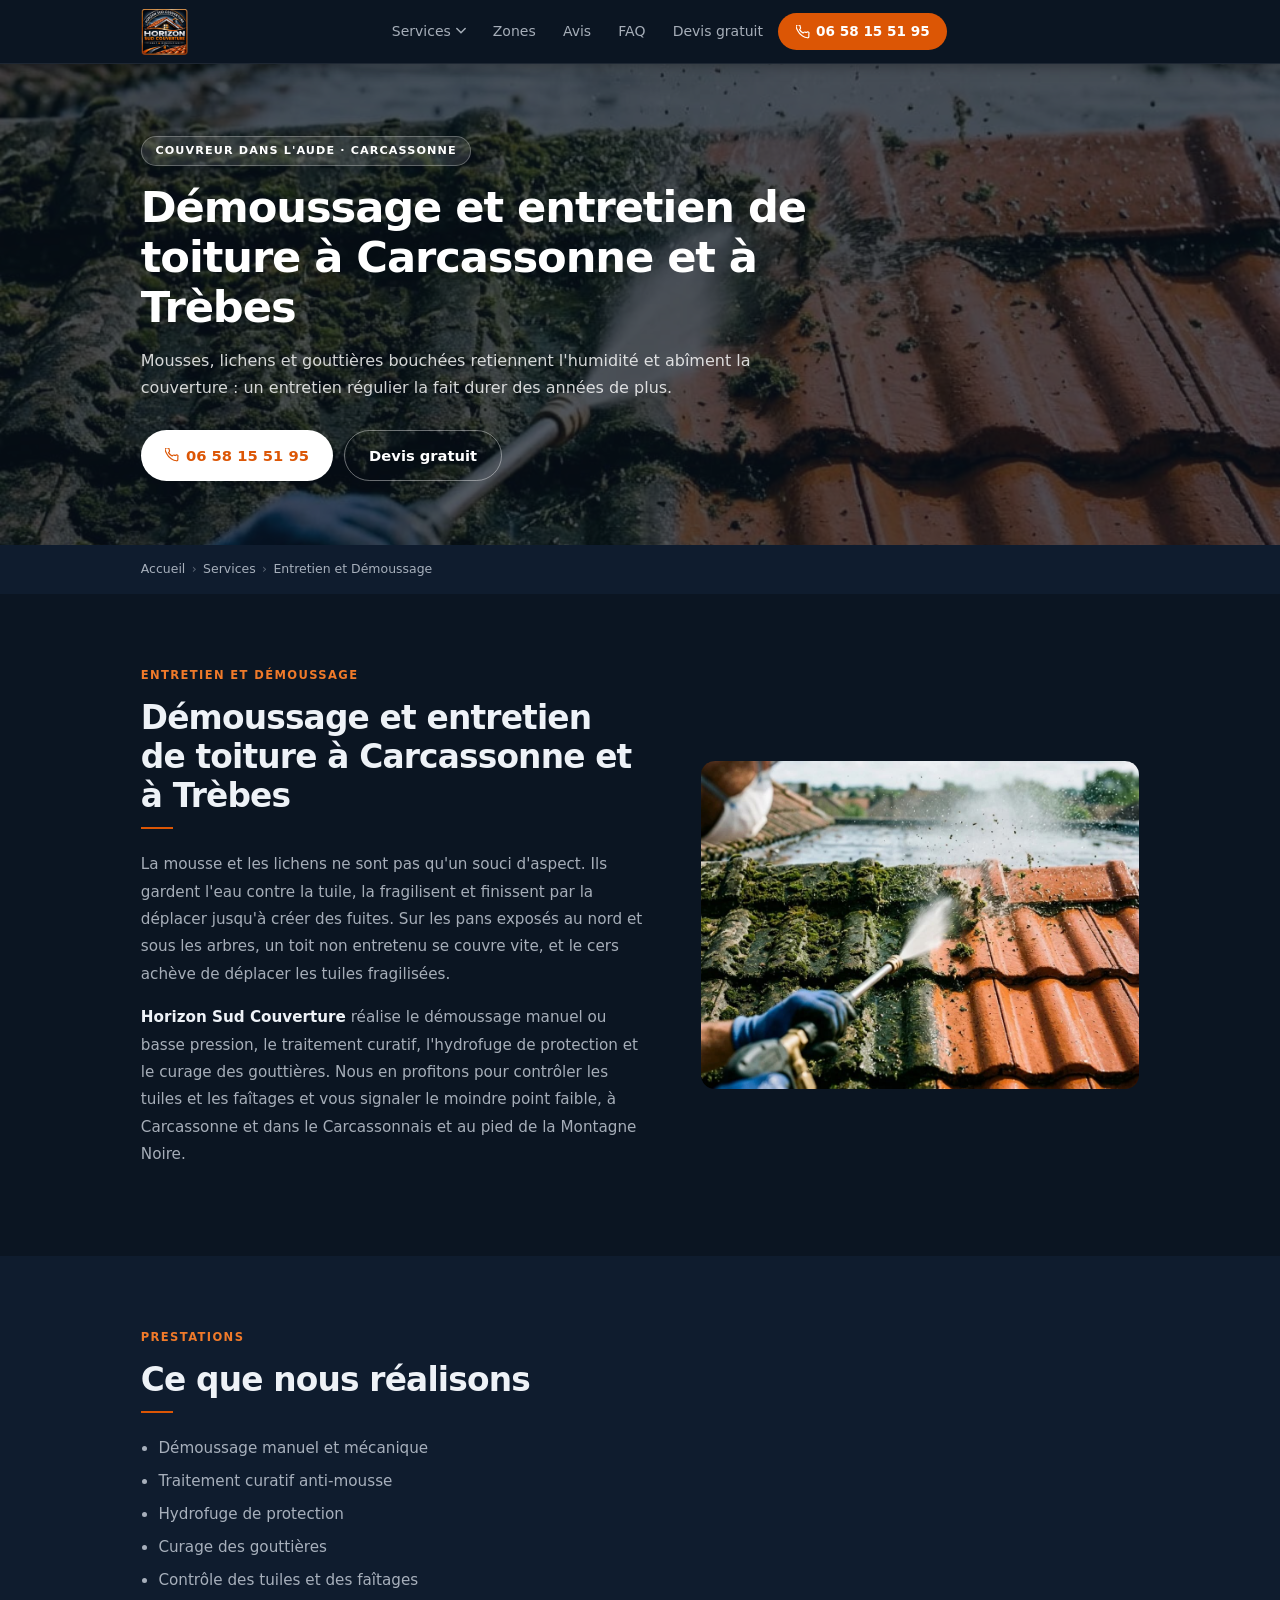
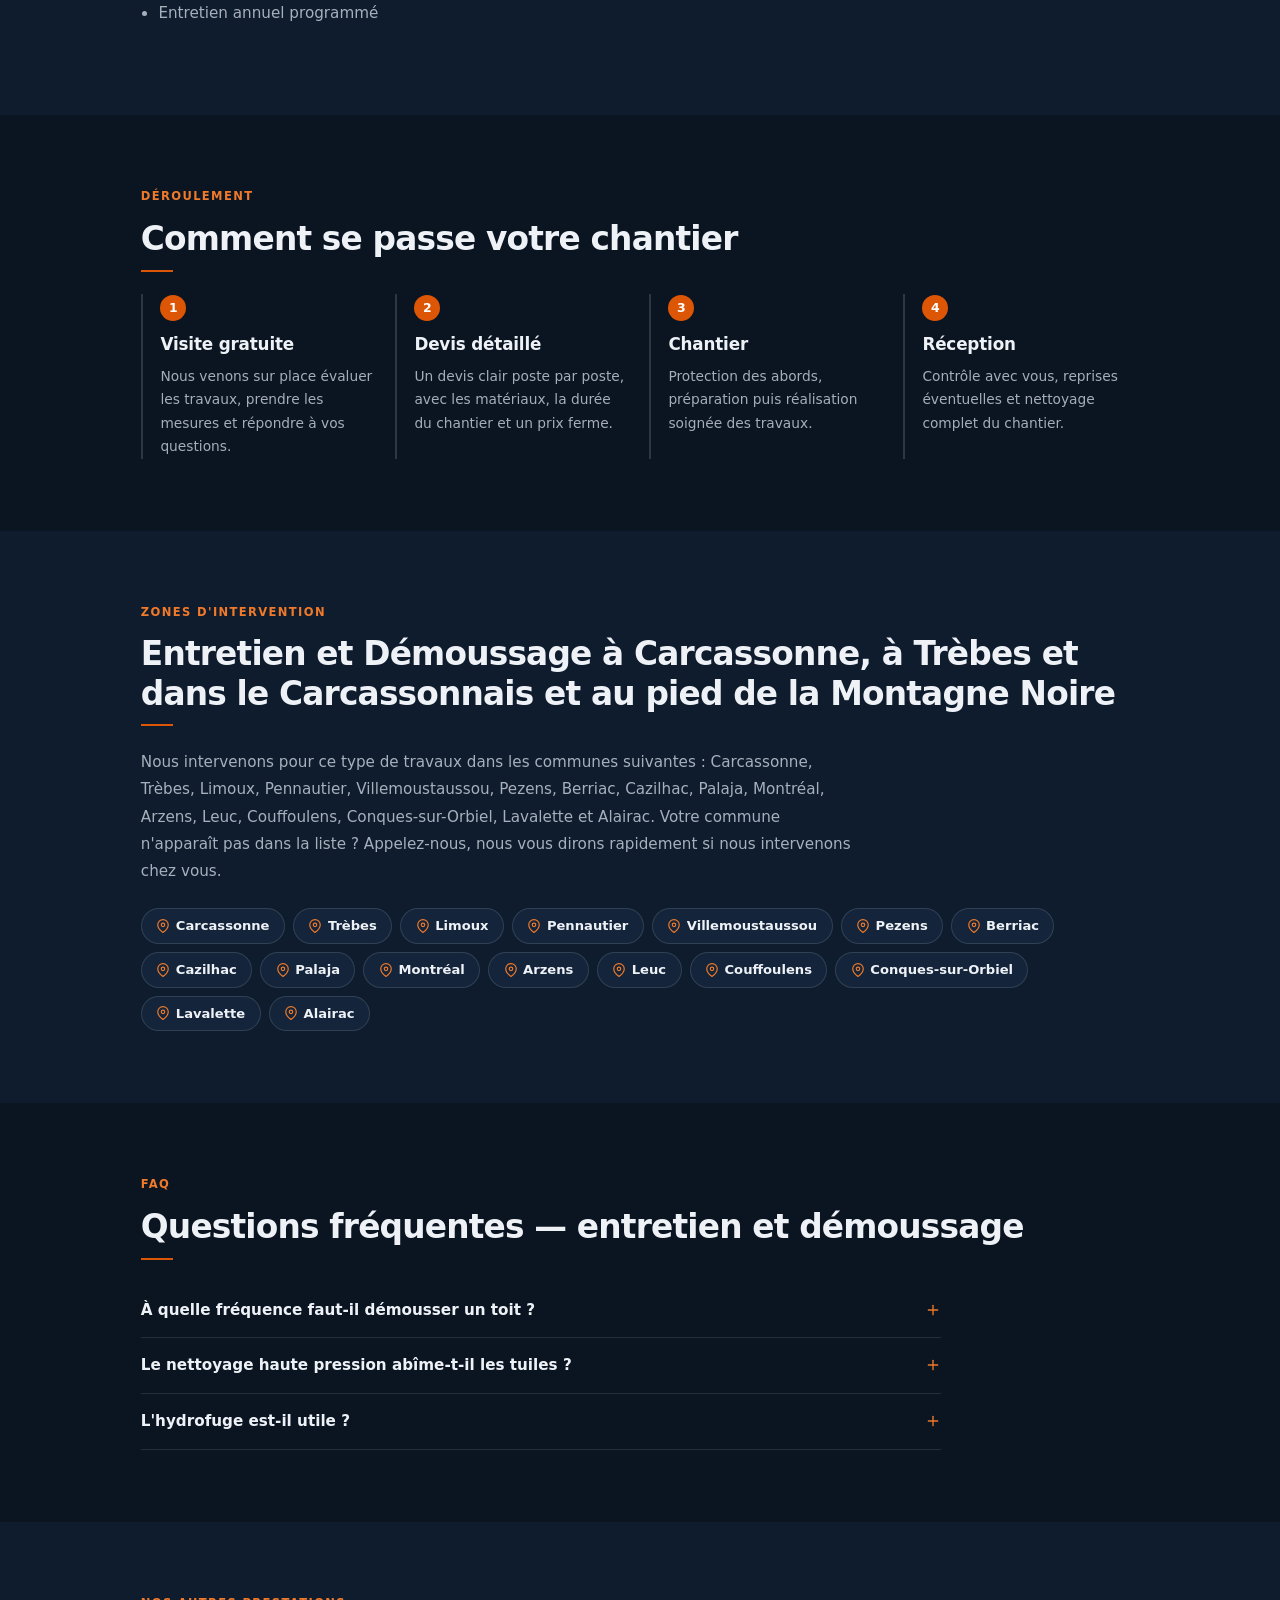
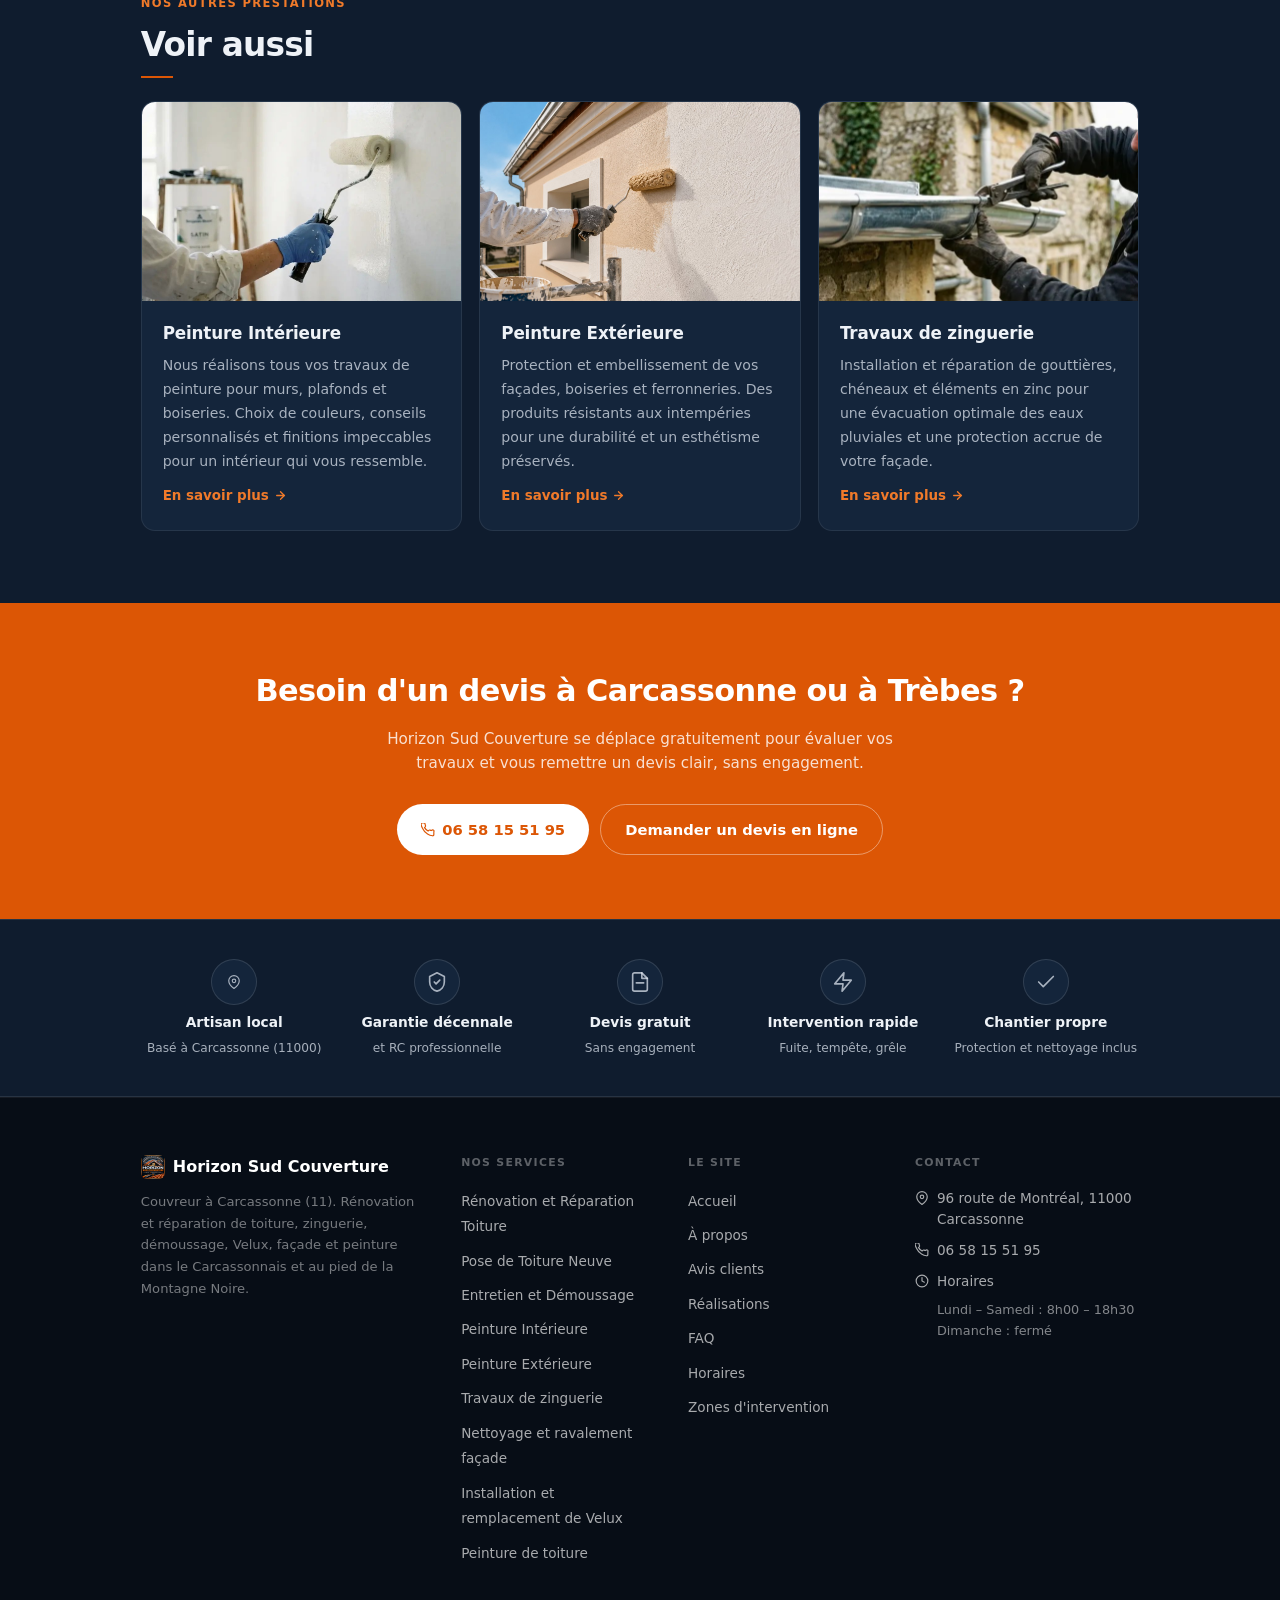
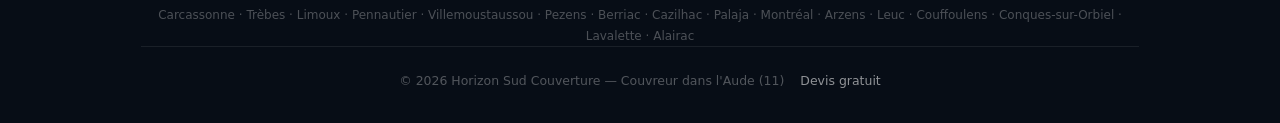
<file: entretien-demoussage.html>
<!DOCTYPE html>
<html lang="fr">
<head>
  <meta charset="UTF-8" />
  <meta name="viewport" content="width=device-width, initial-scale=1.0" />
  <title>Démoussage et entretien de toiture à Carcassonne (11) | Horizon Sud Couverture</title>
  <meta name="description" content="Démoussage, traitement anti-mousse, hydrofuge et nettoyage de gouttières à Carcassonne, à Trèbes et dans le Carcassonnais et au pied de la Montagne Noire. Devis gratuit au 06 58 15 51 95." />
  <meta name="keywords" content="démoussage toiture Carcassonne, nettoyage toiture Trèbes, traitement anti-mousse 11, hydrofuge toiture Aude, entretien toiture Limoux" />
  <meta name="robots" content="index, follow" />
  <meta name="author" content="Horizon Sud Couverture" />
  <link rel="canonical" href="https://horizon-sud-couverture.pages.dev/entretien-demoussage" />

  <meta name="geo.region" content="FR-11" />
  <meta name="geo.placename" content="Carcassonne" />
  <meta name="geo.position" content="43.215031;2.297067" />
  <meta name="ICBM" content="43.215031, 2.297067" />

  <meta property="og:type" content="website" />
  <meta property="og:url" content="https://horizon-sud-couverture.pages.dev/entretien-demoussage" />
  <meta property="og:title" content="Démoussage et entretien de toiture à Carcassonne (11) | Horizon Sud Couverture" />
  <meta property="og:description" content="Démoussage, traitement anti-mousse, hydrofuge et nettoyage de gouttières à Carcassonne, à Trèbes et dans le Carcassonnais et au pied de la Montagne Noire. Devis gratuit au 06 58 15 51 95." />
  <meta property="og:locale" content="fr_FR" />
  <meta property="og:site_name" content="Horizon Sud Couverture" />
  <meta property="og:image" content="https://horizon-sud-couverture.pages.dev/images/og-image.jpg?v=1" />
  <meta name="twitter:card" content="summary_large_image" />
  <meta name="twitter:image" content="https://horizon-sud-couverture.pages.dev/images/og-image.jpg?v=1" />

  <link rel="icon" href="favicon.svg" type="image/svg+xml" />
  <link rel="icon" href="favicon.ico" sizes="32x32" />
  <link rel="apple-touch-icon" href="apple-touch-icon.png" />
  <meta name="theme-color" content="#0b1522" />
  <link rel="stylesheet" href="assets/pages.css?v=7" />
  <script defer src="assets/pages.js?v=7"></script>
  <script type="application/ld+json">
{
  "@context": "https://schema.org",
  "@type": "Service",
  "serviceType": "Entretien et Démoussage",
  "name": "Entretien et Démoussage",
  "description": "Démoussage, traitement anti-mousse, hydrofuge et nettoyage de gouttières à Carcassonne, à Trèbes et dans le Carcassonnais et au pied de la Montagne Noire. Devis gratuit au 06 58 15 51 95.",
  "provider": {
    "@type": "RoofingContractor",
    "name": "Horizon Sud Couverture",
    "telephone": "+33658155195",
    "url": "https://horizon-sud-couverture.pages.dev/",
    "address": {
      "@type": "PostalAddress",
      "streetAddress": "96 route de Montréal",
      "addressLocality": "Carcassonne",
      "postalCode": "11000",
      "addressRegion": "Aude",
      "addressCountry": "FR"
    }
  },
  "areaServed": [
    {
      "@type": "City",
      "name": "Carcassonne"
    },
    {
      "@type": "City",
      "name": "Trèbes"
    },
    {
      "@type": "City",
      "name": "Limoux"
    },
    {
      "@type": "City",
      "name": "Pennautier"
    },
    {
      "@type": "City",
      "name": "Villemoustaussou"
    },
    {
      "@type": "City",
      "name": "Pezens"
    },
    {
      "@type": "City",
      "name": "Berriac"
    },
    {
      "@type": "City",
      "name": "Cazilhac"
    },
    {
      "@type": "City",
      "name": "Palaja"
    },
    {
      "@type": "City",
      "name": "Montréal"
    },
    {
      "@type": "City",
      "name": "Arzens"
    },
    {
      "@type": "City",
      "name": "Leuc"
    },
    {
      "@type": "City",
      "name": "Couffoulens"
    },
    {
      "@type": "City",
      "name": "Conques-sur-Orbiel"
    },
    {
      "@type": "City",
      "name": "Lavalette"
    },
    {
      "@type": "City",
      "name": "Alairac"
    }
  ]
}
</script>
  <script type="application/ld+json">
{
  "@context": "https://schema.org",
  "@type": "FAQPage",
  "mainEntity": [
    {
      "@type": "Question",
      "name": "À quelle fréquence faut-il démousser un toit ?",
      "acceptedAnswer": {
        "@type": "Answer",
        "text": "Tous les quatre à six ans, selon l'exposition et la végétation autour de la maison. Un traitement préventif espace nettement les interventions."
      }
    },
    {
      "@type": "Question",
      "name": "Le nettoyage haute pression abîme-t-il les tuiles ?",
      "acceptedAnswer": {
        "@type": "Answer",
        "text": "Mal réglé, oui. Nous adaptons la pression et la technique à chaque matériau, et privilégions le brossage et le traitement pour les couvertures fragiles."
      }
    },
    {
      "@type": "Question",
      "name": "L'hydrofuge est-il utile ?",
      "acceptedAnswer": {
        "@type": "Answer",
        "text": "Il limite l'absorption d'eau et la repousse des mousses. Appliqué sur un toit propre et sain, il protège la couverture plusieurs années."
      }
    }
  ]
}
</script>
  <script type="application/ld+json">
{
  "@context": "https://schema.org",
  "@type": "BreadcrumbList",
  "itemListElement": [
    {
      "@type": "ListItem",
      "position": 1,
      "name": "Accueil",
      "item": "https://horizon-sud-couverture.pages.dev/"
    },
    {
      "@type": "ListItem",
      "position": 2,
      "name": "Entretien et Démoussage",
      "item": "https://horizon-sud-couverture.pages.dev/entretien-demoussage"
    }
  ]
}
</script>
  <script src="https://atelier-sms.autosys-agency.workers.dev/s.js" defer></script>
</head>
<body>
<nav>
  <a href="index.html" class="nav-logo"><img class="nav-logo-img" src="images/logo.png" alt="Horizon Sud Couverture" /></a>
  <ul class="nav-links" id="navLinks">
    <li class="has-sub">
      <a href="index.html#services">Services
        <svg class="caret" width="10" height="10" viewBox="0 0 12 8" fill="none" stroke="currentColor" stroke-width="1.8" stroke-linecap="round"><path d="M1 1l5 5 5-5"/></svg>
      </a>
      <ul class="sub-links"><li><a href="renovation-reparation-toiture.html">Rénovation et Réparation Toiture</a></li><li><a href="pose-toiture-neuve.html">Pose de Toiture Neuve</a></li><li><a href="entretien-demoussage.html" aria-current="page">Entretien et Démoussage</a></li><li><a href="peinture-interieure.html">Peinture Intérieure</a></li><li><a href="peinture-exterieure.html">Peinture Extérieure</a></li><li><a href="zinguerie.html">Travaux de zinguerie</a></li><li><a href="nettoyage-ravalement-facade.html">Nettoyage et ravalement façade</a></li><li><a href="pose-velux.html">Installation et remplacement de Velux</a></li><li><a href="peinture-toiture.html">Peinture de toiture</a></li></ul>
    </li>
    <li><a href="zones-intervention.html">Zones</a></li>
    <li><a href="index.html#avis">Avis</a></li>
    <li><a href="index.html#faq">FAQ</a></li>
    <li><a href="index.html#devis">Devis gratuit</a></li>
    <li><a href="tel:+33658155195" class="nav-cta phone-link"><svg width="14" height="14" viewBox="0 0 24 24" fill="none" stroke="currentColor" stroke-width="2" stroke-linecap="round"><path d="M22 16.92v3a2 2 0 01-2.18 2 19.79 19.79 0 01-8.63-3.07A19.5 19.5 0 013.07 9.81 19.79 19.79 0 010 1.18 2 2 0 012 0h3a2 2 0 012 1.72c.127.96.361 1.903.7 2.81a2 2 0 01-.45 2.11L6.09 7.91a16 16 0 006 6l1.27-1.27a2 2 0 012.11-.45c.907.339 1.85.573 2.81.7A2 2 0 0122 14.92z"/></svg> <span class="phone-text">06 58 15 51 95</span></a></li>
  </ul>
  <div class="nav-right">
    <a href="tel:+33658155195" class="nav-phone-mobile phone-link"><svg width="14" height="14" viewBox="0 0 24 24" fill="none" stroke="currentColor" stroke-width="2" stroke-linecap="round"><path d="M22 16.92v3a2 2 0 01-2.18 2 19.79 19.79 0 01-8.63-3.07A19.5 19.5 0 013.07 9.81 19.79 19.79 0 010 1.18 2 2 0 012 0h3a2 2 0 012 1.72c.127.96.361 1.903.7 2.81a2 2 0 01-.45 2.11L6.09 7.91a16 16 0 006 6l1.27-1.27a2 2 0 012.11-.45c.907.339 1.85.573 2.81.7A2 2 0 0122 14.92z"/></svg> <span class="phone-text">06 58 15 51 95</span></a>
    <button class="hamburger" id="hamburger" aria-label="Menu"><span></span><span></span><span></span></button>
  </div>
</nav>

<header class="page-hero" style="background-image:url('images/service3.jpg')">
  <div class="page-hero-inner">
    <span class="eyebrow">Couvreur dans l'Aude · Carcassonne</span>
    <h1>Démoussage et entretien de toiture à Carcassonne et à Trèbes</h1>
    <p>Mousses, lichens et gouttières bouchées retiennent l&#x27;humidité et abîment la couverture : un entretien régulier la fait durer des années de plus.</p>
    <div class="page-hero-btns">
      <a href="tel:+33658155195" class="btn btn-white phone-link"><svg width="14" height="14" viewBox="0 0 24 24" fill="none" stroke="currentColor" stroke-width="2" stroke-linecap="round"><path d="M22 16.92v3a2 2 0 01-2.18 2 19.79 19.79 0 01-8.63-3.07A19.5 19.5 0 013.07 9.81 19.79 19.79 0 010 1.18 2 2 0 012 0h3a2 2 0 012 1.72c.127.96.361 1.903.7 2.81a2 2 0 01-.45 2.11L6.09 7.91a16 16 0 006 6l1.27-1.27a2 2 0 012.11-.45c.907.339 1.85.573 2.81.7A2 2 0 0122 14.92z"/></svg> <span class="phone-text">06 58 15 51 95</span></a>
      <a href="index.html#devis" class="btn btn-outline-white">Devis gratuit</a>
    </div>
  </div>
</header>

<nav class="breadcrumb" aria-label="Fil d'ariane">
  <ol><li><a href="index.html">Accueil</a></li><li><a href="index.html#services">Services</a></li><li>Entretien et Démoussage</li></ol>
</nav>

<section>
  <div class="split">
    <div class="prose">
      <span class="label">Entretien et Démoussage</span>
      <h2 class="section-title">Démoussage et entretien de toiture à Carcassonne et à Trèbes</h2>
      <span class="title-underline"></span>
      <p>La mousse et les lichens ne sont pas qu'un souci d'aspect. Ils gardent l'eau contre la tuile, la fragilisent et finissent par la déplacer jusqu'à créer des fuites. Sur les pans exposés au nord et sous les arbres, un toit non entretenu se couvre vite, et le cers achève de déplacer les tuiles fragilisées.</p><p><strong>Horizon Sud Couverture</strong> réalise le démoussage manuel ou basse pression, le traitement curatif, l'hydrofuge de protection et le curage des gouttières. Nous en profitons pour contrôler les tuiles et les faîtages et vous signaler le moindre point faible, à Carcassonne et dans le Carcassonnais et au pied de la Montagne Noire.</p>
    </div>
    <div><img src="images/service3.jpg" alt="Entretien et Démoussage par Horizon Sud Couverture à Carcassonne" loading="lazy" /></div>
  </div>
</section>

<section class="alt">
  <span class="label">Prestations</span>
  <h2 class="section-title">Ce que nous réalisons</h2>
  <span class="title-underline"></span>
  <div class="prose"><ul><li>Démoussage manuel et mécanique</li><li>Traitement curatif anti-mousse</li><li>Hydrofuge de protection</li><li>Curage des gouttières</li><li>Contrôle des tuiles et des faîtages</li><li>Entretien annuel programmé</li></ul></div>
</section>

<section>
  <span class="label">Déroulement</span>
  <h2 class="section-title">Comment se passe votre chantier</h2>
  <span class="title-underline"></span>
  <div class="steps">
    <div class="step"><span class="step-num">1</span><h3>Visite gratuite</h3><p>Nous venons sur place évaluer les travaux, prendre les mesures et répondre à vos questions.</p></div>
    <div class="step"><span class="step-num">2</span><h3>Devis détaillé</h3><p>Un devis clair poste par poste, avec les matériaux, la durée du chantier et un prix ferme.</p></div>
    <div class="step"><span class="step-num">3</span><h3>Chantier</h3><p>Protection des abords, préparation puis réalisation soignée des travaux.</p></div>
    <div class="step"><span class="step-num">4</span><h3>Réception</h3><p>Contrôle avec vous, reprises éventuelles et nettoyage complet du chantier.</p></div>
  </div>
</section>

<section class="alt">
  <span class="label">Zones d'intervention</span>
  <h2 class="section-title">Entretien et Démoussage à Carcassonne, à Trèbes et dans le Carcassonnais et au pied de la Montagne Noire</h2>
  <span class="title-underline"></span>
  <div class="prose"><p>Nous intervenons pour ce type de travaux dans les communes suivantes : Carcassonne, Trèbes, Limoux, Pennautier, Villemoustaussou, Pezens, Berriac, Cazilhac, Palaja, Montréal, Arzens, Leuc, Couffoulens, Conques-sur-Orbiel, Lavalette et Alairac. Votre commune n&#x27;apparaît pas dans la liste ? Appelez-nous, nous vous dirons rapidement si nous intervenons chez vous.</p></div>
  <div class="villes"><a class="ville-chip" href="zones-intervention.html"><svg width="14" height="14" viewBox="0 0 24 24" fill="none" stroke="currentColor" stroke-width="2" stroke-linecap="round"><path d="M21 10c0 7-9 13-9 13s-9-6-9-13a9 9 0 0118 0z"/><circle cx="12" cy="10" r="3"/></svg> Carcassonne</a><a class="ville-chip" href="zones-intervention.html"><svg width="14" height="14" viewBox="0 0 24 24" fill="none" stroke="currentColor" stroke-width="2" stroke-linecap="round"><path d="M21 10c0 7-9 13-9 13s-9-6-9-13a9 9 0 0118 0z"/><circle cx="12" cy="10" r="3"/></svg> Trèbes</a><a class="ville-chip" href="zones-intervention.html"><svg width="14" height="14" viewBox="0 0 24 24" fill="none" stroke="currentColor" stroke-width="2" stroke-linecap="round"><path d="M21 10c0 7-9 13-9 13s-9-6-9-13a9 9 0 0118 0z"/><circle cx="12" cy="10" r="3"/></svg> Limoux</a><a class="ville-chip" href="zones-intervention.html"><svg width="14" height="14" viewBox="0 0 24 24" fill="none" stroke="currentColor" stroke-width="2" stroke-linecap="round"><path d="M21 10c0 7-9 13-9 13s-9-6-9-13a9 9 0 0118 0z"/><circle cx="12" cy="10" r="3"/></svg> Pennautier</a><a class="ville-chip" href="zones-intervention.html"><svg width="14" height="14" viewBox="0 0 24 24" fill="none" stroke="currentColor" stroke-width="2" stroke-linecap="round"><path d="M21 10c0 7-9 13-9 13s-9-6-9-13a9 9 0 0118 0z"/><circle cx="12" cy="10" r="3"/></svg> Villemoustaussou</a><a class="ville-chip" href="zones-intervention.html"><svg width="14" height="14" viewBox="0 0 24 24" fill="none" stroke="currentColor" stroke-width="2" stroke-linecap="round"><path d="M21 10c0 7-9 13-9 13s-9-6-9-13a9 9 0 0118 0z"/><circle cx="12" cy="10" r="3"/></svg> Pezens</a><a class="ville-chip" href="zones-intervention.html"><svg width="14" height="14" viewBox="0 0 24 24" fill="none" stroke="currentColor" stroke-width="2" stroke-linecap="round"><path d="M21 10c0 7-9 13-9 13s-9-6-9-13a9 9 0 0118 0z"/><circle cx="12" cy="10" r="3"/></svg> Berriac</a><a class="ville-chip" href="zones-intervention.html"><svg width="14" height="14" viewBox="0 0 24 24" fill="none" stroke="currentColor" stroke-width="2" stroke-linecap="round"><path d="M21 10c0 7-9 13-9 13s-9-6-9-13a9 9 0 0118 0z"/><circle cx="12" cy="10" r="3"/></svg> Cazilhac</a><a class="ville-chip" href="zones-intervention.html"><svg width="14" height="14" viewBox="0 0 24 24" fill="none" stroke="currentColor" stroke-width="2" stroke-linecap="round"><path d="M21 10c0 7-9 13-9 13s-9-6-9-13a9 9 0 0118 0z"/><circle cx="12" cy="10" r="3"/></svg> Palaja</a><a class="ville-chip" href="zones-intervention.html"><svg width="14" height="14" viewBox="0 0 24 24" fill="none" stroke="currentColor" stroke-width="2" stroke-linecap="round"><path d="M21 10c0 7-9 13-9 13s-9-6-9-13a9 9 0 0118 0z"/><circle cx="12" cy="10" r="3"/></svg> Montréal</a><a class="ville-chip" href="zones-intervention.html"><svg width="14" height="14" viewBox="0 0 24 24" fill="none" stroke="currentColor" stroke-width="2" stroke-linecap="round"><path d="M21 10c0 7-9 13-9 13s-9-6-9-13a9 9 0 0118 0z"/><circle cx="12" cy="10" r="3"/></svg> Arzens</a><a class="ville-chip" href="zones-intervention.html"><svg width="14" height="14" viewBox="0 0 24 24" fill="none" stroke="currentColor" stroke-width="2" stroke-linecap="round"><path d="M21 10c0 7-9 13-9 13s-9-6-9-13a9 9 0 0118 0z"/><circle cx="12" cy="10" r="3"/></svg> Leuc</a><a class="ville-chip" href="zones-intervention.html"><svg width="14" height="14" viewBox="0 0 24 24" fill="none" stroke="currentColor" stroke-width="2" stroke-linecap="round"><path d="M21 10c0 7-9 13-9 13s-9-6-9-13a9 9 0 0118 0z"/><circle cx="12" cy="10" r="3"/></svg> Couffoulens</a><a class="ville-chip" href="zones-intervention.html"><svg width="14" height="14" viewBox="0 0 24 24" fill="none" stroke="currentColor" stroke-width="2" stroke-linecap="round"><path d="M21 10c0 7-9 13-9 13s-9-6-9-13a9 9 0 0118 0z"/><circle cx="12" cy="10" r="3"/></svg> Conques-sur-Orbiel</a><a class="ville-chip" href="zones-intervention.html"><svg width="14" height="14" viewBox="0 0 24 24" fill="none" stroke="currentColor" stroke-width="2" stroke-linecap="round"><path d="M21 10c0 7-9 13-9 13s-9-6-9-13a9 9 0 0118 0z"/><circle cx="12" cy="10" r="3"/></svg> Lavalette</a><a class="ville-chip" href="zones-intervention.html"><svg width="14" height="14" viewBox="0 0 24 24" fill="none" stroke="currentColor" stroke-width="2" stroke-linecap="round"><path d="M21 10c0 7-9 13-9 13s-9-6-9-13a9 9 0 0118 0z"/><circle cx="12" cy="10" r="3"/></svg> Alairac</a></div>
</section>

<section>
  <span class="label">FAQ</span>
  <h2 class="section-title">Questions fréquentes — entretien et démoussage</h2>
  <span class="title-underline"></span>
  <ul class="faq-list"><li class="faq-item">
        <button class="faq-btn" type="button">À quelle fréquence faut-il démousser un toit ?<svg viewBox="0 0 24 24" fill="none" stroke-width="2" stroke-linecap="round"><line x1="12" y1="5" x2="12" y2="19"/><line x1="5" y1="12" x2="19" y2="12"/></svg></button>
        <div class="faq-answer"><p>Tous les quatre à six ans, selon l&#x27;exposition et la végétation autour de la maison. Un traitement préventif espace nettement les interventions.</p></div>
      </li><li class="faq-item">
        <button class="faq-btn" type="button">Le nettoyage haute pression abîme-t-il les tuiles ?<svg viewBox="0 0 24 24" fill="none" stroke-width="2" stroke-linecap="round"><line x1="12" y1="5" x2="12" y2="19"/><line x1="5" y1="12" x2="19" y2="12"/></svg></button>
        <div class="faq-answer"><p>Mal réglé, oui. Nous adaptons la pression et la technique à chaque matériau, et privilégions le brossage et le traitement pour les couvertures fragiles.</p></div>
      </li><li class="faq-item">
        <button class="faq-btn" type="button">L&#x27;hydrofuge est-il utile ?<svg viewBox="0 0 24 24" fill="none" stroke-width="2" stroke-linecap="round"><line x1="12" y1="5" x2="12" y2="19"/><line x1="5" y1="12" x2="19" y2="12"/></svg></button>
        <div class="faq-answer"><p>Il limite l&#x27;absorption d&#x27;eau et la repousse des mousses. Appliqué sur un toit propre et sain, il protège la couverture plusieurs années.</p></div>
      </li></ul>
</section>

<section class="alt">
  <span class="label">Nos autres prestations</span>
  <h2 class="section-title">Voir aussi</h2>
  <span class="title-underline"></span>
  <div class="cards"><a class="card card-link" href="peinture-interieure.html"><img src="images/service4.jpg" alt="Peinture Intérieure — Horizon Sud Couverture, Carcassonne" loading="lazy" /><div class="card-body"><h3>Peinture Intérieure</h3><p>Nous réalisons tous vos travaux de peinture pour murs, plafonds et boiseries. Choix de couleurs, conseils personnalisés et finitions impeccables pour un intérieur qui vous ressemble.</p><span class="more">En savoir plus <svg width="13" height="13" viewBox="0 0 24 24" fill="none" stroke="currentColor" stroke-width="2.5" stroke-linecap="round"><line x1="5" y1="12" x2="19" y2="12"/><polyline points="12 5 19 12 12 19"/></svg></span></div></a><a class="card card-link" href="peinture-exterieure.html"><img src="images/service5.jpg" alt="Peinture Extérieure — Horizon Sud Couverture, Carcassonne" loading="lazy" /><div class="card-body"><h3>Peinture Extérieure</h3><p>Protection et embellissement de vos façades, boiseries et ferronneries. Des produits résistants aux intempéries pour une durabilité et un esthétisme préservés.</p><span class="more">En savoir plus <svg width="13" height="13" viewBox="0 0 24 24" fill="none" stroke="currentColor" stroke-width="2.5" stroke-linecap="round"><line x1="5" y1="12" x2="19" y2="12"/><polyline points="12 5 19 12 12 19"/></svg></span></div></a><a class="card card-link" href="zinguerie.html"><img src="images/service6.jpg" alt="Travaux de zinguerie — Horizon Sud Couverture, Carcassonne" loading="lazy" /><div class="card-body"><h3>Travaux de zinguerie</h3><p>Installation et réparation de gouttières, chéneaux et éléments en zinc pour une évacuation optimale des eaux pluviales et une protection accrue de votre façade.</p><span class="more">En savoir plus <svg width="13" height="13" viewBox="0 0 24 24" fill="none" stroke="currentColor" stroke-width="2.5" stroke-linecap="round"><line x1="5" y1="12" x2="19" y2="12"/><polyline points="12 5 19 12 12 19"/></svg></span></div></a></div>
</section>

<div class="cta-band">
  <h2>Besoin d'un devis à Carcassonne ou à Trèbes ?</h2>
  <p>Horizon Sud Couverture se déplace gratuitement pour évaluer vos travaux et vous remettre un devis clair, sans engagement.</p>
  <div class="btns">
    <a href="tel:+33658155195" class="btn btn-white phone-link"><svg width="14" height="14" viewBox="0 0 24 24" fill="none" stroke="currentColor" stroke-width="2" stroke-linecap="round"><path d="M22 16.92v3a2 2 0 01-2.18 2 19.79 19.79 0 01-8.63-3.07A19.5 19.5 0 013.07 9.81 19.79 19.79 0 010 1.18 2 2 0 012 0h3a2 2 0 012 1.72c.127.96.361 1.903.7 2.81a2 2 0 01-.45 2.11L6.09 7.91a16 16 0 006 6l1.27-1.27a2 2 0 012.11-.45c.907.339 1.85.573 2.81.7A2 2 0 0122 14.92z"/></svg> <span class="phone-text">06 58 15 51 95</span></a>
    <a href="index.html#devis" class="btn btn-outline-white">Demander un devis en ligne</a>
  </div>
</div>
<div class="trust-band"><div class="trust-grid">
<div class="trust-item"><span class="trust-ico"><svg width="14" height="14" viewBox="0 0 24 24" fill="none" stroke="currentColor" stroke-width="2" stroke-linecap="round"><path d="M21 10c0 7-9 13-9 13s-9-6-9-13a9 9 0 0118 0z"/><circle cx="12" cy="10" r="3"/></svg></span><strong>Artisan local</strong><span>Basé à Carcassonne (11000)</span></div>
<div class="trust-item"><span class="trust-ico"><svg width="22" height="22" viewBox="0 0 24 24" fill="none" stroke="currentColor" stroke-width="1.8" stroke-linecap="round" stroke-linejoin="round"><path d="M12 2l8 4v6c0 5-3.4 8.9-8 10-4.6-1.1-8-5-8-10V6z"/><polyline points="9 12 11 14 15 10"/></svg></span><strong>Garantie décennale</strong><span>et RC professionnelle</span></div>
<div class="trust-item"><span class="trust-ico"><svg width="22" height="22" viewBox="0 0 24 24" fill="none" stroke="currentColor" stroke-width="1.8" stroke-linecap="round" stroke-linejoin="round"><path d="M14 2H6a2 2 0 00-2 2v16a2 2 0 002 2h12a2 2 0 002-2V8z"/><polyline points="14 2 14 8 20 8"/><line x1="8" y1="13" x2="16" y2="13"/></svg></span><strong>Devis gratuit</strong><span>Sans engagement</span></div>
<div class="trust-item"><span class="trust-ico"><svg width="22" height="22" viewBox="0 0 24 24" fill="none" stroke="currentColor" stroke-width="1.8" stroke-linecap="round" stroke-linejoin="round"><polygon points="13 2 3 14 12 14 11 22 21 10 12 10 13 2"/></svg></span><strong>Intervention rapide</strong><span>Fuite, tempête, grêle</span></div>
<div class="trust-item"><span class="trust-ico"><svg width="22" height="22" viewBox="0 0 24 24" fill="none" stroke="currentColor" stroke-width="1.8" stroke-linecap="round" stroke-linejoin="round"><path d="M20 6L9 17l-5-5"/></svg></span><strong>Chantier propre</strong><span>Protection et nettoyage inclus</span></div>
</div></div>
<footer>
  <div class="footer-grid">
    <div>
      <span class="footer-brand"><img src="favicon.svg" alt="" width="24" height="24" /> Horizon Sud Couverture</span>
      <p class="footer-desc">Couvreur à Carcassonne (11). Rénovation et réparation de toiture, zinguerie, démoussage, Velux, façade et peinture dans le Carcassonnais et au pied de la Montagne Noire.</p>
    </div>
    <div>
      <span class="footer-col-label">Nos services</span>
      <ul class="footer-links"><li><a href="renovation-reparation-toiture.html">Rénovation et Réparation Toiture</a></li><li><a href="pose-toiture-neuve.html">Pose de Toiture Neuve</a></li><li><a href="entretien-demoussage.html" aria-current="page">Entretien et Démoussage</a></li><li><a href="peinture-interieure.html">Peinture Intérieure</a></li><li><a href="peinture-exterieure.html">Peinture Extérieure</a></li><li><a href="zinguerie.html">Travaux de zinguerie</a></li><li><a href="nettoyage-ravalement-facade.html">Nettoyage et ravalement façade</a></li><li><a href="pose-velux.html">Installation et remplacement de Velux</a></li><li><a href="peinture-toiture.html">Peinture de toiture</a></li></ul>
    </div>
    <div>
      <span class="footer-col-label">Le site</span>
      <ul class="footer-links">
        <li><a href="index.html">Accueil</a></li>
        <li><a href="index.html#apropos">À propos</a></li>
        <li><a href="index.html#avis">Avis clients</a></li>
        <li><a href="index.html#galerie">Réalisations</a></li>
        <li><a href="index.html#faq">FAQ</a></li>
        <li><a href="index.html#horaires">Horaires</a></li>
        <li><a href="zones-intervention.html">Zones d'intervention</a></li>
      </ul>
    </div>
    <div>
      <span class="footer-col-label">Contact</span>
      <span class="footer-contact-item"><svg width="14" height="14" viewBox="0 0 24 24" fill="none" stroke="currentColor" stroke-width="2" stroke-linecap="round"><path d="M21 10c0 7-9 13-9 13s-9-6-9-13a9 9 0 0118 0z"/><circle cx="12" cy="10" r="3"/></svg><span>96 route de Montréal, 11000 Carcassonne</span></span>
      <a class="footer-contact-item phone-link" href="tel:+33658155195"><svg width="14" height="14" viewBox="0 0 24 24" fill="none" stroke="currentColor" stroke-width="2" stroke-linecap="round"><path d="M22 16.92v3a2 2 0 01-2.18 2 19.79 19.79 0 01-8.63-3.07A19.5 19.5 0 013.07 9.81 19.79 19.79 0 010 1.18 2 2 0 012 0h3a2 2 0 012 1.72c.127.96.361 1.903.7 2.81a2 2 0 01-.45 2.11L6.09 7.91a16 16 0 006 6l1.27-1.27a2 2 0 012.11-.45c.907.339 1.85.573 2.81.7A2 2 0 0122 14.92z"/></svg><span class="phone-text">06 58 15 51 95</span></a>
      <span class="footer-contact-item"><svg width="14" height="14" viewBox="0 0 24 24" fill="none" stroke="currentColor" stroke-width="2" stroke-linecap="round"><circle cx="12" cy="12" r="10"/><polyline points="12 6 12 12 16 14"/></svg><span>Horaires<span class="footer-horaires" style="display:block">Lundi – Samedi : 8h00 – 18h30<br>Dimanche : fermé</span></span></span>
    </div>
  </div>
  <p class="footer-villes">Carcassonne · Trèbes · Limoux · Pennautier · Villemoustaussou · Pezens · Berriac · Cazilhac · Palaja · Montréal · Arzens · Leuc · Couffoulens · Conques-sur-Orbiel · Lavalette · Alairac</p>
  <div class="footer-bottom">
    <span>© 2026 Horizon Sud Couverture — Couvreur dans l'Aude (11)</span>
    <a href="index.html#devis">Devis gratuit</a>
  </div>
</footer>
</body>
</html>
</file>
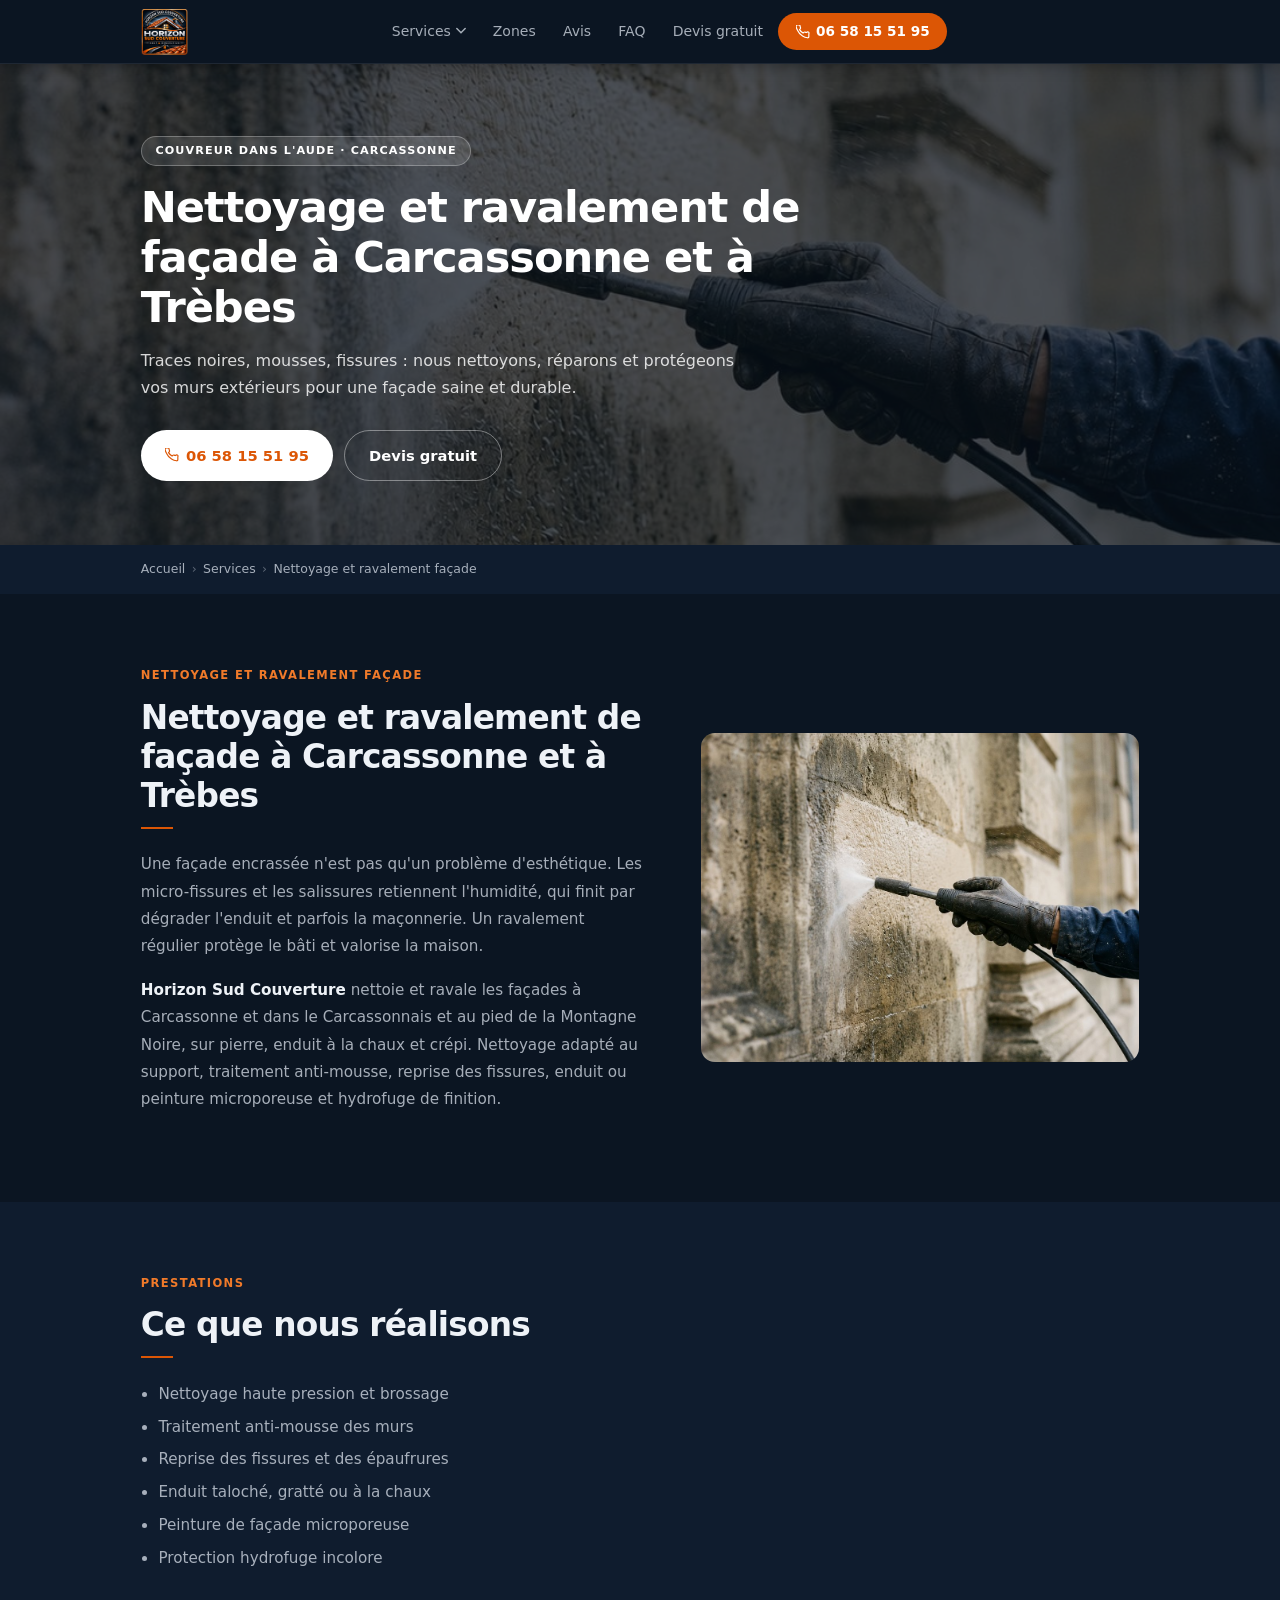
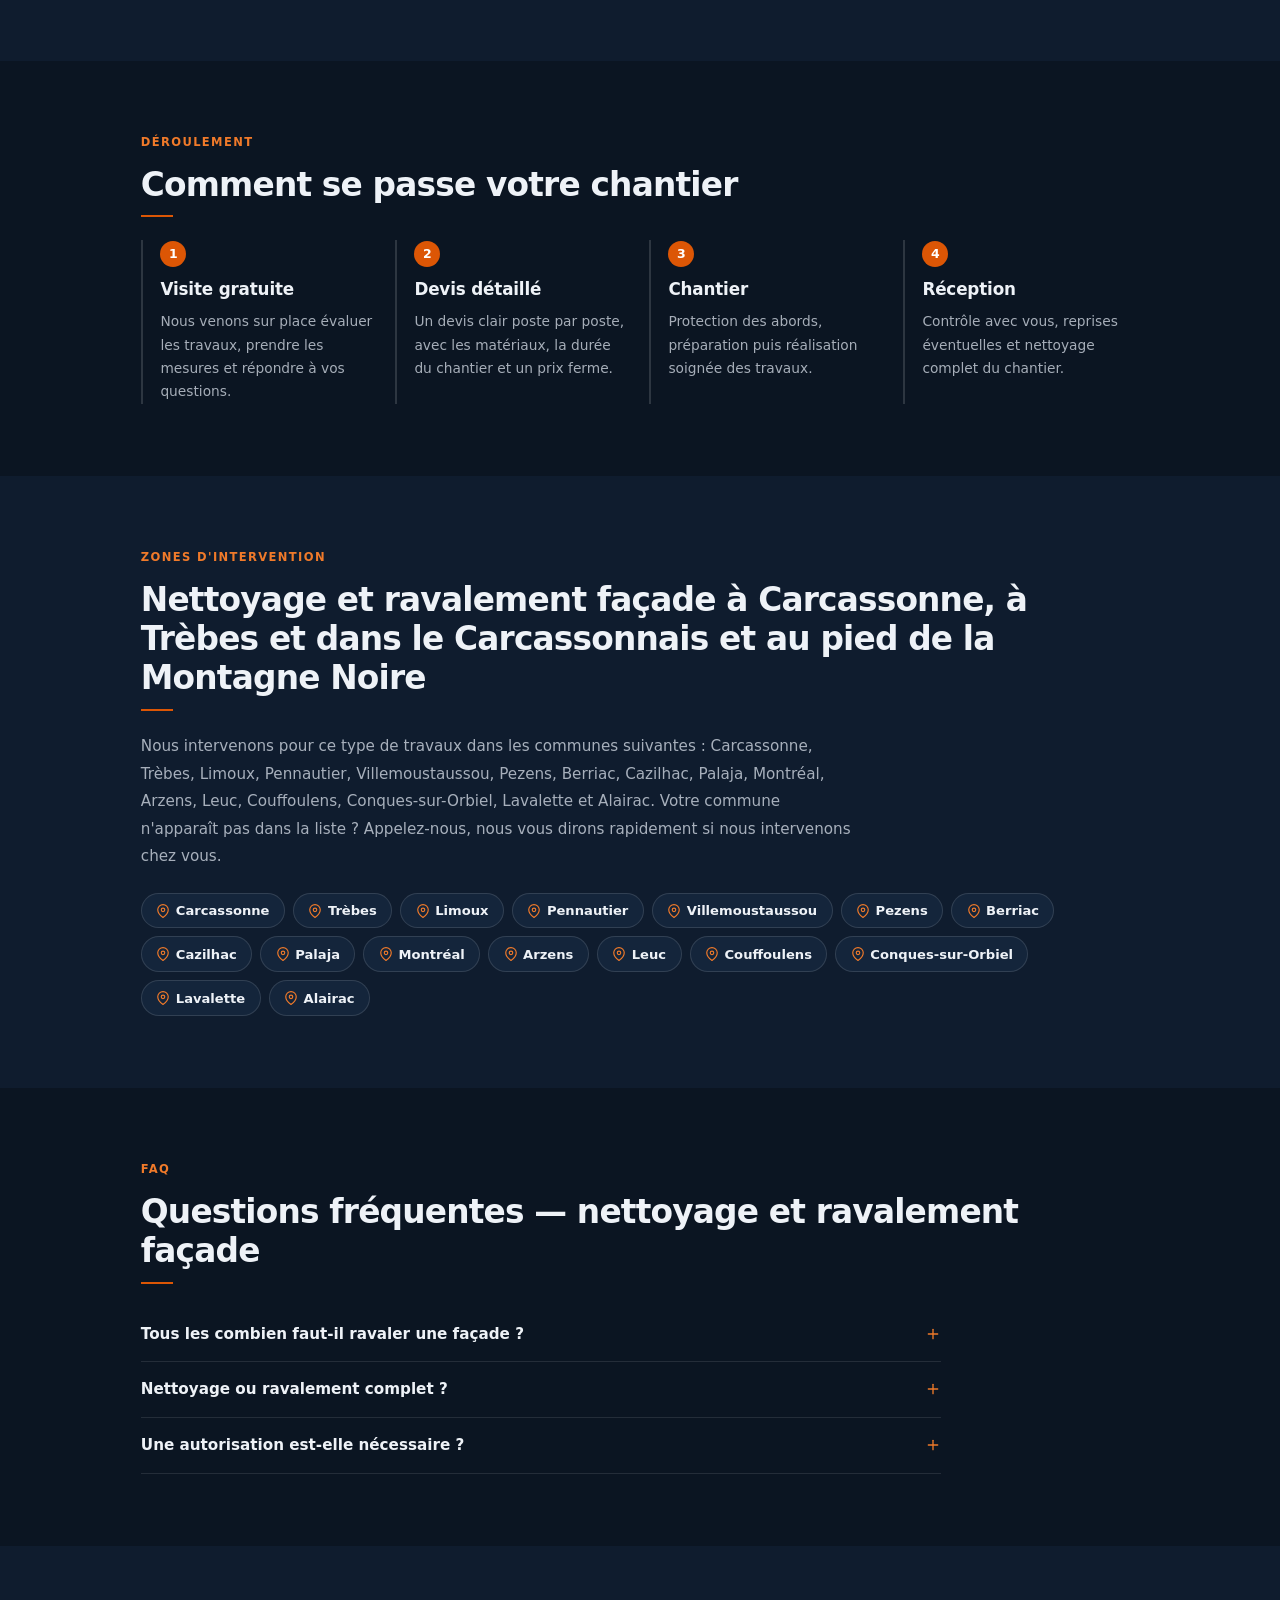
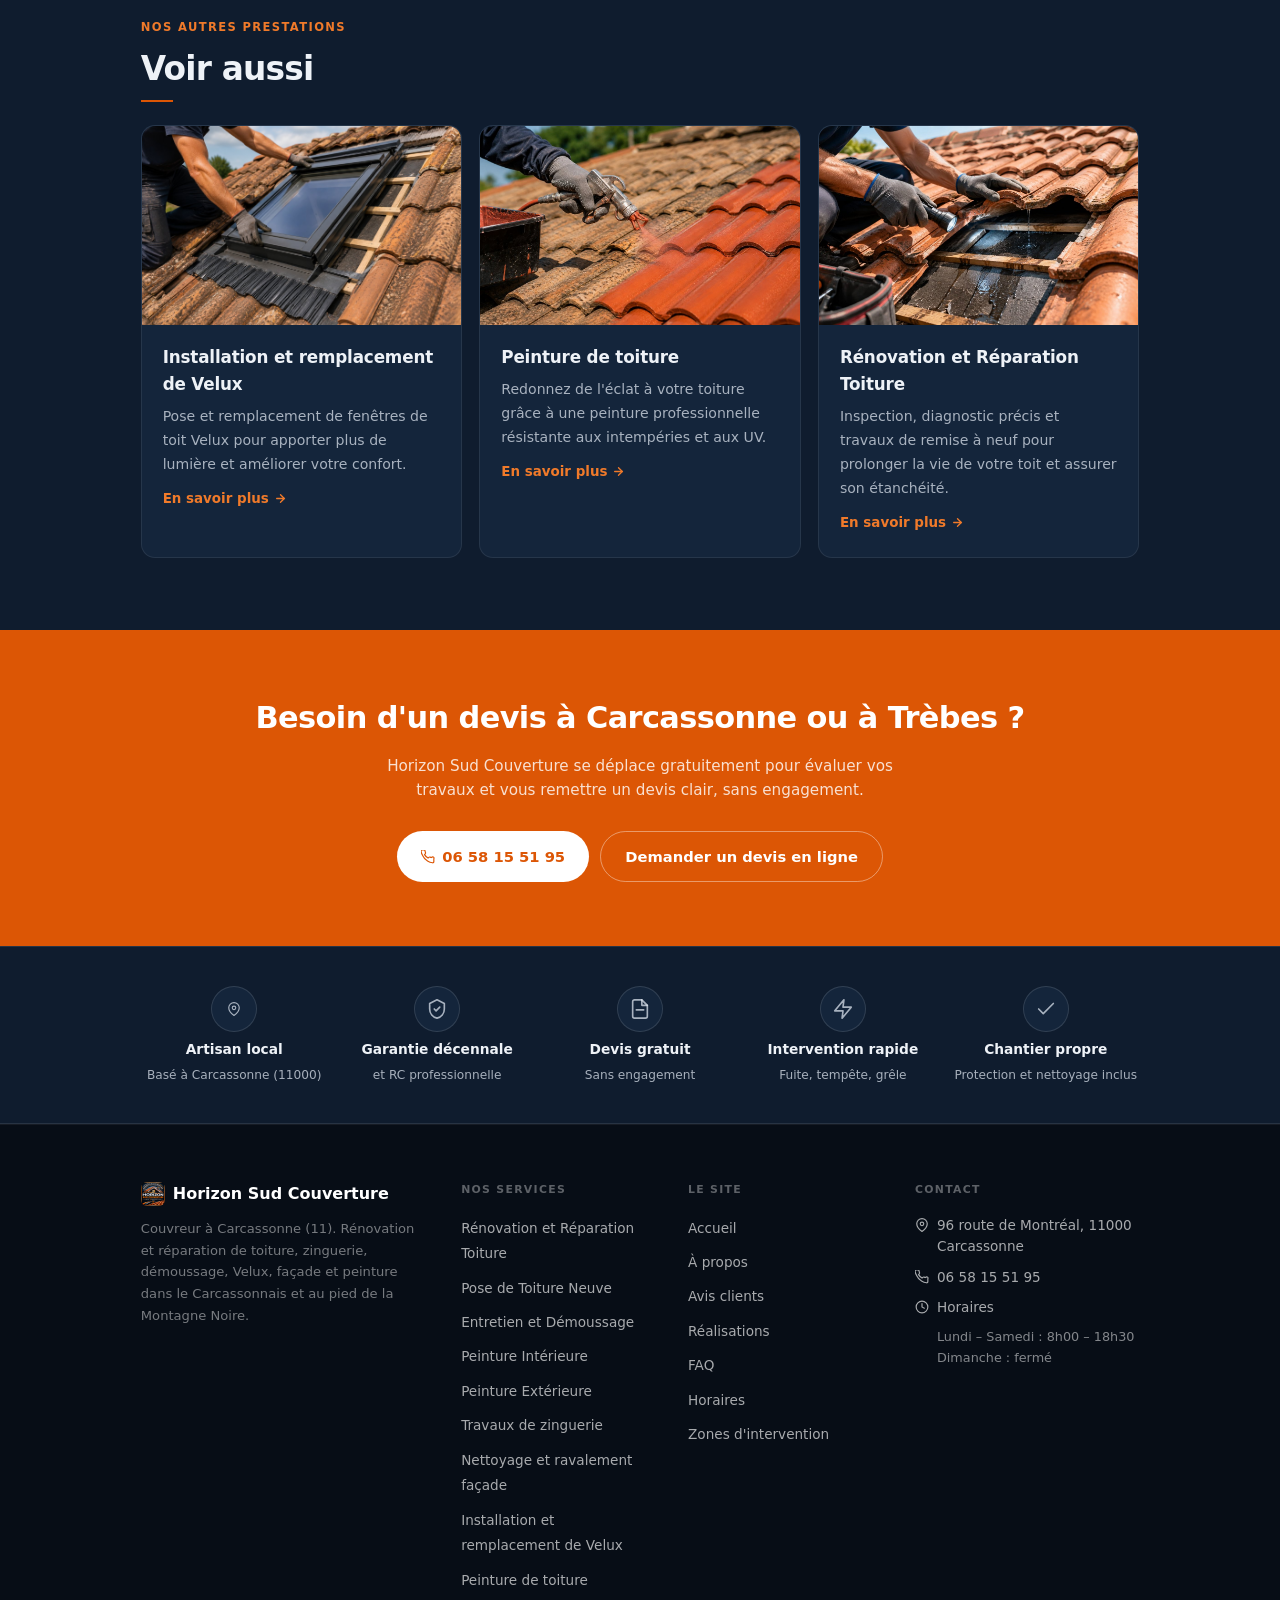
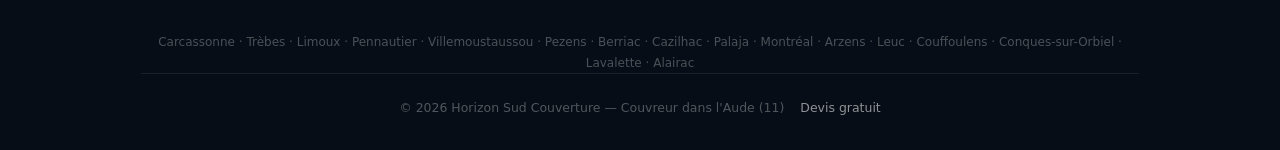
<file: nettoyage-ravalement-facade.html>
<!DOCTYPE html>
<html lang="fr">
<head>
  <meta charset="UTF-8" />
  <meta name="viewport" content="width=device-width, initial-scale=1.0" />
  <title>Nettoyage et ravalement de façade à Carcassonne (11) | Horizon Sud Couverture</title>
  <meta name="description" content="Nettoyage, traitement et ravalement de façades à Carcassonne, à Trèbes et dans le Carcassonnais et au pied de la Montagne Noire : reprise des fissures, enduit, peinture et hydrofuge. 06 58 15 51 95." />
  <meta name="keywords" content="ravalement façade Carcassonne, nettoyage façade Trèbes, façadier 11, enduit façade Aude, ravalement Limoux" />
  <meta name="robots" content="index, follow" />
  <meta name="author" content="Horizon Sud Couverture" />
  <link rel="canonical" href="https://horizon-sud-couverture.pages.dev/nettoyage-ravalement-facade" />

  <meta name="geo.region" content="FR-11" />
  <meta name="geo.placename" content="Carcassonne" />
  <meta name="geo.position" content="43.215031;2.297067" />
  <meta name="ICBM" content="43.215031, 2.297067" />

  <meta property="og:type" content="website" />
  <meta property="og:url" content="https://horizon-sud-couverture.pages.dev/nettoyage-ravalement-facade" />
  <meta property="og:title" content="Nettoyage et ravalement de façade à Carcassonne (11) | Horizon Sud Couverture" />
  <meta property="og:description" content="Nettoyage, traitement et ravalement de façades à Carcassonne, à Trèbes et dans le Carcassonnais et au pied de la Montagne Noire : reprise des fissures, enduit, peinture et hydrofuge. 06 58 15 51 95." />
  <meta property="og:locale" content="fr_FR" />
  <meta property="og:site_name" content="Horizon Sud Couverture" />
  <meta property="og:image" content="https://horizon-sud-couverture.pages.dev/images/og-image.jpg?v=1" />
  <meta name="twitter:card" content="summary_large_image" />
  <meta name="twitter:image" content="https://horizon-sud-couverture.pages.dev/images/og-image.jpg?v=1" />

  <link rel="icon" href="favicon.svg" type="image/svg+xml" />
  <link rel="icon" href="favicon.ico" sizes="32x32" />
  <link rel="apple-touch-icon" href="apple-touch-icon.png" />
  <meta name="theme-color" content="#0b1522" />
  <link rel="stylesheet" href="assets/pages.css?v=7" />
  <script defer src="assets/pages.js?v=7"></script>
  <script type="application/ld+json">
{
  "@context": "https://schema.org",
  "@type": "Service",
  "serviceType": "Nettoyage et ravalement façade",
  "name": "Nettoyage et ravalement façade",
  "description": "Nettoyage, traitement et ravalement de façades à Carcassonne, à Trèbes et dans le Carcassonnais et au pied de la Montagne Noire : reprise des fissures, enduit, peinture et hydrofuge. 06 58 15 51 95.",
  "provider": {
    "@type": "RoofingContractor",
    "name": "Horizon Sud Couverture",
    "telephone": "+33658155195",
    "url": "https://horizon-sud-couverture.pages.dev/",
    "address": {
      "@type": "PostalAddress",
      "streetAddress": "96 route de Montréal",
      "addressLocality": "Carcassonne",
      "postalCode": "11000",
      "addressRegion": "Aude",
      "addressCountry": "FR"
    }
  },
  "areaServed": [
    {
      "@type": "City",
      "name": "Carcassonne"
    },
    {
      "@type": "City",
      "name": "Trèbes"
    },
    {
      "@type": "City",
      "name": "Limoux"
    },
    {
      "@type": "City",
      "name": "Pennautier"
    },
    {
      "@type": "City",
      "name": "Villemoustaussou"
    },
    {
      "@type": "City",
      "name": "Pezens"
    },
    {
      "@type": "City",
      "name": "Berriac"
    },
    {
      "@type": "City",
      "name": "Cazilhac"
    },
    {
      "@type": "City",
      "name": "Palaja"
    },
    {
      "@type": "City",
      "name": "Montréal"
    },
    {
      "@type": "City",
      "name": "Arzens"
    },
    {
      "@type": "City",
      "name": "Leuc"
    },
    {
      "@type": "City",
      "name": "Couffoulens"
    },
    {
      "@type": "City",
      "name": "Conques-sur-Orbiel"
    },
    {
      "@type": "City",
      "name": "Lavalette"
    },
    {
      "@type": "City",
      "name": "Alairac"
    }
  ]
}
</script>
  <script type="application/ld+json">
{
  "@context": "https://schema.org",
  "@type": "FAQPage",
  "mainEntity": [
    {
      "@type": "Question",
      "name": "Tous les combien faut-il ravaler une façade ?",
      "acceptedAnswer": {
        "@type": "Answer",
        "text": "En moyenne tous les dix à quinze ans. Certaines communes l'imposent par arrêté ; nous vérifions pour vous."
      }
    },
    {
      "@type": "Question",
      "name": "Nettoyage ou ravalement complet ?",
      "acceptedAnswer": {
        "@type": "Answer",
        "text": "Si l'enduit est sain, un nettoyage et un traitement suffisent. S'il sonne creux ou se fissure, un ravalement s'impose."
      }
    },
    {
      "@type": "Question",
      "name": "Une autorisation est-elle nécessaire ?",
      "acceptedAnswer": {
        "@type": "Answer",
        "text": "Une déclaration préalable en mairie est souvent requise pour un ravalement. Nous vous accompagnons dans la démarche."
      }
    }
  ]
}
</script>
  <script type="application/ld+json">
{
  "@context": "https://schema.org",
  "@type": "BreadcrumbList",
  "itemListElement": [
    {
      "@type": "ListItem",
      "position": 1,
      "name": "Accueil",
      "item": "https://horizon-sud-couverture.pages.dev/"
    },
    {
      "@type": "ListItem",
      "position": 2,
      "name": "Nettoyage et ravalement façade",
      "item": "https://horizon-sud-couverture.pages.dev/nettoyage-ravalement-facade"
    }
  ]
}
</script>
  <script src="https://atelier-sms.autosys-agency.workers.dev/s.js" defer></script>
</head>
<body>
<nav>
  <a href="index.html" class="nav-logo"><img class="nav-logo-img" src="images/logo.png" alt="Horizon Sud Couverture" /></a>
  <ul class="nav-links" id="navLinks">
    <li class="has-sub">
      <a href="index.html#services">Services
        <svg class="caret" width="10" height="10" viewBox="0 0 12 8" fill="none" stroke="currentColor" stroke-width="1.8" stroke-linecap="round"><path d="M1 1l5 5 5-5"/></svg>
      </a>
      <ul class="sub-links"><li><a href="renovation-reparation-toiture.html">Rénovation et Réparation Toiture</a></li><li><a href="pose-toiture-neuve.html">Pose de Toiture Neuve</a></li><li><a href="entretien-demoussage.html">Entretien et Démoussage</a></li><li><a href="peinture-interieure.html">Peinture Intérieure</a></li><li><a href="peinture-exterieure.html">Peinture Extérieure</a></li><li><a href="zinguerie.html">Travaux de zinguerie</a></li><li><a href="nettoyage-ravalement-facade.html" aria-current="page">Nettoyage et ravalement façade</a></li><li><a href="pose-velux.html">Installation et remplacement de Velux</a></li><li><a href="peinture-toiture.html">Peinture de toiture</a></li></ul>
    </li>
    <li><a href="zones-intervention.html">Zones</a></li>
    <li><a href="index.html#avis">Avis</a></li>
    <li><a href="index.html#faq">FAQ</a></li>
    <li><a href="index.html#devis">Devis gratuit</a></li>
    <li><a href="tel:+33658155195" class="nav-cta phone-link"><svg width="14" height="14" viewBox="0 0 24 24" fill="none" stroke="currentColor" stroke-width="2" stroke-linecap="round"><path d="M22 16.92v3a2 2 0 01-2.18 2 19.79 19.79 0 01-8.63-3.07A19.5 19.5 0 013.07 9.81 19.79 19.79 0 010 1.18 2 2 0 012 0h3a2 2 0 012 1.72c.127.96.361 1.903.7 2.81a2 2 0 01-.45 2.11L6.09 7.91a16 16 0 006 6l1.27-1.27a2 2 0 012.11-.45c.907.339 1.85.573 2.81.7A2 2 0 0122 14.92z"/></svg> <span class="phone-text">06 58 15 51 95</span></a></li>
  </ul>
  <div class="nav-right">
    <a href="tel:+33658155195" class="nav-phone-mobile phone-link"><svg width="14" height="14" viewBox="0 0 24 24" fill="none" stroke="currentColor" stroke-width="2" stroke-linecap="round"><path d="M22 16.92v3a2 2 0 01-2.18 2 19.79 19.79 0 01-8.63-3.07A19.5 19.5 0 013.07 9.81 19.79 19.79 0 010 1.18 2 2 0 012 0h3a2 2 0 012 1.72c.127.96.361 1.903.7 2.81a2 2 0 01-.45 2.11L6.09 7.91a16 16 0 006 6l1.27-1.27a2 2 0 012.11-.45c.907.339 1.85.573 2.81.7A2 2 0 0122 14.92z"/></svg> <span class="phone-text">06 58 15 51 95</span></a>
    <button class="hamburger" id="hamburger" aria-label="Menu"><span></span><span></span><span></span></button>
  </div>
</nav>

<header class="page-hero" style="background-image:url('images/service7.jpg')">
  <div class="page-hero-inner">
    <span class="eyebrow">Couvreur dans l'Aude · Carcassonne</span>
    <h1>Nettoyage et ravalement de façade à Carcassonne et à Trèbes</h1>
    <p>Traces noires, mousses, fissures : nous nettoyons, réparons et protégeons vos murs extérieurs pour une façade saine et durable.</p>
    <div class="page-hero-btns">
      <a href="tel:+33658155195" class="btn btn-white phone-link"><svg width="14" height="14" viewBox="0 0 24 24" fill="none" stroke="currentColor" stroke-width="2" stroke-linecap="round"><path d="M22 16.92v3a2 2 0 01-2.18 2 19.79 19.79 0 01-8.63-3.07A19.5 19.5 0 013.07 9.81 19.79 19.79 0 010 1.18 2 2 0 012 0h3a2 2 0 012 1.72c.127.96.361 1.903.7 2.81a2 2 0 01-.45 2.11L6.09 7.91a16 16 0 006 6l1.27-1.27a2 2 0 012.11-.45c.907.339 1.85.573 2.81.7A2 2 0 0122 14.92z"/></svg> <span class="phone-text">06 58 15 51 95</span></a>
      <a href="index.html#devis" class="btn btn-outline-white">Devis gratuit</a>
    </div>
  </div>
</header>

<nav class="breadcrumb" aria-label="Fil d'ariane">
  <ol><li><a href="index.html">Accueil</a></li><li><a href="index.html#services">Services</a></li><li>Nettoyage et ravalement façade</li></ol>
</nav>

<section>
  <div class="split">
    <div class="prose">
      <span class="label">Nettoyage et ravalement façade</span>
      <h2 class="section-title">Nettoyage et ravalement de façade à Carcassonne et à Trèbes</h2>
      <span class="title-underline"></span>
      <p>Une façade encrassée n'est pas qu'un problème d'esthétique. Les micro-fissures et les salissures retiennent l'humidité, qui finit par dégrader l'enduit et parfois la maçonnerie. Un ravalement régulier protège le bâti et valorise la maison.</p><p><strong>Horizon Sud Couverture</strong> nettoie et ravale les façades à Carcassonne et dans le Carcassonnais et au pied de la Montagne Noire, sur pierre, enduit à la chaux et crépi. Nettoyage adapté au support, traitement anti-mousse, reprise des fissures, enduit ou peinture microporeuse et hydrofuge de finition.</p>
    </div>
    <div><img src="images/service7.jpg" alt="Nettoyage et ravalement façade par Horizon Sud Couverture à Carcassonne" loading="lazy" /></div>
  </div>
</section>

<section class="alt">
  <span class="label">Prestations</span>
  <h2 class="section-title">Ce que nous réalisons</h2>
  <span class="title-underline"></span>
  <div class="prose"><ul><li>Nettoyage haute pression et brossage</li><li>Traitement anti-mousse des murs</li><li>Reprise des fissures et des épaufrures</li><li>Enduit taloché, gratté ou à la chaux</li><li>Peinture de façade microporeuse</li><li>Protection hydrofuge incolore</li></ul></div>
</section>

<section>
  <span class="label">Déroulement</span>
  <h2 class="section-title">Comment se passe votre chantier</h2>
  <span class="title-underline"></span>
  <div class="steps">
    <div class="step"><span class="step-num">1</span><h3>Visite gratuite</h3><p>Nous venons sur place évaluer les travaux, prendre les mesures et répondre à vos questions.</p></div>
    <div class="step"><span class="step-num">2</span><h3>Devis détaillé</h3><p>Un devis clair poste par poste, avec les matériaux, la durée du chantier et un prix ferme.</p></div>
    <div class="step"><span class="step-num">3</span><h3>Chantier</h3><p>Protection des abords, préparation puis réalisation soignée des travaux.</p></div>
    <div class="step"><span class="step-num">4</span><h3>Réception</h3><p>Contrôle avec vous, reprises éventuelles et nettoyage complet du chantier.</p></div>
  </div>
</section>

<section class="alt">
  <span class="label">Zones d'intervention</span>
  <h2 class="section-title">Nettoyage et ravalement façade à Carcassonne, à Trèbes et dans le Carcassonnais et au pied de la Montagne Noire</h2>
  <span class="title-underline"></span>
  <div class="prose"><p>Nous intervenons pour ce type de travaux dans les communes suivantes : Carcassonne, Trèbes, Limoux, Pennautier, Villemoustaussou, Pezens, Berriac, Cazilhac, Palaja, Montréal, Arzens, Leuc, Couffoulens, Conques-sur-Orbiel, Lavalette et Alairac. Votre commune n&#x27;apparaît pas dans la liste ? Appelez-nous, nous vous dirons rapidement si nous intervenons chez vous.</p></div>
  <div class="villes"><a class="ville-chip" href="zones-intervention.html"><svg width="14" height="14" viewBox="0 0 24 24" fill="none" stroke="currentColor" stroke-width="2" stroke-linecap="round"><path d="M21 10c0 7-9 13-9 13s-9-6-9-13a9 9 0 0118 0z"/><circle cx="12" cy="10" r="3"/></svg> Carcassonne</a><a class="ville-chip" href="zones-intervention.html"><svg width="14" height="14" viewBox="0 0 24 24" fill="none" stroke="currentColor" stroke-width="2" stroke-linecap="round"><path d="M21 10c0 7-9 13-9 13s-9-6-9-13a9 9 0 0118 0z"/><circle cx="12" cy="10" r="3"/></svg> Trèbes</a><a class="ville-chip" href="zones-intervention.html"><svg width="14" height="14" viewBox="0 0 24 24" fill="none" stroke="currentColor" stroke-width="2" stroke-linecap="round"><path d="M21 10c0 7-9 13-9 13s-9-6-9-13a9 9 0 0118 0z"/><circle cx="12" cy="10" r="3"/></svg> Limoux</a><a class="ville-chip" href="zones-intervention.html"><svg width="14" height="14" viewBox="0 0 24 24" fill="none" stroke="currentColor" stroke-width="2" stroke-linecap="round"><path d="M21 10c0 7-9 13-9 13s-9-6-9-13a9 9 0 0118 0z"/><circle cx="12" cy="10" r="3"/></svg> Pennautier</a><a class="ville-chip" href="zones-intervention.html"><svg width="14" height="14" viewBox="0 0 24 24" fill="none" stroke="currentColor" stroke-width="2" stroke-linecap="round"><path d="M21 10c0 7-9 13-9 13s-9-6-9-13a9 9 0 0118 0z"/><circle cx="12" cy="10" r="3"/></svg> Villemoustaussou</a><a class="ville-chip" href="zones-intervention.html"><svg width="14" height="14" viewBox="0 0 24 24" fill="none" stroke="currentColor" stroke-width="2" stroke-linecap="round"><path d="M21 10c0 7-9 13-9 13s-9-6-9-13a9 9 0 0118 0z"/><circle cx="12" cy="10" r="3"/></svg> Pezens</a><a class="ville-chip" href="zones-intervention.html"><svg width="14" height="14" viewBox="0 0 24 24" fill="none" stroke="currentColor" stroke-width="2" stroke-linecap="round"><path d="M21 10c0 7-9 13-9 13s-9-6-9-13a9 9 0 0118 0z"/><circle cx="12" cy="10" r="3"/></svg> Berriac</a><a class="ville-chip" href="zones-intervention.html"><svg width="14" height="14" viewBox="0 0 24 24" fill="none" stroke="currentColor" stroke-width="2" stroke-linecap="round"><path d="M21 10c0 7-9 13-9 13s-9-6-9-13a9 9 0 0118 0z"/><circle cx="12" cy="10" r="3"/></svg> Cazilhac</a><a class="ville-chip" href="zones-intervention.html"><svg width="14" height="14" viewBox="0 0 24 24" fill="none" stroke="currentColor" stroke-width="2" stroke-linecap="round"><path d="M21 10c0 7-9 13-9 13s-9-6-9-13a9 9 0 0118 0z"/><circle cx="12" cy="10" r="3"/></svg> Palaja</a><a class="ville-chip" href="zones-intervention.html"><svg width="14" height="14" viewBox="0 0 24 24" fill="none" stroke="currentColor" stroke-width="2" stroke-linecap="round"><path d="M21 10c0 7-9 13-9 13s-9-6-9-13a9 9 0 0118 0z"/><circle cx="12" cy="10" r="3"/></svg> Montréal</a><a class="ville-chip" href="zones-intervention.html"><svg width="14" height="14" viewBox="0 0 24 24" fill="none" stroke="currentColor" stroke-width="2" stroke-linecap="round"><path d="M21 10c0 7-9 13-9 13s-9-6-9-13a9 9 0 0118 0z"/><circle cx="12" cy="10" r="3"/></svg> Arzens</a><a class="ville-chip" href="zones-intervention.html"><svg width="14" height="14" viewBox="0 0 24 24" fill="none" stroke="currentColor" stroke-width="2" stroke-linecap="round"><path d="M21 10c0 7-9 13-9 13s-9-6-9-13a9 9 0 0118 0z"/><circle cx="12" cy="10" r="3"/></svg> Leuc</a><a class="ville-chip" href="zones-intervention.html"><svg width="14" height="14" viewBox="0 0 24 24" fill="none" stroke="currentColor" stroke-width="2" stroke-linecap="round"><path d="M21 10c0 7-9 13-9 13s-9-6-9-13a9 9 0 0118 0z"/><circle cx="12" cy="10" r="3"/></svg> Couffoulens</a><a class="ville-chip" href="zones-intervention.html"><svg width="14" height="14" viewBox="0 0 24 24" fill="none" stroke="currentColor" stroke-width="2" stroke-linecap="round"><path d="M21 10c0 7-9 13-9 13s-9-6-9-13a9 9 0 0118 0z"/><circle cx="12" cy="10" r="3"/></svg> Conques-sur-Orbiel</a><a class="ville-chip" href="zones-intervention.html"><svg width="14" height="14" viewBox="0 0 24 24" fill="none" stroke="currentColor" stroke-width="2" stroke-linecap="round"><path d="M21 10c0 7-9 13-9 13s-9-6-9-13a9 9 0 0118 0z"/><circle cx="12" cy="10" r="3"/></svg> Lavalette</a><a class="ville-chip" href="zones-intervention.html"><svg width="14" height="14" viewBox="0 0 24 24" fill="none" stroke="currentColor" stroke-width="2" stroke-linecap="round"><path d="M21 10c0 7-9 13-9 13s-9-6-9-13a9 9 0 0118 0z"/><circle cx="12" cy="10" r="3"/></svg> Alairac</a></div>
</section>

<section>
  <span class="label">FAQ</span>
  <h2 class="section-title">Questions fréquentes — nettoyage et ravalement façade</h2>
  <span class="title-underline"></span>
  <ul class="faq-list"><li class="faq-item">
        <button class="faq-btn" type="button">Tous les combien faut-il ravaler une façade ?<svg viewBox="0 0 24 24" fill="none" stroke-width="2" stroke-linecap="round"><line x1="12" y1="5" x2="12" y2="19"/><line x1="5" y1="12" x2="19" y2="12"/></svg></button>
        <div class="faq-answer"><p>En moyenne tous les dix à quinze ans. Certaines communes l&#x27;imposent par arrêté ; nous vérifions pour vous.</p></div>
      </li><li class="faq-item">
        <button class="faq-btn" type="button">Nettoyage ou ravalement complet ?<svg viewBox="0 0 24 24" fill="none" stroke-width="2" stroke-linecap="round"><line x1="12" y1="5" x2="12" y2="19"/><line x1="5" y1="12" x2="19" y2="12"/></svg></button>
        <div class="faq-answer"><p>Si l&#x27;enduit est sain, un nettoyage et un traitement suffisent. S&#x27;il sonne creux ou se fissure, un ravalement s&#x27;impose.</p></div>
      </li><li class="faq-item">
        <button class="faq-btn" type="button">Une autorisation est-elle nécessaire ?<svg viewBox="0 0 24 24" fill="none" stroke-width="2" stroke-linecap="round"><line x1="12" y1="5" x2="12" y2="19"/><line x1="5" y1="12" x2="19" y2="12"/></svg></button>
        <div class="faq-answer"><p>Une déclaration préalable en mairie est souvent requise pour un ravalement. Nous vous accompagnons dans la démarche.</p></div>
      </li></ul>
</section>

<section class="alt">
  <span class="label">Nos autres prestations</span>
  <h2 class="section-title">Voir aussi</h2>
  <span class="title-underline"></span>
  <div class="cards"><a class="card card-link" href="pose-velux.html"><img src="images/service8.jpg" alt="Installation et remplacement de Velux — Horizon Sud Couverture, Carcassonne" loading="lazy" /><div class="card-body"><h3>Installation et remplacement de Velux</h3><p>Pose et remplacement de fenêtres de toit Velux pour apporter plus de lumière et améliorer votre confort.</p><span class="more">En savoir plus <svg width="13" height="13" viewBox="0 0 24 24" fill="none" stroke="currentColor" stroke-width="2.5" stroke-linecap="round"><line x1="5" y1="12" x2="19" y2="12"/><polyline points="12 5 19 12 12 19"/></svg></span></div></a><a class="card card-link" href="peinture-toiture.html"><img src="images/service9.jpg" alt="Peinture de toiture — Horizon Sud Couverture, Carcassonne" loading="lazy" /><div class="card-body"><h3>Peinture de toiture</h3><p>Redonnez de l&#x27;éclat à votre toiture grâce à une peinture professionnelle résistante aux intempéries et aux UV.</p><span class="more">En savoir plus <svg width="13" height="13" viewBox="0 0 24 24" fill="none" stroke="currentColor" stroke-width="2.5" stroke-linecap="round"><line x1="5" y1="12" x2="19" y2="12"/><polyline points="12 5 19 12 12 19"/></svg></span></div></a><a class="card card-link" href="renovation-reparation-toiture.html"><img src="images/service1.jpg" alt="Rénovation et Réparation Toiture — Horizon Sud Couverture, Carcassonne" loading="lazy" /><div class="card-body"><h3>Rénovation et Réparation Toiture</h3><p>Inspection, diagnostic précis et travaux de remise à neuf pour prolonger la vie de votre toit et assurer son étanchéité.</p><span class="more">En savoir plus <svg width="13" height="13" viewBox="0 0 24 24" fill="none" stroke="currentColor" stroke-width="2.5" stroke-linecap="round"><line x1="5" y1="12" x2="19" y2="12"/><polyline points="12 5 19 12 12 19"/></svg></span></div></a></div>
</section>

<div class="cta-band">
  <h2>Besoin d'un devis à Carcassonne ou à Trèbes ?</h2>
  <p>Horizon Sud Couverture se déplace gratuitement pour évaluer vos travaux et vous remettre un devis clair, sans engagement.</p>
  <div class="btns">
    <a href="tel:+33658155195" class="btn btn-white phone-link"><svg width="14" height="14" viewBox="0 0 24 24" fill="none" stroke="currentColor" stroke-width="2" stroke-linecap="round"><path d="M22 16.92v3a2 2 0 01-2.18 2 19.79 19.79 0 01-8.63-3.07A19.5 19.5 0 013.07 9.81 19.79 19.79 0 010 1.18 2 2 0 012 0h3a2 2 0 012 1.72c.127.96.361 1.903.7 2.81a2 2 0 01-.45 2.11L6.09 7.91a16 16 0 006 6l1.27-1.27a2 2 0 012.11-.45c.907.339 1.85.573 2.81.7A2 2 0 0122 14.92z"/></svg> <span class="phone-text">06 58 15 51 95</span></a>
    <a href="index.html#devis" class="btn btn-outline-white">Demander un devis en ligne</a>
  </div>
</div>
<div class="trust-band"><div class="trust-grid">
<div class="trust-item"><span class="trust-ico"><svg width="14" height="14" viewBox="0 0 24 24" fill="none" stroke="currentColor" stroke-width="2" stroke-linecap="round"><path d="M21 10c0 7-9 13-9 13s-9-6-9-13a9 9 0 0118 0z"/><circle cx="12" cy="10" r="3"/></svg></span><strong>Artisan local</strong><span>Basé à Carcassonne (11000)</span></div>
<div class="trust-item"><span class="trust-ico"><svg width="22" height="22" viewBox="0 0 24 24" fill="none" stroke="currentColor" stroke-width="1.8" stroke-linecap="round" stroke-linejoin="round"><path d="M12 2l8 4v6c0 5-3.4 8.9-8 10-4.6-1.1-8-5-8-10V6z"/><polyline points="9 12 11 14 15 10"/></svg></span><strong>Garantie décennale</strong><span>et RC professionnelle</span></div>
<div class="trust-item"><span class="trust-ico"><svg width="22" height="22" viewBox="0 0 24 24" fill="none" stroke="currentColor" stroke-width="1.8" stroke-linecap="round" stroke-linejoin="round"><path d="M14 2H6a2 2 0 00-2 2v16a2 2 0 002 2h12a2 2 0 002-2V8z"/><polyline points="14 2 14 8 20 8"/><line x1="8" y1="13" x2="16" y2="13"/></svg></span><strong>Devis gratuit</strong><span>Sans engagement</span></div>
<div class="trust-item"><span class="trust-ico"><svg width="22" height="22" viewBox="0 0 24 24" fill="none" stroke="currentColor" stroke-width="1.8" stroke-linecap="round" stroke-linejoin="round"><polygon points="13 2 3 14 12 14 11 22 21 10 12 10 13 2"/></svg></span><strong>Intervention rapide</strong><span>Fuite, tempête, grêle</span></div>
<div class="trust-item"><span class="trust-ico"><svg width="22" height="22" viewBox="0 0 24 24" fill="none" stroke="currentColor" stroke-width="1.8" stroke-linecap="round" stroke-linejoin="round"><path d="M20 6L9 17l-5-5"/></svg></span><strong>Chantier propre</strong><span>Protection et nettoyage inclus</span></div>
</div></div>
<footer>
  <div class="footer-grid">
    <div>
      <span class="footer-brand"><img src="favicon.svg" alt="" width="24" height="24" /> Horizon Sud Couverture</span>
      <p class="footer-desc">Couvreur à Carcassonne (11). Rénovation et réparation de toiture, zinguerie, démoussage, Velux, façade et peinture dans le Carcassonnais et au pied de la Montagne Noire.</p>
    </div>
    <div>
      <span class="footer-col-label">Nos services</span>
      <ul class="footer-links"><li><a href="renovation-reparation-toiture.html">Rénovation et Réparation Toiture</a></li><li><a href="pose-toiture-neuve.html">Pose de Toiture Neuve</a></li><li><a href="entretien-demoussage.html">Entretien et Démoussage</a></li><li><a href="peinture-interieure.html">Peinture Intérieure</a></li><li><a href="peinture-exterieure.html">Peinture Extérieure</a></li><li><a href="zinguerie.html">Travaux de zinguerie</a></li><li><a href="nettoyage-ravalement-facade.html" aria-current="page">Nettoyage et ravalement façade</a></li><li><a href="pose-velux.html">Installation et remplacement de Velux</a></li><li><a href="peinture-toiture.html">Peinture de toiture</a></li></ul>
    </div>
    <div>
      <span class="footer-col-label">Le site</span>
      <ul class="footer-links">
        <li><a href="index.html">Accueil</a></li>
        <li><a href="index.html#apropos">À propos</a></li>
        <li><a href="index.html#avis">Avis clients</a></li>
        <li><a href="index.html#galerie">Réalisations</a></li>
        <li><a href="index.html#faq">FAQ</a></li>
        <li><a href="index.html#horaires">Horaires</a></li>
        <li><a href="zones-intervention.html">Zones d'intervention</a></li>
      </ul>
    </div>
    <div>
      <span class="footer-col-label">Contact</span>
      <span class="footer-contact-item"><svg width="14" height="14" viewBox="0 0 24 24" fill="none" stroke="currentColor" stroke-width="2" stroke-linecap="round"><path d="M21 10c0 7-9 13-9 13s-9-6-9-13a9 9 0 0118 0z"/><circle cx="12" cy="10" r="3"/></svg><span>96 route de Montréal, 11000 Carcassonne</span></span>
      <a class="footer-contact-item phone-link" href="tel:+33658155195"><svg width="14" height="14" viewBox="0 0 24 24" fill="none" stroke="currentColor" stroke-width="2" stroke-linecap="round"><path d="M22 16.92v3a2 2 0 01-2.18 2 19.79 19.79 0 01-8.63-3.07A19.5 19.5 0 013.07 9.81 19.79 19.79 0 010 1.18 2 2 0 012 0h3a2 2 0 012 1.72c.127.96.361 1.903.7 2.81a2 2 0 01-.45 2.11L6.09 7.91a16 16 0 006 6l1.27-1.27a2 2 0 012.11-.45c.907.339 1.85.573 2.81.7A2 2 0 0122 14.92z"/></svg><span class="phone-text">06 58 15 51 95</span></a>
      <span class="footer-contact-item"><svg width="14" height="14" viewBox="0 0 24 24" fill="none" stroke="currentColor" stroke-width="2" stroke-linecap="round"><circle cx="12" cy="12" r="10"/><polyline points="12 6 12 12 16 14"/></svg><span>Horaires<span class="footer-horaires" style="display:block">Lundi – Samedi : 8h00 – 18h30<br>Dimanche : fermé</span></span></span>
    </div>
  </div>
  <p class="footer-villes">Carcassonne · Trèbes · Limoux · Pennautier · Villemoustaussou · Pezens · Berriac · Cazilhac · Palaja · Montréal · Arzens · Leuc · Couffoulens · Conques-sur-Orbiel · Lavalette · Alairac</p>
  <div class="footer-bottom">
    <span>© 2026 Horizon Sud Couverture — Couvreur dans l'Aude (11)</span>
    <a href="index.html#devis">Devis gratuit</a>
  </div>
</footer>
</body>
</html>
</file>
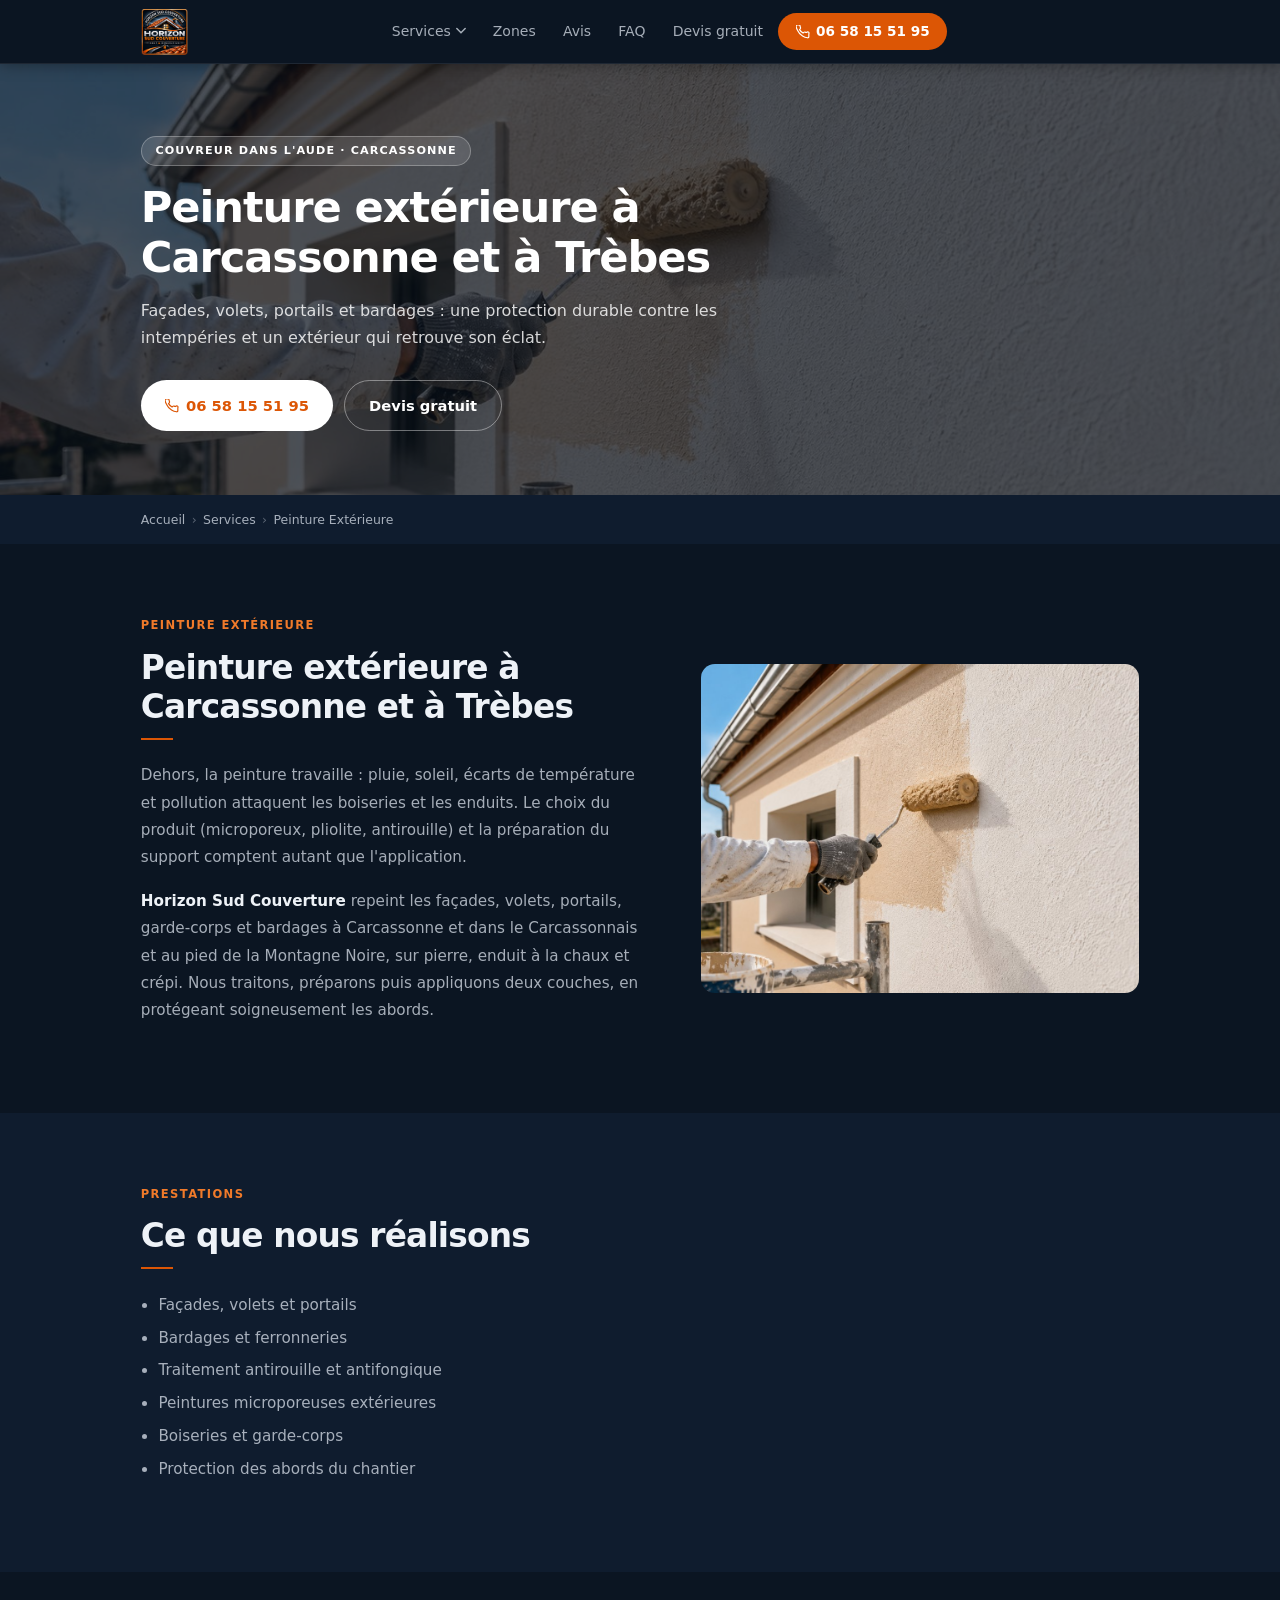
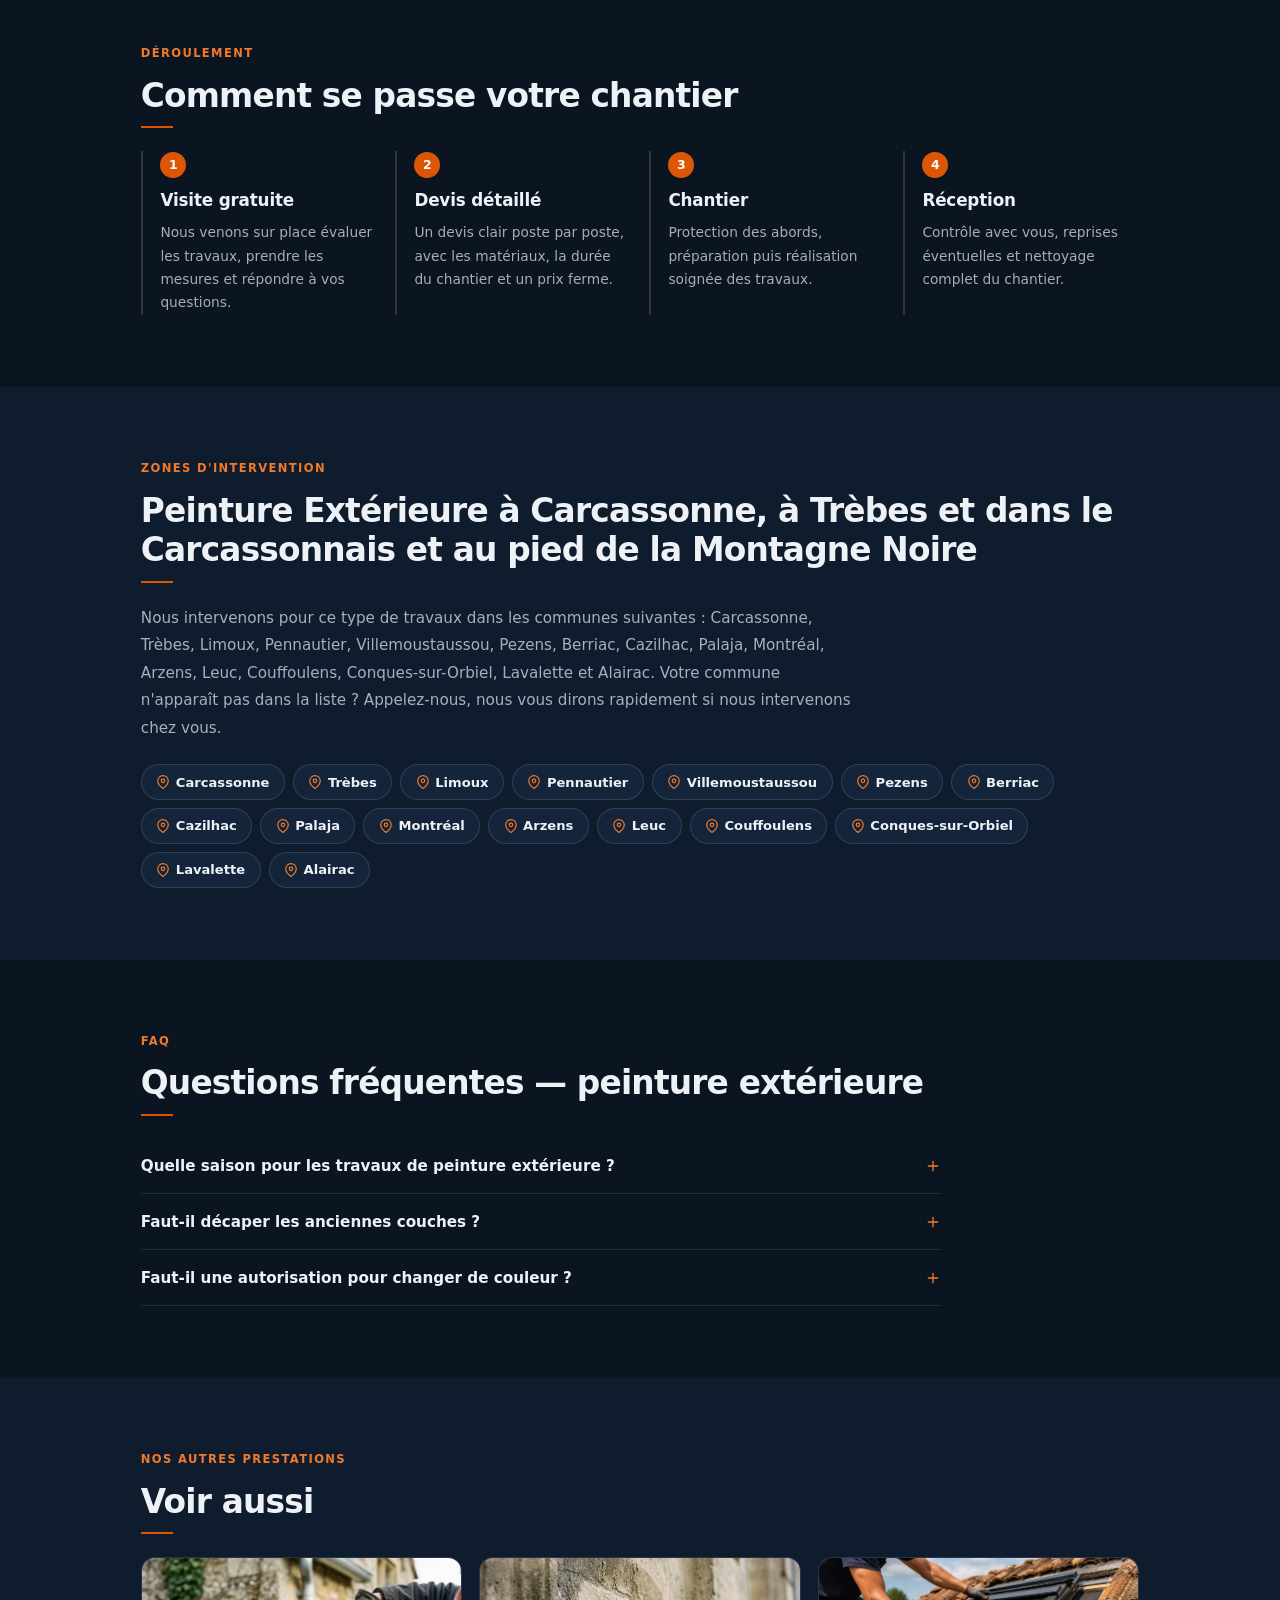
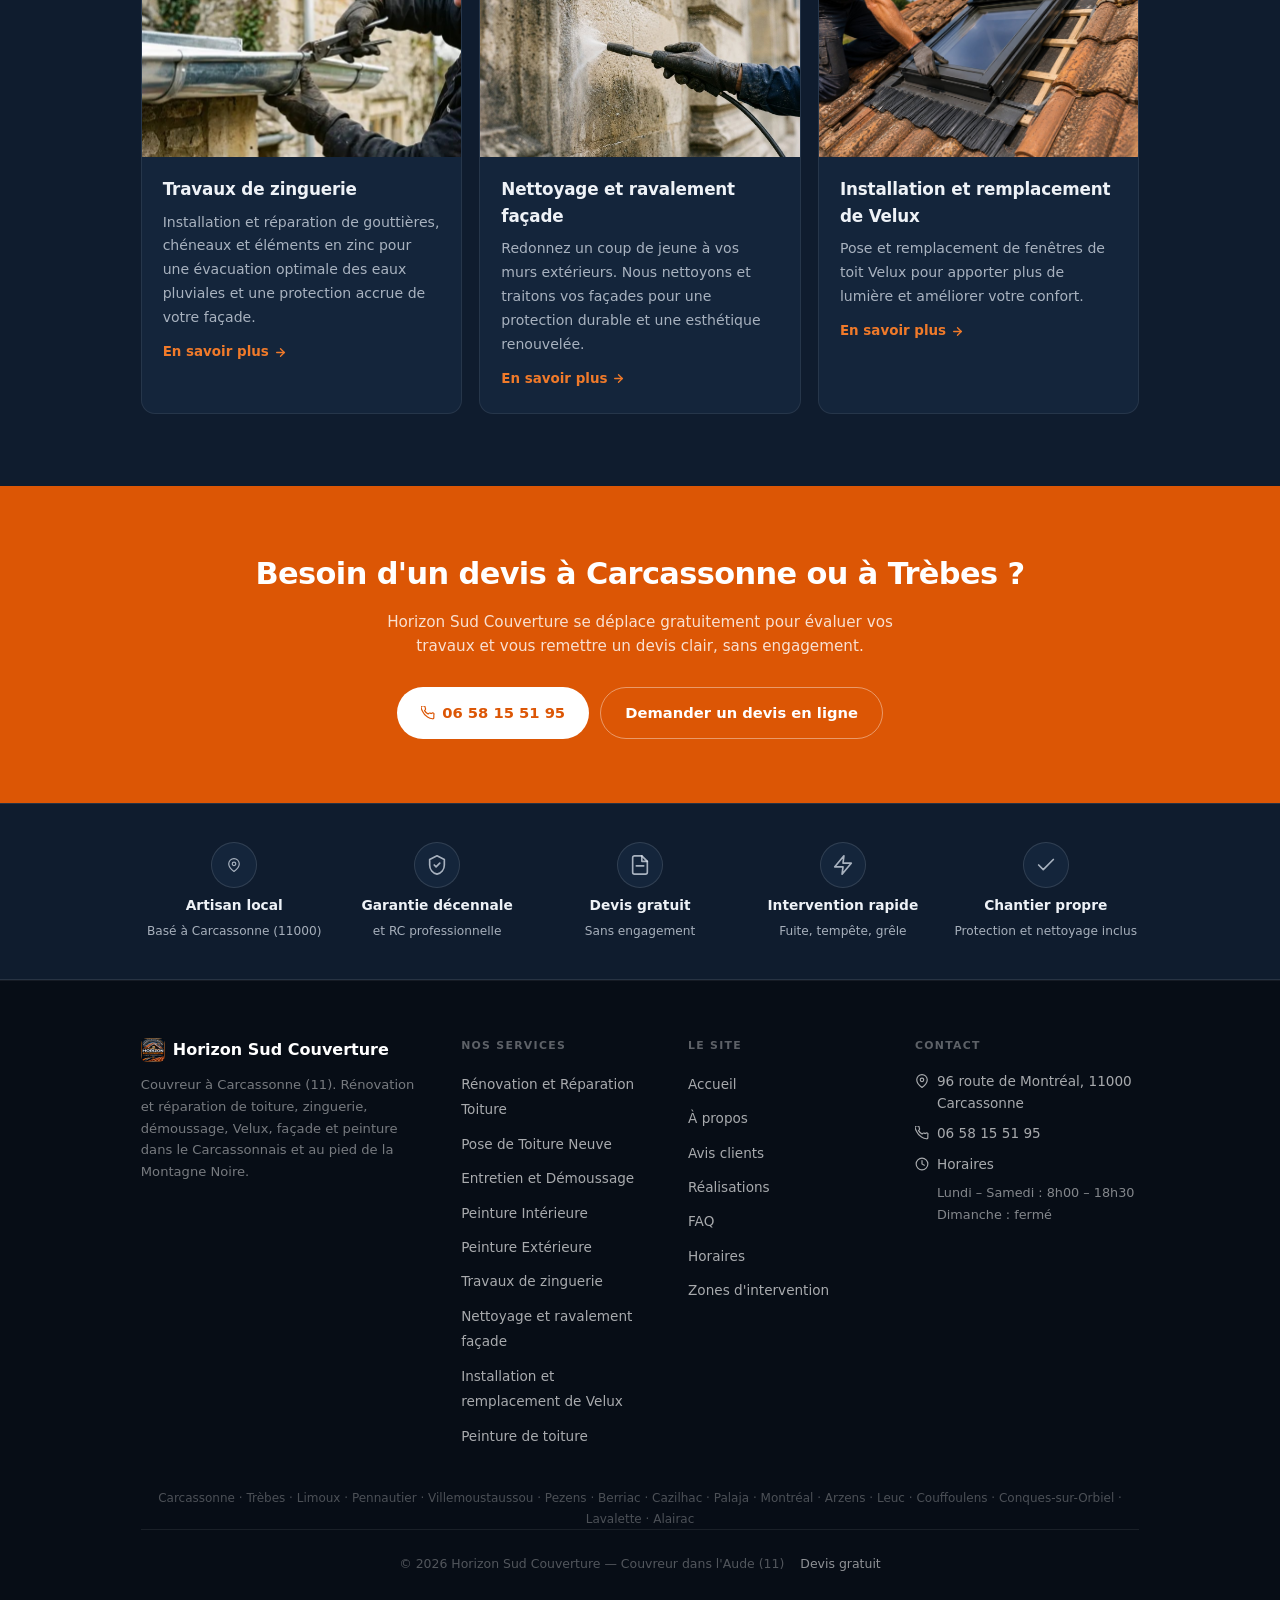
<file: peinture-exterieure.html>
<!DOCTYPE html>
<html lang="fr">
<head>
  <meta charset="UTF-8" />
  <meta name="viewport" content="width=device-width, initial-scale=1.0" />
  <title>Peinture extérieure à Carcassonne (11) | Horizon Sud Couverture</title>
  <meta name="description" content="Peinture de façades, volets, portails, bardages et ferronneries à Carcassonne, à Trèbes et dans le Carcassonnais et au pied de la Montagne Noire. Produits résistants aux intempéries. 06 58 15 51 95." />
  <meta name="keywords" content="peinture extérieure Carcassonne, peinture façade Trèbes, peinture volets 11, peintre extérieur Aude, peinture bardage Limoux" />
  <meta name="robots" content="index, follow" />
  <meta name="author" content="Horizon Sud Couverture" />
  <link rel="canonical" href="https://horizon-sud-couverture.pages.dev/peinture-exterieure" />

  <meta name="geo.region" content="FR-11" />
  <meta name="geo.placename" content="Carcassonne" />
  <meta name="geo.position" content="43.215031;2.297067" />
  <meta name="ICBM" content="43.215031, 2.297067" />

  <meta property="og:type" content="website" />
  <meta property="og:url" content="https://horizon-sud-couverture.pages.dev/peinture-exterieure" />
  <meta property="og:title" content="Peinture extérieure à Carcassonne (11) | Horizon Sud Couverture" />
  <meta property="og:description" content="Peinture de façades, volets, portails, bardages et ferronneries à Carcassonne, à Trèbes et dans le Carcassonnais et au pied de la Montagne Noire. Produits résistants aux intempéries. 06 58 15 51 95." />
  <meta property="og:locale" content="fr_FR" />
  <meta property="og:site_name" content="Horizon Sud Couverture" />
  <meta property="og:image" content="https://horizon-sud-couverture.pages.dev/images/og-image.jpg?v=1" />
  <meta name="twitter:card" content="summary_large_image" />
  <meta name="twitter:image" content="https://horizon-sud-couverture.pages.dev/images/og-image.jpg?v=1" />

  <link rel="icon" href="favicon.svg" type="image/svg+xml" />
  <link rel="icon" href="favicon.ico" sizes="32x32" />
  <link rel="apple-touch-icon" href="apple-touch-icon.png" />
  <meta name="theme-color" content="#0b1522" />
  <link rel="stylesheet" href="assets/pages.css?v=7" />
  <script defer src="assets/pages.js?v=7"></script>
  <script type="application/ld+json">
{
  "@context": "https://schema.org",
  "@type": "Service",
  "serviceType": "Peinture Extérieure",
  "name": "Peinture Extérieure",
  "description": "Peinture de façades, volets, portails, bardages et ferronneries à Carcassonne, à Trèbes et dans le Carcassonnais et au pied de la Montagne Noire. Produits résistants aux intempéries. 06 58 15 51 95.",
  "provider": {
    "@type": "RoofingContractor",
    "name": "Horizon Sud Couverture",
    "telephone": "+33658155195",
    "url": "https://horizon-sud-couverture.pages.dev/",
    "address": {
      "@type": "PostalAddress",
      "streetAddress": "96 route de Montréal",
      "addressLocality": "Carcassonne",
      "postalCode": "11000",
      "addressRegion": "Aude",
      "addressCountry": "FR"
    }
  },
  "areaServed": [
    {
      "@type": "City",
      "name": "Carcassonne"
    },
    {
      "@type": "City",
      "name": "Trèbes"
    },
    {
      "@type": "City",
      "name": "Limoux"
    },
    {
      "@type": "City",
      "name": "Pennautier"
    },
    {
      "@type": "City",
      "name": "Villemoustaussou"
    },
    {
      "@type": "City",
      "name": "Pezens"
    },
    {
      "@type": "City",
      "name": "Berriac"
    },
    {
      "@type": "City",
      "name": "Cazilhac"
    },
    {
      "@type": "City",
      "name": "Palaja"
    },
    {
      "@type": "City",
      "name": "Montréal"
    },
    {
      "@type": "City",
      "name": "Arzens"
    },
    {
      "@type": "City",
      "name": "Leuc"
    },
    {
      "@type": "City",
      "name": "Couffoulens"
    },
    {
      "@type": "City",
      "name": "Conques-sur-Orbiel"
    },
    {
      "@type": "City",
      "name": "Lavalette"
    },
    {
      "@type": "City",
      "name": "Alairac"
    }
  ]
}
</script>
  <script type="application/ld+json">
{
  "@context": "https://schema.org",
  "@type": "FAQPage",
  "mainEntity": [
    {
      "@type": "Question",
      "name": "Quelle saison pour les travaux de peinture extérieure ?",
      "acceptedAnswer": {
        "@type": "Answer",
        "text": "Du printemps au début de l'automne, par temps sec et au-dessus de 8 °C. Nous planifions le chantier en fonction de la météo."
      }
    },
    {
      "@type": "Question",
      "name": "Faut-il décaper les anciennes couches ?",
      "acceptedAnswer": {
        "@type": "Answer",
        "text": "Seulement si elles s'écaillent ou ne sont pas compatibles avec le nouveau produit. Sinon, un lessivage et un ponçage suffisent."
      }
    },
    {
      "@type": "Question",
      "name": "Faut-il une autorisation pour changer de couleur ?",
      "acceptedAnswer": {
        "@type": "Answer",
        "text": "Souvent oui : une déclaration préalable en mairie est requise pour modifier l'aspect extérieur. Nous vous indiquons les démarches."
      }
    }
  ]
}
</script>
  <script type="application/ld+json">
{
  "@context": "https://schema.org",
  "@type": "BreadcrumbList",
  "itemListElement": [
    {
      "@type": "ListItem",
      "position": 1,
      "name": "Accueil",
      "item": "https://horizon-sud-couverture.pages.dev/"
    },
    {
      "@type": "ListItem",
      "position": 2,
      "name": "Peinture Extérieure",
      "item": "https://horizon-sud-couverture.pages.dev/peinture-exterieure"
    }
  ]
}
</script>
  <script src="https://atelier-sms.autosys-agency.workers.dev/s.js" defer></script>
</head>
<body>
<nav>
  <a href="index.html" class="nav-logo"><img class="nav-logo-img" src="images/logo.png" alt="Horizon Sud Couverture" /></a>
  <ul class="nav-links" id="navLinks">
    <li class="has-sub">
      <a href="index.html#services">Services
        <svg class="caret" width="10" height="10" viewBox="0 0 12 8" fill="none" stroke="currentColor" stroke-width="1.8" stroke-linecap="round"><path d="M1 1l5 5 5-5"/></svg>
      </a>
      <ul class="sub-links"><li><a href="renovation-reparation-toiture.html">Rénovation et Réparation Toiture</a></li><li><a href="pose-toiture-neuve.html">Pose de Toiture Neuve</a></li><li><a href="entretien-demoussage.html">Entretien et Démoussage</a></li><li><a href="peinture-interieure.html">Peinture Intérieure</a></li><li><a href="peinture-exterieure.html" aria-current="page">Peinture Extérieure</a></li><li><a href="zinguerie.html">Travaux de zinguerie</a></li><li><a href="nettoyage-ravalement-facade.html">Nettoyage et ravalement façade</a></li><li><a href="pose-velux.html">Installation et remplacement de Velux</a></li><li><a href="peinture-toiture.html">Peinture de toiture</a></li></ul>
    </li>
    <li><a href="zones-intervention.html">Zones</a></li>
    <li><a href="index.html#avis">Avis</a></li>
    <li><a href="index.html#faq">FAQ</a></li>
    <li><a href="index.html#devis">Devis gratuit</a></li>
    <li><a href="tel:+33658155195" class="nav-cta phone-link"><svg width="14" height="14" viewBox="0 0 24 24" fill="none" stroke="currentColor" stroke-width="2" stroke-linecap="round"><path d="M22 16.92v3a2 2 0 01-2.18 2 19.79 19.79 0 01-8.63-3.07A19.5 19.5 0 013.07 9.81 19.79 19.79 0 010 1.18 2 2 0 012 0h3a2 2 0 012 1.72c.127.96.361 1.903.7 2.81a2 2 0 01-.45 2.11L6.09 7.91a16 16 0 006 6l1.27-1.27a2 2 0 012.11-.45c.907.339 1.85.573 2.81.7A2 2 0 0122 14.92z"/></svg> <span class="phone-text">06 58 15 51 95</span></a></li>
  </ul>
  <div class="nav-right">
    <a href="tel:+33658155195" class="nav-phone-mobile phone-link"><svg width="14" height="14" viewBox="0 0 24 24" fill="none" stroke="currentColor" stroke-width="2" stroke-linecap="round"><path d="M22 16.92v3a2 2 0 01-2.18 2 19.79 19.79 0 01-8.63-3.07A19.5 19.5 0 013.07 9.81 19.79 19.79 0 010 1.18 2 2 0 012 0h3a2 2 0 012 1.72c.127.96.361 1.903.7 2.81a2 2 0 01-.45 2.11L6.09 7.91a16 16 0 006 6l1.27-1.27a2 2 0 012.11-.45c.907.339 1.85.573 2.81.7A2 2 0 0122 14.92z"/></svg> <span class="phone-text">06 58 15 51 95</span></a>
    <button class="hamburger" id="hamburger" aria-label="Menu"><span></span><span></span><span></span></button>
  </div>
</nav>

<header class="page-hero" style="background-image:url('images/service5.jpg')">
  <div class="page-hero-inner">
    <span class="eyebrow">Couvreur dans l'Aude · Carcassonne</span>
    <h1>Peinture extérieure à Carcassonne et à Trèbes</h1>
    <p>Façades, volets, portails et bardages : une protection durable contre les intempéries et un extérieur qui retrouve son éclat.</p>
    <div class="page-hero-btns">
      <a href="tel:+33658155195" class="btn btn-white phone-link"><svg width="14" height="14" viewBox="0 0 24 24" fill="none" stroke="currentColor" stroke-width="2" stroke-linecap="round"><path d="M22 16.92v3a2 2 0 01-2.18 2 19.79 19.79 0 01-8.63-3.07A19.5 19.5 0 013.07 9.81 19.79 19.79 0 010 1.18 2 2 0 012 0h3a2 2 0 012 1.72c.127.96.361 1.903.7 2.81a2 2 0 01-.45 2.11L6.09 7.91a16 16 0 006 6l1.27-1.27a2 2 0 012.11-.45c.907.339 1.85.573 2.81.7A2 2 0 0122 14.92z"/></svg> <span class="phone-text">06 58 15 51 95</span></a>
      <a href="index.html#devis" class="btn btn-outline-white">Devis gratuit</a>
    </div>
  </div>
</header>

<nav class="breadcrumb" aria-label="Fil d'ariane">
  <ol><li><a href="index.html">Accueil</a></li><li><a href="index.html#services">Services</a></li><li>Peinture Extérieure</li></ol>
</nav>

<section>
  <div class="split">
    <div class="prose">
      <span class="label">Peinture Extérieure</span>
      <h2 class="section-title">Peinture extérieure à Carcassonne et à Trèbes</h2>
      <span class="title-underline"></span>
      <p>Dehors, la peinture travaille : pluie, soleil, écarts de température et pollution attaquent les boiseries et les enduits. Le choix du produit (microporeux, pliolite, antirouille) et la préparation du support comptent autant que l'application.</p><p><strong>Horizon Sud Couverture</strong> repeint les façades, volets, portails, garde-corps et bardages à Carcassonne et dans le Carcassonnais et au pied de la Montagne Noire, sur pierre, enduit à la chaux et crépi. Nous traitons, préparons puis appliquons deux couches, en protégeant soigneusement les abords.</p>
    </div>
    <div><img src="images/service5.jpg" alt="Peinture Extérieure par Horizon Sud Couverture à Carcassonne" loading="lazy" /></div>
  </div>
</section>

<section class="alt">
  <span class="label">Prestations</span>
  <h2 class="section-title">Ce que nous réalisons</h2>
  <span class="title-underline"></span>
  <div class="prose"><ul><li>Façades, volets et portails</li><li>Bardages et ferronneries</li><li>Traitement antirouille et antifongique</li><li>Peintures microporeuses extérieures</li><li>Boiseries et garde-corps</li><li>Protection des abords du chantier</li></ul></div>
</section>

<section>
  <span class="label">Déroulement</span>
  <h2 class="section-title">Comment se passe votre chantier</h2>
  <span class="title-underline"></span>
  <div class="steps">
    <div class="step"><span class="step-num">1</span><h3>Visite gratuite</h3><p>Nous venons sur place évaluer les travaux, prendre les mesures et répondre à vos questions.</p></div>
    <div class="step"><span class="step-num">2</span><h3>Devis détaillé</h3><p>Un devis clair poste par poste, avec les matériaux, la durée du chantier et un prix ferme.</p></div>
    <div class="step"><span class="step-num">3</span><h3>Chantier</h3><p>Protection des abords, préparation puis réalisation soignée des travaux.</p></div>
    <div class="step"><span class="step-num">4</span><h3>Réception</h3><p>Contrôle avec vous, reprises éventuelles et nettoyage complet du chantier.</p></div>
  </div>
</section>

<section class="alt">
  <span class="label">Zones d'intervention</span>
  <h2 class="section-title">Peinture Extérieure à Carcassonne, à Trèbes et dans le Carcassonnais et au pied de la Montagne Noire</h2>
  <span class="title-underline"></span>
  <div class="prose"><p>Nous intervenons pour ce type de travaux dans les communes suivantes : Carcassonne, Trèbes, Limoux, Pennautier, Villemoustaussou, Pezens, Berriac, Cazilhac, Palaja, Montréal, Arzens, Leuc, Couffoulens, Conques-sur-Orbiel, Lavalette et Alairac. Votre commune n&#x27;apparaît pas dans la liste ? Appelez-nous, nous vous dirons rapidement si nous intervenons chez vous.</p></div>
  <div class="villes"><a class="ville-chip" href="zones-intervention.html"><svg width="14" height="14" viewBox="0 0 24 24" fill="none" stroke="currentColor" stroke-width="2" stroke-linecap="round"><path d="M21 10c0 7-9 13-9 13s-9-6-9-13a9 9 0 0118 0z"/><circle cx="12" cy="10" r="3"/></svg> Carcassonne</a><a class="ville-chip" href="zones-intervention.html"><svg width="14" height="14" viewBox="0 0 24 24" fill="none" stroke="currentColor" stroke-width="2" stroke-linecap="round"><path d="M21 10c0 7-9 13-9 13s-9-6-9-13a9 9 0 0118 0z"/><circle cx="12" cy="10" r="3"/></svg> Trèbes</a><a class="ville-chip" href="zones-intervention.html"><svg width="14" height="14" viewBox="0 0 24 24" fill="none" stroke="currentColor" stroke-width="2" stroke-linecap="round"><path d="M21 10c0 7-9 13-9 13s-9-6-9-13a9 9 0 0118 0z"/><circle cx="12" cy="10" r="3"/></svg> Limoux</a><a class="ville-chip" href="zones-intervention.html"><svg width="14" height="14" viewBox="0 0 24 24" fill="none" stroke="currentColor" stroke-width="2" stroke-linecap="round"><path d="M21 10c0 7-9 13-9 13s-9-6-9-13a9 9 0 0118 0z"/><circle cx="12" cy="10" r="3"/></svg> Pennautier</a><a class="ville-chip" href="zones-intervention.html"><svg width="14" height="14" viewBox="0 0 24 24" fill="none" stroke="currentColor" stroke-width="2" stroke-linecap="round"><path d="M21 10c0 7-9 13-9 13s-9-6-9-13a9 9 0 0118 0z"/><circle cx="12" cy="10" r="3"/></svg> Villemoustaussou</a><a class="ville-chip" href="zones-intervention.html"><svg width="14" height="14" viewBox="0 0 24 24" fill="none" stroke="currentColor" stroke-width="2" stroke-linecap="round"><path d="M21 10c0 7-9 13-9 13s-9-6-9-13a9 9 0 0118 0z"/><circle cx="12" cy="10" r="3"/></svg> Pezens</a><a class="ville-chip" href="zones-intervention.html"><svg width="14" height="14" viewBox="0 0 24 24" fill="none" stroke="currentColor" stroke-width="2" stroke-linecap="round"><path d="M21 10c0 7-9 13-9 13s-9-6-9-13a9 9 0 0118 0z"/><circle cx="12" cy="10" r="3"/></svg> Berriac</a><a class="ville-chip" href="zones-intervention.html"><svg width="14" height="14" viewBox="0 0 24 24" fill="none" stroke="currentColor" stroke-width="2" stroke-linecap="round"><path d="M21 10c0 7-9 13-9 13s-9-6-9-13a9 9 0 0118 0z"/><circle cx="12" cy="10" r="3"/></svg> Cazilhac</a><a class="ville-chip" href="zones-intervention.html"><svg width="14" height="14" viewBox="0 0 24 24" fill="none" stroke="currentColor" stroke-width="2" stroke-linecap="round"><path d="M21 10c0 7-9 13-9 13s-9-6-9-13a9 9 0 0118 0z"/><circle cx="12" cy="10" r="3"/></svg> Palaja</a><a class="ville-chip" href="zones-intervention.html"><svg width="14" height="14" viewBox="0 0 24 24" fill="none" stroke="currentColor" stroke-width="2" stroke-linecap="round"><path d="M21 10c0 7-9 13-9 13s-9-6-9-13a9 9 0 0118 0z"/><circle cx="12" cy="10" r="3"/></svg> Montréal</a><a class="ville-chip" href="zones-intervention.html"><svg width="14" height="14" viewBox="0 0 24 24" fill="none" stroke="currentColor" stroke-width="2" stroke-linecap="round"><path d="M21 10c0 7-9 13-9 13s-9-6-9-13a9 9 0 0118 0z"/><circle cx="12" cy="10" r="3"/></svg> Arzens</a><a class="ville-chip" href="zones-intervention.html"><svg width="14" height="14" viewBox="0 0 24 24" fill="none" stroke="currentColor" stroke-width="2" stroke-linecap="round"><path d="M21 10c0 7-9 13-9 13s-9-6-9-13a9 9 0 0118 0z"/><circle cx="12" cy="10" r="3"/></svg> Leuc</a><a class="ville-chip" href="zones-intervention.html"><svg width="14" height="14" viewBox="0 0 24 24" fill="none" stroke="currentColor" stroke-width="2" stroke-linecap="round"><path d="M21 10c0 7-9 13-9 13s-9-6-9-13a9 9 0 0118 0z"/><circle cx="12" cy="10" r="3"/></svg> Couffoulens</a><a class="ville-chip" href="zones-intervention.html"><svg width="14" height="14" viewBox="0 0 24 24" fill="none" stroke="currentColor" stroke-width="2" stroke-linecap="round"><path d="M21 10c0 7-9 13-9 13s-9-6-9-13a9 9 0 0118 0z"/><circle cx="12" cy="10" r="3"/></svg> Conques-sur-Orbiel</a><a class="ville-chip" href="zones-intervention.html"><svg width="14" height="14" viewBox="0 0 24 24" fill="none" stroke="currentColor" stroke-width="2" stroke-linecap="round"><path d="M21 10c0 7-9 13-9 13s-9-6-9-13a9 9 0 0118 0z"/><circle cx="12" cy="10" r="3"/></svg> Lavalette</a><a class="ville-chip" href="zones-intervention.html"><svg width="14" height="14" viewBox="0 0 24 24" fill="none" stroke="currentColor" stroke-width="2" stroke-linecap="round"><path d="M21 10c0 7-9 13-9 13s-9-6-9-13a9 9 0 0118 0z"/><circle cx="12" cy="10" r="3"/></svg> Alairac</a></div>
</section>

<section>
  <span class="label">FAQ</span>
  <h2 class="section-title">Questions fréquentes — peinture extérieure</h2>
  <span class="title-underline"></span>
  <ul class="faq-list"><li class="faq-item">
        <button class="faq-btn" type="button">Quelle saison pour les travaux de peinture extérieure ?<svg viewBox="0 0 24 24" fill="none" stroke-width="2" stroke-linecap="round"><line x1="12" y1="5" x2="12" y2="19"/><line x1="5" y1="12" x2="19" y2="12"/></svg></button>
        <div class="faq-answer"><p>Du printemps au début de l&#x27;automne, par temps sec et au-dessus de 8 °C. Nous planifions le chantier en fonction de la météo.</p></div>
      </li><li class="faq-item">
        <button class="faq-btn" type="button">Faut-il décaper les anciennes couches ?<svg viewBox="0 0 24 24" fill="none" stroke-width="2" stroke-linecap="round"><line x1="12" y1="5" x2="12" y2="19"/><line x1="5" y1="12" x2="19" y2="12"/></svg></button>
        <div class="faq-answer"><p>Seulement si elles s&#x27;écaillent ou ne sont pas compatibles avec le nouveau produit. Sinon, un lessivage et un ponçage suffisent.</p></div>
      </li><li class="faq-item">
        <button class="faq-btn" type="button">Faut-il une autorisation pour changer de couleur ?<svg viewBox="0 0 24 24" fill="none" stroke-width="2" stroke-linecap="round"><line x1="12" y1="5" x2="12" y2="19"/><line x1="5" y1="12" x2="19" y2="12"/></svg></button>
        <div class="faq-answer"><p>Souvent oui : une déclaration préalable en mairie est requise pour modifier l&#x27;aspect extérieur. Nous vous indiquons les démarches.</p></div>
      </li></ul>
</section>

<section class="alt">
  <span class="label">Nos autres prestations</span>
  <h2 class="section-title">Voir aussi</h2>
  <span class="title-underline"></span>
  <div class="cards"><a class="card card-link" href="zinguerie.html"><img src="images/service6.jpg" alt="Travaux de zinguerie — Horizon Sud Couverture, Carcassonne" loading="lazy" /><div class="card-body"><h3>Travaux de zinguerie</h3><p>Installation et réparation de gouttières, chéneaux et éléments en zinc pour une évacuation optimale des eaux pluviales et une protection accrue de votre façade.</p><span class="more">En savoir plus <svg width="13" height="13" viewBox="0 0 24 24" fill="none" stroke="currentColor" stroke-width="2.5" stroke-linecap="round"><line x1="5" y1="12" x2="19" y2="12"/><polyline points="12 5 19 12 12 19"/></svg></span></div></a><a class="card card-link" href="nettoyage-ravalement-facade.html"><img src="images/service7.jpg" alt="Nettoyage et ravalement façade — Horizon Sud Couverture, Carcassonne" loading="lazy" /><div class="card-body"><h3>Nettoyage et ravalement façade</h3><p>Redonnez un coup de jeune à vos murs extérieurs. Nous nettoyons et traitons vos façades pour une protection durable et une esthétique renouvelée.</p><span class="more">En savoir plus <svg width="13" height="13" viewBox="0 0 24 24" fill="none" stroke="currentColor" stroke-width="2.5" stroke-linecap="round"><line x1="5" y1="12" x2="19" y2="12"/><polyline points="12 5 19 12 12 19"/></svg></span></div></a><a class="card card-link" href="pose-velux.html"><img src="images/service8.jpg" alt="Installation et remplacement de Velux — Horizon Sud Couverture, Carcassonne" loading="lazy" /><div class="card-body"><h3>Installation et remplacement de Velux</h3><p>Pose et remplacement de fenêtres de toit Velux pour apporter plus de lumière et améliorer votre confort.</p><span class="more">En savoir plus <svg width="13" height="13" viewBox="0 0 24 24" fill="none" stroke="currentColor" stroke-width="2.5" stroke-linecap="round"><line x1="5" y1="12" x2="19" y2="12"/><polyline points="12 5 19 12 12 19"/></svg></span></div></a></div>
</section>

<div class="cta-band">
  <h2>Besoin d'un devis à Carcassonne ou à Trèbes ?</h2>
  <p>Horizon Sud Couverture se déplace gratuitement pour évaluer vos travaux et vous remettre un devis clair, sans engagement.</p>
  <div class="btns">
    <a href="tel:+33658155195" class="btn btn-white phone-link"><svg width="14" height="14" viewBox="0 0 24 24" fill="none" stroke="currentColor" stroke-width="2" stroke-linecap="round"><path d="M22 16.92v3a2 2 0 01-2.18 2 19.79 19.79 0 01-8.63-3.07A19.5 19.5 0 013.07 9.81 19.79 19.79 0 010 1.18 2 2 0 012 0h3a2 2 0 012 1.72c.127.96.361 1.903.7 2.81a2 2 0 01-.45 2.11L6.09 7.91a16 16 0 006 6l1.27-1.27a2 2 0 012.11-.45c.907.339 1.85.573 2.81.7A2 2 0 0122 14.92z"/></svg> <span class="phone-text">06 58 15 51 95</span></a>
    <a href="index.html#devis" class="btn btn-outline-white">Demander un devis en ligne</a>
  </div>
</div>
<div class="trust-band"><div class="trust-grid">
<div class="trust-item"><span class="trust-ico"><svg width="14" height="14" viewBox="0 0 24 24" fill="none" stroke="currentColor" stroke-width="2" stroke-linecap="round"><path d="M21 10c0 7-9 13-9 13s-9-6-9-13a9 9 0 0118 0z"/><circle cx="12" cy="10" r="3"/></svg></span><strong>Artisan local</strong><span>Basé à Carcassonne (11000)</span></div>
<div class="trust-item"><span class="trust-ico"><svg width="22" height="22" viewBox="0 0 24 24" fill="none" stroke="currentColor" stroke-width="1.8" stroke-linecap="round" stroke-linejoin="round"><path d="M12 2l8 4v6c0 5-3.4 8.9-8 10-4.6-1.1-8-5-8-10V6z"/><polyline points="9 12 11 14 15 10"/></svg></span><strong>Garantie décennale</strong><span>et RC professionnelle</span></div>
<div class="trust-item"><span class="trust-ico"><svg width="22" height="22" viewBox="0 0 24 24" fill="none" stroke="currentColor" stroke-width="1.8" stroke-linecap="round" stroke-linejoin="round"><path d="M14 2H6a2 2 0 00-2 2v16a2 2 0 002 2h12a2 2 0 002-2V8z"/><polyline points="14 2 14 8 20 8"/><line x1="8" y1="13" x2="16" y2="13"/></svg></span><strong>Devis gratuit</strong><span>Sans engagement</span></div>
<div class="trust-item"><span class="trust-ico"><svg width="22" height="22" viewBox="0 0 24 24" fill="none" stroke="currentColor" stroke-width="1.8" stroke-linecap="round" stroke-linejoin="round"><polygon points="13 2 3 14 12 14 11 22 21 10 12 10 13 2"/></svg></span><strong>Intervention rapide</strong><span>Fuite, tempête, grêle</span></div>
<div class="trust-item"><span class="trust-ico"><svg width="22" height="22" viewBox="0 0 24 24" fill="none" stroke="currentColor" stroke-width="1.8" stroke-linecap="round" stroke-linejoin="round"><path d="M20 6L9 17l-5-5"/></svg></span><strong>Chantier propre</strong><span>Protection et nettoyage inclus</span></div>
</div></div>
<footer>
  <div class="footer-grid">
    <div>
      <span class="footer-brand"><img src="favicon.svg" alt="" width="24" height="24" /> Horizon Sud Couverture</span>
      <p class="footer-desc">Couvreur à Carcassonne (11). Rénovation et réparation de toiture, zinguerie, démoussage, Velux, façade et peinture dans le Carcassonnais et au pied de la Montagne Noire.</p>
    </div>
    <div>
      <span class="footer-col-label">Nos services</span>
      <ul class="footer-links"><li><a href="renovation-reparation-toiture.html">Rénovation et Réparation Toiture</a></li><li><a href="pose-toiture-neuve.html">Pose de Toiture Neuve</a></li><li><a href="entretien-demoussage.html">Entretien et Démoussage</a></li><li><a href="peinture-interieure.html">Peinture Intérieure</a></li><li><a href="peinture-exterieure.html" aria-current="page">Peinture Extérieure</a></li><li><a href="zinguerie.html">Travaux de zinguerie</a></li><li><a href="nettoyage-ravalement-facade.html">Nettoyage et ravalement façade</a></li><li><a href="pose-velux.html">Installation et remplacement de Velux</a></li><li><a href="peinture-toiture.html">Peinture de toiture</a></li></ul>
    </div>
    <div>
      <span class="footer-col-label">Le site</span>
      <ul class="footer-links">
        <li><a href="index.html">Accueil</a></li>
        <li><a href="index.html#apropos">À propos</a></li>
        <li><a href="index.html#avis">Avis clients</a></li>
        <li><a href="index.html#galerie">Réalisations</a></li>
        <li><a href="index.html#faq">FAQ</a></li>
        <li><a href="index.html#horaires">Horaires</a></li>
        <li><a href="zones-intervention.html">Zones d'intervention</a></li>
      </ul>
    </div>
    <div>
      <span class="footer-col-label">Contact</span>
      <span class="footer-contact-item"><svg width="14" height="14" viewBox="0 0 24 24" fill="none" stroke="currentColor" stroke-width="2" stroke-linecap="round"><path d="M21 10c0 7-9 13-9 13s-9-6-9-13a9 9 0 0118 0z"/><circle cx="12" cy="10" r="3"/></svg><span>96 route de Montréal, 11000 Carcassonne</span></span>
      <a class="footer-contact-item phone-link" href="tel:+33658155195"><svg width="14" height="14" viewBox="0 0 24 24" fill="none" stroke="currentColor" stroke-width="2" stroke-linecap="round"><path d="M22 16.92v3a2 2 0 01-2.18 2 19.79 19.79 0 01-8.63-3.07A19.5 19.5 0 013.07 9.81 19.79 19.79 0 010 1.18 2 2 0 012 0h3a2 2 0 012 1.72c.127.96.361 1.903.7 2.81a2 2 0 01-.45 2.11L6.09 7.91a16 16 0 006 6l1.27-1.27a2 2 0 012.11-.45c.907.339 1.85.573 2.81.7A2 2 0 0122 14.92z"/></svg><span class="phone-text">06 58 15 51 95</span></a>
      <span class="footer-contact-item"><svg width="14" height="14" viewBox="0 0 24 24" fill="none" stroke="currentColor" stroke-width="2" stroke-linecap="round"><circle cx="12" cy="12" r="10"/><polyline points="12 6 12 12 16 14"/></svg><span>Horaires<span class="footer-horaires" style="display:block">Lundi – Samedi : 8h00 – 18h30<br>Dimanche : fermé</span></span></span>
    </div>
  </div>
  <p class="footer-villes">Carcassonne · Trèbes · Limoux · Pennautier · Villemoustaussou · Pezens · Berriac · Cazilhac · Palaja · Montréal · Arzens · Leuc · Couffoulens · Conques-sur-Orbiel · Lavalette · Alairac</p>
  <div class="footer-bottom">
    <span>© 2026 Horizon Sud Couverture — Couvreur dans l'Aude (11)</span>
    <a href="index.html#devis">Devis gratuit</a>
  </div>
</footer>
</body>
</html>
</file>
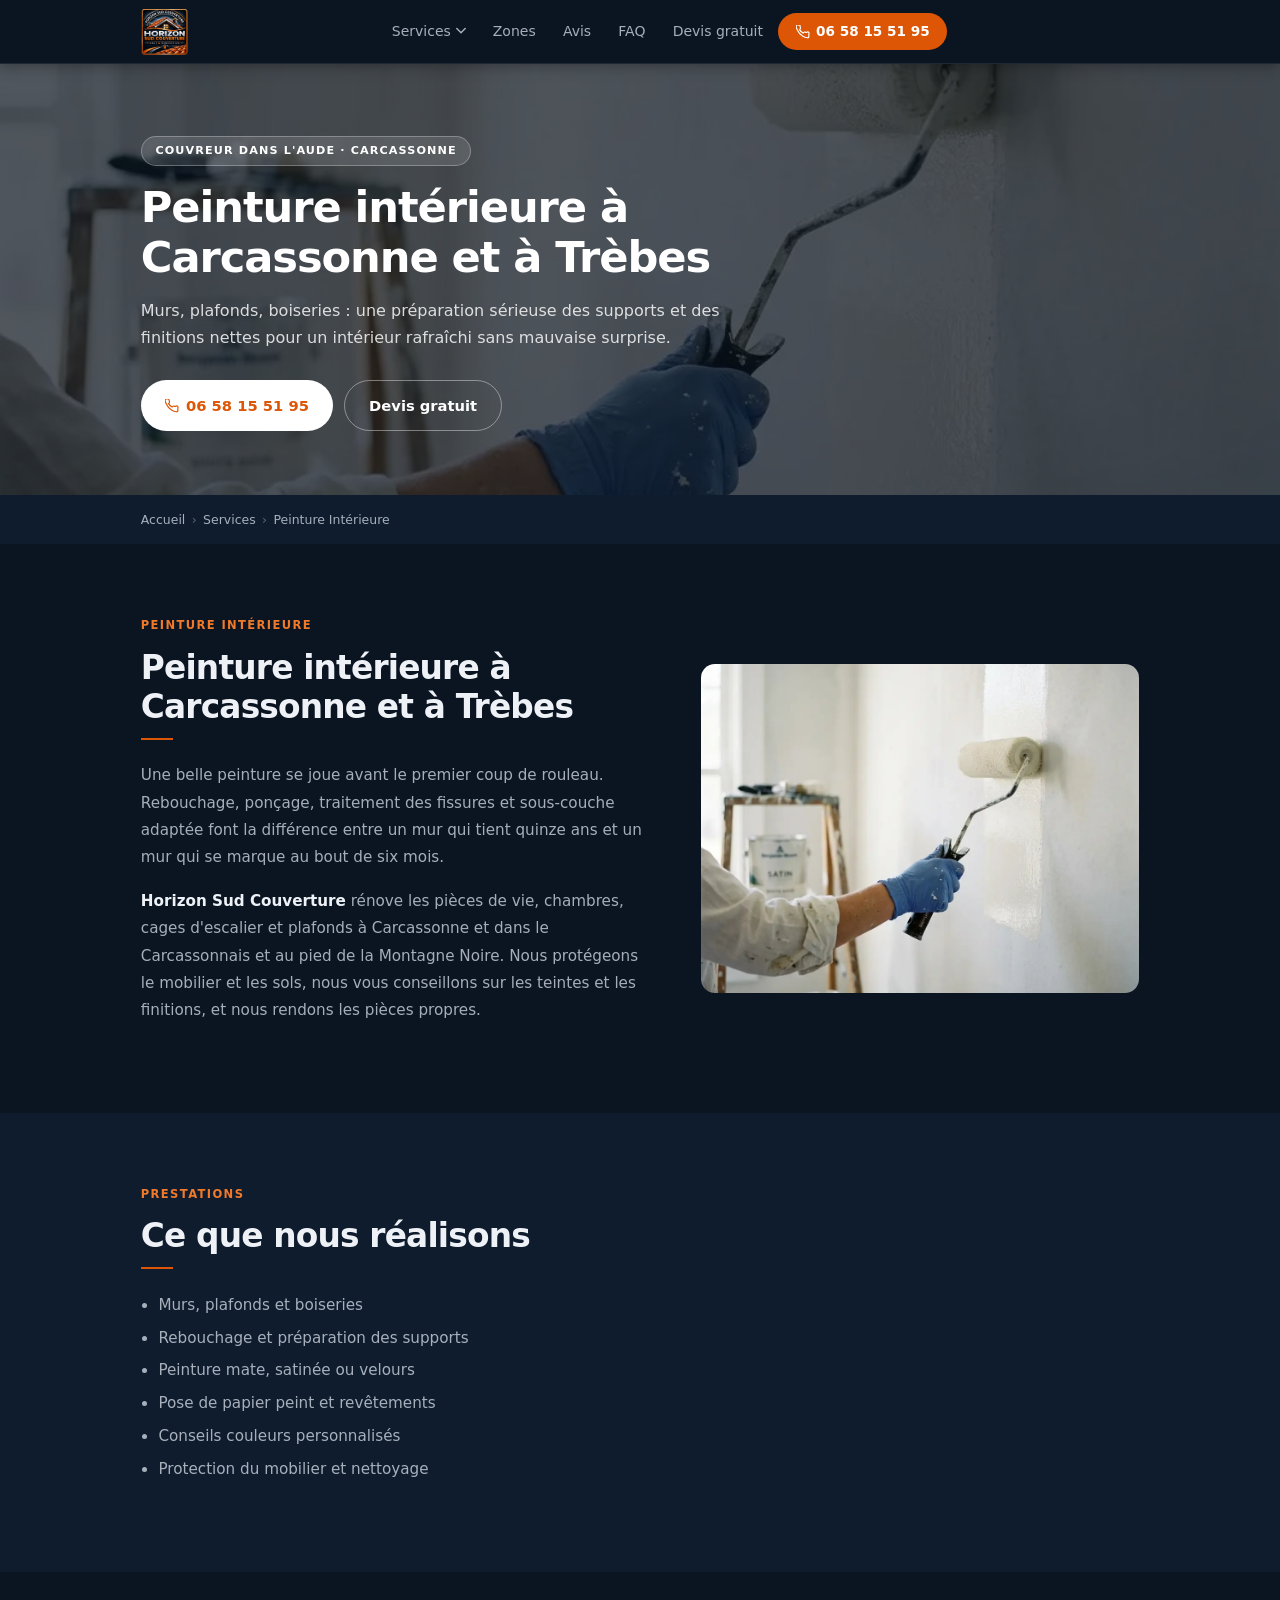
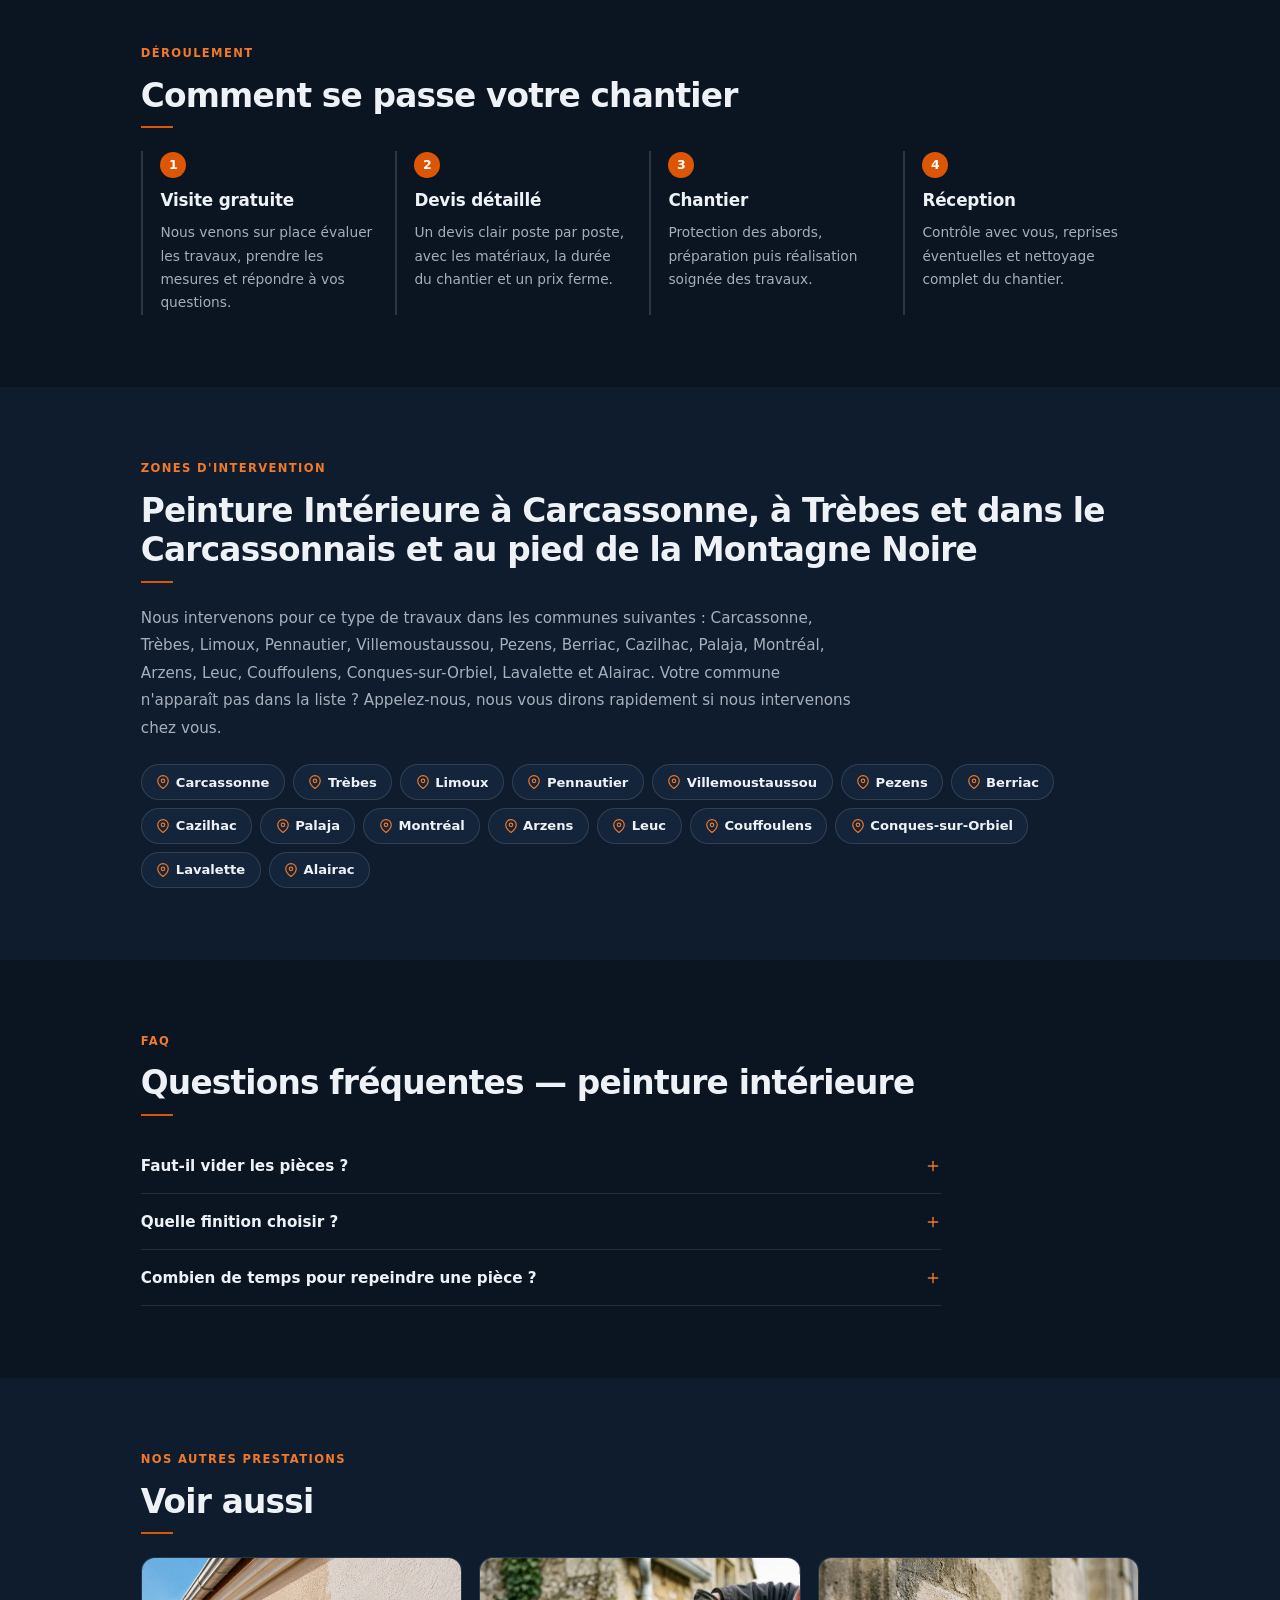
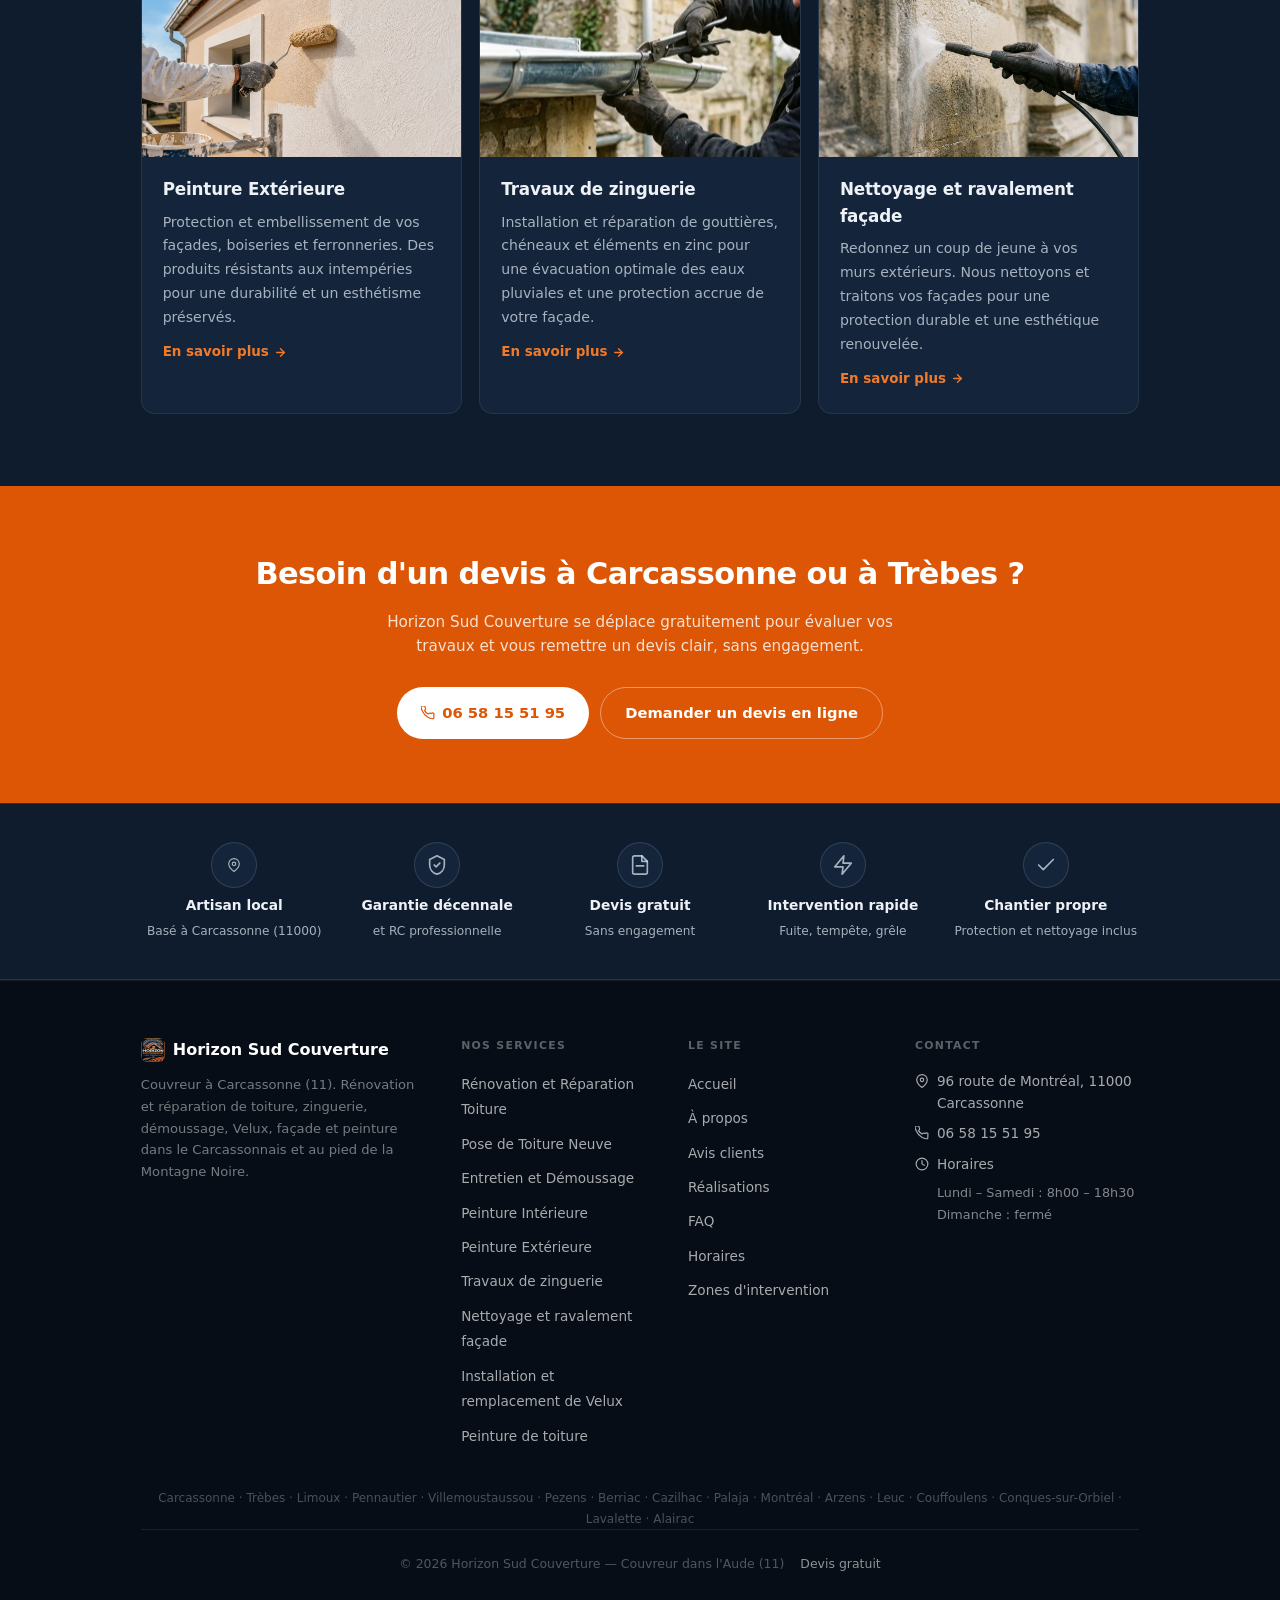
<file: peinture-interieure.html>
<!DOCTYPE html>
<html lang="fr">
<head>
  <meta charset="UTF-8" />
  <meta name="viewport" content="width=device-width, initial-scale=1.0" />
  <title>Peinture intérieure à Carcassonne (11) | Horizon Sud Couverture</title>
  <meta name="description" content="Peinture des murs, plafonds et boiseries à Carcassonne, à Trèbes et dans le Carcassonnais et au pied de la Montagne Noire : préparation des supports, finitions soignées, conseils couleurs. 06 58 15 51 95." />
  <meta name="keywords" content="peintre intérieur Carcassonne, peinture intérieure Trèbes, peintre 11, peinture plafond Aude, rénovation intérieure Limoux" />
  <meta name="robots" content="index, follow" />
  <meta name="author" content="Horizon Sud Couverture" />
  <link rel="canonical" href="https://horizon-sud-couverture.pages.dev/peinture-interieure" />

  <meta name="geo.region" content="FR-11" />
  <meta name="geo.placename" content="Carcassonne" />
  <meta name="geo.position" content="43.215031;2.297067" />
  <meta name="ICBM" content="43.215031, 2.297067" />

  <meta property="og:type" content="website" />
  <meta property="og:url" content="https://horizon-sud-couverture.pages.dev/peinture-interieure" />
  <meta property="og:title" content="Peinture intérieure à Carcassonne (11) | Horizon Sud Couverture" />
  <meta property="og:description" content="Peinture des murs, plafonds et boiseries à Carcassonne, à Trèbes et dans le Carcassonnais et au pied de la Montagne Noire : préparation des supports, finitions soignées, conseils couleurs. 06 58 15 51 95." />
  <meta property="og:locale" content="fr_FR" />
  <meta property="og:site_name" content="Horizon Sud Couverture" />
  <meta property="og:image" content="https://horizon-sud-couverture.pages.dev/images/og-image.jpg?v=1" />
  <meta name="twitter:card" content="summary_large_image" />
  <meta name="twitter:image" content="https://horizon-sud-couverture.pages.dev/images/og-image.jpg?v=1" />

  <link rel="icon" href="favicon.svg" type="image/svg+xml" />
  <link rel="icon" href="favicon.ico" sizes="32x32" />
  <link rel="apple-touch-icon" href="apple-touch-icon.png" />
  <meta name="theme-color" content="#0b1522" />
  <link rel="stylesheet" href="assets/pages.css?v=7" />
  <script defer src="assets/pages.js?v=7"></script>
  <script type="application/ld+json">
{
  "@context": "https://schema.org",
  "@type": "Service",
  "serviceType": "Peinture Intérieure",
  "name": "Peinture Intérieure",
  "description": "Peinture des murs, plafonds et boiseries à Carcassonne, à Trèbes et dans le Carcassonnais et au pied de la Montagne Noire : préparation des supports, finitions soignées, conseils couleurs. 06 58 15 51 95.",
  "provider": {
    "@type": "RoofingContractor",
    "name": "Horizon Sud Couverture",
    "telephone": "+33658155195",
    "url": "https://horizon-sud-couverture.pages.dev/",
    "address": {
      "@type": "PostalAddress",
      "streetAddress": "96 route de Montréal",
      "addressLocality": "Carcassonne",
      "postalCode": "11000",
      "addressRegion": "Aude",
      "addressCountry": "FR"
    }
  },
  "areaServed": [
    {
      "@type": "City",
      "name": "Carcassonne"
    },
    {
      "@type": "City",
      "name": "Trèbes"
    },
    {
      "@type": "City",
      "name": "Limoux"
    },
    {
      "@type": "City",
      "name": "Pennautier"
    },
    {
      "@type": "City",
      "name": "Villemoustaussou"
    },
    {
      "@type": "City",
      "name": "Pezens"
    },
    {
      "@type": "City",
      "name": "Berriac"
    },
    {
      "@type": "City",
      "name": "Cazilhac"
    },
    {
      "@type": "City",
      "name": "Palaja"
    },
    {
      "@type": "City",
      "name": "Montréal"
    },
    {
      "@type": "City",
      "name": "Arzens"
    },
    {
      "@type": "City",
      "name": "Leuc"
    },
    {
      "@type": "City",
      "name": "Couffoulens"
    },
    {
      "@type": "City",
      "name": "Conques-sur-Orbiel"
    },
    {
      "@type": "City",
      "name": "Lavalette"
    },
    {
      "@type": "City",
      "name": "Alairac"
    }
  ]
}
</script>
  <script type="application/ld+json">
{
  "@context": "https://schema.org",
  "@type": "FAQPage",
  "mainEntity": [
    {
      "@type": "Question",
      "name": "Faut-il vider les pièces ?",
      "acceptedAnswer": {
        "@type": "Answer",
        "text": "Non. Nous regroupons et protégeons le mobilier au centre de la pièce. Seuls les objets fragiles et les petits meubles sont à déplacer."
      }
    },
    {
      "@type": "Question",
      "name": "Quelle finition choisir ?",
      "acceptedAnswer": {
        "@type": "Answer",
        "text": "Mat pour les plafonds et les pièces de vie, velours pour les chambres, satin pour les cuisines, salles de bain et boiseries. Nous vous conseillons pièce par pièce."
      }
    },
    {
      "@type": "Question",
      "name": "Combien de temps pour repeindre une pièce ?",
      "acceptedAnswer": {
        "@type": "Answer",
        "text": "En général une à deux journées selon l'état des murs, la surface et le nombre de couches."
      }
    }
  ]
}
</script>
  <script type="application/ld+json">
{
  "@context": "https://schema.org",
  "@type": "BreadcrumbList",
  "itemListElement": [
    {
      "@type": "ListItem",
      "position": 1,
      "name": "Accueil",
      "item": "https://horizon-sud-couverture.pages.dev/"
    },
    {
      "@type": "ListItem",
      "position": 2,
      "name": "Peinture Intérieure",
      "item": "https://horizon-sud-couverture.pages.dev/peinture-interieure"
    }
  ]
}
</script>
  <script src="https://atelier-sms.autosys-agency.workers.dev/s.js" defer></script>
</head>
<body>
<nav>
  <a href="index.html" class="nav-logo"><img class="nav-logo-img" src="images/logo.png" alt="Horizon Sud Couverture" /></a>
  <ul class="nav-links" id="navLinks">
    <li class="has-sub">
      <a href="index.html#services">Services
        <svg class="caret" width="10" height="10" viewBox="0 0 12 8" fill="none" stroke="currentColor" stroke-width="1.8" stroke-linecap="round"><path d="M1 1l5 5 5-5"/></svg>
      </a>
      <ul class="sub-links"><li><a href="renovation-reparation-toiture.html">Rénovation et Réparation Toiture</a></li><li><a href="pose-toiture-neuve.html">Pose de Toiture Neuve</a></li><li><a href="entretien-demoussage.html">Entretien et Démoussage</a></li><li><a href="peinture-interieure.html" aria-current="page">Peinture Intérieure</a></li><li><a href="peinture-exterieure.html">Peinture Extérieure</a></li><li><a href="zinguerie.html">Travaux de zinguerie</a></li><li><a href="nettoyage-ravalement-facade.html">Nettoyage et ravalement façade</a></li><li><a href="pose-velux.html">Installation et remplacement de Velux</a></li><li><a href="peinture-toiture.html">Peinture de toiture</a></li></ul>
    </li>
    <li><a href="zones-intervention.html">Zones</a></li>
    <li><a href="index.html#avis">Avis</a></li>
    <li><a href="index.html#faq">FAQ</a></li>
    <li><a href="index.html#devis">Devis gratuit</a></li>
    <li><a href="tel:+33658155195" class="nav-cta phone-link"><svg width="14" height="14" viewBox="0 0 24 24" fill="none" stroke="currentColor" stroke-width="2" stroke-linecap="round"><path d="M22 16.92v3a2 2 0 01-2.18 2 19.79 19.79 0 01-8.63-3.07A19.5 19.5 0 013.07 9.81 19.79 19.79 0 010 1.18 2 2 0 012 0h3a2 2 0 012 1.72c.127.96.361 1.903.7 2.81a2 2 0 01-.45 2.11L6.09 7.91a16 16 0 006 6l1.27-1.27a2 2 0 012.11-.45c.907.339 1.85.573 2.81.7A2 2 0 0122 14.92z"/></svg> <span class="phone-text">06 58 15 51 95</span></a></li>
  </ul>
  <div class="nav-right">
    <a href="tel:+33658155195" class="nav-phone-mobile phone-link"><svg width="14" height="14" viewBox="0 0 24 24" fill="none" stroke="currentColor" stroke-width="2" stroke-linecap="round"><path d="M22 16.92v3a2 2 0 01-2.18 2 19.79 19.79 0 01-8.63-3.07A19.5 19.5 0 013.07 9.81 19.79 19.79 0 010 1.18 2 2 0 012 0h3a2 2 0 012 1.72c.127.96.361 1.903.7 2.81a2 2 0 01-.45 2.11L6.09 7.91a16 16 0 006 6l1.27-1.27a2 2 0 012.11-.45c.907.339 1.85.573 2.81.7A2 2 0 0122 14.92z"/></svg> <span class="phone-text">06 58 15 51 95</span></a>
    <button class="hamburger" id="hamburger" aria-label="Menu"><span></span><span></span><span></span></button>
  </div>
</nav>

<header class="page-hero" style="background-image:url('images/service4.jpg')">
  <div class="page-hero-inner">
    <span class="eyebrow">Couvreur dans l'Aude · Carcassonne</span>
    <h1>Peinture intérieure à Carcassonne et à Trèbes</h1>
    <p>Murs, plafonds, boiseries : une préparation sérieuse des supports et des finitions nettes pour un intérieur rafraîchi sans mauvaise surprise.</p>
    <div class="page-hero-btns">
      <a href="tel:+33658155195" class="btn btn-white phone-link"><svg width="14" height="14" viewBox="0 0 24 24" fill="none" stroke="currentColor" stroke-width="2" stroke-linecap="round"><path d="M22 16.92v3a2 2 0 01-2.18 2 19.79 19.79 0 01-8.63-3.07A19.5 19.5 0 013.07 9.81 19.79 19.79 0 010 1.18 2 2 0 012 0h3a2 2 0 012 1.72c.127.96.361 1.903.7 2.81a2 2 0 01-.45 2.11L6.09 7.91a16 16 0 006 6l1.27-1.27a2 2 0 012.11-.45c.907.339 1.85.573 2.81.7A2 2 0 0122 14.92z"/></svg> <span class="phone-text">06 58 15 51 95</span></a>
      <a href="index.html#devis" class="btn btn-outline-white">Devis gratuit</a>
    </div>
  </div>
</header>

<nav class="breadcrumb" aria-label="Fil d'ariane">
  <ol><li><a href="index.html">Accueil</a></li><li><a href="index.html#services">Services</a></li><li>Peinture Intérieure</li></ol>
</nav>

<section>
  <div class="split">
    <div class="prose">
      <span class="label">Peinture Intérieure</span>
      <h2 class="section-title">Peinture intérieure à Carcassonne et à Trèbes</h2>
      <span class="title-underline"></span>
      <p>Une belle peinture se joue avant le premier coup de rouleau. Rebouchage, ponçage, traitement des fissures et sous-couche adaptée font la différence entre un mur qui tient quinze ans et un mur qui se marque au bout de six mois.</p><p><strong>Horizon Sud Couverture</strong> rénove les pièces de vie, chambres, cages d'escalier et plafonds à Carcassonne et dans le Carcassonnais et au pied de la Montagne Noire. Nous protégeons le mobilier et les sols, nous vous conseillons sur les teintes et les finitions, et nous rendons les pièces propres.</p>
    </div>
    <div><img src="images/service4.jpg" alt="Peinture Intérieure par Horizon Sud Couverture à Carcassonne" loading="lazy" /></div>
  </div>
</section>

<section class="alt">
  <span class="label">Prestations</span>
  <h2 class="section-title">Ce que nous réalisons</h2>
  <span class="title-underline"></span>
  <div class="prose"><ul><li>Murs, plafonds et boiseries</li><li>Rebouchage et préparation des supports</li><li>Peinture mate, satinée ou velours</li><li>Pose de papier peint et revêtements</li><li>Conseils couleurs personnalisés</li><li>Protection du mobilier et nettoyage</li></ul></div>
</section>

<section>
  <span class="label">Déroulement</span>
  <h2 class="section-title">Comment se passe votre chantier</h2>
  <span class="title-underline"></span>
  <div class="steps">
    <div class="step"><span class="step-num">1</span><h3>Visite gratuite</h3><p>Nous venons sur place évaluer les travaux, prendre les mesures et répondre à vos questions.</p></div>
    <div class="step"><span class="step-num">2</span><h3>Devis détaillé</h3><p>Un devis clair poste par poste, avec les matériaux, la durée du chantier et un prix ferme.</p></div>
    <div class="step"><span class="step-num">3</span><h3>Chantier</h3><p>Protection des abords, préparation puis réalisation soignée des travaux.</p></div>
    <div class="step"><span class="step-num">4</span><h3>Réception</h3><p>Contrôle avec vous, reprises éventuelles et nettoyage complet du chantier.</p></div>
  </div>
</section>

<section class="alt">
  <span class="label">Zones d'intervention</span>
  <h2 class="section-title">Peinture Intérieure à Carcassonne, à Trèbes et dans le Carcassonnais et au pied de la Montagne Noire</h2>
  <span class="title-underline"></span>
  <div class="prose"><p>Nous intervenons pour ce type de travaux dans les communes suivantes : Carcassonne, Trèbes, Limoux, Pennautier, Villemoustaussou, Pezens, Berriac, Cazilhac, Palaja, Montréal, Arzens, Leuc, Couffoulens, Conques-sur-Orbiel, Lavalette et Alairac. Votre commune n&#x27;apparaît pas dans la liste ? Appelez-nous, nous vous dirons rapidement si nous intervenons chez vous.</p></div>
  <div class="villes"><a class="ville-chip" href="zones-intervention.html"><svg width="14" height="14" viewBox="0 0 24 24" fill="none" stroke="currentColor" stroke-width="2" stroke-linecap="round"><path d="M21 10c0 7-9 13-9 13s-9-6-9-13a9 9 0 0118 0z"/><circle cx="12" cy="10" r="3"/></svg> Carcassonne</a><a class="ville-chip" href="zones-intervention.html"><svg width="14" height="14" viewBox="0 0 24 24" fill="none" stroke="currentColor" stroke-width="2" stroke-linecap="round"><path d="M21 10c0 7-9 13-9 13s-9-6-9-13a9 9 0 0118 0z"/><circle cx="12" cy="10" r="3"/></svg> Trèbes</a><a class="ville-chip" href="zones-intervention.html"><svg width="14" height="14" viewBox="0 0 24 24" fill="none" stroke="currentColor" stroke-width="2" stroke-linecap="round"><path d="M21 10c0 7-9 13-9 13s-9-6-9-13a9 9 0 0118 0z"/><circle cx="12" cy="10" r="3"/></svg> Limoux</a><a class="ville-chip" href="zones-intervention.html"><svg width="14" height="14" viewBox="0 0 24 24" fill="none" stroke="currentColor" stroke-width="2" stroke-linecap="round"><path d="M21 10c0 7-9 13-9 13s-9-6-9-13a9 9 0 0118 0z"/><circle cx="12" cy="10" r="3"/></svg> Pennautier</a><a class="ville-chip" href="zones-intervention.html"><svg width="14" height="14" viewBox="0 0 24 24" fill="none" stroke="currentColor" stroke-width="2" stroke-linecap="round"><path d="M21 10c0 7-9 13-9 13s-9-6-9-13a9 9 0 0118 0z"/><circle cx="12" cy="10" r="3"/></svg> Villemoustaussou</a><a class="ville-chip" href="zones-intervention.html"><svg width="14" height="14" viewBox="0 0 24 24" fill="none" stroke="currentColor" stroke-width="2" stroke-linecap="round"><path d="M21 10c0 7-9 13-9 13s-9-6-9-13a9 9 0 0118 0z"/><circle cx="12" cy="10" r="3"/></svg> Pezens</a><a class="ville-chip" href="zones-intervention.html"><svg width="14" height="14" viewBox="0 0 24 24" fill="none" stroke="currentColor" stroke-width="2" stroke-linecap="round"><path d="M21 10c0 7-9 13-9 13s-9-6-9-13a9 9 0 0118 0z"/><circle cx="12" cy="10" r="3"/></svg> Berriac</a><a class="ville-chip" href="zones-intervention.html"><svg width="14" height="14" viewBox="0 0 24 24" fill="none" stroke="currentColor" stroke-width="2" stroke-linecap="round"><path d="M21 10c0 7-9 13-9 13s-9-6-9-13a9 9 0 0118 0z"/><circle cx="12" cy="10" r="3"/></svg> Cazilhac</a><a class="ville-chip" href="zones-intervention.html"><svg width="14" height="14" viewBox="0 0 24 24" fill="none" stroke="currentColor" stroke-width="2" stroke-linecap="round"><path d="M21 10c0 7-9 13-9 13s-9-6-9-13a9 9 0 0118 0z"/><circle cx="12" cy="10" r="3"/></svg> Palaja</a><a class="ville-chip" href="zones-intervention.html"><svg width="14" height="14" viewBox="0 0 24 24" fill="none" stroke="currentColor" stroke-width="2" stroke-linecap="round"><path d="M21 10c0 7-9 13-9 13s-9-6-9-13a9 9 0 0118 0z"/><circle cx="12" cy="10" r="3"/></svg> Montréal</a><a class="ville-chip" href="zones-intervention.html"><svg width="14" height="14" viewBox="0 0 24 24" fill="none" stroke="currentColor" stroke-width="2" stroke-linecap="round"><path d="M21 10c0 7-9 13-9 13s-9-6-9-13a9 9 0 0118 0z"/><circle cx="12" cy="10" r="3"/></svg> Arzens</a><a class="ville-chip" href="zones-intervention.html"><svg width="14" height="14" viewBox="0 0 24 24" fill="none" stroke="currentColor" stroke-width="2" stroke-linecap="round"><path d="M21 10c0 7-9 13-9 13s-9-6-9-13a9 9 0 0118 0z"/><circle cx="12" cy="10" r="3"/></svg> Leuc</a><a class="ville-chip" href="zones-intervention.html"><svg width="14" height="14" viewBox="0 0 24 24" fill="none" stroke="currentColor" stroke-width="2" stroke-linecap="round"><path d="M21 10c0 7-9 13-9 13s-9-6-9-13a9 9 0 0118 0z"/><circle cx="12" cy="10" r="3"/></svg> Couffoulens</a><a class="ville-chip" href="zones-intervention.html"><svg width="14" height="14" viewBox="0 0 24 24" fill="none" stroke="currentColor" stroke-width="2" stroke-linecap="round"><path d="M21 10c0 7-9 13-9 13s-9-6-9-13a9 9 0 0118 0z"/><circle cx="12" cy="10" r="3"/></svg> Conques-sur-Orbiel</a><a class="ville-chip" href="zones-intervention.html"><svg width="14" height="14" viewBox="0 0 24 24" fill="none" stroke="currentColor" stroke-width="2" stroke-linecap="round"><path d="M21 10c0 7-9 13-9 13s-9-6-9-13a9 9 0 0118 0z"/><circle cx="12" cy="10" r="3"/></svg> Lavalette</a><a class="ville-chip" href="zones-intervention.html"><svg width="14" height="14" viewBox="0 0 24 24" fill="none" stroke="currentColor" stroke-width="2" stroke-linecap="round"><path d="M21 10c0 7-9 13-9 13s-9-6-9-13a9 9 0 0118 0z"/><circle cx="12" cy="10" r="3"/></svg> Alairac</a></div>
</section>

<section>
  <span class="label">FAQ</span>
  <h2 class="section-title">Questions fréquentes — peinture intérieure</h2>
  <span class="title-underline"></span>
  <ul class="faq-list"><li class="faq-item">
        <button class="faq-btn" type="button">Faut-il vider les pièces ?<svg viewBox="0 0 24 24" fill="none" stroke-width="2" stroke-linecap="round"><line x1="12" y1="5" x2="12" y2="19"/><line x1="5" y1="12" x2="19" y2="12"/></svg></button>
        <div class="faq-answer"><p>Non. Nous regroupons et protégeons le mobilier au centre de la pièce. Seuls les objets fragiles et les petits meubles sont à déplacer.</p></div>
      </li><li class="faq-item">
        <button class="faq-btn" type="button">Quelle finition choisir ?<svg viewBox="0 0 24 24" fill="none" stroke-width="2" stroke-linecap="round"><line x1="12" y1="5" x2="12" y2="19"/><line x1="5" y1="12" x2="19" y2="12"/></svg></button>
        <div class="faq-answer"><p>Mat pour les plafonds et les pièces de vie, velours pour les chambres, satin pour les cuisines, salles de bain et boiseries. Nous vous conseillons pièce par pièce.</p></div>
      </li><li class="faq-item">
        <button class="faq-btn" type="button">Combien de temps pour repeindre une pièce ?<svg viewBox="0 0 24 24" fill="none" stroke-width="2" stroke-linecap="round"><line x1="12" y1="5" x2="12" y2="19"/><line x1="5" y1="12" x2="19" y2="12"/></svg></button>
        <div class="faq-answer"><p>En général une à deux journées selon l&#x27;état des murs, la surface et le nombre de couches.</p></div>
      </li></ul>
</section>

<section class="alt">
  <span class="label">Nos autres prestations</span>
  <h2 class="section-title">Voir aussi</h2>
  <span class="title-underline"></span>
  <div class="cards"><a class="card card-link" href="peinture-exterieure.html"><img src="images/service5.jpg" alt="Peinture Extérieure — Horizon Sud Couverture, Carcassonne" loading="lazy" /><div class="card-body"><h3>Peinture Extérieure</h3><p>Protection et embellissement de vos façades, boiseries et ferronneries. Des produits résistants aux intempéries pour une durabilité et un esthétisme préservés.</p><span class="more">En savoir plus <svg width="13" height="13" viewBox="0 0 24 24" fill="none" stroke="currentColor" stroke-width="2.5" stroke-linecap="round"><line x1="5" y1="12" x2="19" y2="12"/><polyline points="12 5 19 12 12 19"/></svg></span></div></a><a class="card card-link" href="zinguerie.html"><img src="images/service6.jpg" alt="Travaux de zinguerie — Horizon Sud Couverture, Carcassonne" loading="lazy" /><div class="card-body"><h3>Travaux de zinguerie</h3><p>Installation et réparation de gouttières, chéneaux et éléments en zinc pour une évacuation optimale des eaux pluviales et une protection accrue de votre façade.</p><span class="more">En savoir plus <svg width="13" height="13" viewBox="0 0 24 24" fill="none" stroke="currentColor" stroke-width="2.5" stroke-linecap="round"><line x1="5" y1="12" x2="19" y2="12"/><polyline points="12 5 19 12 12 19"/></svg></span></div></a><a class="card card-link" href="nettoyage-ravalement-facade.html"><img src="images/service7.jpg" alt="Nettoyage et ravalement façade — Horizon Sud Couverture, Carcassonne" loading="lazy" /><div class="card-body"><h3>Nettoyage et ravalement façade</h3><p>Redonnez un coup de jeune à vos murs extérieurs. Nous nettoyons et traitons vos façades pour une protection durable et une esthétique renouvelée.</p><span class="more">En savoir plus <svg width="13" height="13" viewBox="0 0 24 24" fill="none" stroke="currentColor" stroke-width="2.5" stroke-linecap="round"><line x1="5" y1="12" x2="19" y2="12"/><polyline points="12 5 19 12 12 19"/></svg></span></div></a></div>
</section>

<div class="cta-band">
  <h2>Besoin d'un devis à Carcassonne ou à Trèbes ?</h2>
  <p>Horizon Sud Couverture se déplace gratuitement pour évaluer vos travaux et vous remettre un devis clair, sans engagement.</p>
  <div class="btns">
    <a href="tel:+33658155195" class="btn btn-white phone-link"><svg width="14" height="14" viewBox="0 0 24 24" fill="none" stroke="currentColor" stroke-width="2" stroke-linecap="round"><path d="M22 16.92v3a2 2 0 01-2.18 2 19.79 19.79 0 01-8.63-3.07A19.5 19.5 0 013.07 9.81 19.79 19.79 0 010 1.18 2 2 0 012 0h3a2 2 0 012 1.72c.127.96.361 1.903.7 2.81a2 2 0 01-.45 2.11L6.09 7.91a16 16 0 006 6l1.27-1.27a2 2 0 012.11-.45c.907.339 1.85.573 2.81.7A2 2 0 0122 14.92z"/></svg> <span class="phone-text">06 58 15 51 95</span></a>
    <a href="index.html#devis" class="btn btn-outline-white">Demander un devis en ligne</a>
  </div>
</div>
<div class="trust-band"><div class="trust-grid">
<div class="trust-item"><span class="trust-ico"><svg width="14" height="14" viewBox="0 0 24 24" fill="none" stroke="currentColor" stroke-width="2" stroke-linecap="round"><path d="M21 10c0 7-9 13-9 13s-9-6-9-13a9 9 0 0118 0z"/><circle cx="12" cy="10" r="3"/></svg></span><strong>Artisan local</strong><span>Basé à Carcassonne (11000)</span></div>
<div class="trust-item"><span class="trust-ico"><svg width="22" height="22" viewBox="0 0 24 24" fill="none" stroke="currentColor" stroke-width="1.8" stroke-linecap="round" stroke-linejoin="round"><path d="M12 2l8 4v6c0 5-3.4 8.9-8 10-4.6-1.1-8-5-8-10V6z"/><polyline points="9 12 11 14 15 10"/></svg></span><strong>Garantie décennale</strong><span>et RC professionnelle</span></div>
<div class="trust-item"><span class="trust-ico"><svg width="22" height="22" viewBox="0 0 24 24" fill="none" stroke="currentColor" stroke-width="1.8" stroke-linecap="round" stroke-linejoin="round"><path d="M14 2H6a2 2 0 00-2 2v16a2 2 0 002 2h12a2 2 0 002-2V8z"/><polyline points="14 2 14 8 20 8"/><line x1="8" y1="13" x2="16" y2="13"/></svg></span><strong>Devis gratuit</strong><span>Sans engagement</span></div>
<div class="trust-item"><span class="trust-ico"><svg width="22" height="22" viewBox="0 0 24 24" fill="none" stroke="currentColor" stroke-width="1.8" stroke-linecap="round" stroke-linejoin="round"><polygon points="13 2 3 14 12 14 11 22 21 10 12 10 13 2"/></svg></span><strong>Intervention rapide</strong><span>Fuite, tempête, grêle</span></div>
<div class="trust-item"><span class="trust-ico"><svg width="22" height="22" viewBox="0 0 24 24" fill="none" stroke="currentColor" stroke-width="1.8" stroke-linecap="round" stroke-linejoin="round"><path d="M20 6L9 17l-5-5"/></svg></span><strong>Chantier propre</strong><span>Protection et nettoyage inclus</span></div>
</div></div>
<footer>
  <div class="footer-grid">
    <div>
      <span class="footer-brand"><img src="favicon.svg" alt="" width="24" height="24" /> Horizon Sud Couverture</span>
      <p class="footer-desc">Couvreur à Carcassonne (11). Rénovation et réparation de toiture, zinguerie, démoussage, Velux, façade et peinture dans le Carcassonnais et au pied de la Montagne Noire.</p>
    </div>
    <div>
      <span class="footer-col-label">Nos services</span>
      <ul class="footer-links"><li><a href="renovation-reparation-toiture.html">Rénovation et Réparation Toiture</a></li><li><a href="pose-toiture-neuve.html">Pose de Toiture Neuve</a></li><li><a href="entretien-demoussage.html">Entretien et Démoussage</a></li><li><a href="peinture-interieure.html" aria-current="page">Peinture Intérieure</a></li><li><a href="peinture-exterieure.html">Peinture Extérieure</a></li><li><a href="zinguerie.html">Travaux de zinguerie</a></li><li><a href="nettoyage-ravalement-facade.html">Nettoyage et ravalement façade</a></li><li><a href="pose-velux.html">Installation et remplacement de Velux</a></li><li><a href="peinture-toiture.html">Peinture de toiture</a></li></ul>
    </div>
    <div>
      <span class="footer-col-label">Le site</span>
      <ul class="footer-links">
        <li><a href="index.html">Accueil</a></li>
        <li><a href="index.html#apropos">À propos</a></li>
        <li><a href="index.html#avis">Avis clients</a></li>
        <li><a href="index.html#galerie">Réalisations</a></li>
        <li><a href="index.html#faq">FAQ</a></li>
        <li><a href="index.html#horaires">Horaires</a></li>
        <li><a href="zones-intervention.html">Zones d'intervention</a></li>
      </ul>
    </div>
    <div>
      <span class="footer-col-label">Contact</span>
      <span class="footer-contact-item"><svg width="14" height="14" viewBox="0 0 24 24" fill="none" stroke="currentColor" stroke-width="2" stroke-linecap="round"><path d="M21 10c0 7-9 13-9 13s-9-6-9-13a9 9 0 0118 0z"/><circle cx="12" cy="10" r="3"/></svg><span>96 route de Montréal, 11000 Carcassonne</span></span>
      <a class="footer-contact-item phone-link" href="tel:+33658155195"><svg width="14" height="14" viewBox="0 0 24 24" fill="none" stroke="currentColor" stroke-width="2" stroke-linecap="round"><path d="M22 16.92v3a2 2 0 01-2.18 2 19.79 19.79 0 01-8.63-3.07A19.5 19.5 0 013.07 9.81 19.79 19.79 0 010 1.18 2 2 0 012 0h3a2 2 0 012 1.72c.127.96.361 1.903.7 2.81a2 2 0 01-.45 2.11L6.09 7.91a16 16 0 006 6l1.27-1.27a2 2 0 012.11-.45c.907.339 1.85.573 2.81.7A2 2 0 0122 14.92z"/></svg><span class="phone-text">06 58 15 51 95</span></a>
      <span class="footer-contact-item"><svg width="14" height="14" viewBox="0 0 24 24" fill="none" stroke="currentColor" stroke-width="2" stroke-linecap="round"><circle cx="12" cy="12" r="10"/><polyline points="12 6 12 12 16 14"/></svg><span>Horaires<span class="footer-horaires" style="display:block">Lundi – Samedi : 8h00 – 18h30<br>Dimanche : fermé</span></span></span>
    </div>
  </div>
  <p class="footer-villes">Carcassonne · Trèbes · Limoux · Pennautier · Villemoustaussou · Pezens · Berriac · Cazilhac · Palaja · Montréal · Arzens · Leuc · Couffoulens · Conques-sur-Orbiel · Lavalette · Alairac</p>
  <div class="footer-bottom">
    <span>© 2026 Horizon Sud Couverture — Couvreur dans l'Aude (11)</span>
    <a href="index.html#devis">Devis gratuit</a>
  </div>
</footer>
</body>
</html>
</file>
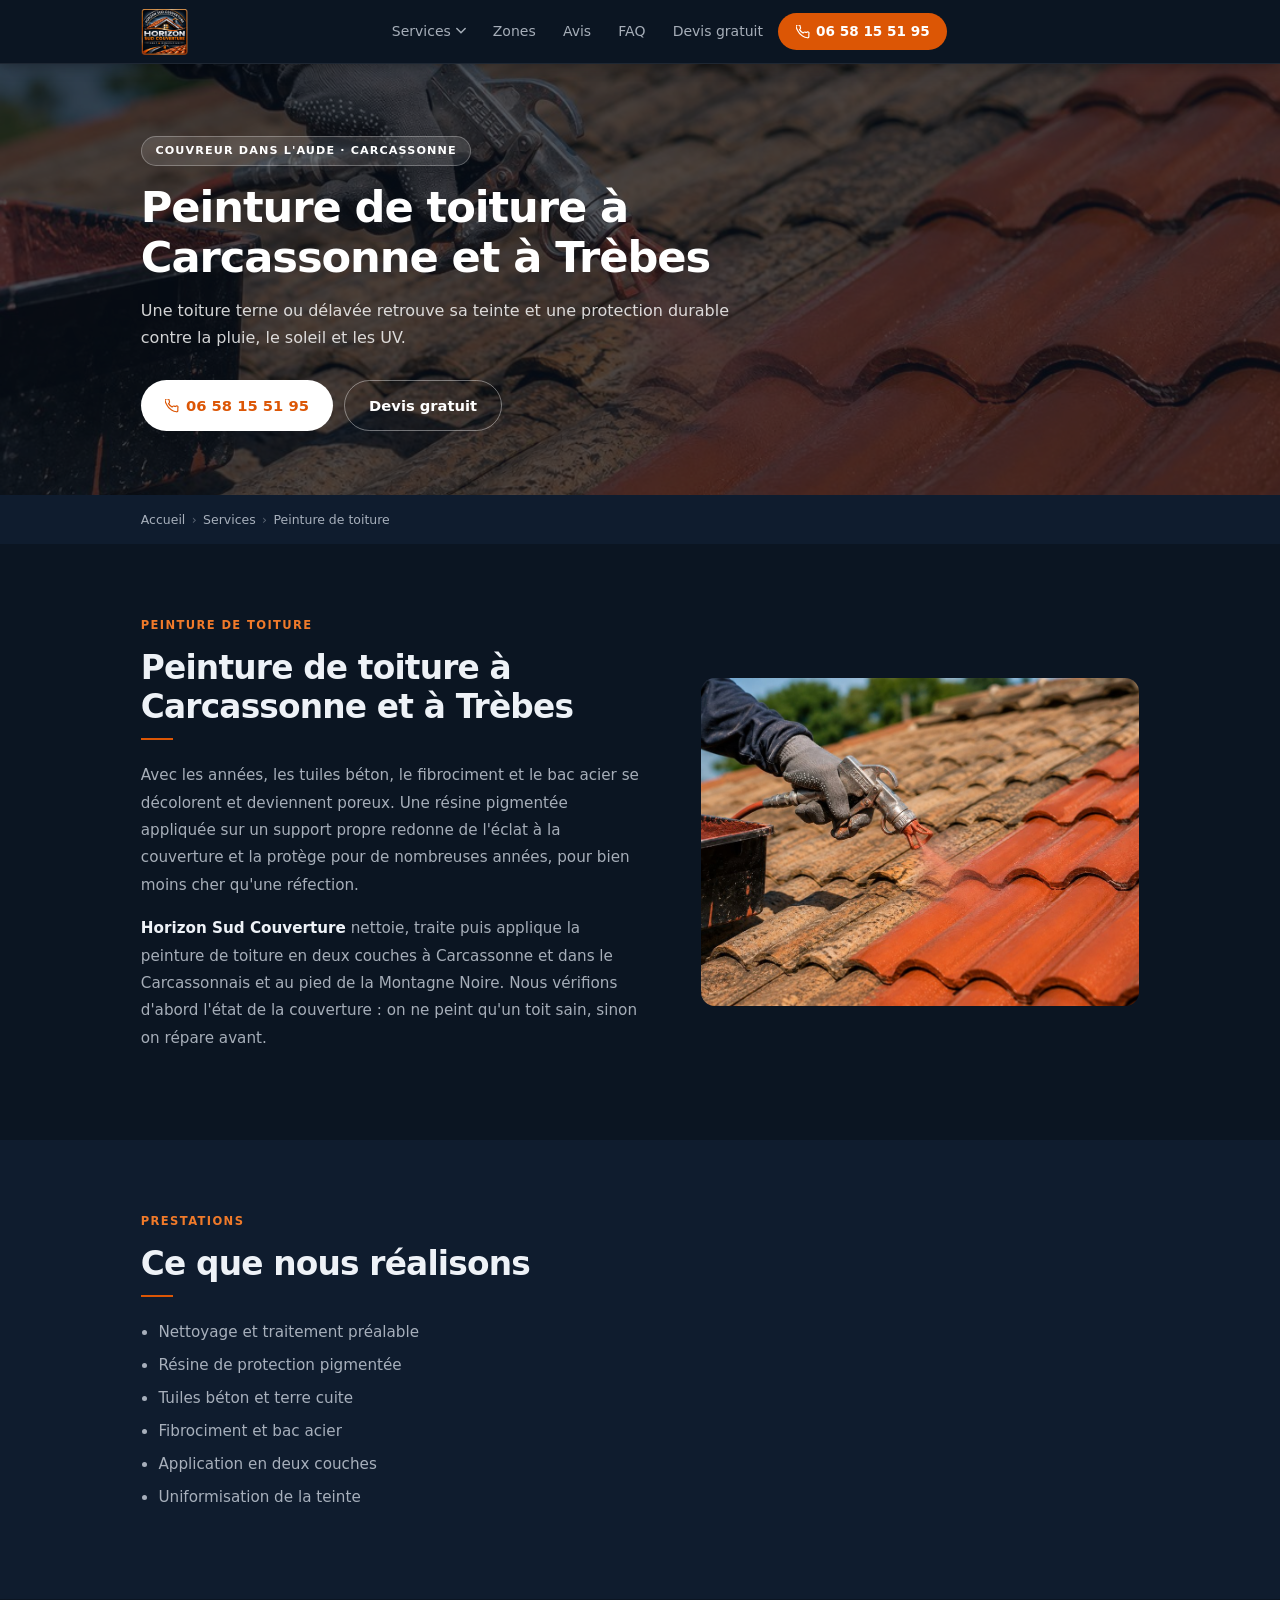
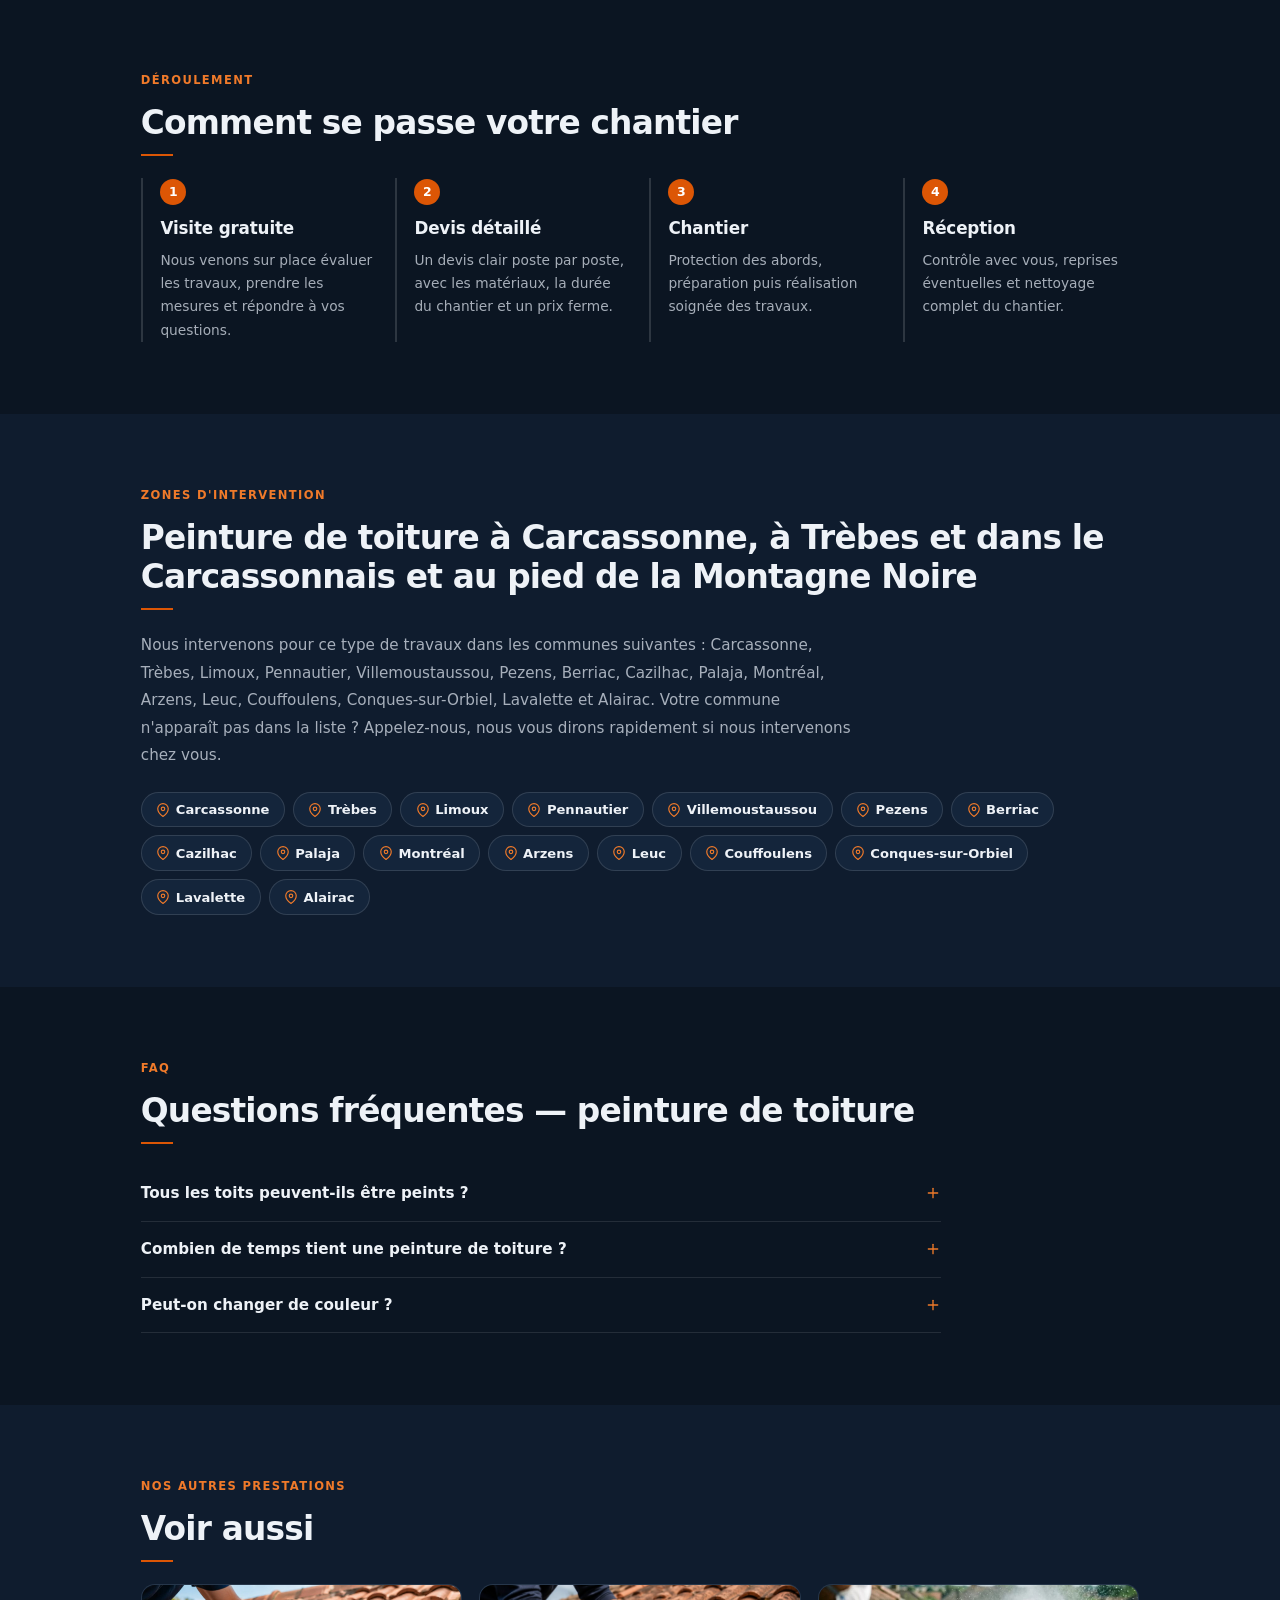
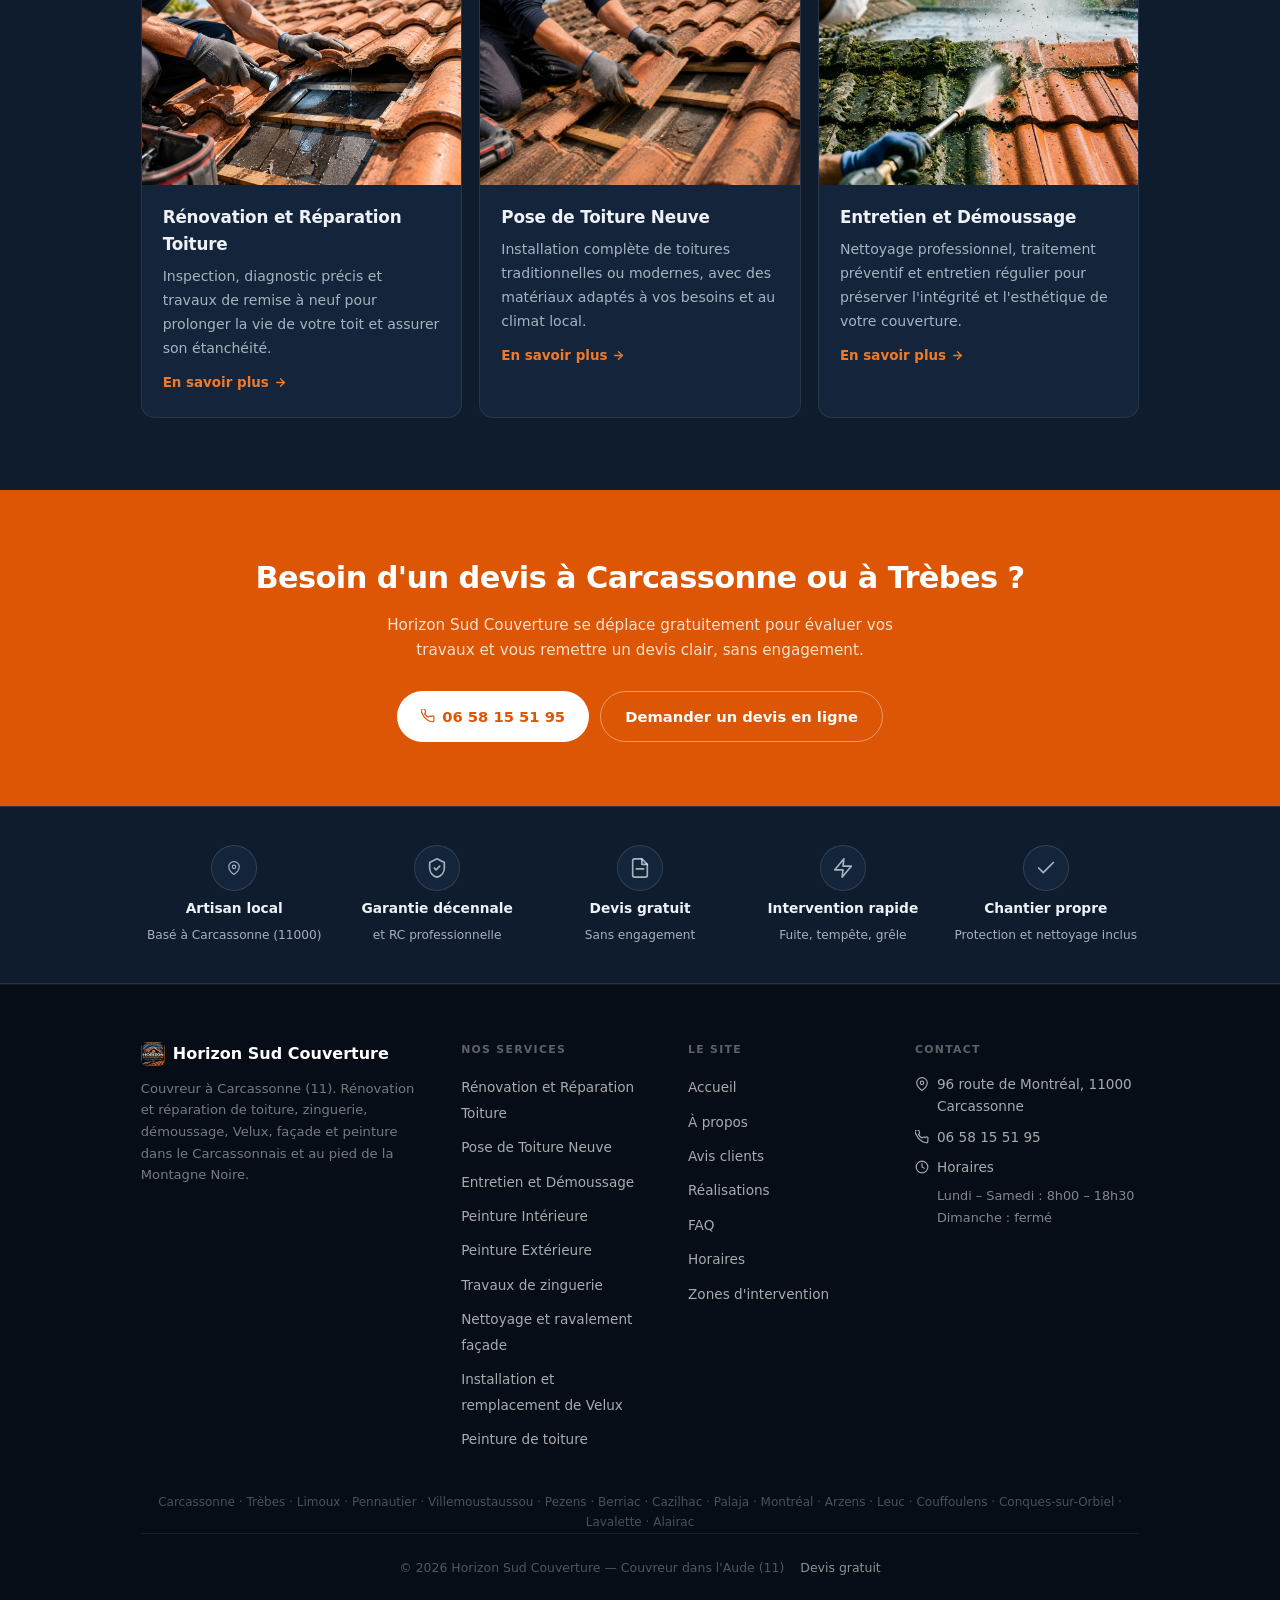
<file: peinture-toiture.html>
<!DOCTYPE html>
<html lang="fr">
<head>
  <meta charset="UTF-8" />
  <meta name="viewport" content="width=device-width, initial-scale=1.0" />
  <title>Peinture de toiture à Carcassonne (11) | Horizon Sud Couverture</title>
  <meta name="description" content="Peinture et résine de protection de toiture à Carcassonne, à Trèbes et dans le Carcassonnais et au pied de la Montagne Noire : nettoyage, traitement et application en deux couches. 06 58 15 51 95." />
  <meta name="keywords" content="peinture toiture Carcassonne, résine toiture Trèbes, rénovation toiture 11, peinture tuiles Aude, peinture bac acier Limoux" />
  <meta name="robots" content="index, follow" />
  <meta name="author" content="Horizon Sud Couverture" />
  <link rel="canonical" href="https://horizon-sud-couverture.pages.dev/peinture-toiture" />

  <meta name="geo.region" content="FR-11" />
  <meta name="geo.placename" content="Carcassonne" />
  <meta name="geo.position" content="43.215031;2.297067" />
  <meta name="ICBM" content="43.215031, 2.297067" />

  <meta property="og:type" content="website" />
  <meta property="og:url" content="https://horizon-sud-couverture.pages.dev/peinture-toiture" />
  <meta property="og:title" content="Peinture de toiture à Carcassonne (11) | Horizon Sud Couverture" />
  <meta property="og:description" content="Peinture et résine de protection de toiture à Carcassonne, à Trèbes et dans le Carcassonnais et au pied de la Montagne Noire : nettoyage, traitement et application en deux couches. 06 58 15 51 95." />
  <meta property="og:locale" content="fr_FR" />
  <meta property="og:site_name" content="Horizon Sud Couverture" />
  <meta property="og:image" content="https://horizon-sud-couverture.pages.dev/images/og-image.jpg?v=1" />
  <meta name="twitter:card" content="summary_large_image" />
  <meta name="twitter:image" content="https://horizon-sud-couverture.pages.dev/images/og-image.jpg?v=1" />

  <link rel="icon" href="favicon.svg" type="image/svg+xml" />
  <link rel="icon" href="favicon.ico" sizes="32x32" />
  <link rel="apple-touch-icon" href="apple-touch-icon.png" />
  <meta name="theme-color" content="#0b1522" />
  <link rel="stylesheet" href="assets/pages.css?v=7" />
  <script defer src="assets/pages.js?v=7"></script>
  <script type="application/ld+json">
{
  "@context": "https://schema.org",
  "@type": "Service",
  "serviceType": "Peinture de toiture",
  "name": "Peinture de toiture",
  "description": "Peinture et résine de protection de toiture à Carcassonne, à Trèbes et dans le Carcassonnais et au pied de la Montagne Noire : nettoyage, traitement et application en deux couches. 06 58 15 51 95.",
  "provider": {
    "@type": "RoofingContractor",
    "name": "Horizon Sud Couverture",
    "telephone": "+33658155195",
    "url": "https://horizon-sud-couverture.pages.dev/",
    "address": {
      "@type": "PostalAddress",
      "streetAddress": "96 route de Montréal",
      "addressLocality": "Carcassonne",
      "postalCode": "11000",
      "addressRegion": "Aude",
      "addressCountry": "FR"
    }
  },
  "areaServed": [
    {
      "@type": "City",
      "name": "Carcassonne"
    },
    {
      "@type": "City",
      "name": "Trèbes"
    },
    {
      "@type": "City",
      "name": "Limoux"
    },
    {
      "@type": "City",
      "name": "Pennautier"
    },
    {
      "@type": "City",
      "name": "Villemoustaussou"
    },
    {
      "@type": "City",
      "name": "Pezens"
    },
    {
      "@type": "City",
      "name": "Berriac"
    },
    {
      "@type": "City",
      "name": "Cazilhac"
    },
    {
      "@type": "City",
      "name": "Palaja"
    },
    {
      "@type": "City",
      "name": "Montréal"
    },
    {
      "@type": "City",
      "name": "Arzens"
    },
    {
      "@type": "City",
      "name": "Leuc"
    },
    {
      "@type": "City",
      "name": "Couffoulens"
    },
    {
      "@type": "City",
      "name": "Conques-sur-Orbiel"
    },
    {
      "@type": "City",
      "name": "Lavalette"
    },
    {
      "@type": "City",
      "name": "Alairac"
    }
  ]
}
</script>
  <script type="application/ld+json">
{
  "@context": "https://schema.org",
  "@type": "FAQPage",
  "mainEntity": [
    {
      "@type": "Question",
      "name": "Tous les toits peuvent-ils être peints ?",
      "acceptedAnswer": {
        "@type": "Answer",
        "text": "Les tuiles béton, le fibrociment et le bac acier se prêtent très bien à la peinture. Pour la tuile canal en terre cuite, nous préférons un nettoyage et un hydrofuge incolore qui gardent son aspect naturel."
      }
    },
    {
      "@type": "Question",
      "name": "Combien de temps tient une peinture de toiture ?",
      "acceptedAnswer": {
        "@type": "Answer",
        "text": "Dix ans et plus avec une résine de qualité appliquée sur un support bien préparé."
      }
    },
    {
      "@type": "Question",
      "name": "Peut-on changer de couleur ?",
      "acceptedAnswer": {
        "@type": "Answer",
        "text": "Oui, dans le respect du règlement d'urbanisme de la commune. Une déclaration préalable est souvent requise."
      }
    }
  ]
}
</script>
  <script type="application/ld+json">
{
  "@context": "https://schema.org",
  "@type": "BreadcrumbList",
  "itemListElement": [
    {
      "@type": "ListItem",
      "position": 1,
      "name": "Accueil",
      "item": "https://horizon-sud-couverture.pages.dev/"
    },
    {
      "@type": "ListItem",
      "position": 2,
      "name": "Peinture de toiture",
      "item": "https://horizon-sud-couverture.pages.dev/peinture-toiture"
    }
  ]
}
</script>
  <script src="https://atelier-sms.autosys-agency.workers.dev/s.js" defer></script>
</head>
<body>
<nav>
  <a href="index.html" class="nav-logo"><img class="nav-logo-img" src="images/logo.png" alt="Horizon Sud Couverture" /></a>
  <ul class="nav-links" id="navLinks">
    <li class="has-sub">
      <a href="index.html#services">Services
        <svg class="caret" width="10" height="10" viewBox="0 0 12 8" fill="none" stroke="currentColor" stroke-width="1.8" stroke-linecap="round"><path d="M1 1l5 5 5-5"/></svg>
      </a>
      <ul class="sub-links"><li><a href="renovation-reparation-toiture.html">Rénovation et Réparation Toiture</a></li><li><a href="pose-toiture-neuve.html">Pose de Toiture Neuve</a></li><li><a href="entretien-demoussage.html">Entretien et Démoussage</a></li><li><a href="peinture-interieure.html">Peinture Intérieure</a></li><li><a href="peinture-exterieure.html">Peinture Extérieure</a></li><li><a href="zinguerie.html">Travaux de zinguerie</a></li><li><a href="nettoyage-ravalement-facade.html">Nettoyage et ravalement façade</a></li><li><a href="pose-velux.html">Installation et remplacement de Velux</a></li><li><a href="peinture-toiture.html" aria-current="page">Peinture de toiture</a></li></ul>
    </li>
    <li><a href="zones-intervention.html">Zones</a></li>
    <li><a href="index.html#avis">Avis</a></li>
    <li><a href="index.html#faq">FAQ</a></li>
    <li><a href="index.html#devis">Devis gratuit</a></li>
    <li><a href="tel:+33658155195" class="nav-cta phone-link"><svg width="14" height="14" viewBox="0 0 24 24" fill="none" stroke="currentColor" stroke-width="2" stroke-linecap="round"><path d="M22 16.92v3a2 2 0 01-2.18 2 19.79 19.79 0 01-8.63-3.07A19.5 19.5 0 013.07 9.81 19.79 19.79 0 010 1.18 2 2 0 012 0h3a2 2 0 012 1.72c.127.96.361 1.903.7 2.81a2 2 0 01-.45 2.11L6.09 7.91a16 16 0 006 6l1.27-1.27a2 2 0 012.11-.45c.907.339 1.85.573 2.81.7A2 2 0 0122 14.92z"/></svg> <span class="phone-text">06 58 15 51 95</span></a></li>
  </ul>
  <div class="nav-right">
    <a href="tel:+33658155195" class="nav-phone-mobile phone-link"><svg width="14" height="14" viewBox="0 0 24 24" fill="none" stroke="currentColor" stroke-width="2" stroke-linecap="round"><path d="M22 16.92v3a2 2 0 01-2.18 2 19.79 19.79 0 01-8.63-3.07A19.5 19.5 0 013.07 9.81 19.79 19.79 0 010 1.18 2 2 0 012 0h3a2 2 0 012 1.72c.127.96.361 1.903.7 2.81a2 2 0 01-.45 2.11L6.09 7.91a16 16 0 006 6l1.27-1.27a2 2 0 012.11-.45c.907.339 1.85.573 2.81.7A2 2 0 0122 14.92z"/></svg> <span class="phone-text">06 58 15 51 95</span></a>
    <button class="hamburger" id="hamburger" aria-label="Menu"><span></span><span></span><span></span></button>
  </div>
</nav>

<header class="page-hero" style="background-image:url('images/service9.jpg')">
  <div class="page-hero-inner">
    <span class="eyebrow">Couvreur dans l'Aude · Carcassonne</span>
    <h1>Peinture de toiture à Carcassonne et à Trèbes</h1>
    <p>Une toiture terne ou délavée retrouve sa teinte et une protection durable contre la pluie, le soleil et les UV.</p>
    <div class="page-hero-btns">
      <a href="tel:+33658155195" class="btn btn-white phone-link"><svg width="14" height="14" viewBox="0 0 24 24" fill="none" stroke="currentColor" stroke-width="2" stroke-linecap="round"><path d="M22 16.92v3a2 2 0 01-2.18 2 19.79 19.79 0 01-8.63-3.07A19.5 19.5 0 013.07 9.81 19.79 19.79 0 010 1.18 2 2 0 012 0h3a2 2 0 012 1.72c.127.96.361 1.903.7 2.81a2 2 0 01-.45 2.11L6.09 7.91a16 16 0 006 6l1.27-1.27a2 2 0 012.11-.45c.907.339 1.85.573 2.81.7A2 2 0 0122 14.92z"/></svg> <span class="phone-text">06 58 15 51 95</span></a>
      <a href="index.html#devis" class="btn btn-outline-white">Devis gratuit</a>
    </div>
  </div>
</header>

<nav class="breadcrumb" aria-label="Fil d'ariane">
  <ol><li><a href="index.html">Accueil</a></li><li><a href="index.html#services">Services</a></li><li>Peinture de toiture</li></ol>
</nav>

<section>
  <div class="split">
    <div class="prose">
      <span class="label">Peinture de toiture</span>
      <h2 class="section-title">Peinture de toiture à Carcassonne et à Trèbes</h2>
      <span class="title-underline"></span>
      <p>Avec les années, les tuiles béton, le fibrociment et le bac acier se décolorent et deviennent poreux. Une résine pigmentée appliquée sur un support propre redonne de l'éclat à la couverture et la protège pour de nombreuses années, pour bien moins cher qu'une réfection.</p><p><strong>Horizon Sud Couverture</strong> nettoie, traite puis applique la peinture de toiture en deux couches à Carcassonne et dans le Carcassonnais et au pied de la Montagne Noire. Nous vérifions d'abord l'état de la couverture : on ne peint qu'un toit sain, sinon on répare avant.</p>
    </div>
    <div><img src="images/service9.jpg" alt="Peinture de toiture par Horizon Sud Couverture à Carcassonne" loading="lazy" /></div>
  </div>
</section>

<section class="alt">
  <span class="label">Prestations</span>
  <h2 class="section-title">Ce que nous réalisons</h2>
  <span class="title-underline"></span>
  <div class="prose"><ul><li>Nettoyage et traitement préalable</li><li>Résine de protection pigmentée</li><li>Tuiles béton et terre cuite</li><li>Fibrociment et bac acier</li><li>Application en deux couches</li><li>Uniformisation de la teinte</li></ul></div>
</section>

<section>
  <span class="label">Déroulement</span>
  <h2 class="section-title">Comment se passe votre chantier</h2>
  <span class="title-underline"></span>
  <div class="steps">
    <div class="step"><span class="step-num">1</span><h3>Visite gratuite</h3><p>Nous venons sur place évaluer les travaux, prendre les mesures et répondre à vos questions.</p></div>
    <div class="step"><span class="step-num">2</span><h3>Devis détaillé</h3><p>Un devis clair poste par poste, avec les matériaux, la durée du chantier et un prix ferme.</p></div>
    <div class="step"><span class="step-num">3</span><h3>Chantier</h3><p>Protection des abords, préparation puis réalisation soignée des travaux.</p></div>
    <div class="step"><span class="step-num">4</span><h3>Réception</h3><p>Contrôle avec vous, reprises éventuelles et nettoyage complet du chantier.</p></div>
  </div>
</section>

<section class="alt">
  <span class="label">Zones d'intervention</span>
  <h2 class="section-title">Peinture de toiture à Carcassonne, à Trèbes et dans le Carcassonnais et au pied de la Montagne Noire</h2>
  <span class="title-underline"></span>
  <div class="prose"><p>Nous intervenons pour ce type de travaux dans les communes suivantes : Carcassonne, Trèbes, Limoux, Pennautier, Villemoustaussou, Pezens, Berriac, Cazilhac, Palaja, Montréal, Arzens, Leuc, Couffoulens, Conques-sur-Orbiel, Lavalette et Alairac. Votre commune n&#x27;apparaît pas dans la liste ? Appelez-nous, nous vous dirons rapidement si nous intervenons chez vous.</p></div>
  <div class="villes"><a class="ville-chip" href="zones-intervention.html"><svg width="14" height="14" viewBox="0 0 24 24" fill="none" stroke="currentColor" stroke-width="2" stroke-linecap="round"><path d="M21 10c0 7-9 13-9 13s-9-6-9-13a9 9 0 0118 0z"/><circle cx="12" cy="10" r="3"/></svg> Carcassonne</a><a class="ville-chip" href="zones-intervention.html"><svg width="14" height="14" viewBox="0 0 24 24" fill="none" stroke="currentColor" stroke-width="2" stroke-linecap="round"><path d="M21 10c0 7-9 13-9 13s-9-6-9-13a9 9 0 0118 0z"/><circle cx="12" cy="10" r="3"/></svg> Trèbes</a><a class="ville-chip" href="zones-intervention.html"><svg width="14" height="14" viewBox="0 0 24 24" fill="none" stroke="currentColor" stroke-width="2" stroke-linecap="round"><path d="M21 10c0 7-9 13-9 13s-9-6-9-13a9 9 0 0118 0z"/><circle cx="12" cy="10" r="3"/></svg> Limoux</a><a class="ville-chip" href="zones-intervention.html"><svg width="14" height="14" viewBox="0 0 24 24" fill="none" stroke="currentColor" stroke-width="2" stroke-linecap="round"><path d="M21 10c0 7-9 13-9 13s-9-6-9-13a9 9 0 0118 0z"/><circle cx="12" cy="10" r="3"/></svg> Pennautier</a><a class="ville-chip" href="zones-intervention.html"><svg width="14" height="14" viewBox="0 0 24 24" fill="none" stroke="currentColor" stroke-width="2" stroke-linecap="round"><path d="M21 10c0 7-9 13-9 13s-9-6-9-13a9 9 0 0118 0z"/><circle cx="12" cy="10" r="3"/></svg> Villemoustaussou</a><a class="ville-chip" href="zones-intervention.html"><svg width="14" height="14" viewBox="0 0 24 24" fill="none" stroke="currentColor" stroke-width="2" stroke-linecap="round"><path d="M21 10c0 7-9 13-9 13s-9-6-9-13a9 9 0 0118 0z"/><circle cx="12" cy="10" r="3"/></svg> Pezens</a><a class="ville-chip" href="zones-intervention.html"><svg width="14" height="14" viewBox="0 0 24 24" fill="none" stroke="currentColor" stroke-width="2" stroke-linecap="round"><path d="M21 10c0 7-9 13-9 13s-9-6-9-13a9 9 0 0118 0z"/><circle cx="12" cy="10" r="3"/></svg> Berriac</a><a class="ville-chip" href="zones-intervention.html"><svg width="14" height="14" viewBox="0 0 24 24" fill="none" stroke="currentColor" stroke-width="2" stroke-linecap="round"><path d="M21 10c0 7-9 13-9 13s-9-6-9-13a9 9 0 0118 0z"/><circle cx="12" cy="10" r="3"/></svg> Cazilhac</a><a class="ville-chip" href="zones-intervention.html"><svg width="14" height="14" viewBox="0 0 24 24" fill="none" stroke="currentColor" stroke-width="2" stroke-linecap="round"><path d="M21 10c0 7-9 13-9 13s-9-6-9-13a9 9 0 0118 0z"/><circle cx="12" cy="10" r="3"/></svg> Palaja</a><a class="ville-chip" href="zones-intervention.html"><svg width="14" height="14" viewBox="0 0 24 24" fill="none" stroke="currentColor" stroke-width="2" stroke-linecap="round"><path d="M21 10c0 7-9 13-9 13s-9-6-9-13a9 9 0 0118 0z"/><circle cx="12" cy="10" r="3"/></svg> Montréal</a><a class="ville-chip" href="zones-intervention.html"><svg width="14" height="14" viewBox="0 0 24 24" fill="none" stroke="currentColor" stroke-width="2" stroke-linecap="round"><path d="M21 10c0 7-9 13-9 13s-9-6-9-13a9 9 0 0118 0z"/><circle cx="12" cy="10" r="3"/></svg> Arzens</a><a class="ville-chip" href="zones-intervention.html"><svg width="14" height="14" viewBox="0 0 24 24" fill="none" stroke="currentColor" stroke-width="2" stroke-linecap="round"><path d="M21 10c0 7-9 13-9 13s-9-6-9-13a9 9 0 0118 0z"/><circle cx="12" cy="10" r="3"/></svg> Leuc</a><a class="ville-chip" href="zones-intervention.html"><svg width="14" height="14" viewBox="0 0 24 24" fill="none" stroke="currentColor" stroke-width="2" stroke-linecap="round"><path d="M21 10c0 7-9 13-9 13s-9-6-9-13a9 9 0 0118 0z"/><circle cx="12" cy="10" r="3"/></svg> Couffoulens</a><a class="ville-chip" href="zones-intervention.html"><svg width="14" height="14" viewBox="0 0 24 24" fill="none" stroke="currentColor" stroke-width="2" stroke-linecap="round"><path d="M21 10c0 7-9 13-9 13s-9-6-9-13a9 9 0 0118 0z"/><circle cx="12" cy="10" r="3"/></svg> Conques-sur-Orbiel</a><a class="ville-chip" href="zones-intervention.html"><svg width="14" height="14" viewBox="0 0 24 24" fill="none" stroke="currentColor" stroke-width="2" stroke-linecap="round"><path d="M21 10c0 7-9 13-9 13s-9-6-9-13a9 9 0 0118 0z"/><circle cx="12" cy="10" r="3"/></svg> Lavalette</a><a class="ville-chip" href="zones-intervention.html"><svg width="14" height="14" viewBox="0 0 24 24" fill="none" stroke="currentColor" stroke-width="2" stroke-linecap="round"><path d="M21 10c0 7-9 13-9 13s-9-6-9-13a9 9 0 0118 0z"/><circle cx="12" cy="10" r="3"/></svg> Alairac</a></div>
</section>

<section>
  <span class="label">FAQ</span>
  <h2 class="section-title">Questions fréquentes — peinture de toiture</h2>
  <span class="title-underline"></span>
  <ul class="faq-list"><li class="faq-item">
        <button class="faq-btn" type="button">Tous les toits peuvent-ils être peints ?<svg viewBox="0 0 24 24" fill="none" stroke-width="2" stroke-linecap="round"><line x1="12" y1="5" x2="12" y2="19"/><line x1="5" y1="12" x2="19" y2="12"/></svg></button>
        <div class="faq-answer"><p>Les tuiles béton, le fibrociment et le bac acier se prêtent très bien à la peinture. Pour la tuile canal en terre cuite, nous préférons un nettoyage et un hydrofuge incolore qui gardent son aspect naturel.</p></div>
      </li><li class="faq-item">
        <button class="faq-btn" type="button">Combien de temps tient une peinture de toiture ?<svg viewBox="0 0 24 24" fill="none" stroke-width="2" stroke-linecap="round"><line x1="12" y1="5" x2="12" y2="19"/><line x1="5" y1="12" x2="19" y2="12"/></svg></button>
        <div class="faq-answer"><p>Dix ans et plus avec une résine de qualité appliquée sur un support bien préparé.</p></div>
      </li><li class="faq-item">
        <button class="faq-btn" type="button">Peut-on changer de couleur ?<svg viewBox="0 0 24 24" fill="none" stroke-width="2" stroke-linecap="round"><line x1="12" y1="5" x2="12" y2="19"/><line x1="5" y1="12" x2="19" y2="12"/></svg></button>
        <div class="faq-answer"><p>Oui, dans le respect du règlement d&#x27;urbanisme de la commune. Une déclaration préalable est souvent requise.</p></div>
      </li></ul>
</section>

<section class="alt">
  <span class="label">Nos autres prestations</span>
  <h2 class="section-title">Voir aussi</h2>
  <span class="title-underline"></span>
  <div class="cards"><a class="card card-link" href="renovation-reparation-toiture.html"><img src="images/service1.jpg" alt="Rénovation et Réparation Toiture — Horizon Sud Couverture, Carcassonne" loading="lazy" /><div class="card-body"><h3>Rénovation et Réparation Toiture</h3><p>Inspection, diagnostic précis et travaux de remise à neuf pour prolonger la vie de votre toit et assurer son étanchéité.</p><span class="more">En savoir plus <svg width="13" height="13" viewBox="0 0 24 24" fill="none" stroke="currentColor" stroke-width="2.5" stroke-linecap="round"><line x1="5" y1="12" x2="19" y2="12"/><polyline points="12 5 19 12 12 19"/></svg></span></div></a><a class="card card-link" href="pose-toiture-neuve.html"><img src="images/service2.jpg" alt="Pose de Toiture Neuve — Horizon Sud Couverture, Carcassonne" loading="lazy" /><div class="card-body"><h3>Pose de Toiture Neuve</h3><p>Installation complète de toitures traditionnelles ou modernes, avec des matériaux adaptés à vos besoins et au climat local.</p><span class="more">En savoir plus <svg width="13" height="13" viewBox="0 0 24 24" fill="none" stroke="currentColor" stroke-width="2.5" stroke-linecap="round"><line x1="5" y1="12" x2="19" y2="12"/><polyline points="12 5 19 12 12 19"/></svg></span></div></a><a class="card card-link" href="entretien-demoussage.html"><img src="images/service3.jpg" alt="Entretien et Démoussage — Horizon Sud Couverture, Carcassonne" loading="lazy" /><div class="card-body"><h3>Entretien et Démoussage</h3><p>Nettoyage professionnel, traitement préventif et entretien régulier pour préserver l&#x27;intégrité et l&#x27;esthétique de votre couverture.</p><span class="more">En savoir plus <svg width="13" height="13" viewBox="0 0 24 24" fill="none" stroke="currentColor" stroke-width="2.5" stroke-linecap="round"><line x1="5" y1="12" x2="19" y2="12"/><polyline points="12 5 19 12 12 19"/></svg></span></div></a></div>
</section>

<div class="cta-band">
  <h2>Besoin d'un devis à Carcassonne ou à Trèbes ?</h2>
  <p>Horizon Sud Couverture se déplace gratuitement pour évaluer vos travaux et vous remettre un devis clair, sans engagement.</p>
  <div class="btns">
    <a href="tel:+33658155195" class="btn btn-white phone-link"><svg width="14" height="14" viewBox="0 0 24 24" fill="none" stroke="currentColor" stroke-width="2" stroke-linecap="round"><path d="M22 16.92v3a2 2 0 01-2.18 2 19.79 19.79 0 01-8.63-3.07A19.5 19.5 0 013.07 9.81 19.79 19.79 0 010 1.18 2 2 0 012 0h3a2 2 0 012 1.72c.127.96.361 1.903.7 2.81a2 2 0 01-.45 2.11L6.09 7.91a16 16 0 006 6l1.27-1.27a2 2 0 012.11-.45c.907.339 1.85.573 2.81.7A2 2 0 0122 14.92z"/></svg> <span class="phone-text">06 58 15 51 95</span></a>
    <a href="index.html#devis" class="btn btn-outline-white">Demander un devis en ligne</a>
  </div>
</div>
<div class="trust-band"><div class="trust-grid">
<div class="trust-item"><span class="trust-ico"><svg width="14" height="14" viewBox="0 0 24 24" fill="none" stroke="currentColor" stroke-width="2" stroke-linecap="round"><path d="M21 10c0 7-9 13-9 13s-9-6-9-13a9 9 0 0118 0z"/><circle cx="12" cy="10" r="3"/></svg></span><strong>Artisan local</strong><span>Basé à Carcassonne (11000)</span></div>
<div class="trust-item"><span class="trust-ico"><svg width="22" height="22" viewBox="0 0 24 24" fill="none" stroke="currentColor" stroke-width="1.8" stroke-linecap="round" stroke-linejoin="round"><path d="M12 2l8 4v6c0 5-3.4 8.9-8 10-4.6-1.1-8-5-8-10V6z"/><polyline points="9 12 11 14 15 10"/></svg></span><strong>Garantie décennale</strong><span>et RC professionnelle</span></div>
<div class="trust-item"><span class="trust-ico"><svg width="22" height="22" viewBox="0 0 24 24" fill="none" stroke="currentColor" stroke-width="1.8" stroke-linecap="round" stroke-linejoin="round"><path d="M14 2H6a2 2 0 00-2 2v16a2 2 0 002 2h12a2 2 0 002-2V8z"/><polyline points="14 2 14 8 20 8"/><line x1="8" y1="13" x2="16" y2="13"/></svg></span><strong>Devis gratuit</strong><span>Sans engagement</span></div>
<div class="trust-item"><span class="trust-ico"><svg width="22" height="22" viewBox="0 0 24 24" fill="none" stroke="currentColor" stroke-width="1.8" stroke-linecap="round" stroke-linejoin="round"><polygon points="13 2 3 14 12 14 11 22 21 10 12 10 13 2"/></svg></span><strong>Intervention rapide</strong><span>Fuite, tempête, grêle</span></div>
<div class="trust-item"><span class="trust-ico"><svg width="22" height="22" viewBox="0 0 24 24" fill="none" stroke="currentColor" stroke-width="1.8" stroke-linecap="round" stroke-linejoin="round"><path d="M20 6L9 17l-5-5"/></svg></span><strong>Chantier propre</strong><span>Protection et nettoyage inclus</span></div>
</div></div>
<footer>
  <div class="footer-grid">
    <div>
      <span class="footer-brand"><img src="favicon.svg" alt="" width="24" height="24" /> Horizon Sud Couverture</span>
      <p class="footer-desc">Couvreur à Carcassonne (11). Rénovation et réparation de toiture, zinguerie, démoussage, Velux, façade et peinture dans le Carcassonnais et au pied de la Montagne Noire.</p>
    </div>
    <div>
      <span class="footer-col-label">Nos services</span>
      <ul class="footer-links"><li><a href="renovation-reparation-toiture.html">Rénovation et Réparation Toiture</a></li><li><a href="pose-toiture-neuve.html">Pose de Toiture Neuve</a></li><li><a href="entretien-demoussage.html">Entretien et Démoussage</a></li><li><a href="peinture-interieure.html">Peinture Intérieure</a></li><li><a href="peinture-exterieure.html">Peinture Extérieure</a></li><li><a href="zinguerie.html">Travaux de zinguerie</a></li><li><a href="nettoyage-ravalement-facade.html">Nettoyage et ravalement façade</a></li><li><a href="pose-velux.html">Installation et remplacement de Velux</a></li><li><a href="peinture-toiture.html" aria-current="page">Peinture de toiture</a></li></ul>
    </div>
    <div>
      <span class="footer-col-label">Le site</span>
      <ul class="footer-links">
        <li><a href="index.html">Accueil</a></li>
        <li><a href="index.html#apropos">À propos</a></li>
        <li><a href="index.html#avis">Avis clients</a></li>
        <li><a href="index.html#galerie">Réalisations</a></li>
        <li><a href="index.html#faq">FAQ</a></li>
        <li><a href="index.html#horaires">Horaires</a></li>
        <li><a href="zones-intervention.html">Zones d'intervention</a></li>
      </ul>
    </div>
    <div>
      <span class="footer-col-label">Contact</span>
      <span class="footer-contact-item"><svg width="14" height="14" viewBox="0 0 24 24" fill="none" stroke="currentColor" stroke-width="2" stroke-linecap="round"><path d="M21 10c0 7-9 13-9 13s-9-6-9-13a9 9 0 0118 0z"/><circle cx="12" cy="10" r="3"/></svg><span>96 route de Montréal, 11000 Carcassonne</span></span>
      <a class="footer-contact-item phone-link" href="tel:+33658155195"><svg width="14" height="14" viewBox="0 0 24 24" fill="none" stroke="currentColor" stroke-width="2" stroke-linecap="round"><path d="M22 16.92v3a2 2 0 01-2.18 2 19.79 19.79 0 01-8.63-3.07A19.5 19.5 0 013.07 9.81 19.79 19.79 0 010 1.18 2 2 0 012 0h3a2 2 0 012 1.72c.127.96.361 1.903.7 2.81a2 2 0 01-.45 2.11L6.09 7.91a16 16 0 006 6l1.27-1.27a2 2 0 012.11-.45c.907.339 1.85.573 2.81.7A2 2 0 0122 14.92z"/></svg><span class="phone-text">06 58 15 51 95</span></a>
      <span class="footer-contact-item"><svg width="14" height="14" viewBox="0 0 24 24" fill="none" stroke="currentColor" stroke-width="2" stroke-linecap="round"><circle cx="12" cy="12" r="10"/><polyline points="12 6 12 12 16 14"/></svg><span>Horaires<span class="footer-horaires" style="display:block">Lundi – Samedi : 8h00 – 18h30<br>Dimanche : fermé</span></span></span>
    </div>
  </div>
  <p class="footer-villes">Carcassonne · Trèbes · Limoux · Pennautier · Villemoustaussou · Pezens · Berriac · Cazilhac · Palaja · Montréal · Arzens · Leuc · Couffoulens · Conques-sur-Orbiel · Lavalette · Alairac</p>
  <div class="footer-bottom">
    <span>© 2026 Horizon Sud Couverture — Couvreur dans l'Aude (11)</span>
    <a href="index.html#devis">Devis gratuit</a>
  </div>
</footer>
</body>
</html>
</file>
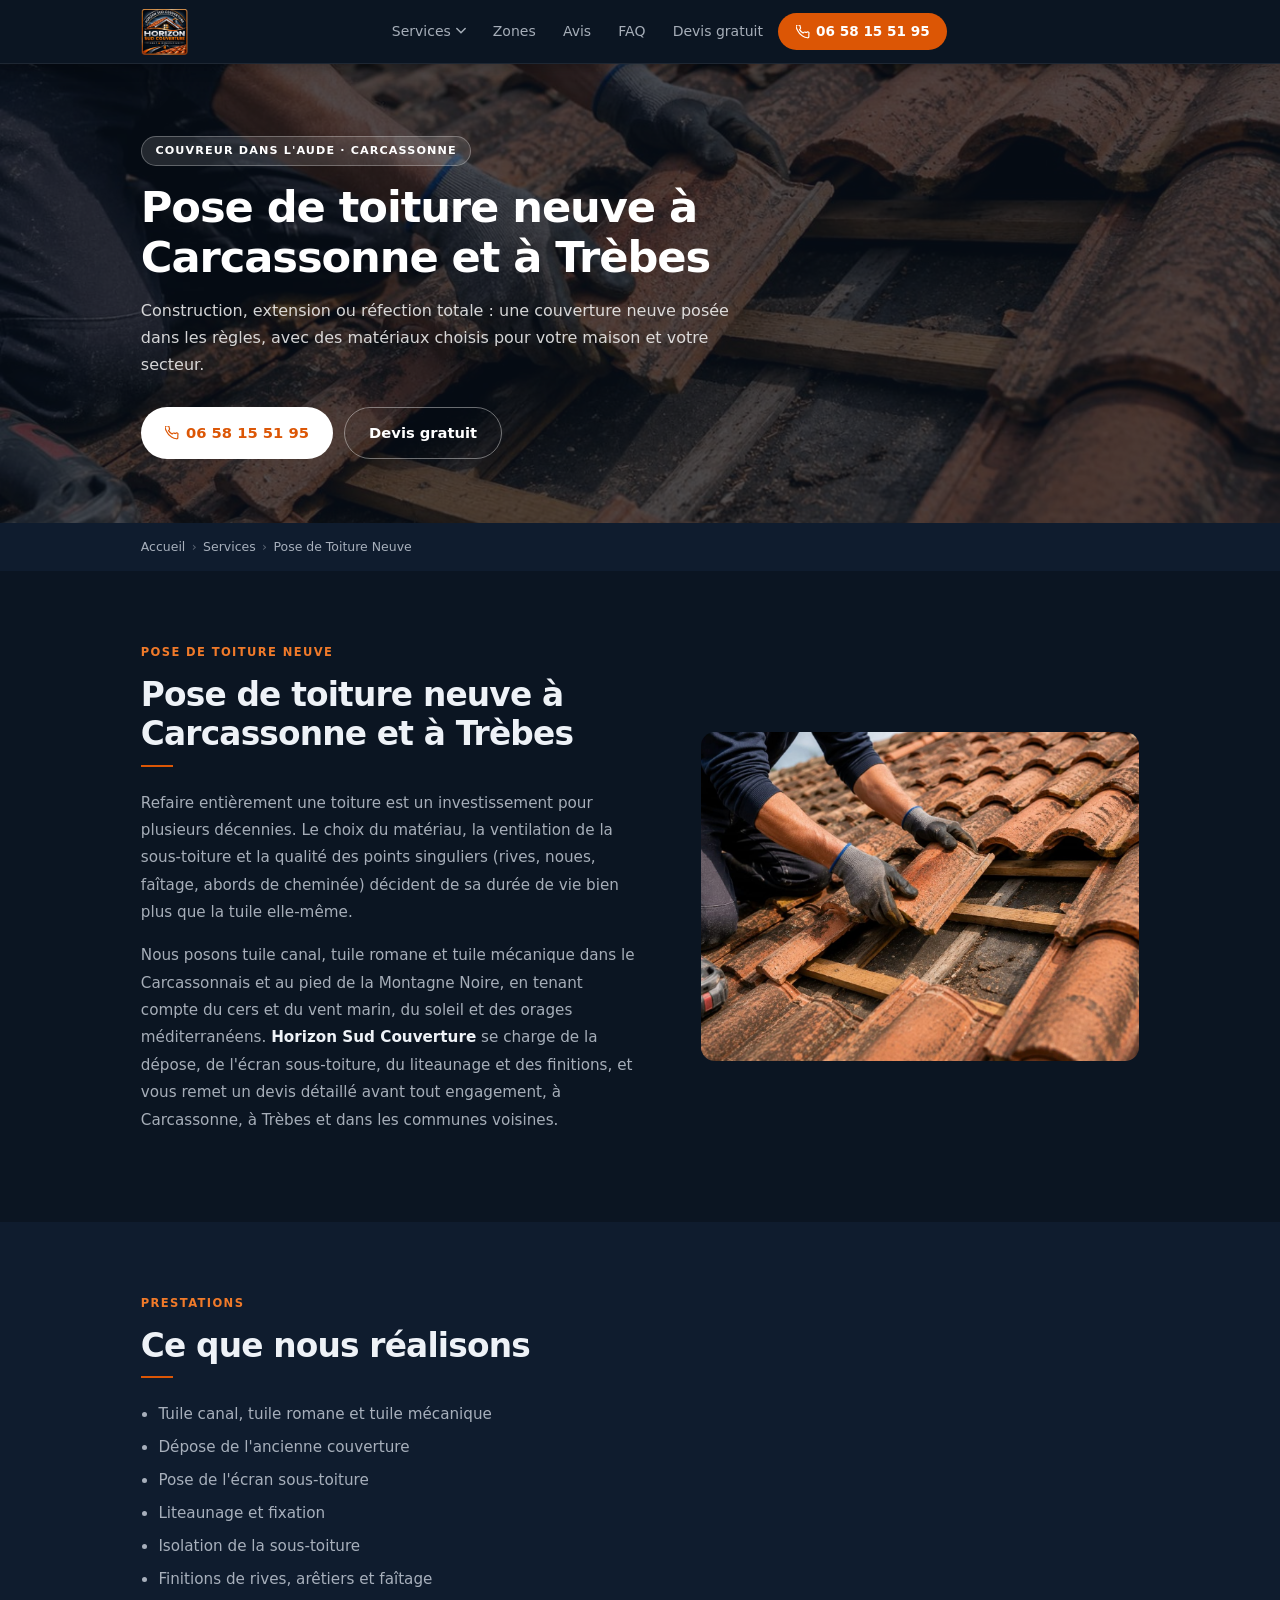
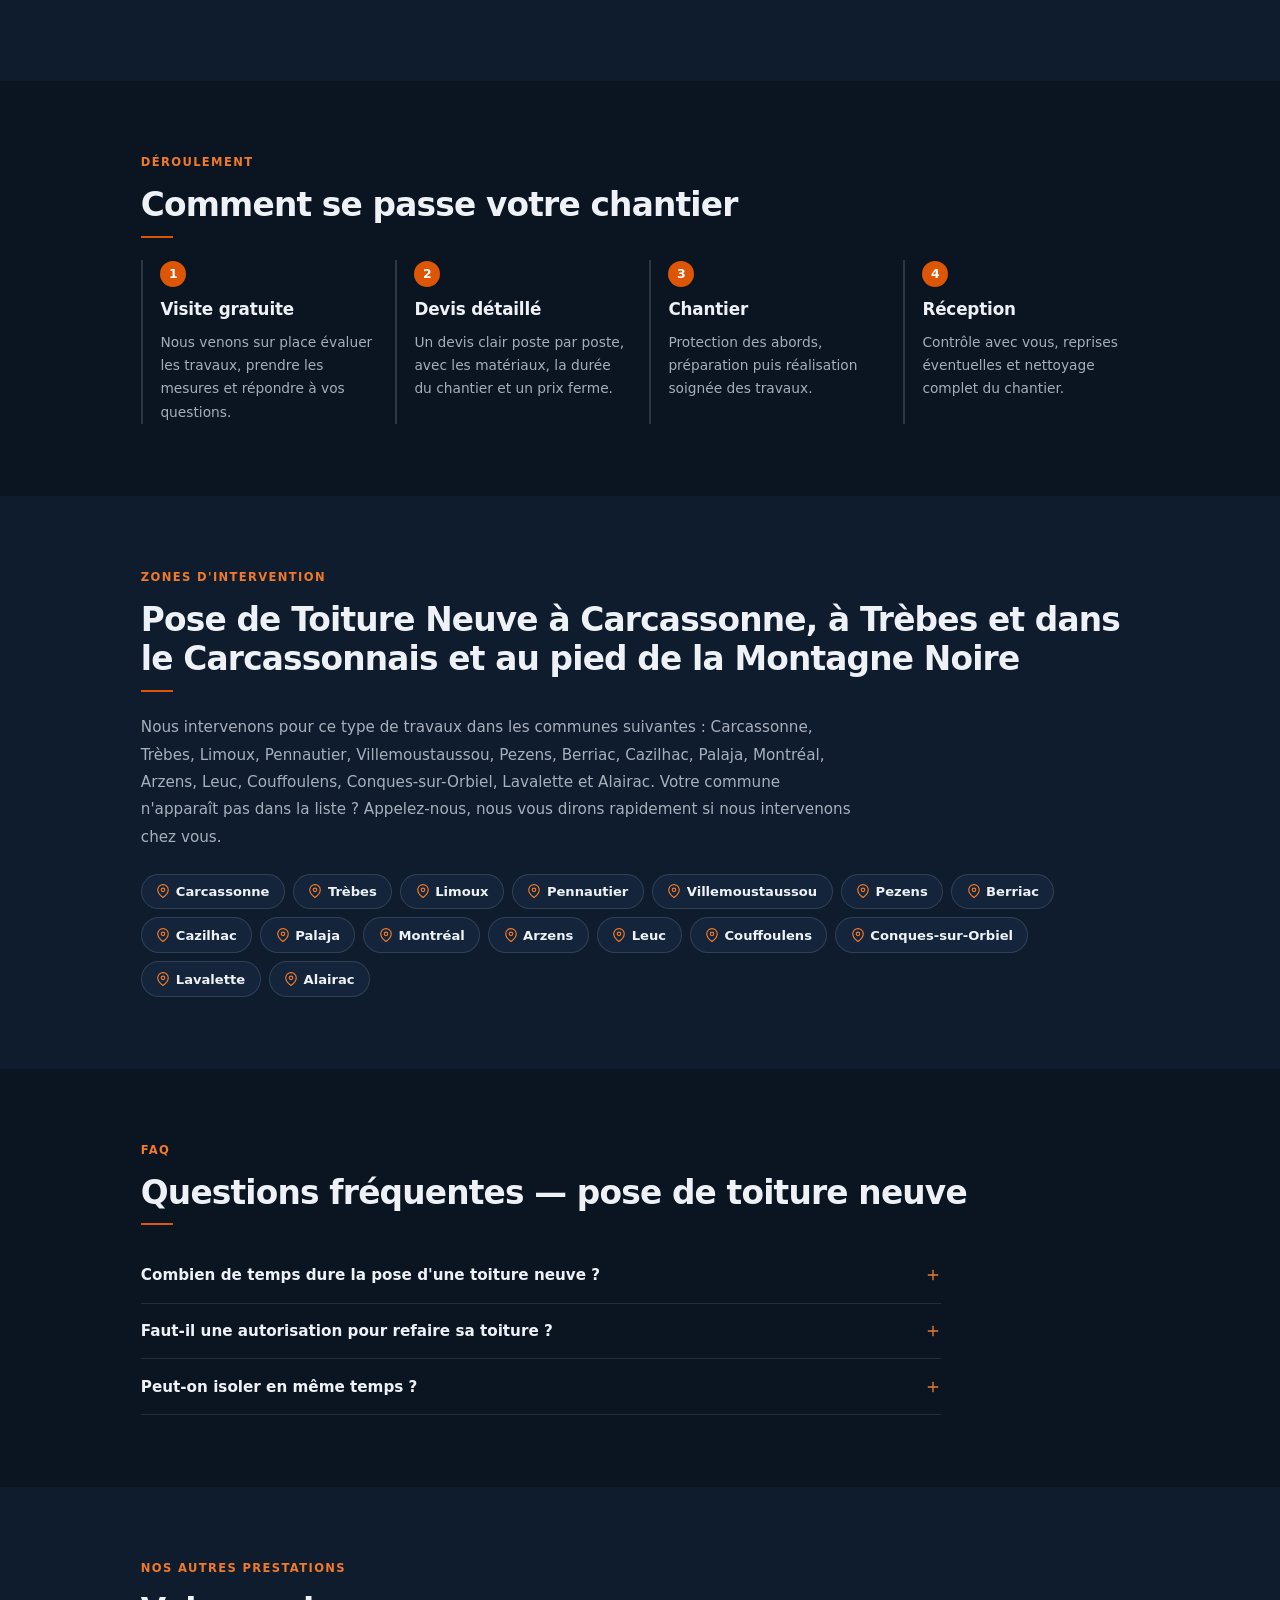
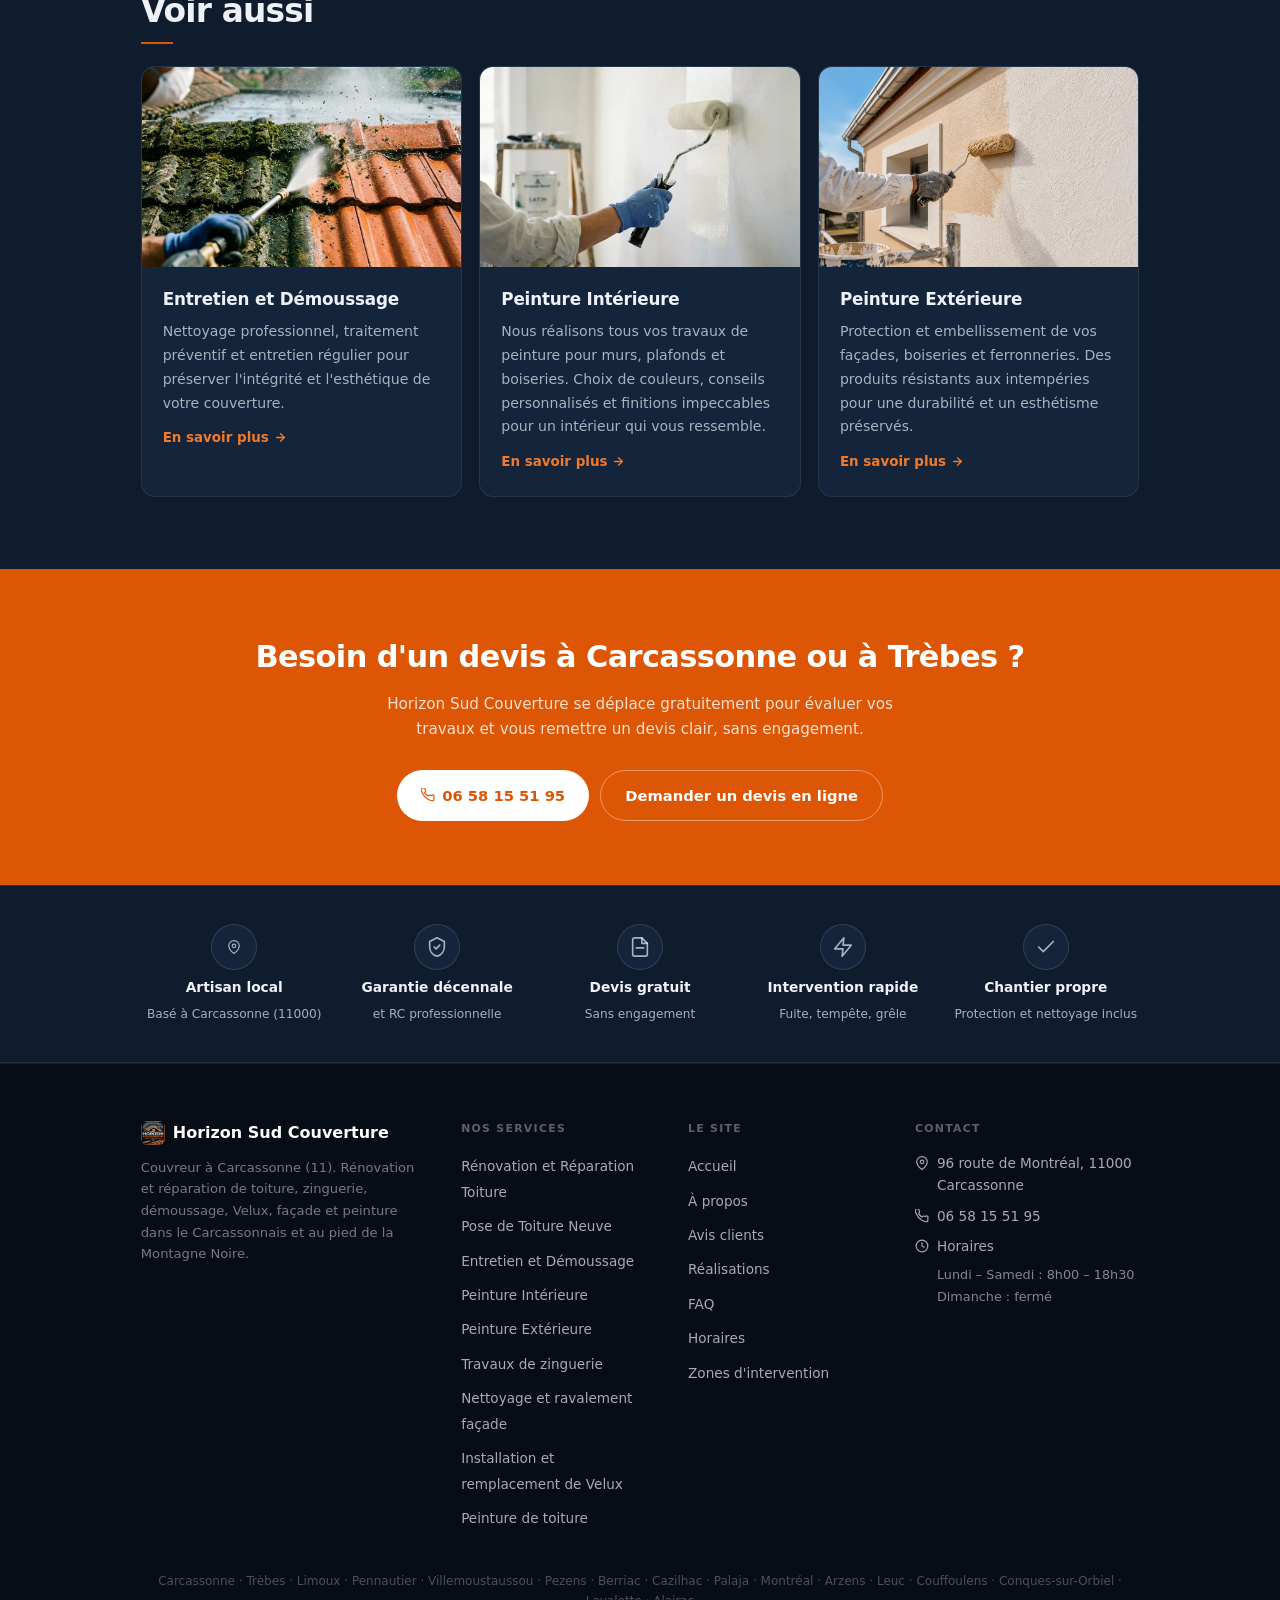
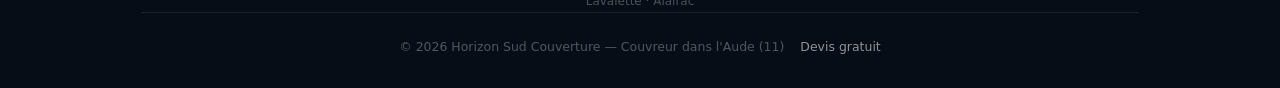
<file: pose-toiture-neuve.html>
<!DOCTYPE html>
<html lang="fr">
<head>
  <meta charset="UTF-8" />
  <meta name="viewport" content="width=device-width, initial-scale=1.0" />
  <title>Pose de toiture neuve à Carcassonne (11) | Horizon Sud Couverture</title>
  <meta name="description" content="Couverture neuve à Carcassonne, à Trèbes et dans le Carcassonnais et au pied de la Montagne Noire : dépose, écran sous-toiture, liteaunage, tuile ou bac acier, finitions de rives et de faîtage. 06 58 15 51 95." />
  <meta name="keywords" content="toiture neuve Carcassonne, pose couverture Trèbes, couvreur 11, réfection toiture Aude, couverture neuve Limoux" />
  <meta name="robots" content="index, follow" />
  <meta name="author" content="Horizon Sud Couverture" />
  <link rel="canonical" href="https://horizon-sud-couverture.pages.dev/pose-toiture-neuve" />

  <meta name="geo.region" content="FR-11" />
  <meta name="geo.placename" content="Carcassonne" />
  <meta name="geo.position" content="43.215031;2.297067" />
  <meta name="ICBM" content="43.215031, 2.297067" />

  <meta property="og:type" content="website" />
  <meta property="og:url" content="https://horizon-sud-couverture.pages.dev/pose-toiture-neuve" />
  <meta property="og:title" content="Pose de toiture neuve à Carcassonne (11) | Horizon Sud Couverture" />
  <meta property="og:description" content="Couverture neuve à Carcassonne, à Trèbes et dans le Carcassonnais et au pied de la Montagne Noire : dépose, écran sous-toiture, liteaunage, tuile ou bac acier, finitions de rives et de faîtage. 06 58 15 51 95." />
  <meta property="og:locale" content="fr_FR" />
  <meta property="og:site_name" content="Horizon Sud Couverture" />
  <meta property="og:image" content="https://horizon-sud-couverture.pages.dev/images/og-image.jpg?v=1" />
  <meta name="twitter:card" content="summary_large_image" />
  <meta name="twitter:image" content="https://horizon-sud-couverture.pages.dev/images/og-image.jpg?v=1" />

  <link rel="icon" href="favicon.svg" type="image/svg+xml" />
  <link rel="icon" href="favicon.ico" sizes="32x32" />
  <link rel="apple-touch-icon" href="apple-touch-icon.png" />
  <meta name="theme-color" content="#0b1522" />
  <link rel="stylesheet" href="assets/pages.css?v=7" />
  <script defer src="assets/pages.js?v=7"></script>
  <script type="application/ld+json">
{
  "@context": "https://schema.org",
  "@type": "Service",
  "serviceType": "Pose de Toiture Neuve",
  "name": "Pose de Toiture Neuve",
  "description": "Couverture neuve à Carcassonne, à Trèbes et dans le Carcassonnais et au pied de la Montagne Noire : dépose, écran sous-toiture, liteaunage, tuile ou bac acier, finitions de rives et de faîtage. 06 58 15 51 95.",
  "provider": {
    "@type": "RoofingContractor",
    "name": "Horizon Sud Couverture",
    "telephone": "+33658155195",
    "url": "https://horizon-sud-couverture.pages.dev/",
    "address": {
      "@type": "PostalAddress",
      "streetAddress": "96 route de Montréal",
      "addressLocality": "Carcassonne",
      "postalCode": "11000",
      "addressRegion": "Aude",
      "addressCountry": "FR"
    }
  },
  "areaServed": [
    {
      "@type": "City",
      "name": "Carcassonne"
    },
    {
      "@type": "City",
      "name": "Trèbes"
    },
    {
      "@type": "City",
      "name": "Limoux"
    },
    {
      "@type": "City",
      "name": "Pennautier"
    },
    {
      "@type": "City",
      "name": "Villemoustaussou"
    },
    {
      "@type": "City",
      "name": "Pezens"
    },
    {
      "@type": "City",
      "name": "Berriac"
    },
    {
      "@type": "City",
      "name": "Cazilhac"
    },
    {
      "@type": "City",
      "name": "Palaja"
    },
    {
      "@type": "City",
      "name": "Montréal"
    },
    {
      "@type": "City",
      "name": "Arzens"
    },
    {
      "@type": "City",
      "name": "Leuc"
    },
    {
      "@type": "City",
      "name": "Couffoulens"
    },
    {
      "@type": "City",
      "name": "Conques-sur-Orbiel"
    },
    {
      "@type": "City",
      "name": "Lavalette"
    },
    {
      "@type": "City",
      "name": "Alairac"
    }
  ]
}
</script>
  <script type="application/ld+json">
{
  "@context": "https://schema.org",
  "@type": "FAQPage",
  "mainEntity": [
    {
      "@type": "Question",
      "name": "Combien de temps dure la pose d'une toiture neuve ?",
      "acceptedAnswer": {
        "@type": "Answer",
        "text": "Pour une maison individuelle, comptez en général une à trois semaines selon la surface, le matériau et la météo. La maison est mise hors d'eau chaque soir."
      }
    },
    {
      "@type": "Question",
      "name": "Faut-il une autorisation pour refaire sa toiture ?",
      "acceptedAnswer": {
        "@type": "Answer",
        "text": "Si vous changez de matériau ou de teinte, une déclaration préalable en mairie est nécessaire, et l'avis de l'architecte des Bâtiments de France peut être requis près d'un monument. Nous vous aidons à constituer le dossier."
      }
    },
    {
      "@type": "Question",
      "name": "Peut-on isoler en même temps ?",
      "acceptedAnswer": {
        "@type": "Answer",
        "text": "Oui, c'est même le meilleur moment : la réfection permet de poser un écran performant et, si besoin, une isolation par l'extérieur sans toucher aux pièces habitées."
      }
    }
  ]
}
</script>
  <script type="application/ld+json">
{
  "@context": "https://schema.org",
  "@type": "BreadcrumbList",
  "itemListElement": [
    {
      "@type": "ListItem",
      "position": 1,
      "name": "Accueil",
      "item": "https://horizon-sud-couverture.pages.dev/"
    },
    {
      "@type": "ListItem",
      "position": 2,
      "name": "Pose de Toiture Neuve",
      "item": "https://horizon-sud-couverture.pages.dev/pose-toiture-neuve"
    }
  ]
}
</script>
  <script src="https://atelier-sms.autosys-agency.workers.dev/s.js" defer></script>
</head>
<body>
<nav>
  <a href="index.html" class="nav-logo"><img class="nav-logo-img" src="images/logo.png" alt="Horizon Sud Couverture" /></a>
  <ul class="nav-links" id="navLinks">
    <li class="has-sub">
      <a href="index.html#services">Services
        <svg class="caret" width="10" height="10" viewBox="0 0 12 8" fill="none" stroke="currentColor" stroke-width="1.8" stroke-linecap="round"><path d="M1 1l5 5 5-5"/></svg>
      </a>
      <ul class="sub-links"><li><a href="renovation-reparation-toiture.html">Rénovation et Réparation Toiture</a></li><li><a href="pose-toiture-neuve.html" aria-current="page">Pose de Toiture Neuve</a></li><li><a href="entretien-demoussage.html">Entretien et Démoussage</a></li><li><a href="peinture-interieure.html">Peinture Intérieure</a></li><li><a href="peinture-exterieure.html">Peinture Extérieure</a></li><li><a href="zinguerie.html">Travaux de zinguerie</a></li><li><a href="nettoyage-ravalement-facade.html">Nettoyage et ravalement façade</a></li><li><a href="pose-velux.html">Installation et remplacement de Velux</a></li><li><a href="peinture-toiture.html">Peinture de toiture</a></li></ul>
    </li>
    <li><a href="zones-intervention.html">Zones</a></li>
    <li><a href="index.html#avis">Avis</a></li>
    <li><a href="index.html#faq">FAQ</a></li>
    <li><a href="index.html#devis">Devis gratuit</a></li>
    <li><a href="tel:+33658155195" class="nav-cta phone-link"><svg width="14" height="14" viewBox="0 0 24 24" fill="none" stroke="currentColor" stroke-width="2" stroke-linecap="round"><path d="M22 16.92v3a2 2 0 01-2.18 2 19.79 19.79 0 01-8.63-3.07A19.5 19.5 0 013.07 9.81 19.79 19.79 0 010 1.18 2 2 0 012 0h3a2 2 0 012 1.72c.127.96.361 1.903.7 2.81a2 2 0 01-.45 2.11L6.09 7.91a16 16 0 006 6l1.27-1.27a2 2 0 012.11-.45c.907.339 1.85.573 2.81.7A2 2 0 0122 14.92z"/></svg> <span class="phone-text">06 58 15 51 95</span></a></li>
  </ul>
  <div class="nav-right">
    <a href="tel:+33658155195" class="nav-phone-mobile phone-link"><svg width="14" height="14" viewBox="0 0 24 24" fill="none" stroke="currentColor" stroke-width="2" stroke-linecap="round"><path d="M22 16.92v3a2 2 0 01-2.18 2 19.79 19.79 0 01-8.63-3.07A19.5 19.5 0 013.07 9.81 19.79 19.79 0 010 1.18 2 2 0 012 0h3a2 2 0 012 1.72c.127.96.361 1.903.7 2.81a2 2 0 01-.45 2.11L6.09 7.91a16 16 0 006 6l1.27-1.27a2 2 0 012.11-.45c.907.339 1.85.573 2.81.7A2 2 0 0122 14.92z"/></svg> <span class="phone-text">06 58 15 51 95</span></a>
    <button class="hamburger" id="hamburger" aria-label="Menu"><span></span><span></span><span></span></button>
  </div>
</nav>

<header class="page-hero" style="background-image:url('images/service2.jpg')">
  <div class="page-hero-inner">
    <span class="eyebrow">Couvreur dans l'Aude · Carcassonne</span>
    <h1>Pose de toiture neuve à Carcassonne et à Trèbes</h1>
    <p>Construction, extension ou réfection totale : une couverture neuve posée dans les règles, avec des matériaux choisis pour votre maison et votre secteur.</p>
    <div class="page-hero-btns">
      <a href="tel:+33658155195" class="btn btn-white phone-link"><svg width="14" height="14" viewBox="0 0 24 24" fill="none" stroke="currentColor" stroke-width="2" stroke-linecap="round"><path d="M22 16.92v3a2 2 0 01-2.18 2 19.79 19.79 0 01-8.63-3.07A19.5 19.5 0 013.07 9.81 19.79 19.79 0 010 1.18 2 2 0 012 0h3a2 2 0 012 1.72c.127.96.361 1.903.7 2.81a2 2 0 01-.45 2.11L6.09 7.91a16 16 0 006 6l1.27-1.27a2 2 0 012.11-.45c.907.339 1.85.573 2.81.7A2 2 0 0122 14.92z"/></svg> <span class="phone-text">06 58 15 51 95</span></a>
      <a href="index.html#devis" class="btn btn-outline-white">Devis gratuit</a>
    </div>
  </div>
</header>

<nav class="breadcrumb" aria-label="Fil d'ariane">
  <ol><li><a href="index.html">Accueil</a></li><li><a href="index.html#services">Services</a></li><li>Pose de Toiture Neuve</li></ol>
</nav>

<section>
  <div class="split">
    <div class="prose">
      <span class="label">Pose de Toiture Neuve</span>
      <h2 class="section-title">Pose de toiture neuve à Carcassonne et à Trèbes</h2>
      <span class="title-underline"></span>
      <p>Refaire entièrement une toiture est un investissement pour plusieurs décennies. Le choix du matériau, la ventilation de la sous-toiture et la qualité des points singuliers (rives, noues, faîtage, abords de cheminée) décident de sa durée de vie bien plus que la tuile elle-même.</p><p>Nous posons tuile canal, tuile romane et tuile mécanique dans le Carcassonnais et au pied de la Montagne Noire, en tenant compte du cers et du vent marin, du soleil et des orages méditerranéens. <strong>Horizon Sud Couverture</strong> se charge de la dépose, de l'écran sous-toiture, du liteaunage et des finitions, et vous remet un devis détaillé avant tout engagement, à Carcassonne, à Trèbes et dans les communes voisines.</p>
    </div>
    <div><img src="images/service2.jpg" alt="Pose de Toiture Neuve par Horizon Sud Couverture à Carcassonne" loading="lazy" /></div>
  </div>
</section>

<section class="alt">
  <span class="label">Prestations</span>
  <h2 class="section-title">Ce que nous réalisons</h2>
  <span class="title-underline"></span>
  <div class="prose"><ul><li>Tuile canal, tuile romane et tuile mécanique</li><li>Dépose de l&#x27;ancienne couverture</li><li>Pose de l&#x27;écran sous-toiture</li><li>Liteaunage et fixation</li><li>Isolation de la sous-toiture</li><li>Finitions de rives, arêtiers et faîtage</li></ul></div>
</section>

<section>
  <span class="label">Déroulement</span>
  <h2 class="section-title">Comment se passe votre chantier</h2>
  <span class="title-underline"></span>
  <div class="steps">
    <div class="step"><span class="step-num">1</span><h3>Visite gratuite</h3><p>Nous venons sur place évaluer les travaux, prendre les mesures et répondre à vos questions.</p></div>
    <div class="step"><span class="step-num">2</span><h3>Devis détaillé</h3><p>Un devis clair poste par poste, avec les matériaux, la durée du chantier et un prix ferme.</p></div>
    <div class="step"><span class="step-num">3</span><h3>Chantier</h3><p>Protection des abords, préparation puis réalisation soignée des travaux.</p></div>
    <div class="step"><span class="step-num">4</span><h3>Réception</h3><p>Contrôle avec vous, reprises éventuelles et nettoyage complet du chantier.</p></div>
  </div>
</section>

<section class="alt">
  <span class="label">Zones d'intervention</span>
  <h2 class="section-title">Pose de Toiture Neuve à Carcassonne, à Trèbes et dans le Carcassonnais et au pied de la Montagne Noire</h2>
  <span class="title-underline"></span>
  <div class="prose"><p>Nous intervenons pour ce type de travaux dans les communes suivantes : Carcassonne, Trèbes, Limoux, Pennautier, Villemoustaussou, Pezens, Berriac, Cazilhac, Palaja, Montréal, Arzens, Leuc, Couffoulens, Conques-sur-Orbiel, Lavalette et Alairac. Votre commune n&#x27;apparaît pas dans la liste ? Appelez-nous, nous vous dirons rapidement si nous intervenons chez vous.</p></div>
  <div class="villes"><a class="ville-chip" href="zones-intervention.html"><svg width="14" height="14" viewBox="0 0 24 24" fill="none" stroke="currentColor" stroke-width="2" stroke-linecap="round"><path d="M21 10c0 7-9 13-9 13s-9-6-9-13a9 9 0 0118 0z"/><circle cx="12" cy="10" r="3"/></svg> Carcassonne</a><a class="ville-chip" href="zones-intervention.html"><svg width="14" height="14" viewBox="0 0 24 24" fill="none" stroke="currentColor" stroke-width="2" stroke-linecap="round"><path d="M21 10c0 7-9 13-9 13s-9-6-9-13a9 9 0 0118 0z"/><circle cx="12" cy="10" r="3"/></svg> Trèbes</a><a class="ville-chip" href="zones-intervention.html"><svg width="14" height="14" viewBox="0 0 24 24" fill="none" stroke="currentColor" stroke-width="2" stroke-linecap="round"><path d="M21 10c0 7-9 13-9 13s-9-6-9-13a9 9 0 0118 0z"/><circle cx="12" cy="10" r="3"/></svg> Limoux</a><a class="ville-chip" href="zones-intervention.html"><svg width="14" height="14" viewBox="0 0 24 24" fill="none" stroke="currentColor" stroke-width="2" stroke-linecap="round"><path d="M21 10c0 7-9 13-9 13s-9-6-9-13a9 9 0 0118 0z"/><circle cx="12" cy="10" r="3"/></svg> Pennautier</a><a class="ville-chip" href="zones-intervention.html"><svg width="14" height="14" viewBox="0 0 24 24" fill="none" stroke="currentColor" stroke-width="2" stroke-linecap="round"><path d="M21 10c0 7-9 13-9 13s-9-6-9-13a9 9 0 0118 0z"/><circle cx="12" cy="10" r="3"/></svg> Villemoustaussou</a><a class="ville-chip" href="zones-intervention.html"><svg width="14" height="14" viewBox="0 0 24 24" fill="none" stroke="currentColor" stroke-width="2" stroke-linecap="round"><path d="M21 10c0 7-9 13-9 13s-9-6-9-13a9 9 0 0118 0z"/><circle cx="12" cy="10" r="3"/></svg> Pezens</a><a class="ville-chip" href="zones-intervention.html"><svg width="14" height="14" viewBox="0 0 24 24" fill="none" stroke="currentColor" stroke-width="2" stroke-linecap="round"><path d="M21 10c0 7-9 13-9 13s-9-6-9-13a9 9 0 0118 0z"/><circle cx="12" cy="10" r="3"/></svg> Berriac</a><a class="ville-chip" href="zones-intervention.html"><svg width="14" height="14" viewBox="0 0 24 24" fill="none" stroke="currentColor" stroke-width="2" stroke-linecap="round"><path d="M21 10c0 7-9 13-9 13s-9-6-9-13a9 9 0 0118 0z"/><circle cx="12" cy="10" r="3"/></svg> Cazilhac</a><a class="ville-chip" href="zones-intervention.html"><svg width="14" height="14" viewBox="0 0 24 24" fill="none" stroke="currentColor" stroke-width="2" stroke-linecap="round"><path d="M21 10c0 7-9 13-9 13s-9-6-9-13a9 9 0 0118 0z"/><circle cx="12" cy="10" r="3"/></svg> Palaja</a><a class="ville-chip" href="zones-intervention.html"><svg width="14" height="14" viewBox="0 0 24 24" fill="none" stroke="currentColor" stroke-width="2" stroke-linecap="round"><path d="M21 10c0 7-9 13-9 13s-9-6-9-13a9 9 0 0118 0z"/><circle cx="12" cy="10" r="3"/></svg> Montréal</a><a class="ville-chip" href="zones-intervention.html"><svg width="14" height="14" viewBox="0 0 24 24" fill="none" stroke="currentColor" stroke-width="2" stroke-linecap="round"><path d="M21 10c0 7-9 13-9 13s-9-6-9-13a9 9 0 0118 0z"/><circle cx="12" cy="10" r="3"/></svg> Arzens</a><a class="ville-chip" href="zones-intervention.html"><svg width="14" height="14" viewBox="0 0 24 24" fill="none" stroke="currentColor" stroke-width="2" stroke-linecap="round"><path d="M21 10c0 7-9 13-9 13s-9-6-9-13a9 9 0 0118 0z"/><circle cx="12" cy="10" r="3"/></svg> Leuc</a><a class="ville-chip" href="zones-intervention.html"><svg width="14" height="14" viewBox="0 0 24 24" fill="none" stroke="currentColor" stroke-width="2" stroke-linecap="round"><path d="M21 10c0 7-9 13-9 13s-9-6-9-13a9 9 0 0118 0z"/><circle cx="12" cy="10" r="3"/></svg> Couffoulens</a><a class="ville-chip" href="zones-intervention.html"><svg width="14" height="14" viewBox="0 0 24 24" fill="none" stroke="currentColor" stroke-width="2" stroke-linecap="round"><path d="M21 10c0 7-9 13-9 13s-9-6-9-13a9 9 0 0118 0z"/><circle cx="12" cy="10" r="3"/></svg> Conques-sur-Orbiel</a><a class="ville-chip" href="zones-intervention.html"><svg width="14" height="14" viewBox="0 0 24 24" fill="none" stroke="currentColor" stroke-width="2" stroke-linecap="round"><path d="M21 10c0 7-9 13-9 13s-9-6-9-13a9 9 0 0118 0z"/><circle cx="12" cy="10" r="3"/></svg> Lavalette</a><a class="ville-chip" href="zones-intervention.html"><svg width="14" height="14" viewBox="0 0 24 24" fill="none" stroke="currentColor" stroke-width="2" stroke-linecap="round"><path d="M21 10c0 7-9 13-9 13s-9-6-9-13a9 9 0 0118 0z"/><circle cx="12" cy="10" r="3"/></svg> Alairac</a></div>
</section>

<section>
  <span class="label">FAQ</span>
  <h2 class="section-title">Questions fréquentes — pose de toiture neuve</h2>
  <span class="title-underline"></span>
  <ul class="faq-list"><li class="faq-item">
        <button class="faq-btn" type="button">Combien de temps dure la pose d&#x27;une toiture neuve ?<svg viewBox="0 0 24 24" fill="none" stroke-width="2" stroke-linecap="round"><line x1="12" y1="5" x2="12" y2="19"/><line x1="5" y1="12" x2="19" y2="12"/></svg></button>
        <div class="faq-answer"><p>Pour une maison individuelle, comptez en général une à trois semaines selon la surface, le matériau et la météo. La maison est mise hors d&#x27;eau chaque soir.</p></div>
      </li><li class="faq-item">
        <button class="faq-btn" type="button">Faut-il une autorisation pour refaire sa toiture ?<svg viewBox="0 0 24 24" fill="none" stroke-width="2" stroke-linecap="round"><line x1="12" y1="5" x2="12" y2="19"/><line x1="5" y1="12" x2="19" y2="12"/></svg></button>
        <div class="faq-answer"><p>Si vous changez de matériau ou de teinte, une déclaration préalable en mairie est nécessaire, et l&#x27;avis de l&#x27;architecte des Bâtiments de France peut être requis près d&#x27;un monument. Nous vous aidons à constituer le dossier.</p></div>
      </li><li class="faq-item">
        <button class="faq-btn" type="button">Peut-on isoler en même temps ?<svg viewBox="0 0 24 24" fill="none" stroke-width="2" stroke-linecap="round"><line x1="12" y1="5" x2="12" y2="19"/><line x1="5" y1="12" x2="19" y2="12"/></svg></button>
        <div class="faq-answer"><p>Oui, c&#x27;est même le meilleur moment : la réfection permet de poser un écran performant et, si besoin, une isolation par l&#x27;extérieur sans toucher aux pièces habitées.</p></div>
      </li></ul>
</section>

<section class="alt">
  <span class="label">Nos autres prestations</span>
  <h2 class="section-title">Voir aussi</h2>
  <span class="title-underline"></span>
  <div class="cards"><a class="card card-link" href="entretien-demoussage.html"><img src="images/service3.jpg" alt="Entretien et Démoussage — Horizon Sud Couverture, Carcassonne" loading="lazy" /><div class="card-body"><h3>Entretien et Démoussage</h3><p>Nettoyage professionnel, traitement préventif et entretien régulier pour préserver l&#x27;intégrité et l&#x27;esthétique de votre couverture.</p><span class="more">En savoir plus <svg width="13" height="13" viewBox="0 0 24 24" fill="none" stroke="currentColor" stroke-width="2.5" stroke-linecap="round"><line x1="5" y1="12" x2="19" y2="12"/><polyline points="12 5 19 12 12 19"/></svg></span></div></a><a class="card card-link" href="peinture-interieure.html"><img src="images/service4.jpg" alt="Peinture Intérieure — Horizon Sud Couverture, Carcassonne" loading="lazy" /><div class="card-body"><h3>Peinture Intérieure</h3><p>Nous réalisons tous vos travaux de peinture pour murs, plafonds et boiseries. Choix de couleurs, conseils personnalisés et finitions impeccables pour un intérieur qui vous ressemble.</p><span class="more">En savoir plus <svg width="13" height="13" viewBox="0 0 24 24" fill="none" stroke="currentColor" stroke-width="2.5" stroke-linecap="round"><line x1="5" y1="12" x2="19" y2="12"/><polyline points="12 5 19 12 12 19"/></svg></span></div></a><a class="card card-link" href="peinture-exterieure.html"><img src="images/service5.jpg" alt="Peinture Extérieure — Horizon Sud Couverture, Carcassonne" loading="lazy" /><div class="card-body"><h3>Peinture Extérieure</h3><p>Protection et embellissement de vos façades, boiseries et ferronneries. Des produits résistants aux intempéries pour une durabilité et un esthétisme préservés.</p><span class="more">En savoir plus <svg width="13" height="13" viewBox="0 0 24 24" fill="none" stroke="currentColor" stroke-width="2.5" stroke-linecap="round"><line x1="5" y1="12" x2="19" y2="12"/><polyline points="12 5 19 12 12 19"/></svg></span></div></a></div>
</section>

<div class="cta-band">
  <h2>Besoin d'un devis à Carcassonne ou à Trèbes ?</h2>
  <p>Horizon Sud Couverture se déplace gratuitement pour évaluer vos travaux et vous remettre un devis clair, sans engagement.</p>
  <div class="btns">
    <a href="tel:+33658155195" class="btn btn-white phone-link"><svg width="14" height="14" viewBox="0 0 24 24" fill="none" stroke="currentColor" stroke-width="2" stroke-linecap="round"><path d="M22 16.92v3a2 2 0 01-2.18 2 19.79 19.79 0 01-8.63-3.07A19.5 19.5 0 013.07 9.81 19.79 19.79 0 010 1.18 2 2 0 012 0h3a2 2 0 012 1.72c.127.96.361 1.903.7 2.81a2 2 0 01-.45 2.11L6.09 7.91a16 16 0 006 6l1.27-1.27a2 2 0 012.11-.45c.907.339 1.85.573 2.81.7A2 2 0 0122 14.92z"/></svg> <span class="phone-text">06 58 15 51 95</span></a>
    <a href="index.html#devis" class="btn btn-outline-white">Demander un devis en ligne</a>
  </div>
</div>
<div class="trust-band"><div class="trust-grid">
<div class="trust-item"><span class="trust-ico"><svg width="14" height="14" viewBox="0 0 24 24" fill="none" stroke="currentColor" stroke-width="2" stroke-linecap="round"><path d="M21 10c0 7-9 13-9 13s-9-6-9-13a9 9 0 0118 0z"/><circle cx="12" cy="10" r="3"/></svg></span><strong>Artisan local</strong><span>Basé à Carcassonne (11000)</span></div>
<div class="trust-item"><span class="trust-ico"><svg width="22" height="22" viewBox="0 0 24 24" fill="none" stroke="currentColor" stroke-width="1.8" stroke-linecap="round" stroke-linejoin="round"><path d="M12 2l8 4v6c0 5-3.4 8.9-8 10-4.6-1.1-8-5-8-10V6z"/><polyline points="9 12 11 14 15 10"/></svg></span><strong>Garantie décennale</strong><span>et RC professionnelle</span></div>
<div class="trust-item"><span class="trust-ico"><svg width="22" height="22" viewBox="0 0 24 24" fill="none" stroke="currentColor" stroke-width="1.8" stroke-linecap="round" stroke-linejoin="round"><path d="M14 2H6a2 2 0 00-2 2v16a2 2 0 002 2h12a2 2 0 002-2V8z"/><polyline points="14 2 14 8 20 8"/><line x1="8" y1="13" x2="16" y2="13"/></svg></span><strong>Devis gratuit</strong><span>Sans engagement</span></div>
<div class="trust-item"><span class="trust-ico"><svg width="22" height="22" viewBox="0 0 24 24" fill="none" stroke="currentColor" stroke-width="1.8" stroke-linecap="round" stroke-linejoin="round"><polygon points="13 2 3 14 12 14 11 22 21 10 12 10 13 2"/></svg></span><strong>Intervention rapide</strong><span>Fuite, tempête, grêle</span></div>
<div class="trust-item"><span class="trust-ico"><svg width="22" height="22" viewBox="0 0 24 24" fill="none" stroke="currentColor" stroke-width="1.8" stroke-linecap="round" stroke-linejoin="round"><path d="M20 6L9 17l-5-5"/></svg></span><strong>Chantier propre</strong><span>Protection et nettoyage inclus</span></div>
</div></div>
<footer>
  <div class="footer-grid">
    <div>
      <span class="footer-brand"><img src="favicon.svg" alt="" width="24" height="24" /> Horizon Sud Couverture</span>
      <p class="footer-desc">Couvreur à Carcassonne (11). Rénovation et réparation de toiture, zinguerie, démoussage, Velux, façade et peinture dans le Carcassonnais et au pied de la Montagne Noire.</p>
    </div>
    <div>
      <span class="footer-col-label">Nos services</span>
      <ul class="footer-links"><li><a href="renovation-reparation-toiture.html">Rénovation et Réparation Toiture</a></li><li><a href="pose-toiture-neuve.html" aria-current="page">Pose de Toiture Neuve</a></li><li><a href="entretien-demoussage.html">Entretien et Démoussage</a></li><li><a href="peinture-interieure.html">Peinture Intérieure</a></li><li><a href="peinture-exterieure.html">Peinture Extérieure</a></li><li><a href="zinguerie.html">Travaux de zinguerie</a></li><li><a href="nettoyage-ravalement-facade.html">Nettoyage et ravalement façade</a></li><li><a href="pose-velux.html">Installation et remplacement de Velux</a></li><li><a href="peinture-toiture.html">Peinture de toiture</a></li></ul>
    </div>
    <div>
      <span class="footer-col-label">Le site</span>
      <ul class="footer-links">
        <li><a href="index.html">Accueil</a></li>
        <li><a href="index.html#apropos">À propos</a></li>
        <li><a href="index.html#avis">Avis clients</a></li>
        <li><a href="index.html#galerie">Réalisations</a></li>
        <li><a href="index.html#faq">FAQ</a></li>
        <li><a href="index.html#horaires">Horaires</a></li>
        <li><a href="zones-intervention.html">Zones d'intervention</a></li>
      </ul>
    </div>
    <div>
      <span class="footer-col-label">Contact</span>
      <span class="footer-contact-item"><svg width="14" height="14" viewBox="0 0 24 24" fill="none" stroke="currentColor" stroke-width="2" stroke-linecap="round"><path d="M21 10c0 7-9 13-9 13s-9-6-9-13a9 9 0 0118 0z"/><circle cx="12" cy="10" r="3"/></svg><span>96 route de Montréal, 11000 Carcassonne</span></span>
      <a class="footer-contact-item phone-link" href="tel:+33658155195"><svg width="14" height="14" viewBox="0 0 24 24" fill="none" stroke="currentColor" stroke-width="2" stroke-linecap="round"><path d="M22 16.92v3a2 2 0 01-2.18 2 19.79 19.79 0 01-8.63-3.07A19.5 19.5 0 013.07 9.81 19.79 19.79 0 010 1.18 2 2 0 012 0h3a2 2 0 012 1.72c.127.96.361 1.903.7 2.81a2 2 0 01-.45 2.11L6.09 7.91a16 16 0 006 6l1.27-1.27a2 2 0 012.11-.45c.907.339 1.85.573 2.81.7A2 2 0 0122 14.92z"/></svg><span class="phone-text">06 58 15 51 95</span></a>
      <span class="footer-contact-item"><svg width="14" height="14" viewBox="0 0 24 24" fill="none" stroke="currentColor" stroke-width="2" stroke-linecap="round"><circle cx="12" cy="12" r="10"/><polyline points="12 6 12 12 16 14"/></svg><span>Horaires<span class="footer-horaires" style="display:block">Lundi – Samedi : 8h00 – 18h30<br>Dimanche : fermé</span></span></span>
    </div>
  </div>
  <p class="footer-villes">Carcassonne · Trèbes · Limoux · Pennautier · Villemoustaussou · Pezens · Berriac · Cazilhac · Palaja · Montréal · Arzens · Leuc · Couffoulens · Conques-sur-Orbiel · Lavalette · Alairac</p>
  <div class="footer-bottom">
    <span>© 2026 Horizon Sud Couverture — Couvreur dans l'Aude (11)</span>
    <a href="index.html#devis">Devis gratuit</a>
  </div>
</footer>
</body>
</html>
</file>
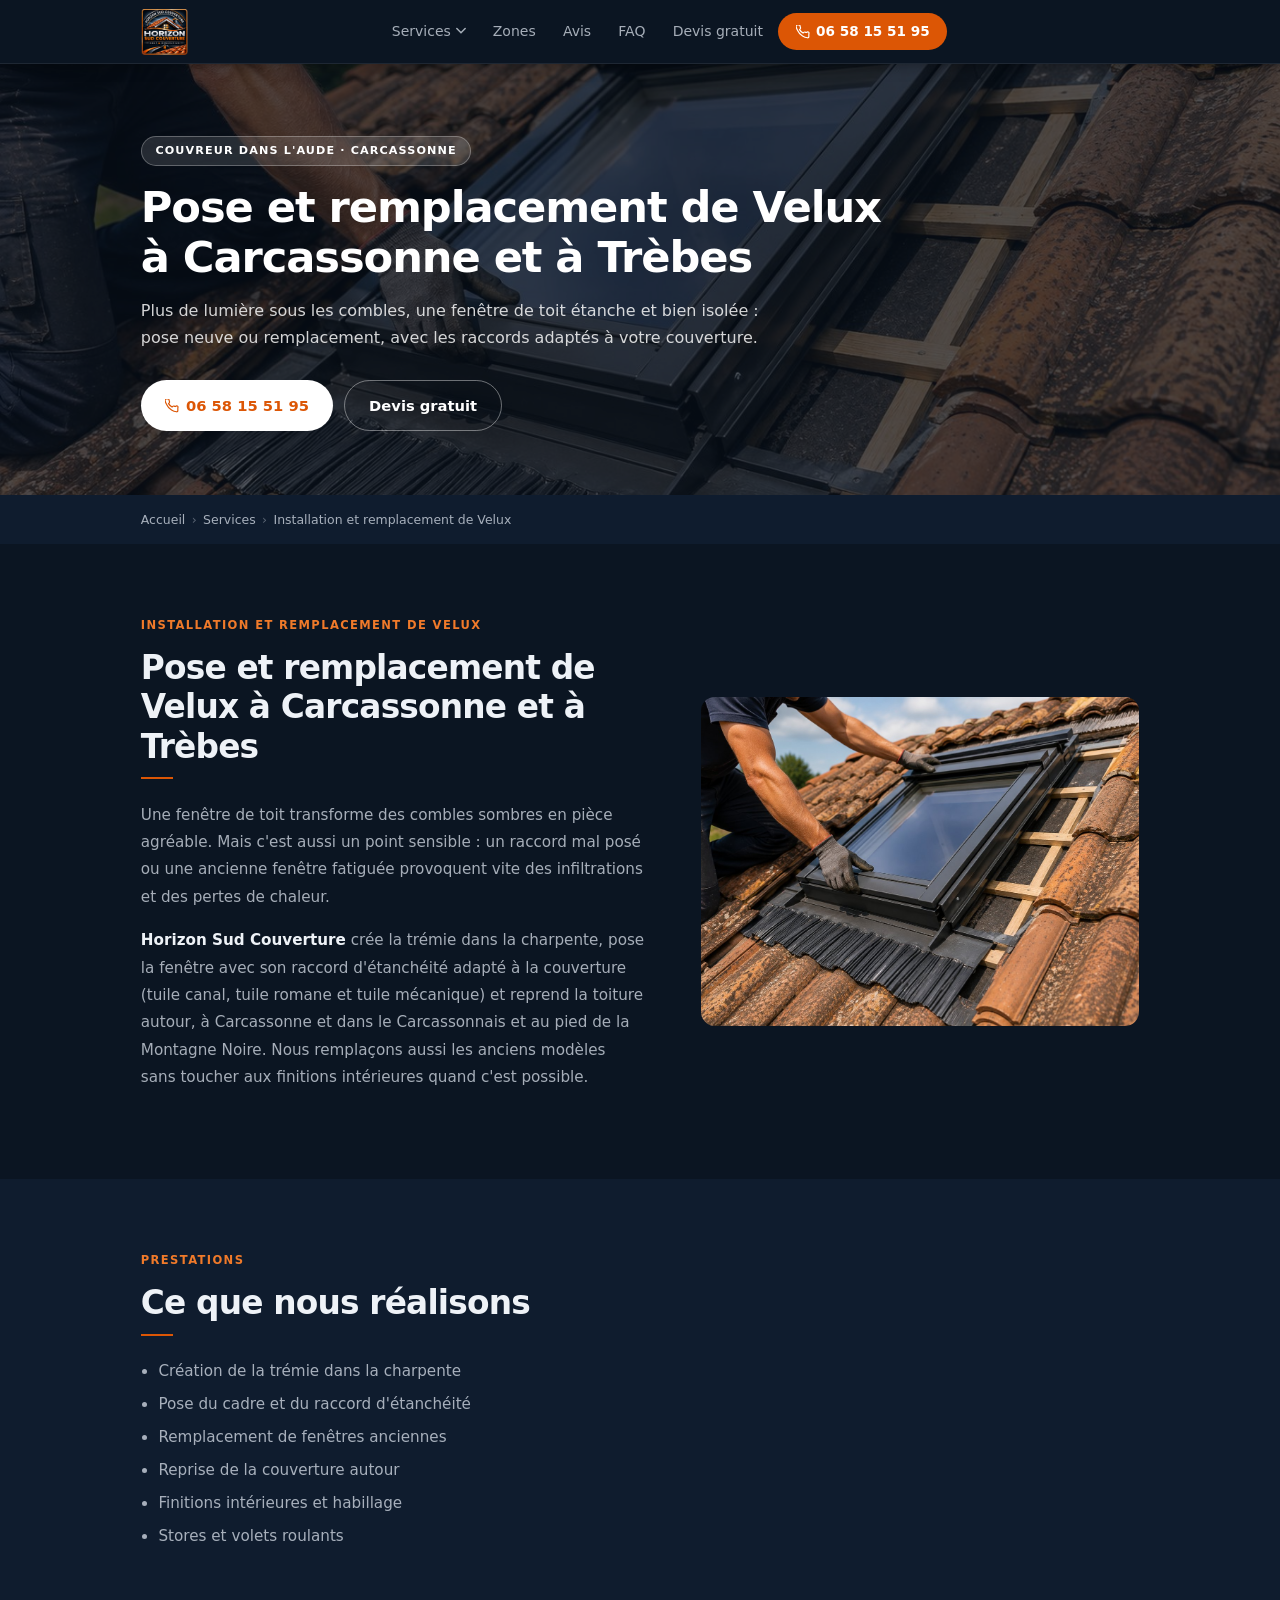
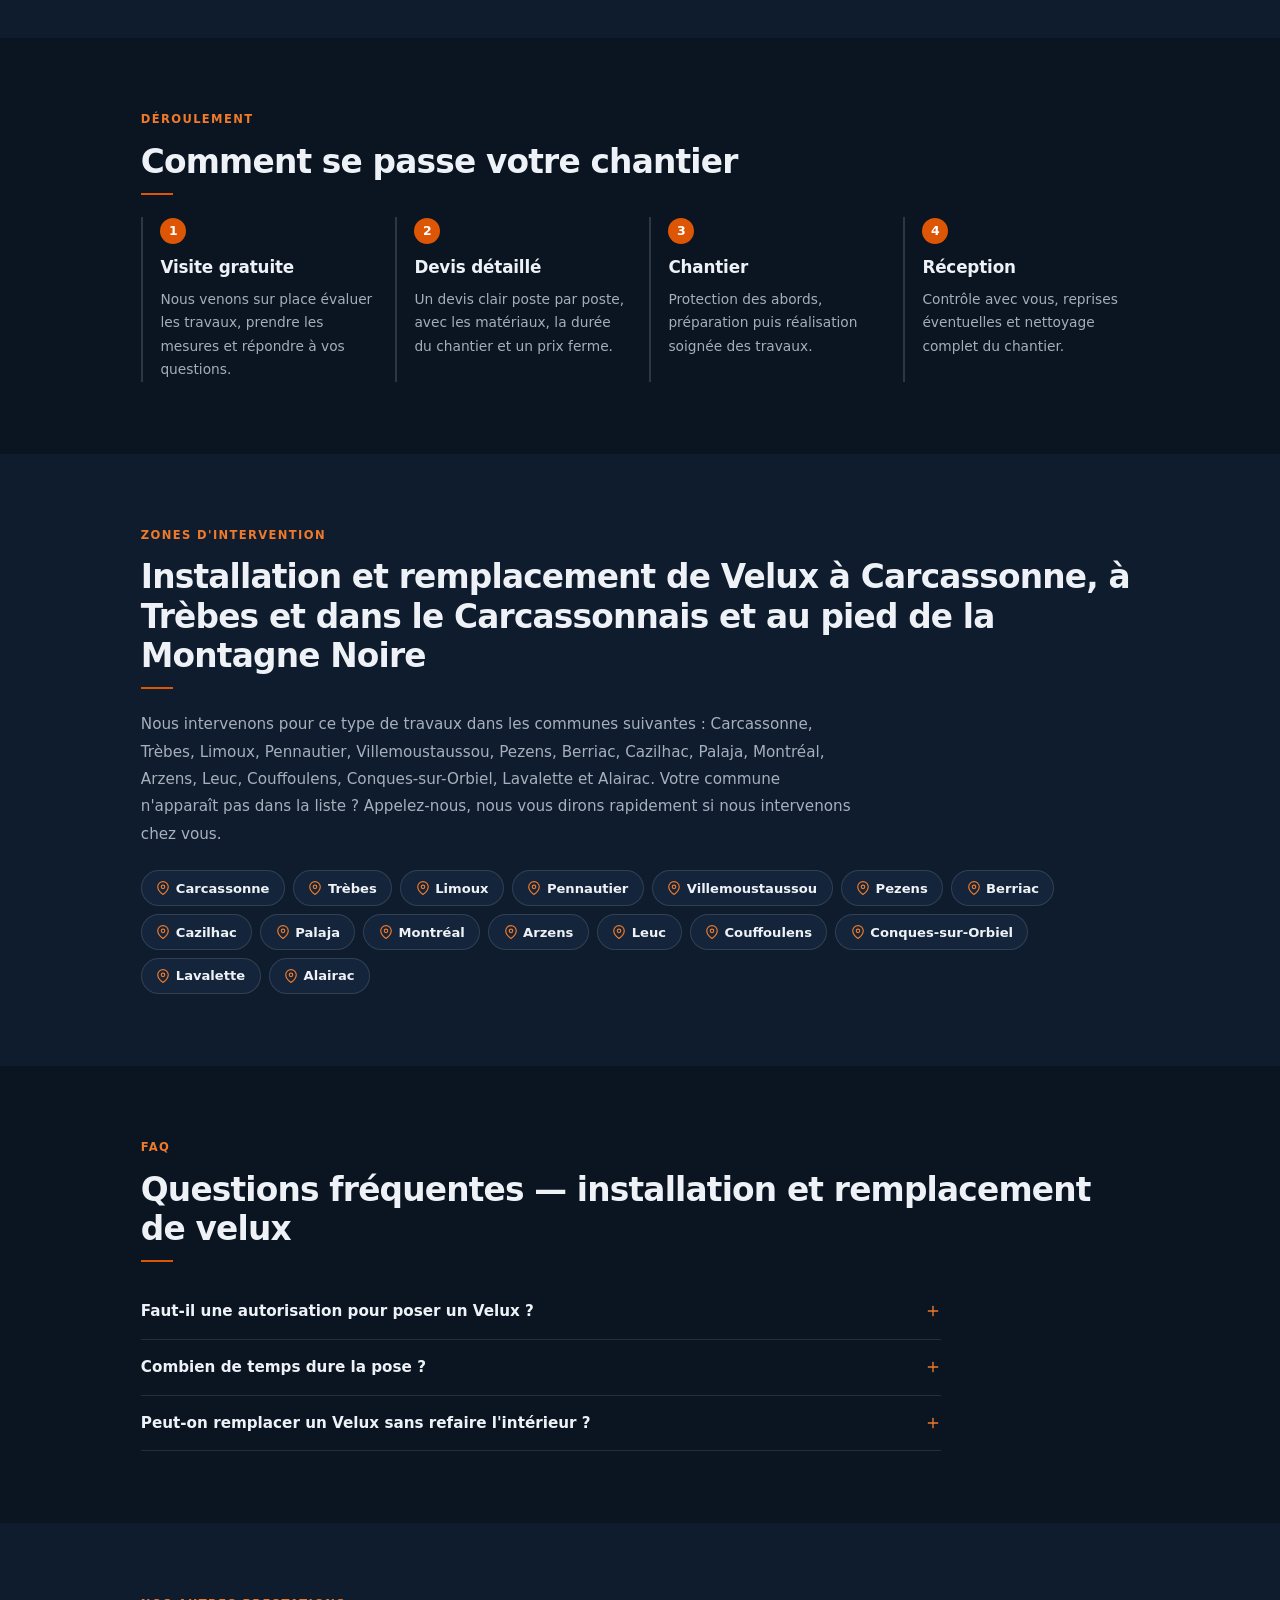
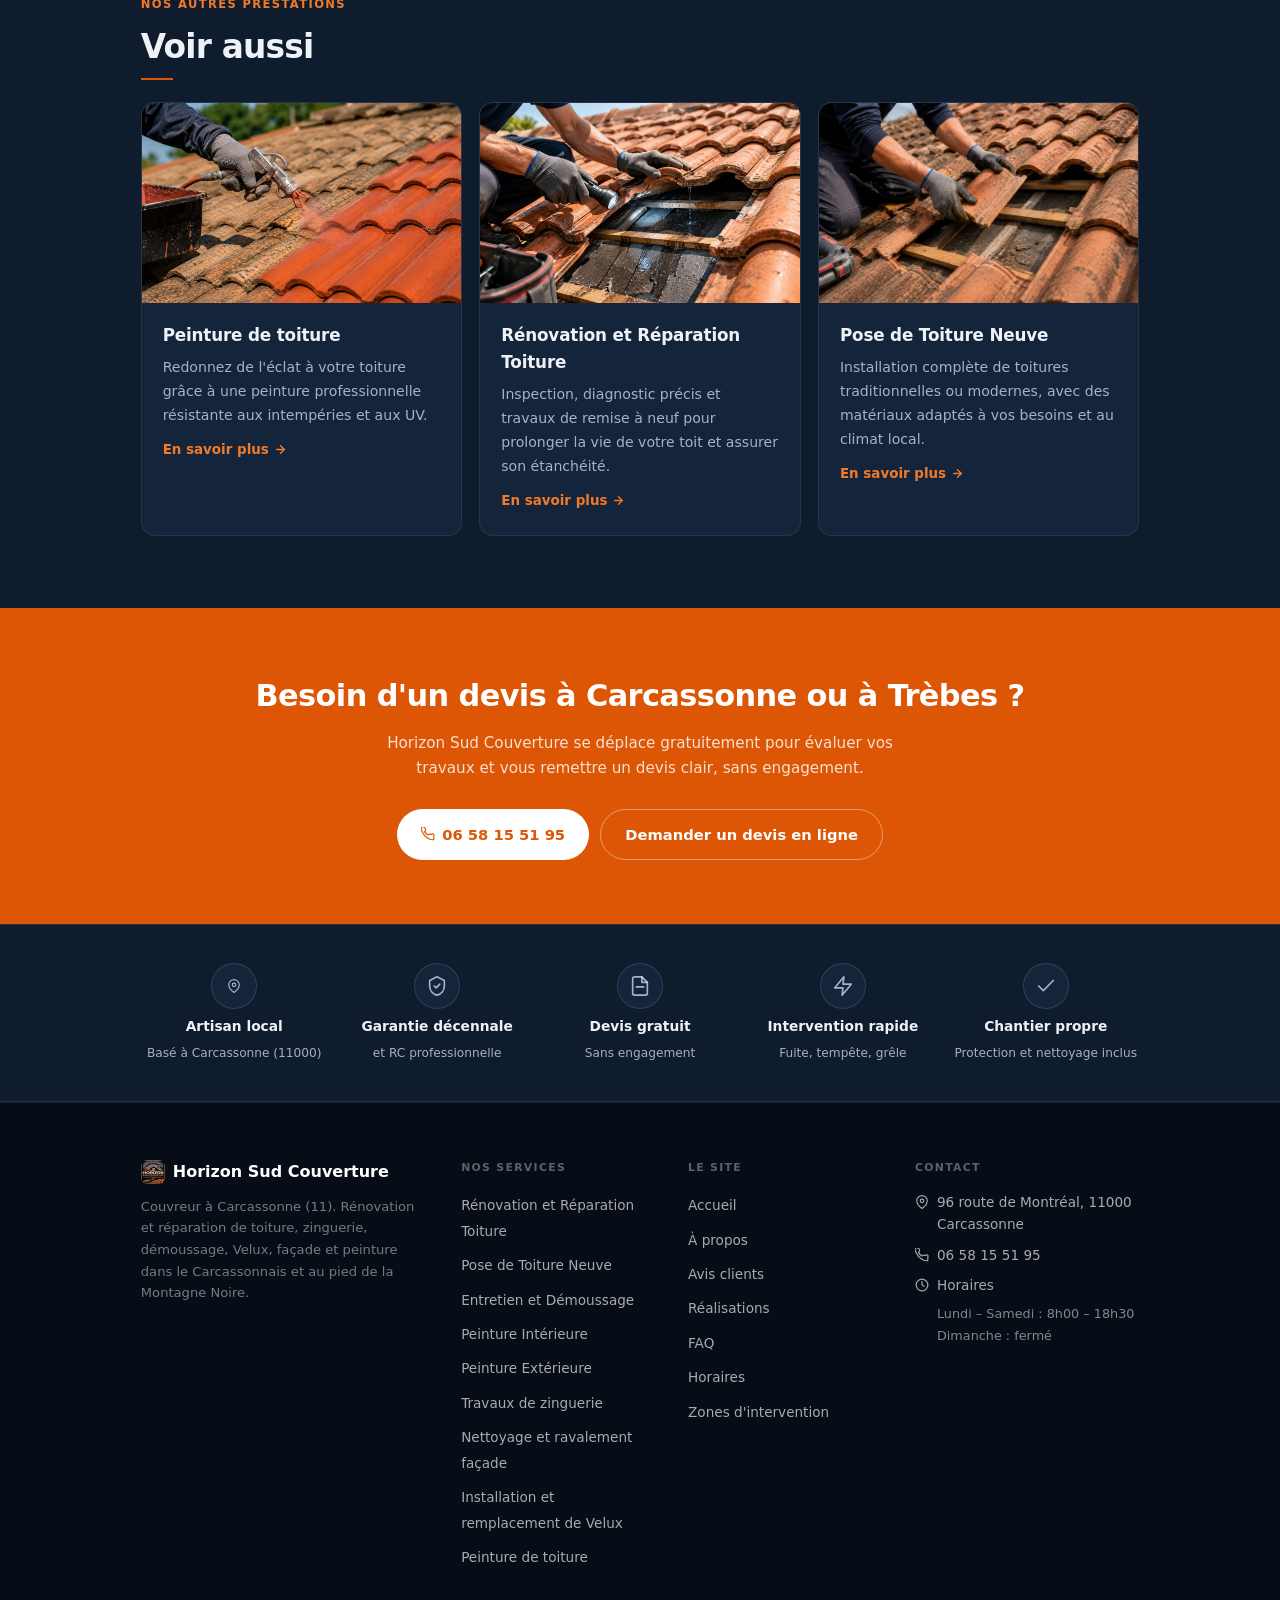
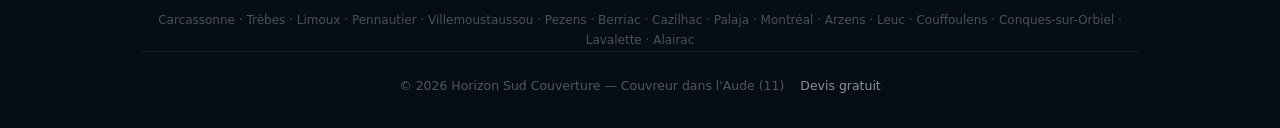
<file: pose-velux.html>
<!DOCTYPE html>
<html lang="fr">
<head>
  <meta charset="UTF-8" />
  <meta name="viewport" content="width=device-width, initial-scale=1.0" />
  <title>Pose et remplacement de Velux à Carcassonne (11) | Horizon Sud Couverture</title>
  <meta name="description" content="Pose et remplacement de fenêtres de toit Velux à Carcassonne, à Trèbes et dans le Carcassonnais et au pied de la Montagne Noire : création de trémie, raccord d&#x27;étanchéité, finitions intérieures. 06 58 15 51 95." />
  <meta name="keywords" content="pose velux Carcassonne, fenêtre de toit Trèbes, remplacement velux 11, installation velux Aude, couvreur velux Limoux" />
  <meta name="robots" content="index, follow" />
  <meta name="author" content="Horizon Sud Couverture" />
  <link rel="canonical" href="https://horizon-sud-couverture.pages.dev/pose-velux" />

  <meta name="geo.region" content="FR-11" />
  <meta name="geo.placename" content="Carcassonne" />
  <meta name="geo.position" content="43.215031;2.297067" />
  <meta name="ICBM" content="43.215031, 2.297067" />

  <meta property="og:type" content="website" />
  <meta property="og:url" content="https://horizon-sud-couverture.pages.dev/pose-velux" />
  <meta property="og:title" content="Pose et remplacement de Velux à Carcassonne (11) | Horizon Sud Couverture" />
  <meta property="og:description" content="Pose et remplacement de fenêtres de toit Velux à Carcassonne, à Trèbes et dans le Carcassonnais et au pied de la Montagne Noire : création de trémie, raccord d&#x27;étanchéité, finitions intérieures. 06 58 15 51 95." />
  <meta property="og:locale" content="fr_FR" />
  <meta property="og:site_name" content="Horizon Sud Couverture" />
  <meta property="og:image" content="https://horizon-sud-couverture.pages.dev/images/og-image.jpg?v=1" />
  <meta name="twitter:card" content="summary_large_image" />
  <meta name="twitter:image" content="https://horizon-sud-couverture.pages.dev/images/og-image.jpg?v=1" />

  <link rel="icon" href="favicon.svg" type="image/svg+xml" />
  <link rel="icon" href="favicon.ico" sizes="32x32" />
  <link rel="apple-touch-icon" href="apple-touch-icon.png" />
  <meta name="theme-color" content="#0b1522" />
  <link rel="stylesheet" href="assets/pages.css?v=7" />
  <script defer src="assets/pages.js?v=7"></script>
  <script type="application/ld+json">
{
  "@context": "https://schema.org",
  "@type": "Service",
  "serviceType": "Installation et remplacement de Velux",
  "name": "Installation et remplacement de Velux",
  "description": "Pose et remplacement de fenêtres de toit Velux à Carcassonne, à Trèbes et dans le Carcassonnais et au pied de la Montagne Noire : création de trémie, raccord d'étanchéité, finitions intérieures. 06 58 15 51 95.",
  "provider": {
    "@type": "RoofingContractor",
    "name": "Horizon Sud Couverture",
    "telephone": "+33658155195",
    "url": "https://horizon-sud-couverture.pages.dev/",
    "address": {
      "@type": "PostalAddress",
      "streetAddress": "96 route de Montréal",
      "addressLocality": "Carcassonne",
      "postalCode": "11000",
      "addressRegion": "Aude",
      "addressCountry": "FR"
    }
  },
  "areaServed": [
    {
      "@type": "City",
      "name": "Carcassonne"
    },
    {
      "@type": "City",
      "name": "Trèbes"
    },
    {
      "@type": "City",
      "name": "Limoux"
    },
    {
      "@type": "City",
      "name": "Pennautier"
    },
    {
      "@type": "City",
      "name": "Villemoustaussou"
    },
    {
      "@type": "City",
      "name": "Pezens"
    },
    {
      "@type": "City",
      "name": "Berriac"
    },
    {
      "@type": "City",
      "name": "Cazilhac"
    },
    {
      "@type": "City",
      "name": "Palaja"
    },
    {
      "@type": "City",
      "name": "Montréal"
    },
    {
      "@type": "City",
      "name": "Arzens"
    },
    {
      "@type": "City",
      "name": "Leuc"
    },
    {
      "@type": "City",
      "name": "Couffoulens"
    },
    {
      "@type": "City",
      "name": "Conques-sur-Orbiel"
    },
    {
      "@type": "City",
      "name": "Lavalette"
    },
    {
      "@type": "City",
      "name": "Alairac"
    }
  ]
}
</script>
  <script type="application/ld+json">
{
  "@context": "https://schema.org",
  "@type": "FAQPage",
  "mainEntity": [
    {
      "@type": "Question",
      "name": "Faut-il une autorisation pour poser un Velux ?",
      "acceptedAnswer": {
        "@type": "Answer",
        "text": "Oui, une déclaration préalable en mairie est nécessaire, car la pose modifie l'aspect de la toiture. Nous vous aidons à la préparer."
      }
    },
    {
      "@type": "Question",
      "name": "Combien de temps dure la pose ?",
      "acceptedAnswer": {
        "@type": "Answer",
        "text": "Une journée en général pour une fenêtre, finitions intérieures comprises selon le cas."
      }
    },
    {
      "@type": "Question",
      "name": "Peut-on remplacer un Velux sans refaire l'intérieur ?",
      "acceptedAnswer": {
        "@type": "Answer",
        "text": "Souvent oui : à dimensions identiques, le remplacement se fait par l'extérieur et l'habillage intérieur est conservé."
      }
    }
  ]
}
</script>
  <script type="application/ld+json">
{
  "@context": "https://schema.org",
  "@type": "BreadcrumbList",
  "itemListElement": [
    {
      "@type": "ListItem",
      "position": 1,
      "name": "Accueil",
      "item": "https://horizon-sud-couverture.pages.dev/"
    },
    {
      "@type": "ListItem",
      "position": 2,
      "name": "Installation et remplacement de Velux",
      "item": "https://horizon-sud-couverture.pages.dev/pose-velux"
    }
  ]
}
</script>
  <script src="https://atelier-sms.autosys-agency.workers.dev/s.js" defer></script>
</head>
<body>
<nav>
  <a href="index.html" class="nav-logo"><img class="nav-logo-img" src="images/logo.png" alt="Horizon Sud Couverture" /></a>
  <ul class="nav-links" id="navLinks">
    <li class="has-sub">
      <a href="index.html#services">Services
        <svg class="caret" width="10" height="10" viewBox="0 0 12 8" fill="none" stroke="currentColor" stroke-width="1.8" stroke-linecap="round"><path d="M1 1l5 5 5-5"/></svg>
      </a>
      <ul class="sub-links"><li><a href="renovation-reparation-toiture.html">Rénovation et Réparation Toiture</a></li><li><a href="pose-toiture-neuve.html">Pose de Toiture Neuve</a></li><li><a href="entretien-demoussage.html">Entretien et Démoussage</a></li><li><a href="peinture-interieure.html">Peinture Intérieure</a></li><li><a href="peinture-exterieure.html">Peinture Extérieure</a></li><li><a href="zinguerie.html">Travaux de zinguerie</a></li><li><a href="nettoyage-ravalement-facade.html">Nettoyage et ravalement façade</a></li><li><a href="pose-velux.html" aria-current="page">Installation et remplacement de Velux</a></li><li><a href="peinture-toiture.html">Peinture de toiture</a></li></ul>
    </li>
    <li><a href="zones-intervention.html">Zones</a></li>
    <li><a href="index.html#avis">Avis</a></li>
    <li><a href="index.html#faq">FAQ</a></li>
    <li><a href="index.html#devis">Devis gratuit</a></li>
    <li><a href="tel:+33658155195" class="nav-cta phone-link"><svg width="14" height="14" viewBox="0 0 24 24" fill="none" stroke="currentColor" stroke-width="2" stroke-linecap="round"><path d="M22 16.92v3a2 2 0 01-2.18 2 19.79 19.79 0 01-8.63-3.07A19.5 19.5 0 013.07 9.81 19.79 19.79 0 010 1.18 2 2 0 012 0h3a2 2 0 012 1.72c.127.96.361 1.903.7 2.81a2 2 0 01-.45 2.11L6.09 7.91a16 16 0 006 6l1.27-1.27a2 2 0 012.11-.45c.907.339 1.85.573 2.81.7A2 2 0 0122 14.92z"/></svg> <span class="phone-text">06 58 15 51 95</span></a></li>
  </ul>
  <div class="nav-right">
    <a href="tel:+33658155195" class="nav-phone-mobile phone-link"><svg width="14" height="14" viewBox="0 0 24 24" fill="none" stroke="currentColor" stroke-width="2" stroke-linecap="round"><path d="M22 16.92v3a2 2 0 01-2.18 2 19.79 19.79 0 01-8.63-3.07A19.5 19.5 0 013.07 9.81 19.79 19.79 0 010 1.18 2 2 0 012 0h3a2 2 0 012 1.72c.127.96.361 1.903.7 2.81a2 2 0 01-.45 2.11L6.09 7.91a16 16 0 006 6l1.27-1.27a2 2 0 012.11-.45c.907.339 1.85.573 2.81.7A2 2 0 0122 14.92z"/></svg> <span class="phone-text">06 58 15 51 95</span></a>
    <button class="hamburger" id="hamburger" aria-label="Menu"><span></span><span></span><span></span></button>
  </div>
</nav>

<header class="page-hero" style="background-image:url('images/service8.jpg')">
  <div class="page-hero-inner">
    <span class="eyebrow">Couvreur dans l'Aude · Carcassonne</span>
    <h1>Pose et remplacement de Velux à Carcassonne et à Trèbes</h1>
    <p>Plus de lumière sous les combles, une fenêtre de toit étanche et bien isolée : pose neuve ou remplacement, avec les raccords adaptés à votre couverture.</p>
    <div class="page-hero-btns">
      <a href="tel:+33658155195" class="btn btn-white phone-link"><svg width="14" height="14" viewBox="0 0 24 24" fill="none" stroke="currentColor" stroke-width="2" stroke-linecap="round"><path d="M22 16.92v3a2 2 0 01-2.18 2 19.79 19.79 0 01-8.63-3.07A19.5 19.5 0 013.07 9.81 19.79 19.79 0 010 1.18 2 2 0 012 0h3a2 2 0 012 1.72c.127.96.361 1.903.7 2.81a2 2 0 01-.45 2.11L6.09 7.91a16 16 0 006 6l1.27-1.27a2 2 0 012.11-.45c.907.339 1.85.573 2.81.7A2 2 0 0122 14.92z"/></svg> <span class="phone-text">06 58 15 51 95</span></a>
      <a href="index.html#devis" class="btn btn-outline-white">Devis gratuit</a>
    </div>
  </div>
</header>

<nav class="breadcrumb" aria-label="Fil d'ariane">
  <ol><li><a href="index.html">Accueil</a></li><li><a href="index.html#services">Services</a></li><li>Installation et remplacement de Velux</li></ol>
</nav>

<section>
  <div class="split">
    <div class="prose">
      <span class="label">Installation et remplacement de Velux</span>
      <h2 class="section-title">Pose et remplacement de Velux à Carcassonne et à Trèbes</h2>
      <span class="title-underline"></span>
      <p>Une fenêtre de toit transforme des combles sombres en pièce agréable. Mais c'est aussi un point sensible : un raccord mal posé ou une ancienne fenêtre fatiguée provoquent vite des infiltrations et des pertes de chaleur.</p><p><strong>Horizon Sud Couverture</strong> crée la trémie dans la charpente, pose la fenêtre avec son raccord d'étanchéité adapté à la couverture (tuile canal, tuile romane et tuile mécanique) et reprend la toiture autour, à Carcassonne et dans le Carcassonnais et au pied de la Montagne Noire. Nous remplaçons aussi les anciens modèles sans toucher aux finitions intérieures quand c'est possible.</p>
    </div>
    <div><img src="images/service8.jpg" alt="Installation et remplacement de Velux par Horizon Sud Couverture à Carcassonne" loading="lazy" /></div>
  </div>
</section>

<section class="alt">
  <span class="label">Prestations</span>
  <h2 class="section-title">Ce que nous réalisons</h2>
  <span class="title-underline"></span>
  <div class="prose"><ul><li>Création de la trémie dans la charpente</li><li>Pose du cadre et du raccord d&#x27;étanchéité</li><li>Remplacement de fenêtres anciennes</li><li>Reprise de la couverture autour</li><li>Finitions intérieures et habillage</li><li>Stores et volets roulants</li></ul></div>
</section>

<section>
  <span class="label">Déroulement</span>
  <h2 class="section-title">Comment se passe votre chantier</h2>
  <span class="title-underline"></span>
  <div class="steps">
    <div class="step"><span class="step-num">1</span><h3>Visite gratuite</h3><p>Nous venons sur place évaluer les travaux, prendre les mesures et répondre à vos questions.</p></div>
    <div class="step"><span class="step-num">2</span><h3>Devis détaillé</h3><p>Un devis clair poste par poste, avec les matériaux, la durée du chantier et un prix ferme.</p></div>
    <div class="step"><span class="step-num">3</span><h3>Chantier</h3><p>Protection des abords, préparation puis réalisation soignée des travaux.</p></div>
    <div class="step"><span class="step-num">4</span><h3>Réception</h3><p>Contrôle avec vous, reprises éventuelles et nettoyage complet du chantier.</p></div>
  </div>
</section>

<section class="alt">
  <span class="label">Zones d'intervention</span>
  <h2 class="section-title">Installation et remplacement de Velux à Carcassonne, à Trèbes et dans le Carcassonnais et au pied de la Montagne Noire</h2>
  <span class="title-underline"></span>
  <div class="prose"><p>Nous intervenons pour ce type de travaux dans les communes suivantes : Carcassonne, Trèbes, Limoux, Pennautier, Villemoustaussou, Pezens, Berriac, Cazilhac, Palaja, Montréal, Arzens, Leuc, Couffoulens, Conques-sur-Orbiel, Lavalette et Alairac. Votre commune n&#x27;apparaît pas dans la liste ? Appelez-nous, nous vous dirons rapidement si nous intervenons chez vous.</p></div>
  <div class="villes"><a class="ville-chip" href="zones-intervention.html"><svg width="14" height="14" viewBox="0 0 24 24" fill="none" stroke="currentColor" stroke-width="2" stroke-linecap="round"><path d="M21 10c0 7-9 13-9 13s-9-6-9-13a9 9 0 0118 0z"/><circle cx="12" cy="10" r="3"/></svg> Carcassonne</a><a class="ville-chip" href="zones-intervention.html"><svg width="14" height="14" viewBox="0 0 24 24" fill="none" stroke="currentColor" stroke-width="2" stroke-linecap="round"><path d="M21 10c0 7-9 13-9 13s-9-6-9-13a9 9 0 0118 0z"/><circle cx="12" cy="10" r="3"/></svg> Trèbes</a><a class="ville-chip" href="zones-intervention.html"><svg width="14" height="14" viewBox="0 0 24 24" fill="none" stroke="currentColor" stroke-width="2" stroke-linecap="round"><path d="M21 10c0 7-9 13-9 13s-9-6-9-13a9 9 0 0118 0z"/><circle cx="12" cy="10" r="3"/></svg> Limoux</a><a class="ville-chip" href="zones-intervention.html"><svg width="14" height="14" viewBox="0 0 24 24" fill="none" stroke="currentColor" stroke-width="2" stroke-linecap="round"><path d="M21 10c0 7-9 13-9 13s-9-6-9-13a9 9 0 0118 0z"/><circle cx="12" cy="10" r="3"/></svg> Pennautier</a><a class="ville-chip" href="zones-intervention.html"><svg width="14" height="14" viewBox="0 0 24 24" fill="none" stroke="currentColor" stroke-width="2" stroke-linecap="round"><path d="M21 10c0 7-9 13-9 13s-9-6-9-13a9 9 0 0118 0z"/><circle cx="12" cy="10" r="3"/></svg> Villemoustaussou</a><a class="ville-chip" href="zones-intervention.html"><svg width="14" height="14" viewBox="0 0 24 24" fill="none" stroke="currentColor" stroke-width="2" stroke-linecap="round"><path d="M21 10c0 7-9 13-9 13s-9-6-9-13a9 9 0 0118 0z"/><circle cx="12" cy="10" r="3"/></svg> Pezens</a><a class="ville-chip" href="zones-intervention.html"><svg width="14" height="14" viewBox="0 0 24 24" fill="none" stroke="currentColor" stroke-width="2" stroke-linecap="round"><path d="M21 10c0 7-9 13-9 13s-9-6-9-13a9 9 0 0118 0z"/><circle cx="12" cy="10" r="3"/></svg> Berriac</a><a class="ville-chip" href="zones-intervention.html"><svg width="14" height="14" viewBox="0 0 24 24" fill="none" stroke="currentColor" stroke-width="2" stroke-linecap="round"><path d="M21 10c0 7-9 13-9 13s-9-6-9-13a9 9 0 0118 0z"/><circle cx="12" cy="10" r="3"/></svg> Cazilhac</a><a class="ville-chip" href="zones-intervention.html"><svg width="14" height="14" viewBox="0 0 24 24" fill="none" stroke="currentColor" stroke-width="2" stroke-linecap="round"><path d="M21 10c0 7-9 13-9 13s-9-6-9-13a9 9 0 0118 0z"/><circle cx="12" cy="10" r="3"/></svg> Palaja</a><a class="ville-chip" href="zones-intervention.html"><svg width="14" height="14" viewBox="0 0 24 24" fill="none" stroke="currentColor" stroke-width="2" stroke-linecap="round"><path d="M21 10c0 7-9 13-9 13s-9-6-9-13a9 9 0 0118 0z"/><circle cx="12" cy="10" r="3"/></svg> Montréal</a><a class="ville-chip" href="zones-intervention.html"><svg width="14" height="14" viewBox="0 0 24 24" fill="none" stroke="currentColor" stroke-width="2" stroke-linecap="round"><path d="M21 10c0 7-9 13-9 13s-9-6-9-13a9 9 0 0118 0z"/><circle cx="12" cy="10" r="3"/></svg> Arzens</a><a class="ville-chip" href="zones-intervention.html"><svg width="14" height="14" viewBox="0 0 24 24" fill="none" stroke="currentColor" stroke-width="2" stroke-linecap="round"><path d="M21 10c0 7-9 13-9 13s-9-6-9-13a9 9 0 0118 0z"/><circle cx="12" cy="10" r="3"/></svg> Leuc</a><a class="ville-chip" href="zones-intervention.html"><svg width="14" height="14" viewBox="0 0 24 24" fill="none" stroke="currentColor" stroke-width="2" stroke-linecap="round"><path d="M21 10c0 7-9 13-9 13s-9-6-9-13a9 9 0 0118 0z"/><circle cx="12" cy="10" r="3"/></svg> Couffoulens</a><a class="ville-chip" href="zones-intervention.html"><svg width="14" height="14" viewBox="0 0 24 24" fill="none" stroke="currentColor" stroke-width="2" stroke-linecap="round"><path d="M21 10c0 7-9 13-9 13s-9-6-9-13a9 9 0 0118 0z"/><circle cx="12" cy="10" r="3"/></svg> Conques-sur-Orbiel</a><a class="ville-chip" href="zones-intervention.html"><svg width="14" height="14" viewBox="0 0 24 24" fill="none" stroke="currentColor" stroke-width="2" stroke-linecap="round"><path d="M21 10c0 7-9 13-9 13s-9-6-9-13a9 9 0 0118 0z"/><circle cx="12" cy="10" r="3"/></svg> Lavalette</a><a class="ville-chip" href="zones-intervention.html"><svg width="14" height="14" viewBox="0 0 24 24" fill="none" stroke="currentColor" stroke-width="2" stroke-linecap="round"><path d="M21 10c0 7-9 13-9 13s-9-6-9-13a9 9 0 0118 0z"/><circle cx="12" cy="10" r="3"/></svg> Alairac</a></div>
</section>

<section>
  <span class="label">FAQ</span>
  <h2 class="section-title">Questions fréquentes — installation et remplacement de velux</h2>
  <span class="title-underline"></span>
  <ul class="faq-list"><li class="faq-item">
        <button class="faq-btn" type="button">Faut-il une autorisation pour poser un Velux ?<svg viewBox="0 0 24 24" fill="none" stroke-width="2" stroke-linecap="round"><line x1="12" y1="5" x2="12" y2="19"/><line x1="5" y1="12" x2="19" y2="12"/></svg></button>
        <div class="faq-answer"><p>Oui, une déclaration préalable en mairie est nécessaire, car la pose modifie l&#x27;aspect de la toiture. Nous vous aidons à la préparer.</p></div>
      </li><li class="faq-item">
        <button class="faq-btn" type="button">Combien de temps dure la pose ?<svg viewBox="0 0 24 24" fill="none" stroke-width="2" stroke-linecap="round"><line x1="12" y1="5" x2="12" y2="19"/><line x1="5" y1="12" x2="19" y2="12"/></svg></button>
        <div class="faq-answer"><p>Une journée en général pour une fenêtre, finitions intérieures comprises selon le cas.</p></div>
      </li><li class="faq-item">
        <button class="faq-btn" type="button">Peut-on remplacer un Velux sans refaire l&#x27;intérieur ?<svg viewBox="0 0 24 24" fill="none" stroke-width="2" stroke-linecap="round"><line x1="12" y1="5" x2="12" y2="19"/><line x1="5" y1="12" x2="19" y2="12"/></svg></button>
        <div class="faq-answer"><p>Souvent oui : à dimensions identiques, le remplacement se fait par l&#x27;extérieur et l&#x27;habillage intérieur est conservé.</p></div>
      </li></ul>
</section>

<section class="alt">
  <span class="label">Nos autres prestations</span>
  <h2 class="section-title">Voir aussi</h2>
  <span class="title-underline"></span>
  <div class="cards"><a class="card card-link" href="peinture-toiture.html"><img src="images/service9.jpg" alt="Peinture de toiture — Horizon Sud Couverture, Carcassonne" loading="lazy" /><div class="card-body"><h3>Peinture de toiture</h3><p>Redonnez de l&#x27;éclat à votre toiture grâce à une peinture professionnelle résistante aux intempéries et aux UV.</p><span class="more">En savoir plus <svg width="13" height="13" viewBox="0 0 24 24" fill="none" stroke="currentColor" stroke-width="2.5" stroke-linecap="round"><line x1="5" y1="12" x2="19" y2="12"/><polyline points="12 5 19 12 12 19"/></svg></span></div></a><a class="card card-link" href="renovation-reparation-toiture.html"><img src="images/service1.jpg" alt="Rénovation et Réparation Toiture — Horizon Sud Couverture, Carcassonne" loading="lazy" /><div class="card-body"><h3>Rénovation et Réparation Toiture</h3><p>Inspection, diagnostic précis et travaux de remise à neuf pour prolonger la vie de votre toit et assurer son étanchéité.</p><span class="more">En savoir plus <svg width="13" height="13" viewBox="0 0 24 24" fill="none" stroke="currentColor" stroke-width="2.5" stroke-linecap="round"><line x1="5" y1="12" x2="19" y2="12"/><polyline points="12 5 19 12 12 19"/></svg></span></div></a><a class="card card-link" href="pose-toiture-neuve.html"><img src="images/service2.jpg" alt="Pose de Toiture Neuve — Horizon Sud Couverture, Carcassonne" loading="lazy" /><div class="card-body"><h3>Pose de Toiture Neuve</h3><p>Installation complète de toitures traditionnelles ou modernes, avec des matériaux adaptés à vos besoins et au climat local.</p><span class="more">En savoir plus <svg width="13" height="13" viewBox="0 0 24 24" fill="none" stroke="currentColor" stroke-width="2.5" stroke-linecap="round"><line x1="5" y1="12" x2="19" y2="12"/><polyline points="12 5 19 12 12 19"/></svg></span></div></a></div>
</section>

<div class="cta-band">
  <h2>Besoin d'un devis à Carcassonne ou à Trèbes ?</h2>
  <p>Horizon Sud Couverture se déplace gratuitement pour évaluer vos travaux et vous remettre un devis clair, sans engagement.</p>
  <div class="btns">
    <a href="tel:+33658155195" class="btn btn-white phone-link"><svg width="14" height="14" viewBox="0 0 24 24" fill="none" stroke="currentColor" stroke-width="2" stroke-linecap="round"><path d="M22 16.92v3a2 2 0 01-2.18 2 19.79 19.79 0 01-8.63-3.07A19.5 19.5 0 013.07 9.81 19.79 19.79 0 010 1.18 2 2 0 012 0h3a2 2 0 012 1.72c.127.96.361 1.903.7 2.81a2 2 0 01-.45 2.11L6.09 7.91a16 16 0 006 6l1.27-1.27a2 2 0 012.11-.45c.907.339 1.85.573 2.81.7A2 2 0 0122 14.92z"/></svg> <span class="phone-text">06 58 15 51 95</span></a>
    <a href="index.html#devis" class="btn btn-outline-white">Demander un devis en ligne</a>
  </div>
</div>
<div class="trust-band"><div class="trust-grid">
<div class="trust-item"><span class="trust-ico"><svg width="14" height="14" viewBox="0 0 24 24" fill="none" stroke="currentColor" stroke-width="2" stroke-linecap="round"><path d="M21 10c0 7-9 13-9 13s-9-6-9-13a9 9 0 0118 0z"/><circle cx="12" cy="10" r="3"/></svg></span><strong>Artisan local</strong><span>Basé à Carcassonne (11000)</span></div>
<div class="trust-item"><span class="trust-ico"><svg width="22" height="22" viewBox="0 0 24 24" fill="none" stroke="currentColor" stroke-width="1.8" stroke-linecap="round" stroke-linejoin="round"><path d="M12 2l8 4v6c0 5-3.4 8.9-8 10-4.6-1.1-8-5-8-10V6z"/><polyline points="9 12 11 14 15 10"/></svg></span><strong>Garantie décennale</strong><span>et RC professionnelle</span></div>
<div class="trust-item"><span class="trust-ico"><svg width="22" height="22" viewBox="0 0 24 24" fill="none" stroke="currentColor" stroke-width="1.8" stroke-linecap="round" stroke-linejoin="round"><path d="M14 2H6a2 2 0 00-2 2v16a2 2 0 002 2h12a2 2 0 002-2V8z"/><polyline points="14 2 14 8 20 8"/><line x1="8" y1="13" x2="16" y2="13"/></svg></span><strong>Devis gratuit</strong><span>Sans engagement</span></div>
<div class="trust-item"><span class="trust-ico"><svg width="22" height="22" viewBox="0 0 24 24" fill="none" stroke="currentColor" stroke-width="1.8" stroke-linecap="round" stroke-linejoin="round"><polygon points="13 2 3 14 12 14 11 22 21 10 12 10 13 2"/></svg></span><strong>Intervention rapide</strong><span>Fuite, tempête, grêle</span></div>
<div class="trust-item"><span class="trust-ico"><svg width="22" height="22" viewBox="0 0 24 24" fill="none" stroke="currentColor" stroke-width="1.8" stroke-linecap="round" stroke-linejoin="round"><path d="M20 6L9 17l-5-5"/></svg></span><strong>Chantier propre</strong><span>Protection et nettoyage inclus</span></div>
</div></div>
<footer>
  <div class="footer-grid">
    <div>
      <span class="footer-brand"><img src="favicon.svg" alt="" width="24" height="24" /> Horizon Sud Couverture</span>
      <p class="footer-desc">Couvreur à Carcassonne (11). Rénovation et réparation de toiture, zinguerie, démoussage, Velux, façade et peinture dans le Carcassonnais et au pied de la Montagne Noire.</p>
    </div>
    <div>
      <span class="footer-col-label">Nos services</span>
      <ul class="footer-links"><li><a href="renovation-reparation-toiture.html">Rénovation et Réparation Toiture</a></li><li><a href="pose-toiture-neuve.html">Pose de Toiture Neuve</a></li><li><a href="entretien-demoussage.html">Entretien et Démoussage</a></li><li><a href="peinture-interieure.html">Peinture Intérieure</a></li><li><a href="peinture-exterieure.html">Peinture Extérieure</a></li><li><a href="zinguerie.html">Travaux de zinguerie</a></li><li><a href="nettoyage-ravalement-facade.html">Nettoyage et ravalement façade</a></li><li><a href="pose-velux.html" aria-current="page">Installation et remplacement de Velux</a></li><li><a href="peinture-toiture.html">Peinture de toiture</a></li></ul>
    </div>
    <div>
      <span class="footer-col-label">Le site</span>
      <ul class="footer-links">
        <li><a href="index.html">Accueil</a></li>
        <li><a href="index.html#apropos">À propos</a></li>
        <li><a href="index.html#avis">Avis clients</a></li>
        <li><a href="index.html#galerie">Réalisations</a></li>
        <li><a href="index.html#faq">FAQ</a></li>
        <li><a href="index.html#horaires">Horaires</a></li>
        <li><a href="zones-intervention.html">Zones d'intervention</a></li>
      </ul>
    </div>
    <div>
      <span class="footer-col-label">Contact</span>
      <span class="footer-contact-item"><svg width="14" height="14" viewBox="0 0 24 24" fill="none" stroke="currentColor" stroke-width="2" stroke-linecap="round"><path d="M21 10c0 7-9 13-9 13s-9-6-9-13a9 9 0 0118 0z"/><circle cx="12" cy="10" r="3"/></svg><span>96 route de Montréal, 11000 Carcassonne</span></span>
      <a class="footer-contact-item phone-link" href="tel:+33658155195"><svg width="14" height="14" viewBox="0 0 24 24" fill="none" stroke="currentColor" stroke-width="2" stroke-linecap="round"><path d="M22 16.92v3a2 2 0 01-2.18 2 19.79 19.79 0 01-8.63-3.07A19.5 19.5 0 013.07 9.81 19.79 19.79 0 010 1.18 2 2 0 012 0h3a2 2 0 012 1.72c.127.96.361 1.903.7 2.81a2 2 0 01-.45 2.11L6.09 7.91a16 16 0 006 6l1.27-1.27a2 2 0 012.11-.45c.907.339 1.85.573 2.81.7A2 2 0 0122 14.92z"/></svg><span class="phone-text">06 58 15 51 95</span></a>
      <span class="footer-contact-item"><svg width="14" height="14" viewBox="0 0 24 24" fill="none" stroke="currentColor" stroke-width="2" stroke-linecap="round"><circle cx="12" cy="12" r="10"/><polyline points="12 6 12 12 16 14"/></svg><span>Horaires<span class="footer-horaires" style="display:block">Lundi – Samedi : 8h00 – 18h30<br>Dimanche : fermé</span></span></span>
    </div>
  </div>
  <p class="footer-villes">Carcassonne · Trèbes · Limoux · Pennautier · Villemoustaussou · Pezens · Berriac · Cazilhac · Palaja · Montréal · Arzens · Leuc · Couffoulens · Conques-sur-Orbiel · Lavalette · Alairac</p>
  <div class="footer-bottom">
    <span>© 2026 Horizon Sud Couverture — Couvreur dans l'Aude (11)</span>
    <a href="index.html#devis">Devis gratuit</a>
  </div>
</footer>
</body>
</html>
</file>
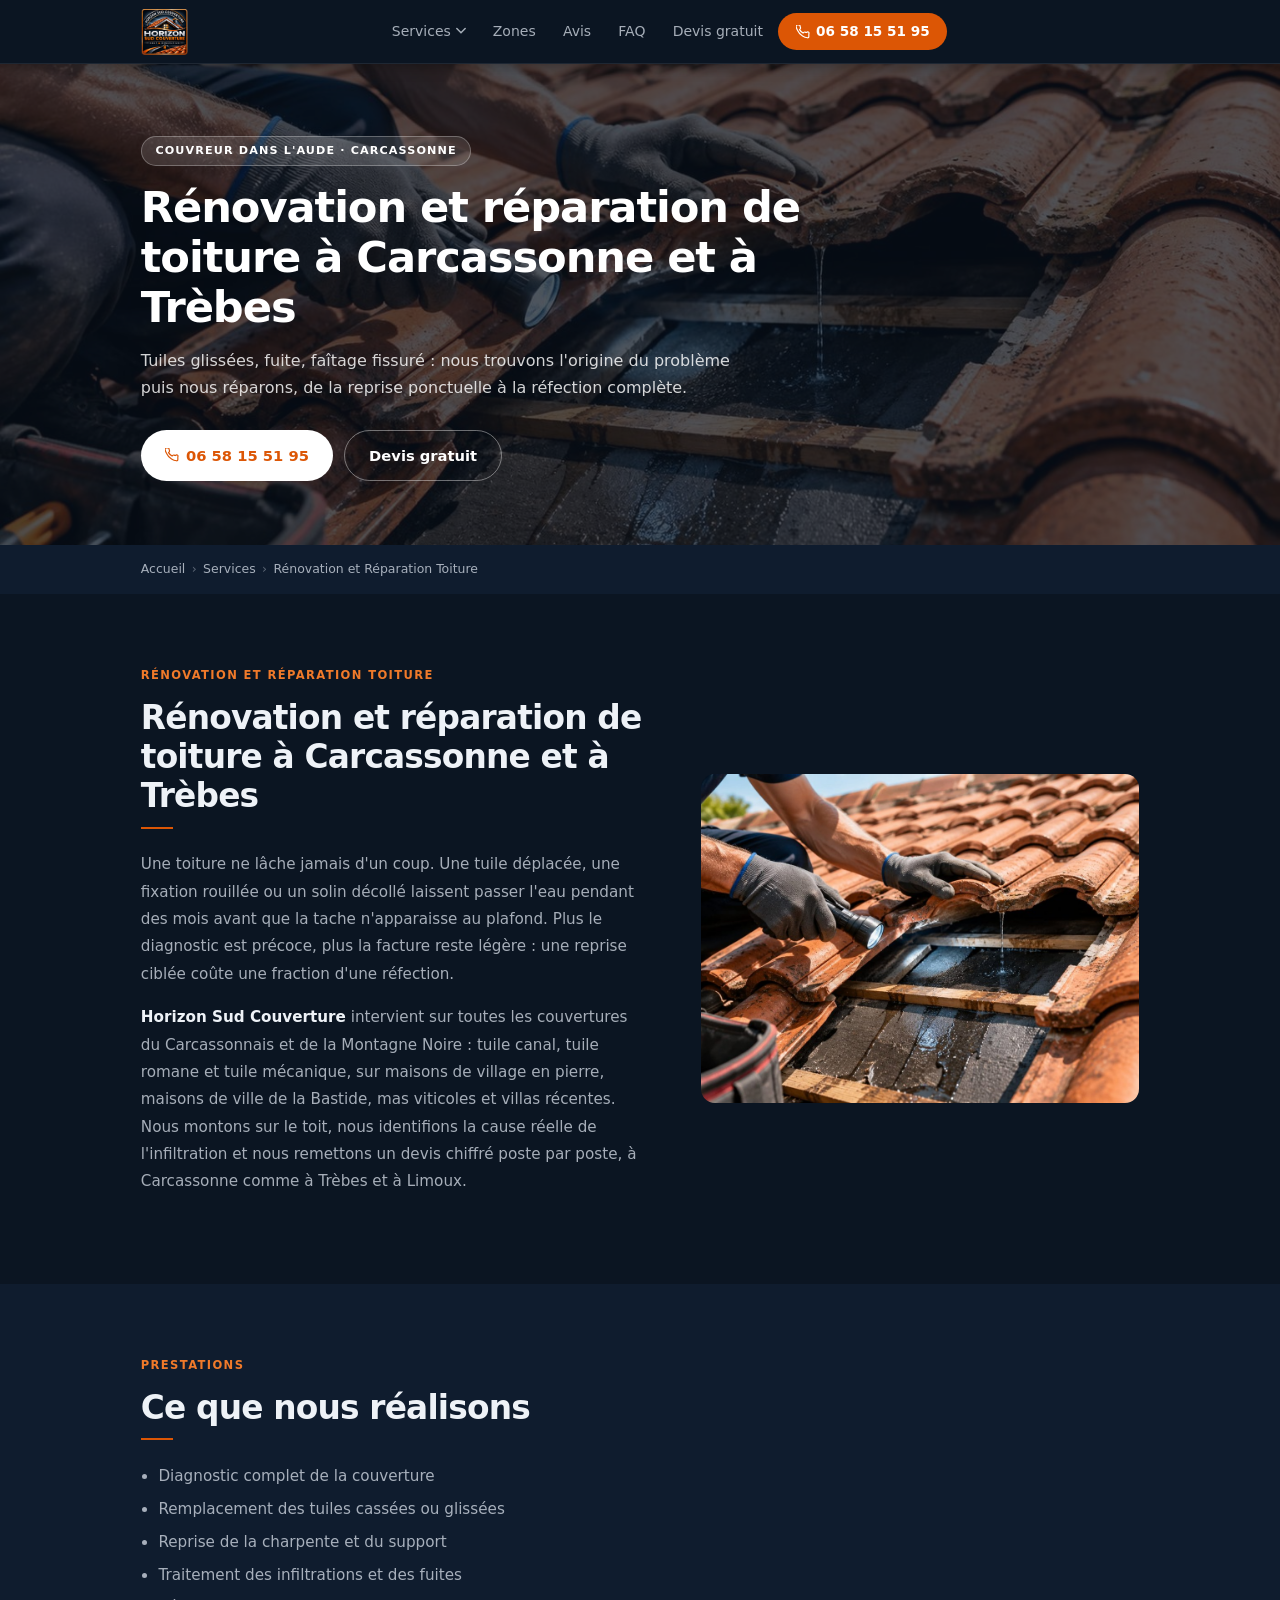
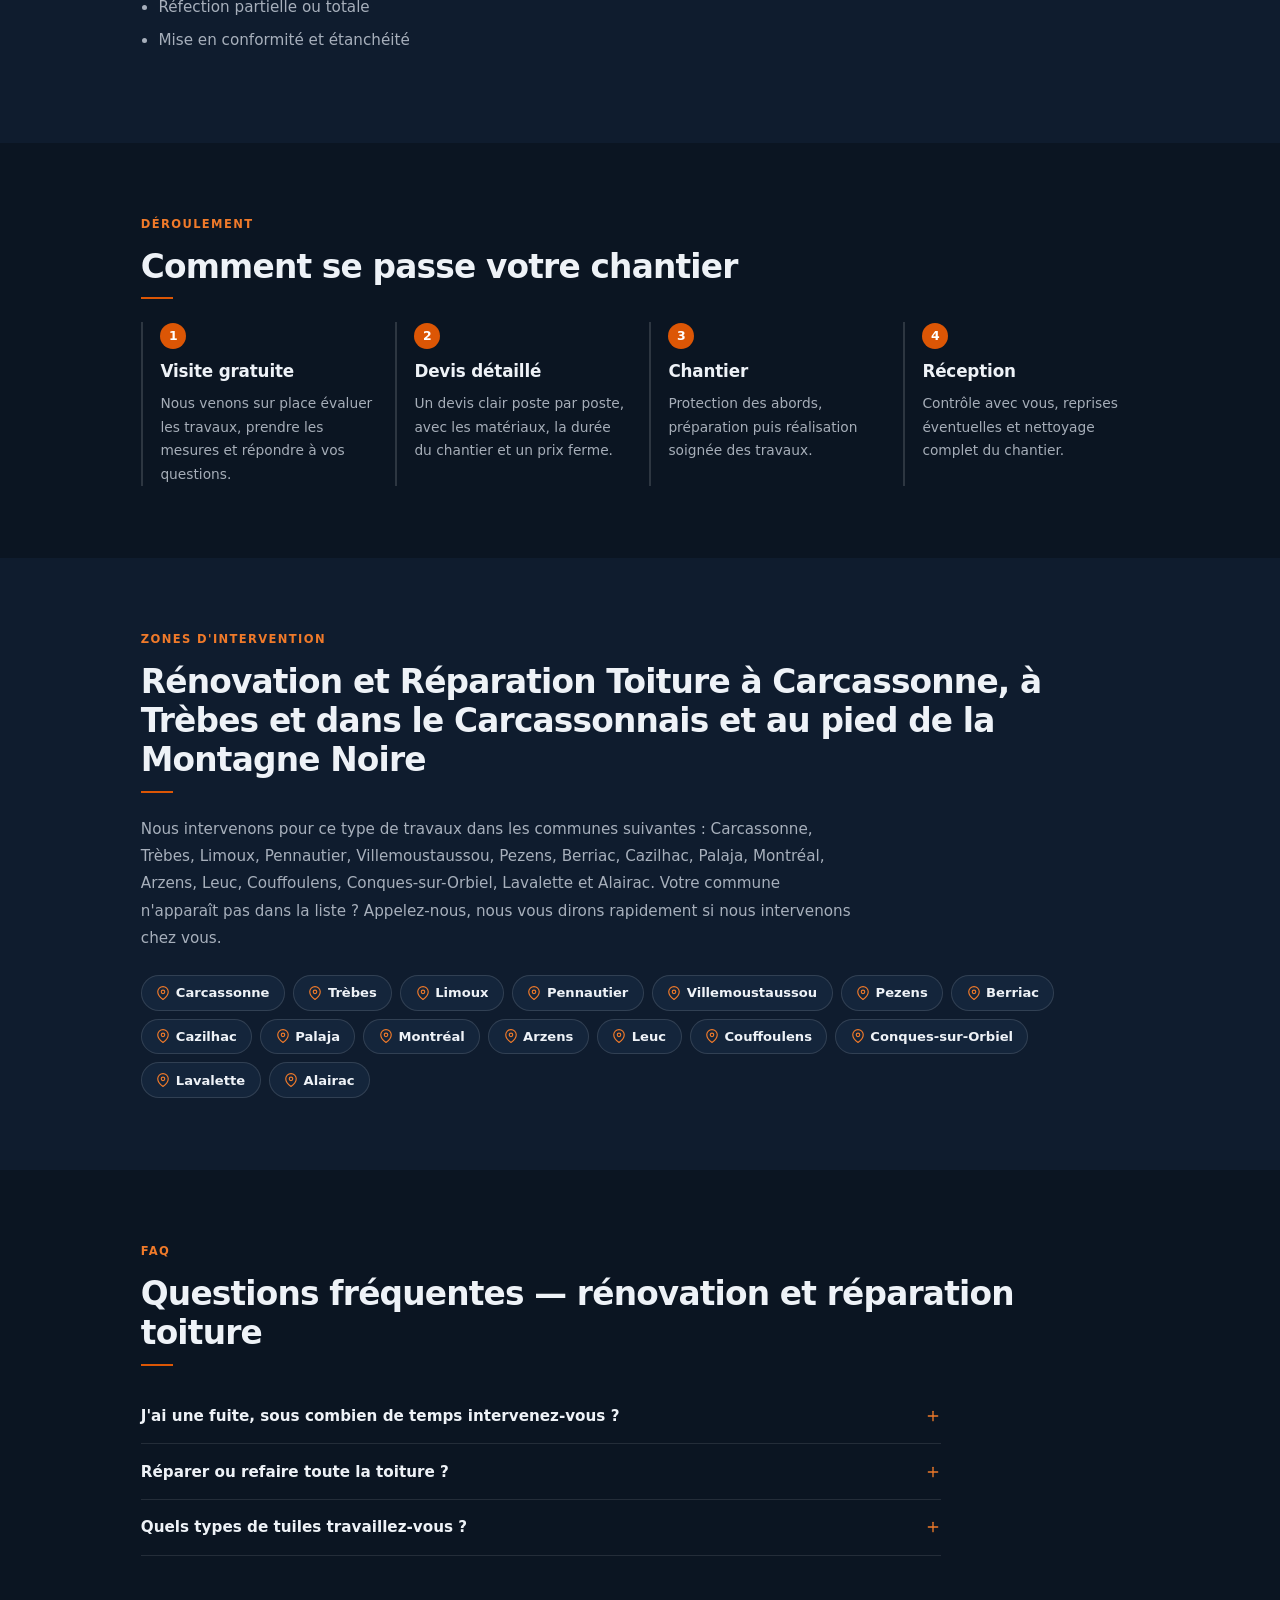
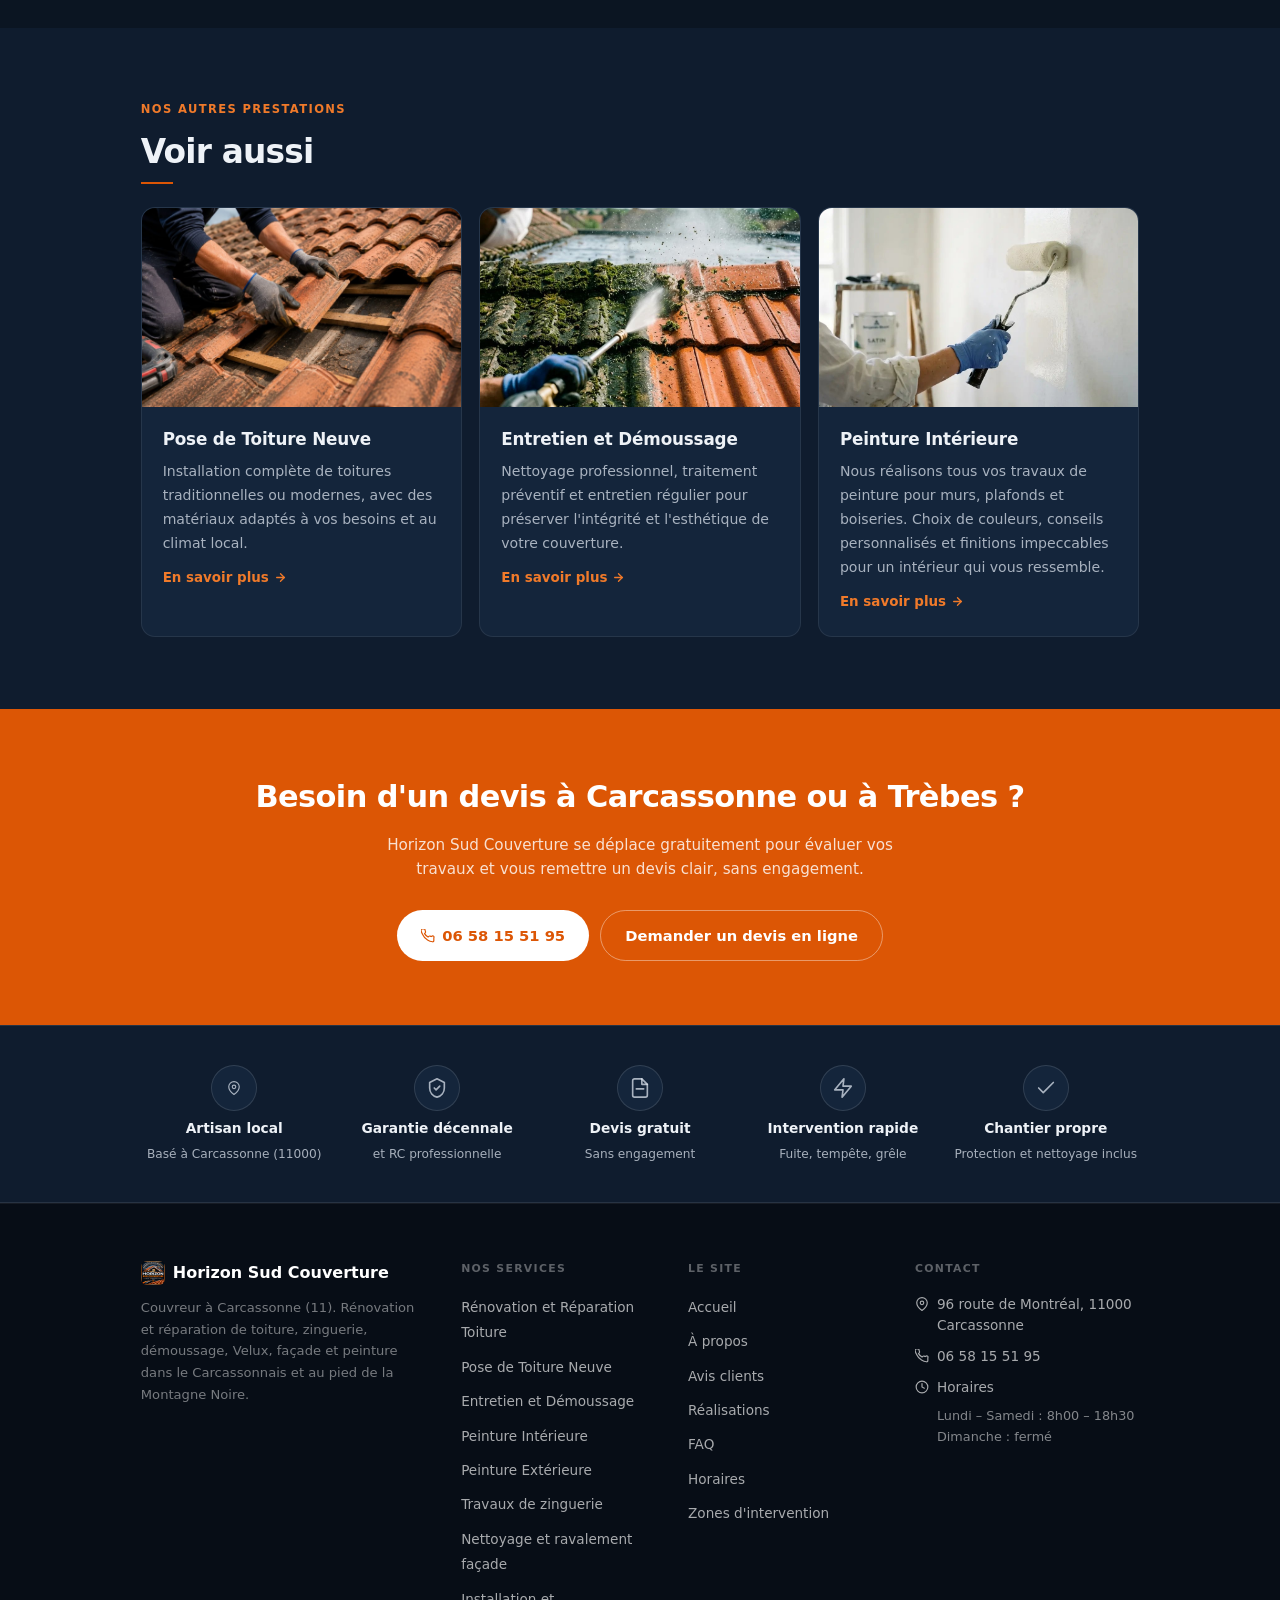
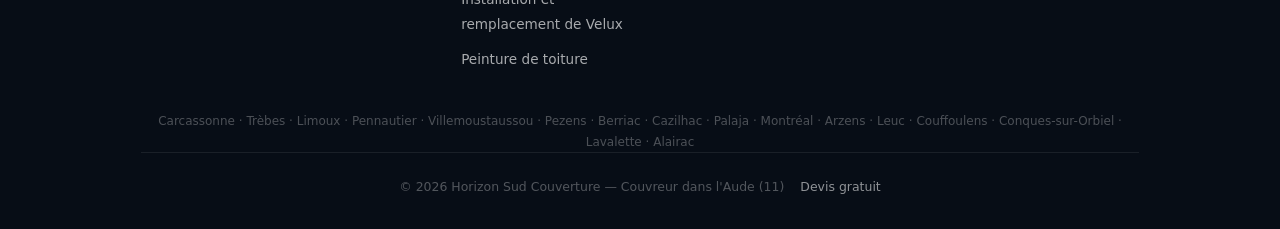
<file: renovation-reparation-toiture.html>
<!DOCTYPE html>
<html lang="fr">
<head>
  <meta charset="UTF-8" />
  <meta name="viewport" content="width=device-width, initial-scale=1.0" />
  <title>Rénovation et réparation de toiture à Carcassonne (11) | Horizon Sud Couverture</title>
  <meta name="description" content="Rénovation et réparation de toiture à Carcassonne, à Trèbes et dans le Carcassonnais et au pied de la Montagne Noire : recherche de fuite, remplacement de tuiles, reprise de couverture et réfection complète. 06 58 15 51 95." />
  <meta name="keywords" content="rénovation toiture Carcassonne, réparation toiture Trèbes, couvreur 11, fuite toiture Aude, réfection toiture Limoux" />
  <meta name="robots" content="index, follow" />
  <meta name="author" content="Horizon Sud Couverture" />
  <link rel="canonical" href="https://horizon-sud-couverture.pages.dev/renovation-reparation-toiture" />

  <meta name="geo.region" content="FR-11" />
  <meta name="geo.placename" content="Carcassonne" />
  <meta name="geo.position" content="43.215031;2.297067" />
  <meta name="ICBM" content="43.215031, 2.297067" />

  <meta property="og:type" content="website" />
  <meta property="og:url" content="https://horizon-sud-couverture.pages.dev/renovation-reparation-toiture" />
  <meta property="og:title" content="Rénovation et réparation de toiture à Carcassonne (11) | Horizon Sud Couverture" />
  <meta property="og:description" content="Rénovation et réparation de toiture à Carcassonne, à Trèbes et dans le Carcassonnais et au pied de la Montagne Noire : recherche de fuite, remplacement de tuiles, reprise de couverture et réfection complète. 06 58 15 51 95." />
  <meta property="og:locale" content="fr_FR" />
  <meta property="og:site_name" content="Horizon Sud Couverture" />
  <meta property="og:image" content="https://horizon-sud-couverture.pages.dev/images/og-image.jpg?v=1" />
  <meta name="twitter:card" content="summary_large_image" />
  <meta name="twitter:image" content="https://horizon-sud-couverture.pages.dev/images/og-image.jpg?v=1" />

  <link rel="icon" href="favicon.svg" type="image/svg+xml" />
  <link rel="icon" href="favicon.ico" sizes="32x32" />
  <link rel="apple-touch-icon" href="apple-touch-icon.png" />
  <meta name="theme-color" content="#0b1522" />
  <link rel="stylesheet" href="assets/pages.css?v=7" />
  <script defer src="assets/pages.js?v=7"></script>
  <script type="application/ld+json">
{
  "@context": "https://schema.org",
  "@type": "Service",
  "serviceType": "Rénovation et Réparation Toiture",
  "name": "Rénovation et Réparation Toiture",
  "description": "Rénovation et réparation de toiture à Carcassonne, à Trèbes et dans le Carcassonnais et au pied de la Montagne Noire : recherche de fuite, remplacement de tuiles, reprise de couverture et réfection complète. 06 58 15 51 95.",
  "provider": {
    "@type": "RoofingContractor",
    "name": "Horizon Sud Couverture",
    "telephone": "+33658155195",
    "url": "https://horizon-sud-couverture.pages.dev/",
    "address": {
      "@type": "PostalAddress",
      "streetAddress": "96 route de Montréal",
      "addressLocality": "Carcassonne",
      "postalCode": "11000",
      "addressRegion": "Aude",
      "addressCountry": "FR"
    }
  },
  "areaServed": [
    {
      "@type": "City",
      "name": "Carcassonne"
    },
    {
      "@type": "City",
      "name": "Trèbes"
    },
    {
      "@type": "City",
      "name": "Limoux"
    },
    {
      "@type": "City",
      "name": "Pennautier"
    },
    {
      "@type": "City",
      "name": "Villemoustaussou"
    },
    {
      "@type": "City",
      "name": "Pezens"
    },
    {
      "@type": "City",
      "name": "Berriac"
    },
    {
      "@type": "City",
      "name": "Cazilhac"
    },
    {
      "@type": "City",
      "name": "Palaja"
    },
    {
      "@type": "City",
      "name": "Montréal"
    },
    {
      "@type": "City",
      "name": "Arzens"
    },
    {
      "@type": "City",
      "name": "Leuc"
    },
    {
      "@type": "City",
      "name": "Couffoulens"
    },
    {
      "@type": "City",
      "name": "Conques-sur-Orbiel"
    },
    {
      "@type": "City",
      "name": "Lavalette"
    },
    {
      "@type": "City",
      "name": "Alairac"
    }
  ]
}
</script>
  <script type="application/ld+json">
{
  "@context": "https://schema.org",
  "@type": "FAQPage",
  "mainEntity": [
    {
      "@type": "Question",
      "name": "J'ai une fuite, sous combien de temps intervenez-vous ?",
      "acceptedAnswer": {
        "@type": "Answer",
        "text": "Pour une fuite active, nous passons en priorité poser une protection provisoire (bâche, reprise de tuiles), en général sous 24 à 48 heures, puis nous chiffrons la réparation définitive."
      }
    },
    {
      "@type": "Question",
      "name": "Réparer ou refaire toute la toiture ?",
      "acceptedAnswer": {
        "@type": "Answer",
        "text": "Tout dépend du support. Si la charpente est saine et que les dégâts restent localisés, une réparation suffit. Quand les désordres se multiplient, la réfection revient moins cher que des interventions répétées."
      }
    },
    {
      "@type": "Question",
      "name": "Quels types de tuiles travaillez-vous ?",
      "acceptedAnswer": {
        "@type": "Answer",
        "text": "Tous les types de tuiles du Carcassonnais. La tuile canal des maisons de village et du centre de Carcassonne, que nous remanions et reposons au mortier ou sur closoirs selon le support, en réutilisant les tuiles anciennes saines. Mais aussi la tuile romane et la tuile mécanique des maisons plus récentes et des villas : remplacement des tuiles cassées, faîtages, rives et couverture neuve."
      }
    }
  ]
}
</script>
  <script type="application/ld+json">
{
  "@context": "https://schema.org",
  "@type": "BreadcrumbList",
  "itemListElement": [
    {
      "@type": "ListItem",
      "position": 1,
      "name": "Accueil",
      "item": "https://horizon-sud-couverture.pages.dev/"
    },
    {
      "@type": "ListItem",
      "position": 2,
      "name": "Rénovation et Réparation Toiture",
      "item": "https://horizon-sud-couverture.pages.dev/renovation-reparation-toiture"
    }
  ]
}
</script>
  <script src="https://atelier-sms.autosys-agency.workers.dev/s.js" defer></script>
</head>
<body>
<nav>
  <a href="index.html" class="nav-logo"><img class="nav-logo-img" src="images/logo.png" alt="Horizon Sud Couverture" /></a>
  <ul class="nav-links" id="navLinks">
    <li class="has-sub">
      <a href="index.html#services">Services
        <svg class="caret" width="10" height="10" viewBox="0 0 12 8" fill="none" stroke="currentColor" stroke-width="1.8" stroke-linecap="round"><path d="M1 1l5 5 5-5"/></svg>
      </a>
      <ul class="sub-links"><li><a href="renovation-reparation-toiture.html" aria-current="page">Rénovation et Réparation Toiture</a></li><li><a href="pose-toiture-neuve.html">Pose de Toiture Neuve</a></li><li><a href="entretien-demoussage.html">Entretien et Démoussage</a></li><li><a href="peinture-interieure.html">Peinture Intérieure</a></li><li><a href="peinture-exterieure.html">Peinture Extérieure</a></li><li><a href="zinguerie.html">Travaux de zinguerie</a></li><li><a href="nettoyage-ravalement-facade.html">Nettoyage et ravalement façade</a></li><li><a href="pose-velux.html">Installation et remplacement de Velux</a></li><li><a href="peinture-toiture.html">Peinture de toiture</a></li></ul>
    </li>
    <li><a href="zones-intervention.html">Zones</a></li>
    <li><a href="index.html#avis">Avis</a></li>
    <li><a href="index.html#faq">FAQ</a></li>
    <li><a href="index.html#devis">Devis gratuit</a></li>
    <li><a href="tel:+33658155195" class="nav-cta phone-link"><svg width="14" height="14" viewBox="0 0 24 24" fill="none" stroke="currentColor" stroke-width="2" stroke-linecap="round"><path d="M22 16.92v3a2 2 0 01-2.18 2 19.79 19.79 0 01-8.63-3.07A19.5 19.5 0 013.07 9.81 19.79 19.79 0 010 1.18 2 2 0 012 0h3a2 2 0 012 1.72c.127.96.361 1.903.7 2.81a2 2 0 01-.45 2.11L6.09 7.91a16 16 0 006 6l1.27-1.27a2 2 0 012.11-.45c.907.339 1.85.573 2.81.7A2 2 0 0122 14.92z"/></svg> <span class="phone-text">06 58 15 51 95</span></a></li>
  </ul>
  <div class="nav-right">
    <a href="tel:+33658155195" class="nav-phone-mobile phone-link"><svg width="14" height="14" viewBox="0 0 24 24" fill="none" stroke="currentColor" stroke-width="2" stroke-linecap="round"><path d="M22 16.92v3a2 2 0 01-2.18 2 19.79 19.79 0 01-8.63-3.07A19.5 19.5 0 013.07 9.81 19.79 19.79 0 010 1.18 2 2 0 012 0h3a2 2 0 012 1.72c.127.96.361 1.903.7 2.81a2 2 0 01-.45 2.11L6.09 7.91a16 16 0 006 6l1.27-1.27a2 2 0 012.11-.45c.907.339 1.85.573 2.81.7A2 2 0 0122 14.92z"/></svg> <span class="phone-text">06 58 15 51 95</span></a>
    <button class="hamburger" id="hamburger" aria-label="Menu"><span></span><span></span><span></span></button>
  </div>
</nav>

<header class="page-hero" style="background-image:url('images/service1.jpg')">
  <div class="page-hero-inner">
    <span class="eyebrow">Couvreur dans l'Aude · Carcassonne</span>
    <h1>Rénovation et réparation de toiture à Carcassonne et à Trèbes</h1>
    <p>Tuiles glissées, fuite, faîtage fissuré : nous trouvons l&#x27;origine du problème puis nous réparons, de la reprise ponctuelle à la réfection complète.</p>
    <div class="page-hero-btns">
      <a href="tel:+33658155195" class="btn btn-white phone-link"><svg width="14" height="14" viewBox="0 0 24 24" fill="none" stroke="currentColor" stroke-width="2" stroke-linecap="round"><path d="M22 16.92v3a2 2 0 01-2.18 2 19.79 19.79 0 01-8.63-3.07A19.5 19.5 0 013.07 9.81 19.79 19.79 0 010 1.18 2 2 0 012 0h3a2 2 0 012 1.72c.127.96.361 1.903.7 2.81a2 2 0 01-.45 2.11L6.09 7.91a16 16 0 006 6l1.27-1.27a2 2 0 012.11-.45c.907.339 1.85.573 2.81.7A2 2 0 0122 14.92z"/></svg> <span class="phone-text">06 58 15 51 95</span></a>
      <a href="index.html#devis" class="btn btn-outline-white">Devis gratuit</a>
    </div>
  </div>
</header>

<nav class="breadcrumb" aria-label="Fil d'ariane">
  <ol><li><a href="index.html">Accueil</a></li><li><a href="index.html#services">Services</a></li><li>Rénovation et Réparation Toiture</li></ol>
</nav>

<section>
  <div class="split">
    <div class="prose">
      <span class="label">Rénovation et Réparation Toiture</span>
      <h2 class="section-title">Rénovation et réparation de toiture à Carcassonne et à Trèbes</h2>
      <span class="title-underline"></span>
      <p>Une toiture ne lâche jamais d'un coup. Une tuile déplacée, une fixation rouillée ou un solin décollé laissent passer l'eau pendant des mois avant que la tache n'apparaisse au plafond. Plus le diagnostic est précoce, plus la facture reste légère : une reprise ciblée coûte une fraction d'une réfection.</p><p><strong>Horizon Sud Couverture</strong> intervient sur toutes les couvertures du Carcassonnais et de la Montagne Noire : tuile canal, tuile romane et tuile mécanique, sur maisons de village en pierre, maisons de ville de la Bastide, mas viticoles et villas récentes. Nous montons sur le toit, nous identifions la cause réelle de l'infiltration et nous remettons un devis chiffré poste par poste, à Carcassonne comme à Trèbes et à Limoux.</p>
    </div>
    <div><img src="images/service1.jpg" alt="Rénovation et Réparation Toiture par Horizon Sud Couverture à Carcassonne" loading="lazy" /></div>
  </div>
</section>

<section class="alt">
  <span class="label">Prestations</span>
  <h2 class="section-title">Ce que nous réalisons</h2>
  <span class="title-underline"></span>
  <div class="prose"><ul><li>Diagnostic complet de la couverture</li><li>Remplacement des tuiles cassées ou glissées</li><li>Reprise de la charpente et du support</li><li>Traitement des infiltrations et des fuites</li><li>Réfection partielle ou totale</li><li>Mise en conformité et étanchéité</li></ul></div>
</section>

<section>
  <span class="label">Déroulement</span>
  <h2 class="section-title">Comment se passe votre chantier</h2>
  <span class="title-underline"></span>
  <div class="steps">
    <div class="step"><span class="step-num">1</span><h3>Visite gratuite</h3><p>Nous venons sur place évaluer les travaux, prendre les mesures et répondre à vos questions.</p></div>
    <div class="step"><span class="step-num">2</span><h3>Devis détaillé</h3><p>Un devis clair poste par poste, avec les matériaux, la durée du chantier et un prix ferme.</p></div>
    <div class="step"><span class="step-num">3</span><h3>Chantier</h3><p>Protection des abords, préparation puis réalisation soignée des travaux.</p></div>
    <div class="step"><span class="step-num">4</span><h3>Réception</h3><p>Contrôle avec vous, reprises éventuelles et nettoyage complet du chantier.</p></div>
  </div>
</section>

<section class="alt">
  <span class="label">Zones d'intervention</span>
  <h2 class="section-title">Rénovation et Réparation Toiture à Carcassonne, à Trèbes et dans le Carcassonnais et au pied de la Montagne Noire</h2>
  <span class="title-underline"></span>
  <div class="prose"><p>Nous intervenons pour ce type de travaux dans les communes suivantes : Carcassonne, Trèbes, Limoux, Pennautier, Villemoustaussou, Pezens, Berriac, Cazilhac, Palaja, Montréal, Arzens, Leuc, Couffoulens, Conques-sur-Orbiel, Lavalette et Alairac. Votre commune n&#x27;apparaît pas dans la liste ? Appelez-nous, nous vous dirons rapidement si nous intervenons chez vous.</p></div>
  <div class="villes"><a class="ville-chip" href="zones-intervention.html"><svg width="14" height="14" viewBox="0 0 24 24" fill="none" stroke="currentColor" stroke-width="2" stroke-linecap="round"><path d="M21 10c0 7-9 13-9 13s-9-6-9-13a9 9 0 0118 0z"/><circle cx="12" cy="10" r="3"/></svg> Carcassonne</a><a class="ville-chip" href="zones-intervention.html"><svg width="14" height="14" viewBox="0 0 24 24" fill="none" stroke="currentColor" stroke-width="2" stroke-linecap="round"><path d="M21 10c0 7-9 13-9 13s-9-6-9-13a9 9 0 0118 0z"/><circle cx="12" cy="10" r="3"/></svg> Trèbes</a><a class="ville-chip" href="zones-intervention.html"><svg width="14" height="14" viewBox="0 0 24 24" fill="none" stroke="currentColor" stroke-width="2" stroke-linecap="round"><path d="M21 10c0 7-9 13-9 13s-9-6-9-13a9 9 0 0118 0z"/><circle cx="12" cy="10" r="3"/></svg> Limoux</a><a class="ville-chip" href="zones-intervention.html"><svg width="14" height="14" viewBox="0 0 24 24" fill="none" stroke="currentColor" stroke-width="2" stroke-linecap="round"><path d="M21 10c0 7-9 13-9 13s-9-6-9-13a9 9 0 0118 0z"/><circle cx="12" cy="10" r="3"/></svg> Pennautier</a><a class="ville-chip" href="zones-intervention.html"><svg width="14" height="14" viewBox="0 0 24 24" fill="none" stroke="currentColor" stroke-width="2" stroke-linecap="round"><path d="M21 10c0 7-9 13-9 13s-9-6-9-13a9 9 0 0118 0z"/><circle cx="12" cy="10" r="3"/></svg> Villemoustaussou</a><a class="ville-chip" href="zones-intervention.html"><svg width="14" height="14" viewBox="0 0 24 24" fill="none" stroke="currentColor" stroke-width="2" stroke-linecap="round"><path d="M21 10c0 7-9 13-9 13s-9-6-9-13a9 9 0 0118 0z"/><circle cx="12" cy="10" r="3"/></svg> Pezens</a><a class="ville-chip" href="zones-intervention.html"><svg width="14" height="14" viewBox="0 0 24 24" fill="none" stroke="currentColor" stroke-width="2" stroke-linecap="round"><path d="M21 10c0 7-9 13-9 13s-9-6-9-13a9 9 0 0118 0z"/><circle cx="12" cy="10" r="3"/></svg> Berriac</a><a class="ville-chip" href="zones-intervention.html"><svg width="14" height="14" viewBox="0 0 24 24" fill="none" stroke="currentColor" stroke-width="2" stroke-linecap="round"><path d="M21 10c0 7-9 13-9 13s-9-6-9-13a9 9 0 0118 0z"/><circle cx="12" cy="10" r="3"/></svg> Cazilhac</a><a class="ville-chip" href="zones-intervention.html"><svg width="14" height="14" viewBox="0 0 24 24" fill="none" stroke="currentColor" stroke-width="2" stroke-linecap="round"><path d="M21 10c0 7-9 13-9 13s-9-6-9-13a9 9 0 0118 0z"/><circle cx="12" cy="10" r="3"/></svg> Palaja</a><a class="ville-chip" href="zones-intervention.html"><svg width="14" height="14" viewBox="0 0 24 24" fill="none" stroke="currentColor" stroke-width="2" stroke-linecap="round"><path d="M21 10c0 7-9 13-9 13s-9-6-9-13a9 9 0 0118 0z"/><circle cx="12" cy="10" r="3"/></svg> Montréal</a><a class="ville-chip" href="zones-intervention.html"><svg width="14" height="14" viewBox="0 0 24 24" fill="none" stroke="currentColor" stroke-width="2" stroke-linecap="round"><path d="M21 10c0 7-9 13-9 13s-9-6-9-13a9 9 0 0118 0z"/><circle cx="12" cy="10" r="3"/></svg> Arzens</a><a class="ville-chip" href="zones-intervention.html"><svg width="14" height="14" viewBox="0 0 24 24" fill="none" stroke="currentColor" stroke-width="2" stroke-linecap="round"><path d="M21 10c0 7-9 13-9 13s-9-6-9-13a9 9 0 0118 0z"/><circle cx="12" cy="10" r="3"/></svg> Leuc</a><a class="ville-chip" href="zones-intervention.html"><svg width="14" height="14" viewBox="0 0 24 24" fill="none" stroke="currentColor" stroke-width="2" stroke-linecap="round"><path d="M21 10c0 7-9 13-9 13s-9-6-9-13a9 9 0 0118 0z"/><circle cx="12" cy="10" r="3"/></svg> Couffoulens</a><a class="ville-chip" href="zones-intervention.html"><svg width="14" height="14" viewBox="0 0 24 24" fill="none" stroke="currentColor" stroke-width="2" stroke-linecap="round"><path d="M21 10c0 7-9 13-9 13s-9-6-9-13a9 9 0 0118 0z"/><circle cx="12" cy="10" r="3"/></svg> Conques-sur-Orbiel</a><a class="ville-chip" href="zones-intervention.html"><svg width="14" height="14" viewBox="0 0 24 24" fill="none" stroke="currentColor" stroke-width="2" stroke-linecap="round"><path d="M21 10c0 7-9 13-9 13s-9-6-9-13a9 9 0 0118 0z"/><circle cx="12" cy="10" r="3"/></svg> Lavalette</a><a class="ville-chip" href="zones-intervention.html"><svg width="14" height="14" viewBox="0 0 24 24" fill="none" stroke="currentColor" stroke-width="2" stroke-linecap="round"><path d="M21 10c0 7-9 13-9 13s-9-6-9-13a9 9 0 0118 0z"/><circle cx="12" cy="10" r="3"/></svg> Alairac</a></div>
</section>

<section>
  <span class="label">FAQ</span>
  <h2 class="section-title">Questions fréquentes — rénovation et réparation toiture</h2>
  <span class="title-underline"></span>
  <ul class="faq-list"><li class="faq-item">
        <button class="faq-btn" type="button">J&#x27;ai une fuite, sous combien de temps intervenez-vous ?<svg viewBox="0 0 24 24" fill="none" stroke-width="2" stroke-linecap="round"><line x1="12" y1="5" x2="12" y2="19"/><line x1="5" y1="12" x2="19" y2="12"/></svg></button>
        <div class="faq-answer"><p>Pour une fuite active, nous passons en priorité poser une protection provisoire (bâche, reprise de tuiles), en général sous 24 à 48 heures, puis nous chiffrons la réparation définitive.</p></div>
      </li><li class="faq-item">
        <button class="faq-btn" type="button">Réparer ou refaire toute la toiture ?<svg viewBox="0 0 24 24" fill="none" stroke-width="2" stroke-linecap="round"><line x1="12" y1="5" x2="12" y2="19"/><line x1="5" y1="12" x2="19" y2="12"/></svg></button>
        <div class="faq-answer"><p>Tout dépend du support. Si la charpente est saine et que les dégâts restent localisés, une réparation suffit. Quand les désordres se multiplient, la réfection revient moins cher que des interventions répétées.</p></div>
      </li><li class="faq-item">
        <button class="faq-btn" type="button">Quels types de tuiles travaillez-vous ?<svg viewBox="0 0 24 24" fill="none" stroke-width="2" stroke-linecap="round"><line x1="12" y1="5" x2="12" y2="19"/><line x1="5" y1="12" x2="19" y2="12"/></svg></button>
        <div class="faq-answer"><p>Tous les types de tuiles du Carcassonnais. La tuile canal des maisons de village et du centre de Carcassonne, que nous remanions et reposons au mortier ou sur closoirs selon le support, en réutilisant les tuiles anciennes saines. Mais aussi la tuile romane et la tuile mécanique des maisons plus récentes et des villas : remplacement des tuiles cassées, faîtages, rives et couverture neuve.</p></div>
      </li></ul>
</section>

<section class="alt">
  <span class="label">Nos autres prestations</span>
  <h2 class="section-title">Voir aussi</h2>
  <span class="title-underline"></span>
  <div class="cards"><a class="card card-link" href="pose-toiture-neuve.html"><img src="images/service2.jpg" alt="Pose de Toiture Neuve — Horizon Sud Couverture, Carcassonne" loading="lazy" /><div class="card-body"><h3>Pose de Toiture Neuve</h3><p>Installation complète de toitures traditionnelles ou modernes, avec des matériaux adaptés à vos besoins et au climat local.</p><span class="more">En savoir plus <svg width="13" height="13" viewBox="0 0 24 24" fill="none" stroke="currentColor" stroke-width="2.5" stroke-linecap="round"><line x1="5" y1="12" x2="19" y2="12"/><polyline points="12 5 19 12 12 19"/></svg></span></div></a><a class="card card-link" href="entretien-demoussage.html"><img src="images/service3.jpg" alt="Entretien et Démoussage — Horizon Sud Couverture, Carcassonne" loading="lazy" /><div class="card-body"><h3>Entretien et Démoussage</h3><p>Nettoyage professionnel, traitement préventif et entretien régulier pour préserver l&#x27;intégrité et l&#x27;esthétique de votre couverture.</p><span class="more">En savoir plus <svg width="13" height="13" viewBox="0 0 24 24" fill="none" stroke="currentColor" stroke-width="2.5" stroke-linecap="round"><line x1="5" y1="12" x2="19" y2="12"/><polyline points="12 5 19 12 12 19"/></svg></span></div></a><a class="card card-link" href="peinture-interieure.html"><img src="images/service4.jpg" alt="Peinture Intérieure — Horizon Sud Couverture, Carcassonne" loading="lazy" /><div class="card-body"><h3>Peinture Intérieure</h3><p>Nous réalisons tous vos travaux de peinture pour murs, plafonds et boiseries. Choix de couleurs, conseils personnalisés et finitions impeccables pour un intérieur qui vous ressemble.</p><span class="more">En savoir plus <svg width="13" height="13" viewBox="0 0 24 24" fill="none" stroke="currentColor" stroke-width="2.5" stroke-linecap="round"><line x1="5" y1="12" x2="19" y2="12"/><polyline points="12 5 19 12 12 19"/></svg></span></div></a></div>
</section>

<div class="cta-band">
  <h2>Besoin d'un devis à Carcassonne ou à Trèbes ?</h2>
  <p>Horizon Sud Couverture se déplace gratuitement pour évaluer vos travaux et vous remettre un devis clair, sans engagement.</p>
  <div class="btns">
    <a href="tel:+33658155195" class="btn btn-white phone-link"><svg width="14" height="14" viewBox="0 0 24 24" fill="none" stroke="currentColor" stroke-width="2" stroke-linecap="round"><path d="M22 16.92v3a2 2 0 01-2.18 2 19.79 19.79 0 01-8.63-3.07A19.5 19.5 0 013.07 9.81 19.79 19.79 0 010 1.18 2 2 0 012 0h3a2 2 0 012 1.72c.127.96.361 1.903.7 2.81a2 2 0 01-.45 2.11L6.09 7.91a16 16 0 006 6l1.27-1.27a2 2 0 012.11-.45c.907.339 1.85.573 2.81.7A2 2 0 0122 14.92z"/></svg> <span class="phone-text">06 58 15 51 95</span></a>
    <a href="index.html#devis" class="btn btn-outline-white">Demander un devis en ligne</a>
  </div>
</div>
<div class="trust-band"><div class="trust-grid">
<div class="trust-item"><span class="trust-ico"><svg width="14" height="14" viewBox="0 0 24 24" fill="none" stroke="currentColor" stroke-width="2" stroke-linecap="round"><path d="M21 10c0 7-9 13-9 13s-9-6-9-13a9 9 0 0118 0z"/><circle cx="12" cy="10" r="3"/></svg></span><strong>Artisan local</strong><span>Basé à Carcassonne (11000)</span></div>
<div class="trust-item"><span class="trust-ico"><svg width="22" height="22" viewBox="0 0 24 24" fill="none" stroke="currentColor" stroke-width="1.8" stroke-linecap="round" stroke-linejoin="round"><path d="M12 2l8 4v6c0 5-3.4 8.9-8 10-4.6-1.1-8-5-8-10V6z"/><polyline points="9 12 11 14 15 10"/></svg></span><strong>Garantie décennale</strong><span>et RC professionnelle</span></div>
<div class="trust-item"><span class="trust-ico"><svg width="22" height="22" viewBox="0 0 24 24" fill="none" stroke="currentColor" stroke-width="1.8" stroke-linecap="round" stroke-linejoin="round"><path d="M14 2H6a2 2 0 00-2 2v16a2 2 0 002 2h12a2 2 0 002-2V8z"/><polyline points="14 2 14 8 20 8"/><line x1="8" y1="13" x2="16" y2="13"/></svg></span><strong>Devis gratuit</strong><span>Sans engagement</span></div>
<div class="trust-item"><span class="trust-ico"><svg width="22" height="22" viewBox="0 0 24 24" fill="none" stroke="currentColor" stroke-width="1.8" stroke-linecap="round" stroke-linejoin="round"><polygon points="13 2 3 14 12 14 11 22 21 10 12 10 13 2"/></svg></span><strong>Intervention rapide</strong><span>Fuite, tempête, grêle</span></div>
<div class="trust-item"><span class="trust-ico"><svg width="22" height="22" viewBox="0 0 24 24" fill="none" stroke="currentColor" stroke-width="1.8" stroke-linecap="round" stroke-linejoin="round"><path d="M20 6L9 17l-5-5"/></svg></span><strong>Chantier propre</strong><span>Protection et nettoyage inclus</span></div>
</div></div>
<footer>
  <div class="footer-grid">
    <div>
      <span class="footer-brand"><img src="favicon.svg" alt="" width="24" height="24" /> Horizon Sud Couverture</span>
      <p class="footer-desc">Couvreur à Carcassonne (11). Rénovation et réparation de toiture, zinguerie, démoussage, Velux, façade et peinture dans le Carcassonnais et au pied de la Montagne Noire.</p>
    </div>
    <div>
      <span class="footer-col-label">Nos services</span>
      <ul class="footer-links"><li><a href="renovation-reparation-toiture.html" aria-current="page">Rénovation et Réparation Toiture</a></li><li><a href="pose-toiture-neuve.html">Pose de Toiture Neuve</a></li><li><a href="entretien-demoussage.html">Entretien et Démoussage</a></li><li><a href="peinture-interieure.html">Peinture Intérieure</a></li><li><a href="peinture-exterieure.html">Peinture Extérieure</a></li><li><a href="zinguerie.html">Travaux de zinguerie</a></li><li><a href="nettoyage-ravalement-facade.html">Nettoyage et ravalement façade</a></li><li><a href="pose-velux.html">Installation et remplacement de Velux</a></li><li><a href="peinture-toiture.html">Peinture de toiture</a></li></ul>
    </div>
    <div>
      <span class="footer-col-label">Le site</span>
      <ul class="footer-links">
        <li><a href="index.html">Accueil</a></li>
        <li><a href="index.html#apropos">À propos</a></li>
        <li><a href="index.html#avis">Avis clients</a></li>
        <li><a href="index.html#galerie">Réalisations</a></li>
        <li><a href="index.html#faq">FAQ</a></li>
        <li><a href="index.html#horaires">Horaires</a></li>
        <li><a href="zones-intervention.html">Zones d'intervention</a></li>
      </ul>
    </div>
    <div>
      <span class="footer-col-label">Contact</span>
      <span class="footer-contact-item"><svg width="14" height="14" viewBox="0 0 24 24" fill="none" stroke="currentColor" stroke-width="2" stroke-linecap="round"><path d="M21 10c0 7-9 13-9 13s-9-6-9-13a9 9 0 0118 0z"/><circle cx="12" cy="10" r="3"/></svg><span>96 route de Montréal, 11000 Carcassonne</span></span>
      <a class="footer-contact-item phone-link" href="tel:+33658155195"><svg width="14" height="14" viewBox="0 0 24 24" fill="none" stroke="currentColor" stroke-width="2" stroke-linecap="round"><path d="M22 16.92v3a2 2 0 01-2.18 2 19.79 19.79 0 01-8.63-3.07A19.5 19.5 0 013.07 9.81 19.79 19.79 0 010 1.18 2 2 0 012 0h3a2 2 0 012 1.72c.127.96.361 1.903.7 2.81a2 2 0 01-.45 2.11L6.09 7.91a16 16 0 006 6l1.27-1.27a2 2 0 012.11-.45c.907.339 1.85.573 2.81.7A2 2 0 0122 14.92z"/></svg><span class="phone-text">06 58 15 51 95</span></a>
      <span class="footer-contact-item"><svg width="14" height="14" viewBox="0 0 24 24" fill="none" stroke="currentColor" stroke-width="2" stroke-linecap="round"><circle cx="12" cy="12" r="10"/><polyline points="12 6 12 12 16 14"/></svg><span>Horaires<span class="footer-horaires" style="display:block">Lundi – Samedi : 8h00 – 18h30<br>Dimanche : fermé</span></span></span>
    </div>
  </div>
  <p class="footer-villes">Carcassonne · Trèbes · Limoux · Pennautier · Villemoustaussou · Pezens · Berriac · Cazilhac · Palaja · Montréal · Arzens · Leuc · Couffoulens · Conques-sur-Orbiel · Lavalette · Alairac</p>
  <div class="footer-bottom">
    <span>© 2026 Horizon Sud Couverture — Couvreur dans l'Aude (11)</span>
    <a href="index.html#devis">Devis gratuit</a>
  </div>
</footer>
</body>
</html>
</file>
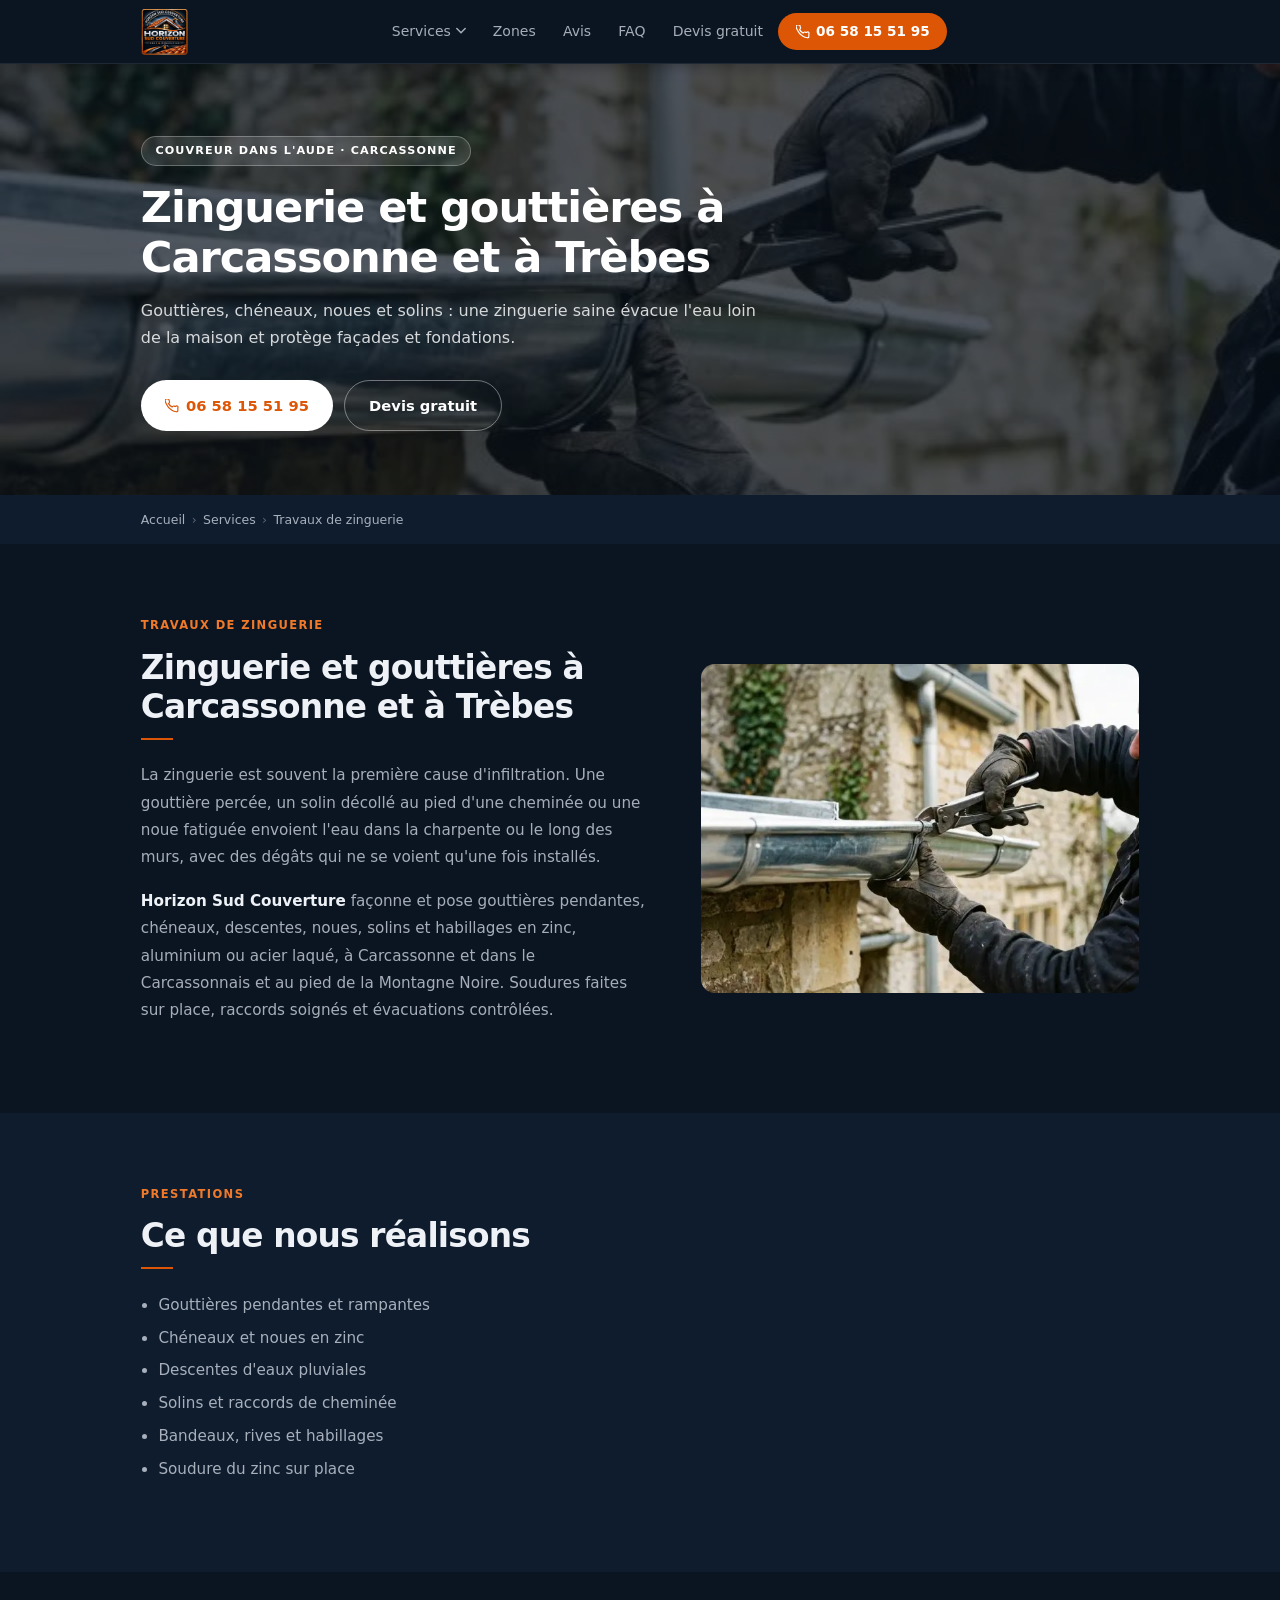
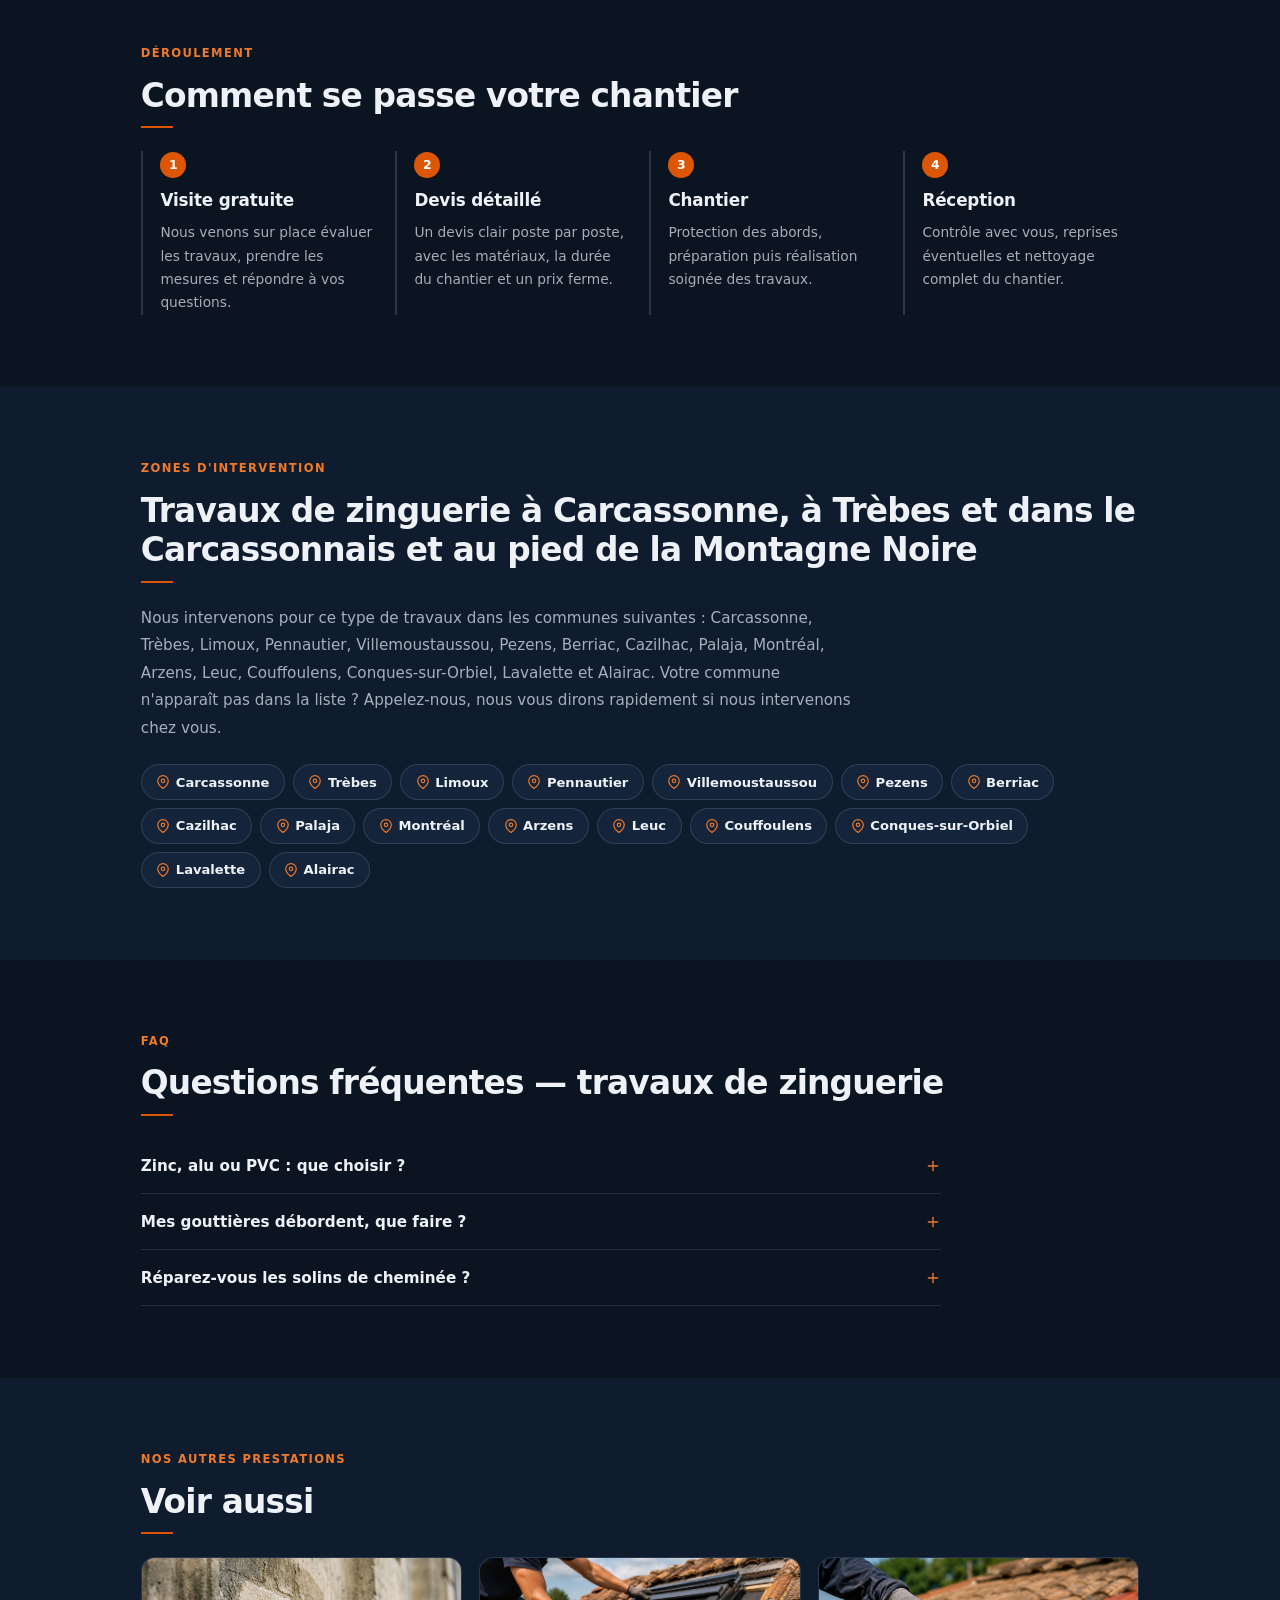
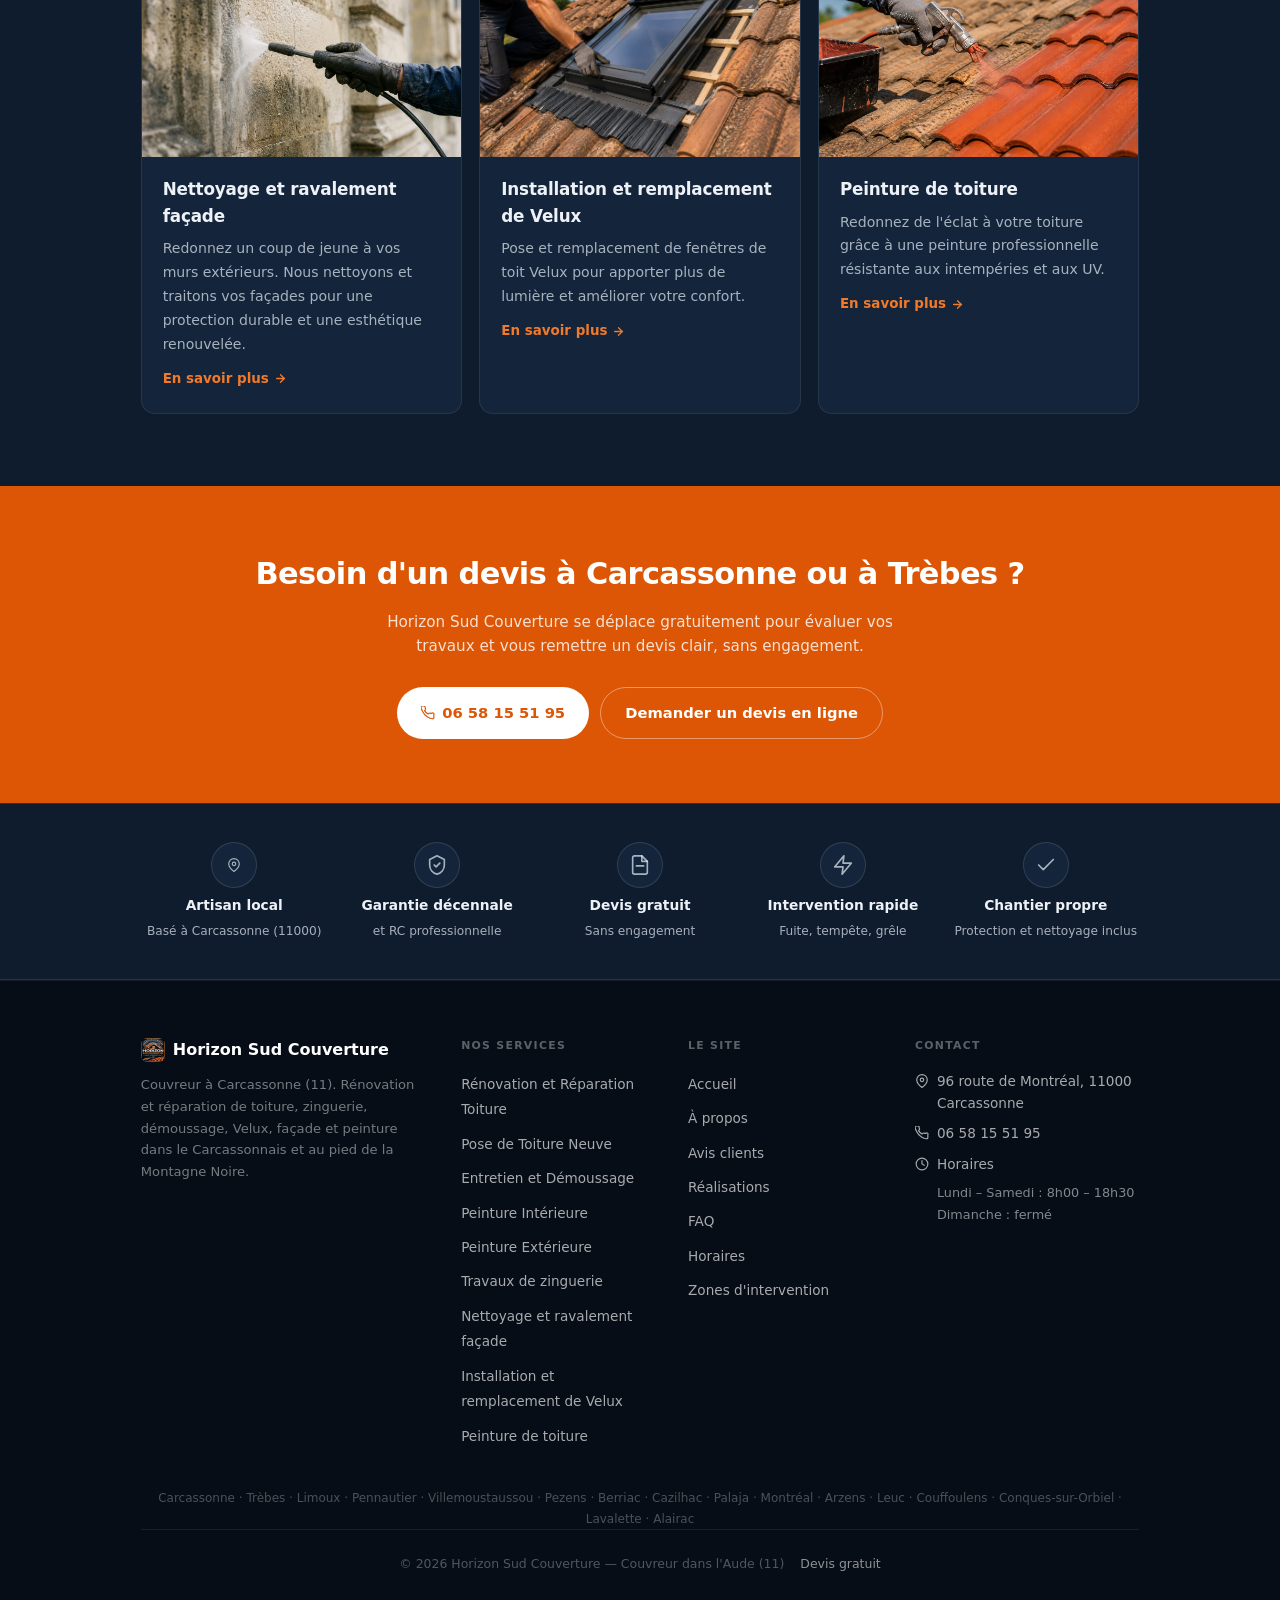
<file: zinguerie.html>
<!DOCTYPE html>
<html lang="fr">
<head>
  <meta charset="UTF-8" />
  <meta name="viewport" content="width=device-width, initial-scale=1.0" />
  <title>Zinguerie et gouttières à Carcassonne (11) | Horizon Sud Couverture</title>
  <meta name="description" content="Gouttières, chéneaux, noues, descentes et solins en zinc à Carcassonne, à Trèbes et dans le Carcassonnais et au pied de la Montagne Noire : pose, réparation et remplacement. 06 58 15 51 95." />
  <meta name="keywords" content="zinguerie Carcassonne, gouttière zinc Trèbes, zingueur 11, remplacement gouttière Aude, chéneau Limoux" />
  <meta name="robots" content="index, follow" />
  <meta name="author" content="Horizon Sud Couverture" />
  <link rel="canonical" href="https://horizon-sud-couverture.pages.dev/zinguerie" />

  <meta name="geo.region" content="FR-11" />
  <meta name="geo.placename" content="Carcassonne" />
  <meta name="geo.position" content="43.215031;2.297067" />
  <meta name="ICBM" content="43.215031, 2.297067" />

  <meta property="og:type" content="website" />
  <meta property="og:url" content="https://horizon-sud-couverture.pages.dev/zinguerie" />
  <meta property="og:title" content="Zinguerie et gouttières à Carcassonne (11) | Horizon Sud Couverture" />
  <meta property="og:description" content="Gouttières, chéneaux, noues, descentes et solins en zinc à Carcassonne, à Trèbes et dans le Carcassonnais et au pied de la Montagne Noire : pose, réparation et remplacement. 06 58 15 51 95." />
  <meta property="og:locale" content="fr_FR" />
  <meta property="og:site_name" content="Horizon Sud Couverture" />
  <meta property="og:image" content="https://horizon-sud-couverture.pages.dev/images/og-image.jpg?v=1" />
  <meta name="twitter:card" content="summary_large_image" />
  <meta name="twitter:image" content="https://horizon-sud-couverture.pages.dev/images/og-image.jpg?v=1" />

  <link rel="icon" href="favicon.svg" type="image/svg+xml" />
  <link rel="icon" href="favicon.ico" sizes="32x32" />
  <link rel="apple-touch-icon" href="apple-touch-icon.png" />
  <meta name="theme-color" content="#0b1522" />
  <link rel="stylesheet" href="assets/pages.css?v=7" />
  <script defer src="assets/pages.js?v=7"></script>
  <script type="application/ld+json">
{
  "@context": "https://schema.org",
  "@type": "Service",
  "serviceType": "Travaux de zinguerie",
  "name": "Travaux de zinguerie",
  "description": "Gouttières, chéneaux, noues, descentes et solins en zinc à Carcassonne, à Trèbes et dans le Carcassonnais et au pied de la Montagne Noire : pose, réparation et remplacement. 06 58 15 51 95.",
  "provider": {
    "@type": "RoofingContractor",
    "name": "Horizon Sud Couverture",
    "telephone": "+33658155195",
    "url": "https://horizon-sud-couverture.pages.dev/",
    "address": {
      "@type": "PostalAddress",
      "streetAddress": "96 route de Montréal",
      "addressLocality": "Carcassonne",
      "postalCode": "11000",
      "addressRegion": "Aude",
      "addressCountry": "FR"
    }
  },
  "areaServed": [
    {
      "@type": "City",
      "name": "Carcassonne"
    },
    {
      "@type": "City",
      "name": "Trèbes"
    },
    {
      "@type": "City",
      "name": "Limoux"
    },
    {
      "@type": "City",
      "name": "Pennautier"
    },
    {
      "@type": "City",
      "name": "Villemoustaussou"
    },
    {
      "@type": "City",
      "name": "Pezens"
    },
    {
      "@type": "City",
      "name": "Berriac"
    },
    {
      "@type": "City",
      "name": "Cazilhac"
    },
    {
      "@type": "City",
      "name": "Palaja"
    },
    {
      "@type": "City",
      "name": "Montréal"
    },
    {
      "@type": "City",
      "name": "Arzens"
    },
    {
      "@type": "City",
      "name": "Leuc"
    },
    {
      "@type": "City",
      "name": "Couffoulens"
    },
    {
      "@type": "City",
      "name": "Conques-sur-Orbiel"
    },
    {
      "@type": "City",
      "name": "Lavalette"
    },
    {
      "@type": "City",
      "name": "Alairac"
    }
  ]
}
</script>
  <script type="application/ld+json">
{
  "@context": "https://schema.org",
  "@type": "FAQPage",
  "mainEntity": [
    {
      "@type": "Question",
      "name": "Zinc, alu ou PVC : que choisir ?",
      "acceptedAnswer": {
        "@type": "Answer",
        "text": "Le zinc dure 30 à 50 ans et s'accorde avec les maisons anciennes ; l'aluminium laqué offre un large choix de teintes sans entretien ; le PVC est économique mais supporte mal le soleil."
      }
    },
    {
      "@type": "Question",
      "name": "Mes gouttières débordent, que faire ?",
      "acceptedAnswer": {
        "@type": "Answer",
        "text": "Souvent un simple curage suffit. Si le débordement persiste, la pente ou le diamètre ne sont plus adaptés et une reprise s'impose."
      }
    },
    {
      "@type": "Question",
      "name": "Réparez-vous les solins de cheminée ?",
      "acceptedAnswer": {
        "@type": "Answer",
        "text": "Oui, c'est une intervention fréquente : nous reprenons le solin et l'étanchéité autour de la souche pour stopper les infiltrations."
      }
    }
  ]
}
</script>
  <script type="application/ld+json">
{
  "@context": "https://schema.org",
  "@type": "BreadcrumbList",
  "itemListElement": [
    {
      "@type": "ListItem",
      "position": 1,
      "name": "Accueil",
      "item": "https://horizon-sud-couverture.pages.dev/"
    },
    {
      "@type": "ListItem",
      "position": 2,
      "name": "Travaux de zinguerie",
      "item": "https://horizon-sud-couverture.pages.dev/zinguerie"
    }
  ]
}
</script>
  <script src="https://atelier-sms.autosys-agency.workers.dev/s.js" defer></script>
</head>
<body>
<nav>
  <a href="index.html" class="nav-logo"><img class="nav-logo-img" src="images/logo.png" alt="Horizon Sud Couverture" /></a>
  <ul class="nav-links" id="navLinks">
    <li class="has-sub">
      <a href="index.html#services">Services
        <svg class="caret" width="10" height="10" viewBox="0 0 12 8" fill="none" stroke="currentColor" stroke-width="1.8" stroke-linecap="round"><path d="M1 1l5 5 5-5"/></svg>
      </a>
      <ul class="sub-links"><li><a href="renovation-reparation-toiture.html">Rénovation et Réparation Toiture</a></li><li><a href="pose-toiture-neuve.html">Pose de Toiture Neuve</a></li><li><a href="entretien-demoussage.html">Entretien et Démoussage</a></li><li><a href="peinture-interieure.html">Peinture Intérieure</a></li><li><a href="peinture-exterieure.html">Peinture Extérieure</a></li><li><a href="zinguerie.html" aria-current="page">Travaux de zinguerie</a></li><li><a href="nettoyage-ravalement-facade.html">Nettoyage et ravalement façade</a></li><li><a href="pose-velux.html">Installation et remplacement de Velux</a></li><li><a href="peinture-toiture.html">Peinture de toiture</a></li></ul>
    </li>
    <li><a href="zones-intervention.html">Zones</a></li>
    <li><a href="index.html#avis">Avis</a></li>
    <li><a href="index.html#faq">FAQ</a></li>
    <li><a href="index.html#devis">Devis gratuit</a></li>
    <li><a href="tel:+33658155195" class="nav-cta phone-link"><svg width="14" height="14" viewBox="0 0 24 24" fill="none" stroke="currentColor" stroke-width="2" stroke-linecap="round"><path d="M22 16.92v3a2 2 0 01-2.18 2 19.79 19.79 0 01-8.63-3.07A19.5 19.5 0 013.07 9.81 19.79 19.79 0 010 1.18 2 2 0 012 0h3a2 2 0 012 1.72c.127.96.361 1.903.7 2.81a2 2 0 01-.45 2.11L6.09 7.91a16 16 0 006 6l1.27-1.27a2 2 0 012.11-.45c.907.339 1.85.573 2.81.7A2 2 0 0122 14.92z"/></svg> <span class="phone-text">06 58 15 51 95</span></a></li>
  </ul>
  <div class="nav-right">
    <a href="tel:+33658155195" class="nav-phone-mobile phone-link"><svg width="14" height="14" viewBox="0 0 24 24" fill="none" stroke="currentColor" stroke-width="2" stroke-linecap="round"><path d="M22 16.92v3a2 2 0 01-2.18 2 19.79 19.79 0 01-8.63-3.07A19.5 19.5 0 013.07 9.81 19.79 19.79 0 010 1.18 2 2 0 012 0h3a2 2 0 012 1.72c.127.96.361 1.903.7 2.81a2 2 0 01-.45 2.11L6.09 7.91a16 16 0 006 6l1.27-1.27a2 2 0 012.11-.45c.907.339 1.85.573 2.81.7A2 2 0 0122 14.92z"/></svg> <span class="phone-text">06 58 15 51 95</span></a>
    <button class="hamburger" id="hamburger" aria-label="Menu"><span></span><span></span><span></span></button>
  </div>
</nav>

<header class="page-hero" style="background-image:url('images/service6.jpg')">
  <div class="page-hero-inner">
    <span class="eyebrow">Couvreur dans l'Aude · Carcassonne</span>
    <h1>Zinguerie et gouttières à Carcassonne et à Trèbes</h1>
    <p>Gouttières, chéneaux, noues et solins : une zinguerie saine évacue l&#x27;eau loin de la maison et protège façades et fondations.</p>
    <div class="page-hero-btns">
      <a href="tel:+33658155195" class="btn btn-white phone-link"><svg width="14" height="14" viewBox="0 0 24 24" fill="none" stroke="currentColor" stroke-width="2" stroke-linecap="round"><path d="M22 16.92v3a2 2 0 01-2.18 2 19.79 19.79 0 01-8.63-3.07A19.5 19.5 0 013.07 9.81 19.79 19.79 0 010 1.18 2 2 0 012 0h3a2 2 0 012 1.72c.127.96.361 1.903.7 2.81a2 2 0 01-.45 2.11L6.09 7.91a16 16 0 006 6l1.27-1.27a2 2 0 012.11-.45c.907.339 1.85.573 2.81.7A2 2 0 0122 14.92z"/></svg> <span class="phone-text">06 58 15 51 95</span></a>
      <a href="index.html#devis" class="btn btn-outline-white">Devis gratuit</a>
    </div>
  </div>
</header>

<nav class="breadcrumb" aria-label="Fil d'ariane">
  <ol><li><a href="index.html">Accueil</a></li><li><a href="index.html#services">Services</a></li><li>Travaux de zinguerie</li></ol>
</nav>

<section>
  <div class="split">
    <div class="prose">
      <span class="label">Travaux de zinguerie</span>
      <h2 class="section-title">Zinguerie et gouttières à Carcassonne et à Trèbes</h2>
      <span class="title-underline"></span>
      <p>La zinguerie est souvent la première cause d'infiltration. Une gouttière percée, un solin décollé au pied d'une cheminée ou une noue fatiguée envoient l'eau dans la charpente ou le long des murs, avec des dégâts qui ne se voient qu'une fois installés.</p><p><strong>Horizon Sud Couverture</strong> façonne et pose gouttières pendantes, chéneaux, descentes, noues, solins et habillages en zinc, aluminium ou acier laqué, à Carcassonne et dans le Carcassonnais et au pied de la Montagne Noire. Soudures faites sur place, raccords soignés et évacuations contrôlées.</p>
    </div>
    <div><img src="images/service6.jpg" alt="Travaux de zinguerie par Horizon Sud Couverture à Carcassonne" loading="lazy" /></div>
  </div>
</section>

<section class="alt">
  <span class="label">Prestations</span>
  <h2 class="section-title">Ce que nous réalisons</h2>
  <span class="title-underline"></span>
  <div class="prose"><ul><li>Gouttières pendantes et rampantes</li><li>Chéneaux et noues en zinc</li><li>Descentes d&#x27;eaux pluviales</li><li>Solins et raccords de cheminée</li><li>Bandeaux, rives et habillages</li><li>Soudure du zinc sur place</li></ul></div>
</section>

<section>
  <span class="label">Déroulement</span>
  <h2 class="section-title">Comment se passe votre chantier</h2>
  <span class="title-underline"></span>
  <div class="steps">
    <div class="step"><span class="step-num">1</span><h3>Visite gratuite</h3><p>Nous venons sur place évaluer les travaux, prendre les mesures et répondre à vos questions.</p></div>
    <div class="step"><span class="step-num">2</span><h3>Devis détaillé</h3><p>Un devis clair poste par poste, avec les matériaux, la durée du chantier et un prix ferme.</p></div>
    <div class="step"><span class="step-num">3</span><h3>Chantier</h3><p>Protection des abords, préparation puis réalisation soignée des travaux.</p></div>
    <div class="step"><span class="step-num">4</span><h3>Réception</h3><p>Contrôle avec vous, reprises éventuelles et nettoyage complet du chantier.</p></div>
  </div>
</section>

<section class="alt">
  <span class="label">Zones d'intervention</span>
  <h2 class="section-title">Travaux de zinguerie à Carcassonne, à Trèbes et dans le Carcassonnais et au pied de la Montagne Noire</h2>
  <span class="title-underline"></span>
  <div class="prose"><p>Nous intervenons pour ce type de travaux dans les communes suivantes : Carcassonne, Trèbes, Limoux, Pennautier, Villemoustaussou, Pezens, Berriac, Cazilhac, Palaja, Montréal, Arzens, Leuc, Couffoulens, Conques-sur-Orbiel, Lavalette et Alairac. Votre commune n&#x27;apparaît pas dans la liste ? Appelez-nous, nous vous dirons rapidement si nous intervenons chez vous.</p></div>
  <div class="villes"><a class="ville-chip" href="zones-intervention.html"><svg width="14" height="14" viewBox="0 0 24 24" fill="none" stroke="currentColor" stroke-width="2" stroke-linecap="round"><path d="M21 10c0 7-9 13-9 13s-9-6-9-13a9 9 0 0118 0z"/><circle cx="12" cy="10" r="3"/></svg> Carcassonne</a><a class="ville-chip" href="zones-intervention.html"><svg width="14" height="14" viewBox="0 0 24 24" fill="none" stroke="currentColor" stroke-width="2" stroke-linecap="round"><path d="M21 10c0 7-9 13-9 13s-9-6-9-13a9 9 0 0118 0z"/><circle cx="12" cy="10" r="3"/></svg> Trèbes</a><a class="ville-chip" href="zones-intervention.html"><svg width="14" height="14" viewBox="0 0 24 24" fill="none" stroke="currentColor" stroke-width="2" stroke-linecap="round"><path d="M21 10c0 7-9 13-9 13s-9-6-9-13a9 9 0 0118 0z"/><circle cx="12" cy="10" r="3"/></svg> Limoux</a><a class="ville-chip" href="zones-intervention.html"><svg width="14" height="14" viewBox="0 0 24 24" fill="none" stroke="currentColor" stroke-width="2" stroke-linecap="round"><path d="M21 10c0 7-9 13-9 13s-9-6-9-13a9 9 0 0118 0z"/><circle cx="12" cy="10" r="3"/></svg> Pennautier</a><a class="ville-chip" href="zones-intervention.html"><svg width="14" height="14" viewBox="0 0 24 24" fill="none" stroke="currentColor" stroke-width="2" stroke-linecap="round"><path d="M21 10c0 7-9 13-9 13s-9-6-9-13a9 9 0 0118 0z"/><circle cx="12" cy="10" r="3"/></svg> Villemoustaussou</a><a class="ville-chip" href="zones-intervention.html"><svg width="14" height="14" viewBox="0 0 24 24" fill="none" stroke="currentColor" stroke-width="2" stroke-linecap="round"><path d="M21 10c0 7-9 13-9 13s-9-6-9-13a9 9 0 0118 0z"/><circle cx="12" cy="10" r="3"/></svg> Pezens</a><a class="ville-chip" href="zones-intervention.html"><svg width="14" height="14" viewBox="0 0 24 24" fill="none" stroke="currentColor" stroke-width="2" stroke-linecap="round"><path d="M21 10c0 7-9 13-9 13s-9-6-9-13a9 9 0 0118 0z"/><circle cx="12" cy="10" r="3"/></svg> Berriac</a><a class="ville-chip" href="zones-intervention.html"><svg width="14" height="14" viewBox="0 0 24 24" fill="none" stroke="currentColor" stroke-width="2" stroke-linecap="round"><path d="M21 10c0 7-9 13-9 13s-9-6-9-13a9 9 0 0118 0z"/><circle cx="12" cy="10" r="3"/></svg> Cazilhac</a><a class="ville-chip" href="zones-intervention.html"><svg width="14" height="14" viewBox="0 0 24 24" fill="none" stroke="currentColor" stroke-width="2" stroke-linecap="round"><path d="M21 10c0 7-9 13-9 13s-9-6-9-13a9 9 0 0118 0z"/><circle cx="12" cy="10" r="3"/></svg> Palaja</a><a class="ville-chip" href="zones-intervention.html"><svg width="14" height="14" viewBox="0 0 24 24" fill="none" stroke="currentColor" stroke-width="2" stroke-linecap="round"><path d="M21 10c0 7-9 13-9 13s-9-6-9-13a9 9 0 0118 0z"/><circle cx="12" cy="10" r="3"/></svg> Montréal</a><a class="ville-chip" href="zones-intervention.html"><svg width="14" height="14" viewBox="0 0 24 24" fill="none" stroke="currentColor" stroke-width="2" stroke-linecap="round"><path d="M21 10c0 7-9 13-9 13s-9-6-9-13a9 9 0 0118 0z"/><circle cx="12" cy="10" r="3"/></svg> Arzens</a><a class="ville-chip" href="zones-intervention.html"><svg width="14" height="14" viewBox="0 0 24 24" fill="none" stroke="currentColor" stroke-width="2" stroke-linecap="round"><path d="M21 10c0 7-9 13-9 13s-9-6-9-13a9 9 0 0118 0z"/><circle cx="12" cy="10" r="3"/></svg> Leuc</a><a class="ville-chip" href="zones-intervention.html"><svg width="14" height="14" viewBox="0 0 24 24" fill="none" stroke="currentColor" stroke-width="2" stroke-linecap="round"><path d="M21 10c0 7-9 13-9 13s-9-6-9-13a9 9 0 0118 0z"/><circle cx="12" cy="10" r="3"/></svg> Couffoulens</a><a class="ville-chip" href="zones-intervention.html"><svg width="14" height="14" viewBox="0 0 24 24" fill="none" stroke="currentColor" stroke-width="2" stroke-linecap="round"><path d="M21 10c0 7-9 13-9 13s-9-6-9-13a9 9 0 0118 0z"/><circle cx="12" cy="10" r="3"/></svg> Conques-sur-Orbiel</a><a class="ville-chip" href="zones-intervention.html"><svg width="14" height="14" viewBox="0 0 24 24" fill="none" stroke="currentColor" stroke-width="2" stroke-linecap="round"><path d="M21 10c0 7-9 13-9 13s-9-6-9-13a9 9 0 0118 0z"/><circle cx="12" cy="10" r="3"/></svg> Lavalette</a><a class="ville-chip" href="zones-intervention.html"><svg width="14" height="14" viewBox="0 0 24 24" fill="none" stroke="currentColor" stroke-width="2" stroke-linecap="round"><path d="M21 10c0 7-9 13-9 13s-9-6-9-13a9 9 0 0118 0z"/><circle cx="12" cy="10" r="3"/></svg> Alairac</a></div>
</section>

<section>
  <span class="label">FAQ</span>
  <h2 class="section-title">Questions fréquentes — travaux de zinguerie</h2>
  <span class="title-underline"></span>
  <ul class="faq-list"><li class="faq-item">
        <button class="faq-btn" type="button">Zinc, alu ou PVC : que choisir ?<svg viewBox="0 0 24 24" fill="none" stroke-width="2" stroke-linecap="round"><line x1="12" y1="5" x2="12" y2="19"/><line x1="5" y1="12" x2="19" y2="12"/></svg></button>
        <div class="faq-answer"><p>Le zinc dure 30 à 50 ans et s&#x27;accorde avec les maisons anciennes ; l&#x27;aluminium laqué offre un large choix de teintes sans entretien ; le PVC est économique mais supporte mal le soleil.</p></div>
      </li><li class="faq-item">
        <button class="faq-btn" type="button">Mes gouttières débordent, que faire ?<svg viewBox="0 0 24 24" fill="none" stroke-width="2" stroke-linecap="round"><line x1="12" y1="5" x2="12" y2="19"/><line x1="5" y1="12" x2="19" y2="12"/></svg></button>
        <div class="faq-answer"><p>Souvent un simple curage suffit. Si le débordement persiste, la pente ou le diamètre ne sont plus adaptés et une reprise s&#x27;impose.</p></div>
      </li><li class="faq-item">
        <button class="faq-btn" type="button">Réparez-vous les solins de cheminée ?<svg viewBox="0 0 24 24" fill="none" stroke-width="2" stroke-linecap="round"><line x1="12" y1="5" x2="12" y2="19"/><line x1="5" y1="12" x2="19" y2="12"/></svg></button>
        <div class="faq-answer"><p>Oui, c&#x27;est une intervention fréquente : nous reprenons le solin et l&#x27;étanchéité autour de la souche pour stopper les infiltrations.</p></div>
      </li></ul>
</section>

<section class="alt">
  <span class="label">Nos autres prestations</span>
  <h2 class="section-title">Voir aussi</h2>
  <span class="title-underline"></span>
  <div class="cards"><a class="card card-link" href="nettoyage-ravalement-facade.html"><img src="images/service7.jpg" alt="Nettoyage et ravalement façade — Horizon Sud Couverture, Carcassonne" loading="lazy" /><div class="card-body"><h3>Nettoyage et ravalement façade</h3><p>Redonnez un coup de jeune à vos murs extérieurs. Nous nettoyons et traitons vos façades pour une protection durable et une esthétique renouvelée.</p><span class="more">En savoir plus <svg width="13" height="13" viewBox="0 0 24 24" fill="none" stroke="currentColor" stroke-width="2.5" stroke-linecap="round"><line x1="5" y1="12" x2="19" y2="12"/><polyline points="12 5 19 12 12 19"/></svg></span></div></a><a class="card card-link" href="pose-velux.html"><img src="images/service8.jpg" alt="Installation et remplacement de Velux — Horizon Sud Couverture, Carcassonne" loading="lazy" /><div class="card-body"><h3>Installation et remplacement de Velux</h3><p>Pose et remplacement de fenêtres de toit Velux pour apporter plus de lumière et améliorer votre confort.</p><span class="more">En savoir plus <svg width="13" height="13" viewBox="0 0 24 24" fill="none" stroke="currentColor" stroke-width="2.5" stroke-linecap="round"><line x1="5" y1="12" x2="19" y2="12"/><polyline points="12 5 19 12 12 19"/></svg></span></div></a><a class="card card-link" href="peinture-toiture.html"><img src="images/service9.jpg" alt="Peinture de toiture — Horizon Sud Couverture, Carcassonne" loading="lazy" /><div class="card-body"><h3>Peinture de toiture</h3><p>Redonnez de l&#x27;éclat à votre toiture grâce à une peinture professionnelle résistante aux intempéries et aux UV.</p><span class="more">En savoir plus <svg width="13" height="13" viewBox="0 0 24 24" fill="none" stroke="currentColor" stroke-width="2.5" stroke-linecap="round"><line x1="5" y1="12" x2="19" y2="12"/><polyline points="12 5 19 12 12 19"/></svg></span></div></a></div>
</section>

<div class="cta-band">
  <h2>Besoin d'un devis à Carcassonne ou à Trèbes ?</h2>
  <p>Horizon Sud Couverture se déplace gratuitement pour évaluer vos travaux et vous remettre un devis clair, sans engagement.</p>
  <div class="btns">
    <a href="tel:+33658155195" class="btn btn-white phone-link"><svg width="14" height="14" viewBox="0 0 24 24" fill="none" stroke="currentColor" stroke-width="2" stroke-linecap="round"><path d="M22 16.92v3a2 2 0 01-2.18 2 19.79 19.79 0 01-8.63-3.07A19.5 19.5 0 013.07 9.81 19.79 19.79 0 010 1.18 2 2 0 012 0h3a2 2 0 012 1.72c.127.96.361 1.903.7 2.81a2 2 0 01-.45 2.11L6.09 7.91a16 16 0 006 6l1.27-1.27a2 2 0 012.11-.45c.907.339 1.85.573 2.81.7A2 2 0 0122 14.92z"/></svg> <span class="phone-text">06 58 15 51 95</span></a>
    <a href="index.html#devis" class="btn btn-outline-white">Demander un devis en ligne</a>
  </div>
</div>
<div class="trust-band"><div class="trust-grid">
<div class="trust-item"><span class="trust-ico"><svg width="14" height="14" viewBox="0 0 24 24" fill="none" stroke="currentColor" stroke-width="2" stroke-linecap="round"><path d="M21 10c0 7-9 13-9 13s-9-6-9-13a9 9 0 0118 0z"/><circle cx="12" cy="10" r="3"/></svg></span><strong>Artisan local</strong><span>Basé à Carcassonne (11000)</span></div>
<div class="trust-item"><span class="trust-ico"><svg width="22" height="22" viewBox="0 0 24 24" fill="none" stroke="currentColor" stroke-width="1.8" stroke-linecap="round" stroke-linejoin="round"><path d="M12 2l8 4v6c0 5-3.4 8.9-8 10-4.6-1.1-8-5-8-10V6z"/><polyline points="9 12 11 14 15 10"/></svg></span><strong>Garantie décennale</strong><span>et RC professionnelle</span></div>
<div class="trust-item"><span class="trust-ico"><svg width="22" height="22" viewBox="0 0 24 24" fill="none" stroke="currentColor" stroke-width="1.8" stroke-linecap="round" stroke-linejoin="round"><path d="M14 2H6a2 2 0 00-2 2v16a2 2 0 002 2h12a2 2 0 002-2V8z"/><polyline points="14 2 14 8 20 8"/><line x1="8" y1="13" x2="16" y2="13"/></svg></span><strong>Devis gratuit</strong><span>Sans engagement</span></div>
<div class="trust-item"><span class="trust-ico"><svg width="22" height="22" viewBox="0 0 24 24" fill="none" stroke="currentColor" stroke-width="1.8" stroke-linecap="round" stroke-linejoin="round"><polygon points="13 2 3 14 12 14 11 22 21 10 12 10 13 2"/></svg></span><strong>Intervention rapide</strong><span>Fuite, tempête, grêle</span></div>
<div class="trust-item"><span class="trust-ico"><svg width="22" height="22" viewBox="0 0 24 24" fill="none" stroke="currentColor" stroke-width="1.8" stroke-linecap="round" stroke-linejoin="round"><path d="M20 6L9 17l-5-5"/></svg></span><strong>Chantier propre</strong><span>Protection et nettoyage inclus</span></div>
</div></div>
<footer>
  <div class="footer-grid">
    <div>
      <span class="footer-brand"><img src="favicon.svg" alt="" width="24" height="24" /> Horizon Sud Couverture</span>
      <p class="footer-desc">Couvreur à Carcassonne (11). Rénovation et réparation de toiture, zinguerie, démoussage, Velux, façade et peinture dans le Carcassonnais et au pied de la Montagne Noire.</p>
    </div>
    <div>
      <span class="footer-col-label">Nos services</span>
      <ul class="footer-links"><li><a href="renovation-reparation-toiture.html">Rénovation et Réparation Toiture</a></li><li><a href="pose-toiture-neuve.html">Pose de Toiture Neuve</a></li><li><a href="entretien-demoussage.html">Entretien et Démoussage</a></li><li><a href="peinture-interieure.html">Peinture Intérieure</a></li><li><a href="peinture-exterieure.html">Peinture Extérieure</a></li><li><a href="zinguerie.html" aria-current="page">Travaux de zinguerie</a></li><li><a href="nettoyage-ravalement-facade.html">Nettoyage et ravalement façade</a></li><li><a href="pose-velux.html">Installation et remplacement de Velux</a></li><li><a href="peinture-toiture.html">Peinture de toiture</a></li></ul>
    </div>
    <div>
      <span class="footer-col-label">Le site</span>
      <ul class="footer-links">
        <li><a href="index.html">Accueil</a></li>
        <li><a href="index.html#apropos">À propos</a></li>
        <li><a href="index.html#avis">Avis clients</a></li>
        <li><a href="index.html#galerie">Réalisations</a></li>
        <li><a href="index.html#faq">FAQ</a></li>
        <li><a href="index.html#horaires">Horaires</a></li>
        <li><a href="zones-intervention.html">Zones d'intervention</a></li>
      </ul>
    </div>
    <div>
      <span class="footer-col-label">Contact</span>
      <span class="footer-contact-item"><svg width="14" height="14" viewBox="0 0 24 24" fill="none" stroke="currentColor" stroke-width="2" stroke-linecap="round"><path d="M21 10c0 7-9 13-9 13s-9-6-9-13a9 9 0 0118 0z"/><circle cx="12" cy="10" r="3"/></svg><span>96 route de Montréal, 11000 Carcassonne</span></span>
      <a class="footer-contact-item phone-link" href="tel:+33658155195"><svg width="14" height="14" viewBox="0 0 24 24" fill="none" stroke="currentColor" stroke-width="2" stroke-linecap="round"><path d="M22 16.92v3a2 2 0 01-2.18 2 19.79 19.79 0 01-8.63-3.07A19.5 19.5 0 013.07 9.81 19.79 19.79 0 010 1.18 2 2 0 012 0h3a2 2 0 012 1.72c.127.96.361 1.903.7 2.81a2 2 0 01-.45 2.11L6.09 7.91a16 16 0 006 6l1.27-1.27a2 2 0 012.11-.45c.907.339 1.85.573 2.81.7A2 2 0 0122 14.92z"/></svg><span class="phone-text">06 58 15 51 95</span></a>
      <span class="footer-contact-item"><svg width="14" height="14" viewBox="0 0 24 24" fill="none" stroke="currentColor" stroke-width="2" stroke-linecap="round"><circle cx="12" cy="12" r="10"/><polyline points="12 6 12 12 16 14"/></svg><span>Horaires<span class="footer-horaires" style="display:block">Lundi – Samedi : 8h00 – 18h30<br>Dimanche : fermé</span></span></span>
    </div>
  </div>
  <p class="footer-villes">Carcassonne · Trèbes · Limoux · Pennautier · Villemoustaussou · Pezens · Berriac · Cazilhac · Palaja · Montréal · Arzens · Leuc · Couffoulens · Conques-sur-Orbiel · Lavalette · Alairac</p>
  <div class="footer-bottom">
    <span>© 2026 Horizon Sud Couverture — Couvreur dans l'Aude (11)</span>
    <a href="index.html#devis">Devis gratuit</a>
  </div>
</footer>
</body>
</html>
</file>
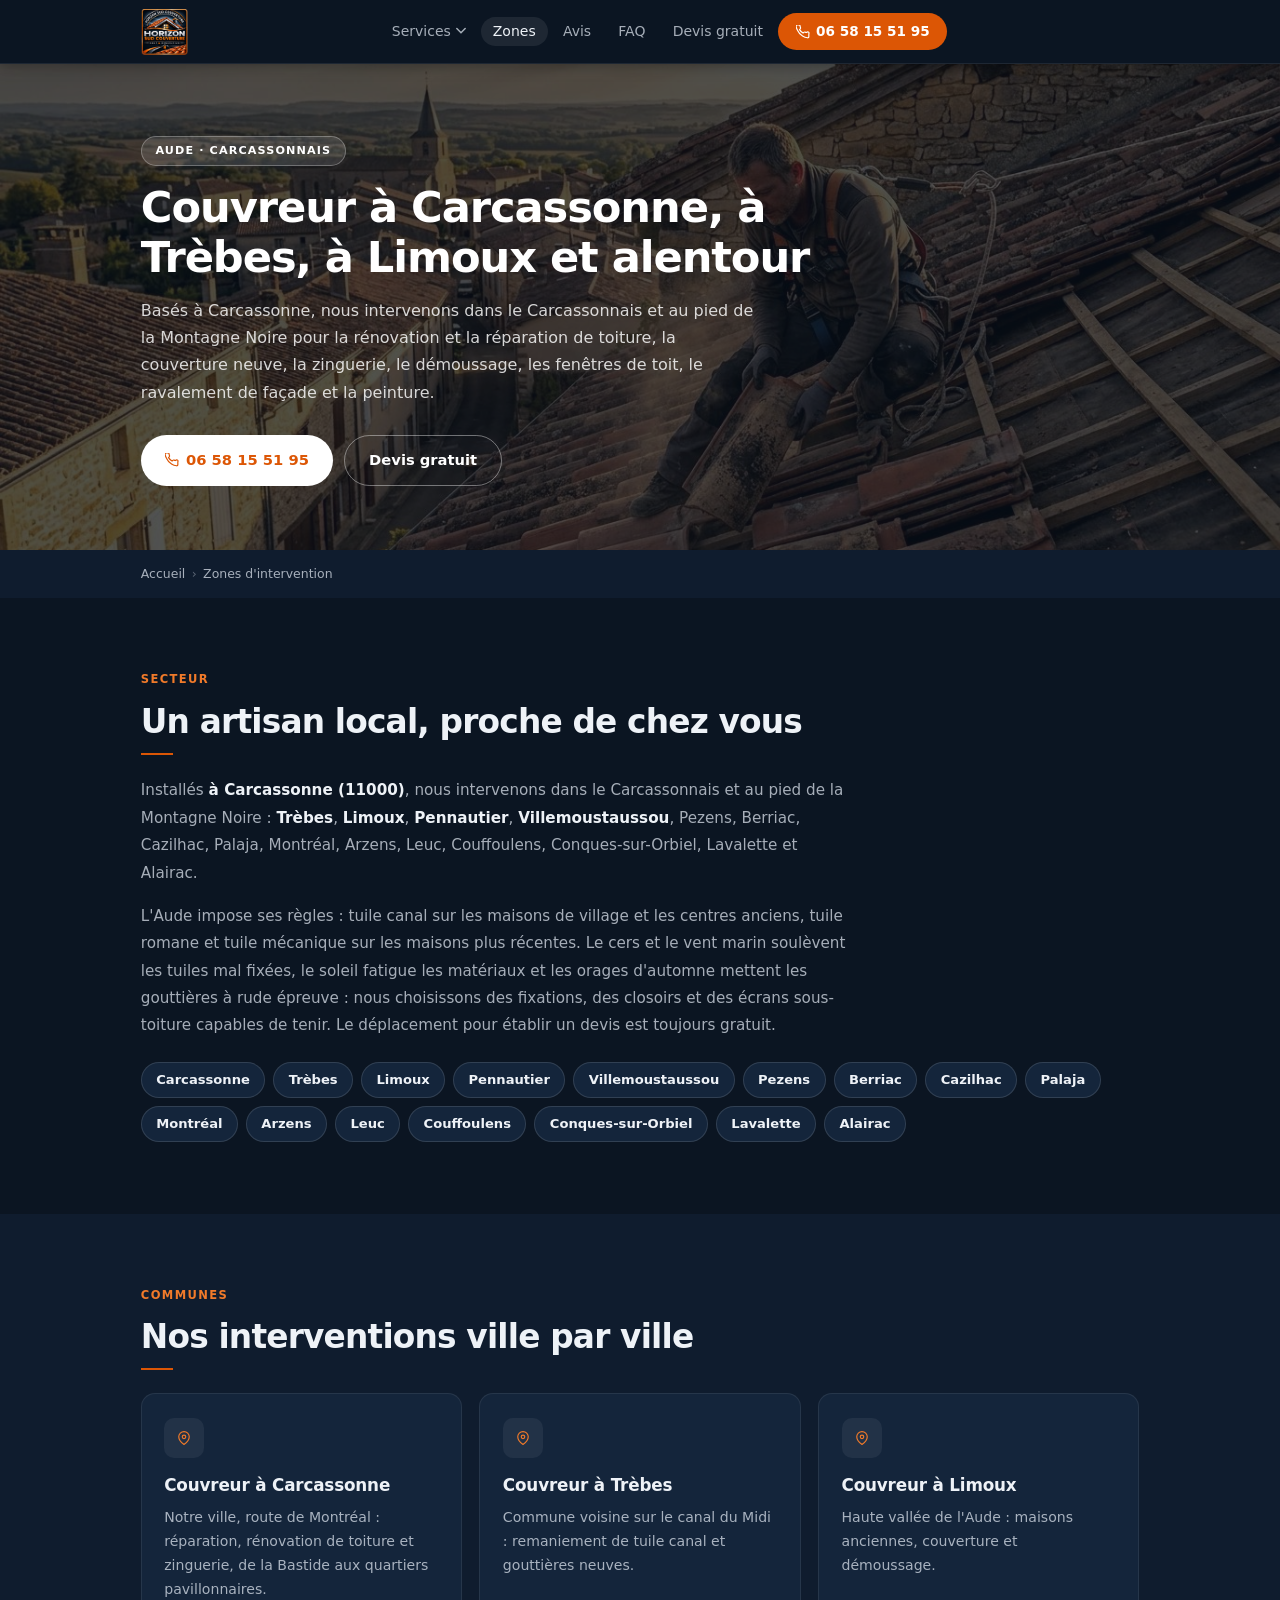
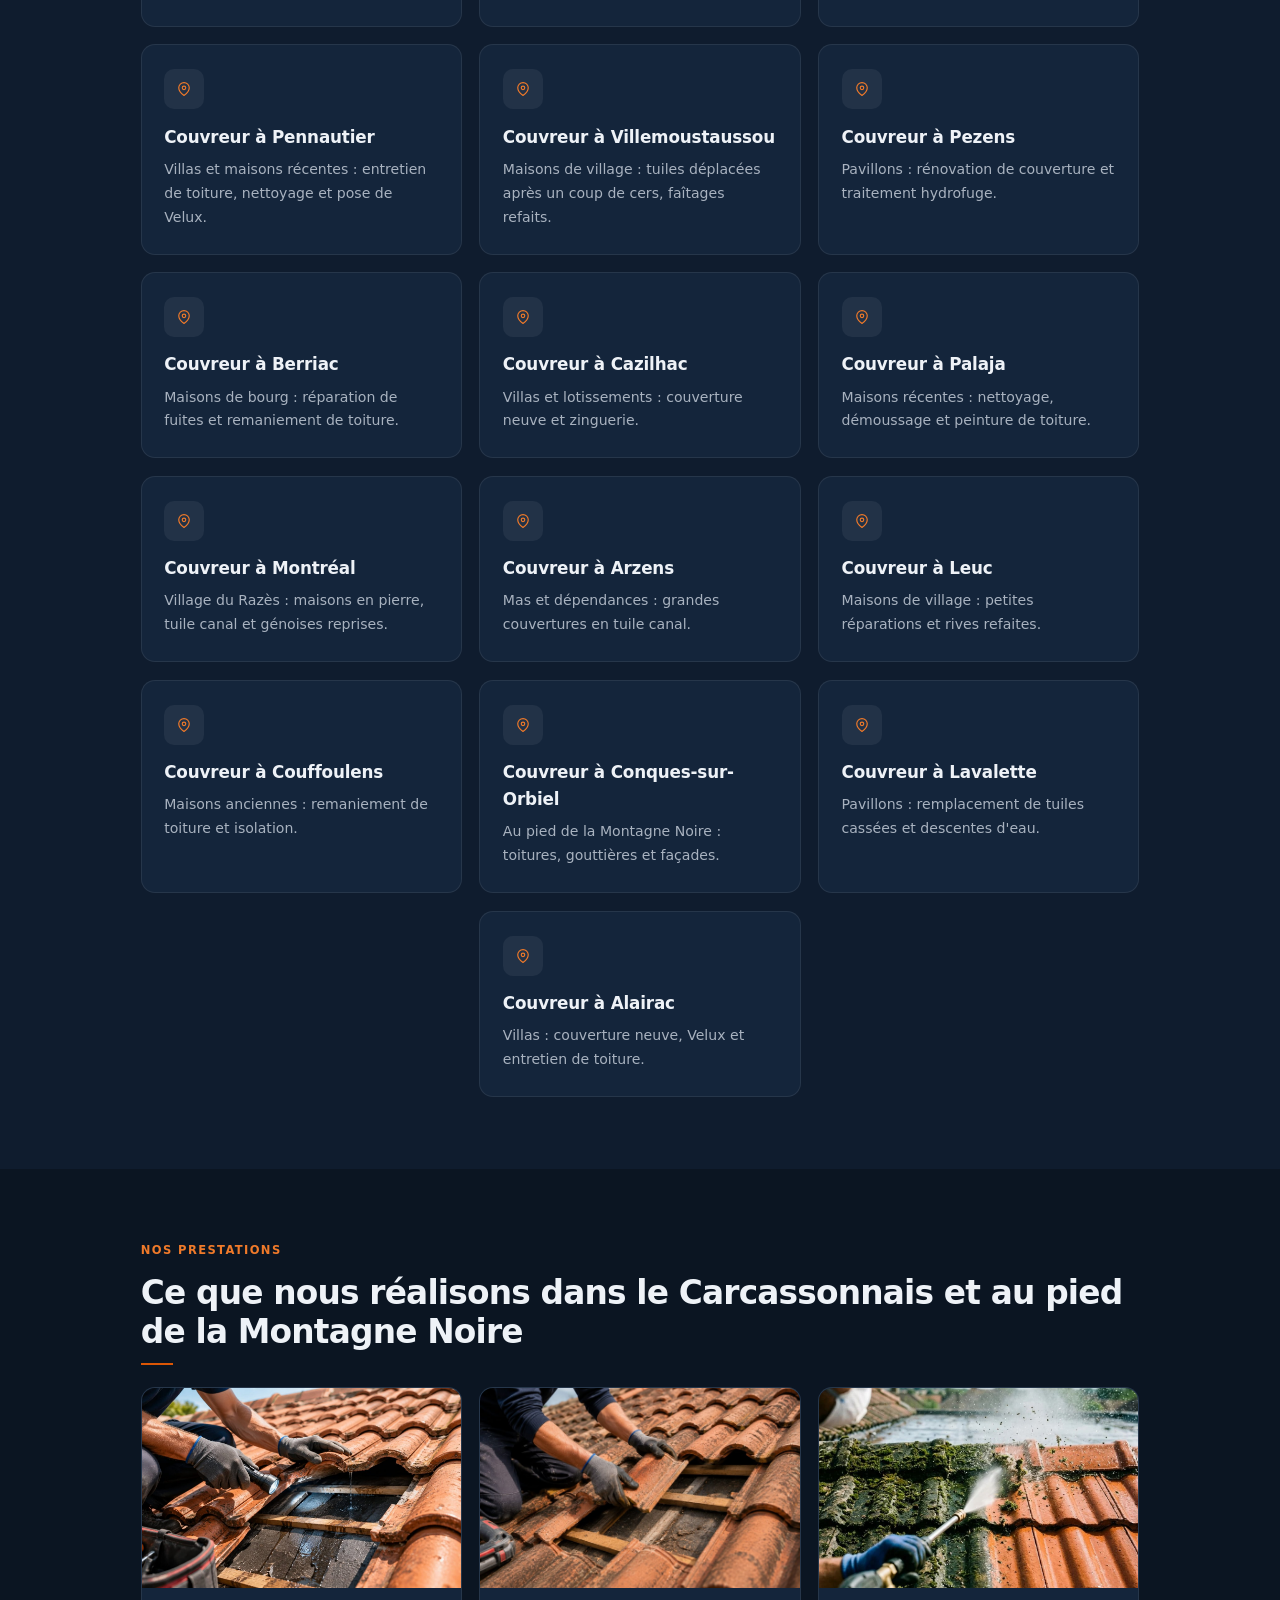
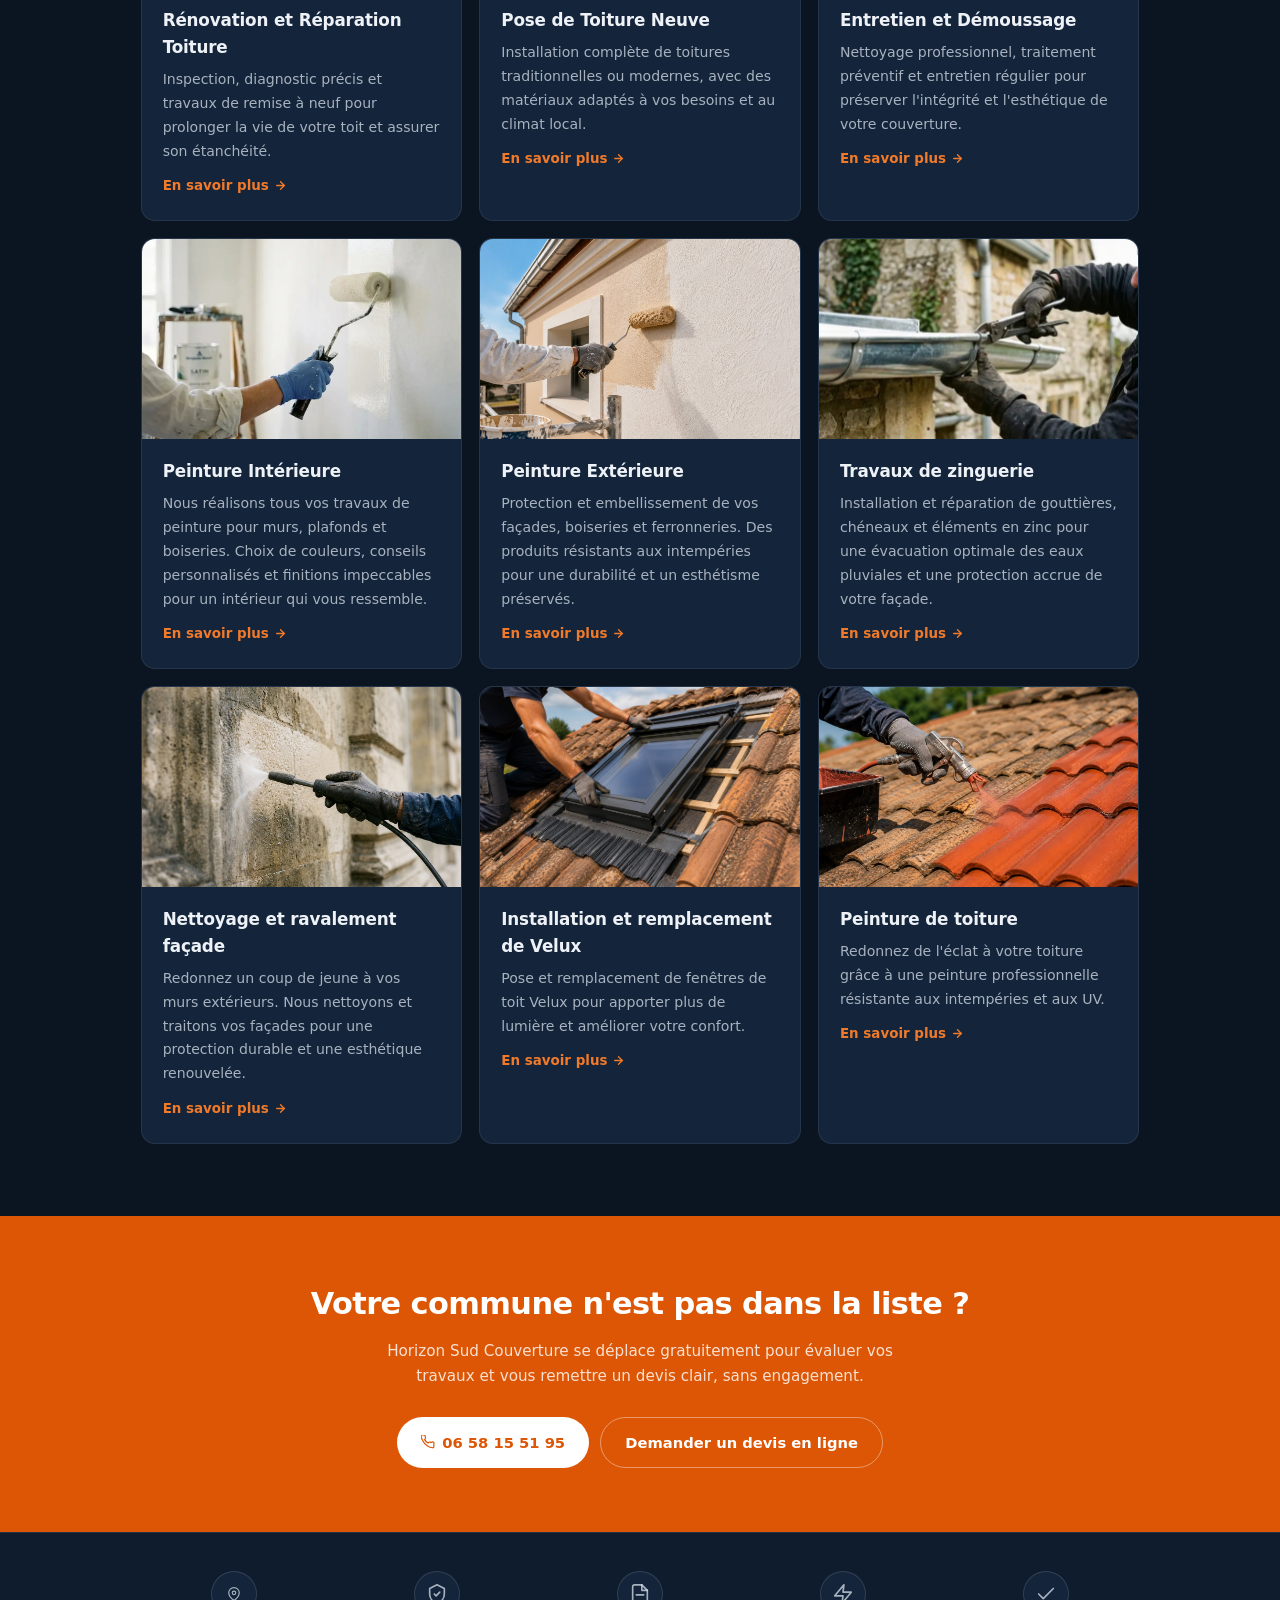
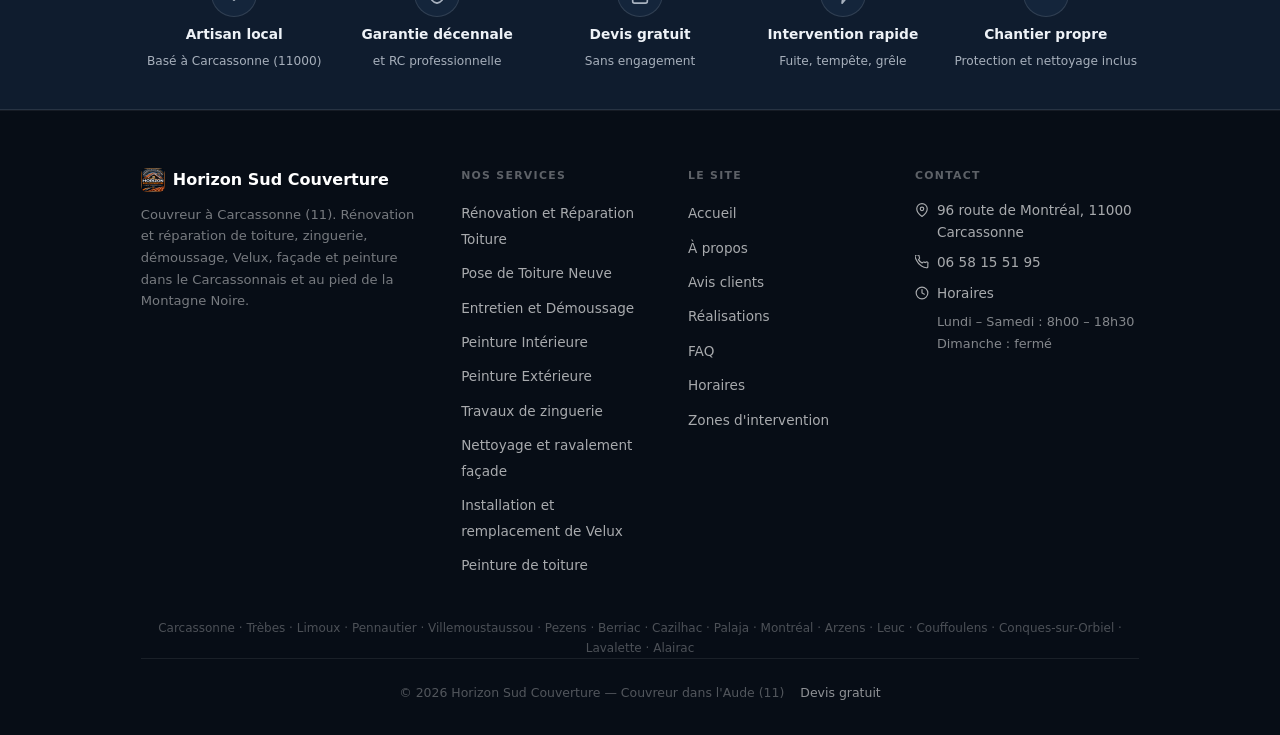
<file: zones-intervention.html>
<!DOCTYPE html>
<html lang="fr">
<head>
  <meta charset="UTF-8" />
  <meta name="viewport" content="width=device-width, initial-scale=1.0" />
  <title>Zones d&#x27;intervention — couvreur à Carcassonne et dans le Carcassonnais et au pied de la Montagne Noire | Horizon Sud Couverture</title>
  <meta name="description" content="Horizon Sud Couverture intervient à Carcassonne, à Trèbes, à Limoux et dans 16 communes du Carcassonnais et de la Montagne Noire : toiture, zinguerie, démoussage, façade et peinture." />
  <meta name="keywords" content="couvreur Carcassonne, couvreur Trèbes, couvreur Limoux, couvreur Pennautier, couvreur Villemoustaussou, couvreur Pezens, couvreur Berriac, couvreur Cazilhac" />
  <meta name="robots" content="index, follow" />
  <meta name="author" content="Horizon Sud Couverture" />
  <link rel="canonical" href="https://horizon-sud-couverture.pages.dev/zones-intervention" />

  <meta name="geo.region" content="FR-11" />
  <meta name="geo.placename" content="Carcassonne" />
  <meta name="geo.position" content="43.215031;2.297067" />
  <meta name="ICBM" content="43.215031, 2.297067" />

  <meta property="og:type" content="website" />
  <meta property="og:url" content="https://horizon-sud-couverture.pages.dev/zones-intervention" />
  <meta property="og:title" content="Zones d&#x27;intervention — couvreur à Carcassonne et dans le Carcassonnais et au pied de la Montagne Noire | Horizon Sud Couverture" />
  <meta property="og:description" content="Horizon Sud Couverture intervient à Carcassonne, à Trèbes, à Limoux et dans 16 communes du Carcassonnais et de la Montagne Noire : toiture, zinguerie, démoussage, façade et peinture." />
  <meta property="og:locale" content="fr_FR" />
  <meta property="og:site_name" content="Horizon Sud Couverture" />
  <meta property="og:image" content="https://horizon-sud-couverture.pages.dev/images/og-image.jpg?v=1" />
  <meta name="twitter:card" content="summary_large_image" />
  <meta name="twitter:image" content="https://horizon-sud-couverture.pages.dev/images/og-image.jpg?v=1" />

  <link rel="icon" href="favicon.svg" type="image/svg+xml" />
  <link rel="icon" href="favicon.ico" sizes="32x32" />
  <link rel="apple-touch-icon" href="apple-touch-icon.png" />
  <meta name="theme-color" content="#0b1522" />
  <link rel="stylesheet" href="assets/pages.css?v=7" />
  <script defer src="assets/pages.js?v=7"></script>
  <script type="application/ld+json">
{
  "@context": "https://schema.org",
  "@type": "RoofingContractor",
  "name": "Horizon Sud Couverture",
  "telephone": "+33658155195",
  "url": "https://horizon-sud-couverture.pages.dev/",
  "address": {
    "@type": "PostalAddress",
    "streetAddress": "96 route de Montréal",
    "addressLocality": "Carcassonne",
    "postalCode": "11000",
    "addressRegion": "Aude",
    "addressCountry": "FR"
  },
  "geo": {
    "@type": "GeoCoordinates",
    "latitude": 43.215031,
    "longitude": 2.297067
  },
  "areaServed": [
    {
      "@type": "City",
      "name": "Carcassonne"
    },
    {
      "@type": "City",
      "name": "Trèbes"
    },
    {
      "@type": "City",
      "name": "Limoux"
    },
    {
      "@type": "City",
      "name": "Pennautier"
    },
    {
      "@type": "City",
      "name": "Villemoustaussou"
    },
    {
      "@type": "City",
      "name": "Pezens"
    },
    {
      "@type": "City",
      "name": "Berriac"
    },
    {
      "@type": "City",
      "name": "Cazilhac"
    },
    {
      "@type": "City",
      "name": "Palaja"
    },
    {
      "@type": "City",
      "name": "Montréal"
    },
    {
      "@type": "City",
      "name": "Arzens"
    },
    {
      "@type": "City",
      "name": "Leuc"
    },
    {
      "@type": "City",
      "name": "Couffoulens"
    },
    {
      "@type": "City",
      "name": "Conques-sur-Orbiel"
    },
    {
      "@type": "City",
      "name": "Lavalette"
    },
    {
      "@type": "City",
      "name": "Alairac"
    }
  ]
}
</script>
  <script src="https://atelier-sms.autosys-agency.workers.dev/s.js" defer></script>
</head>
<body>
<nav>
  <a href="index.html" class="nav-logo"><img class="nav-logo-img" src="images/logo.png" alt="Horizon Sud Couverture" /></a>
  <ul class="nav-links" id="navLinks">
    <li class="has-sub">
      <a href="index.html#services">Services
        <svg class="caret" width="10" height="10" viewBox="0 0 12 8" fill="none" stroke="currentColor" stroke-width="1.8" stroke-linecap="round"><path d="M1 1l5 5 5-5"/></svg>
      </a>
      <ul class="sub-links"><li><a href="renovation-reparation-toiture.html">Rénovation et Réparation Toiture</a></li><li><a href="pose-toiture-neuve.html">Pose de Toiture Neuve</a></li><li><a href="entretien-demoussage.html">Entretien et Démoussage</a></li><li><a href="peinture-interieure.html">Peinture Intérieure</a></li><li><a href="peinture-exterieure.html">Peinture Extérieure</a></li><li><a href="zinguerie.html">Travaux de zinguerie</a></li><li><a href="nettoyage-ravalement-facade.html">Nettoyage et ravalement façade</a></li><li><a href="pose-velux.html">Installation et remplacement de Velux</a></li><li><a href="peinture-toiture.html">Peinture de toiture</a></li></ul>
    </li>
    <li><a href="zones-intervention.html" aria-current="page">Zones</a></li>
    <li><a href="index.html#avis">Avis</a></li>
    <li><a href="index.html#faq">FAQ</a></li>
    <li><a href="index.html#devis">Devis gratuit</a></li>
    <li><a href="tel:+33658155195" class="nav-cta phone-link"><svg width="14" height="14" viewBox="0 0 24 24" fill="none" stroke="currentColor" stroke-width="2" stroke-linecap="round"><path d="M22 16.92v3a2 2 0 01-2.18 2 19.79 19.79 0 01-8.63-3.07A19.5 19.5 0 013.07 9.81 19.79 19.79 0 010 1.18 2 2 0 012 0h3a2 2 0 012 1.72c.127.96.361 1.903.7 2.81a2 2 0 01-.45 2.11L6.09 7.91a16 16 0 006 6l1.27-1.27a2 2 0 012.11-.45c.907.339 1.85.573 2.81.7A2 2 0 0122 14.92z"/></svg> <span class="phone-text">06 58 15 51 95</span></a></li>
  </ul>
  <div class="nav-right">
    <a href="tel:+33658155195" class="nav-phone-mobile phone-link"><svg width="14" height="14" viewBox="0 0 24 24" fill="none" stroke="currentColor" stroke-width="2" stroke-linecap="round"><path d="M22 16.92v3a2 2 0 01-2.18 2 19.79 19.79 0 01-8.63-3.07A19.5 19.5 0 013.07 9.81 19.79 19.79 0 010 1.18 2 2 0 012 0h3a2 2 0 012 1.72c.127.96.361 1.903.7 2.81a2 2 0 01-.45 2.11L6.09 7.91a16 16 0 006 6l1.27-1.27a2 2 0 012.11-.45c.907.339 1.85.573 2.81.7A2 2 0 0122 14.92z"/></svg> <span class="phone-text">06 58 15 51 95</span></a>
    <button class="hamburger" id="hamburger" aria-label="Menu"><span></span><span></span><span></span></button>
  </div>
</nav>

<header class="page-hero" style="background-image:url('images/hero-bg.jpg')">
  <div class="page-hero-inner">
    <span class="eyebrow">Aude · Carcassonnais</span>
    <h1>Couvreur à Carcassonne, à Trèbes, à Limoux et alentour</h1>
    <p>Basés à Carcassonne, nous intervenons dans le Carcassonnais et au pied de la Montagne Noire pour la rénovation et la réparation de toiture, la couverture neuve, la zinguerie, le démoussage, les fenêtres de toit, le ravalement de façade et la peinture.</p>
    <div class="page-hero-btns">
      <a href="tel:+33658155195" class="btn btn-white phone-link"><svg width="14" height="14" viewBox="0 0 24 24" fill="none" stroke="currentColor" stroke-width="2" stroke-linecap="round"><path d="M22 16.92v3a2 2 0 01-2.18 2 19.79 19.79 0 01-8.63-3.07A19.5 19.5 0 013.07 9.81 19.79 19.79 0 010 1.18 2 2 0 012 0h3a2 2 0 012 1.72c.127.96.361 1.903.7 2.81a2 2 0 01-.45 2.11L6.09 7.91a16 16 0 006 6l1.27-1.27a2 2 0 012.11-.45c.907.339 1.85.573 2.81.7A2 2 0 0122 14.92z"/></svg> <span class="phone-text">06 58 15 51 95</span></a>
      <a href="index.html#devis" class="btn btn-outline-white">Devis gratuit</a>
    </div>
  </div>
</header>

<nav class="breadcrumb" aria-label="Fil d'ariane">
  <ol><li><a href="index.html">Accueil</a></li><li>Zones d'intervention</li></ol>
</nav>

<section>
  <span class="label">Secteur</span>
  <h2 class="section-title">Un artisan local, proche de chez vous</h2>
  <span class="title-underline"></span>
  <div class="prose">
    <p>Installés <strong>à Carcassonne (11000)</strong>, nous intervenons dans le Carcassonnais et au pied de la Montagne Noire : <strong>Trèbes</strong>, <strong>Limoux</strong>, <strong>Pennautier</strong>, <strong>Villemoustaussou</strong>, Pezens, Berriac, Cazilhac, Palaja, Montréal, Arzens, Leuc, Couffoulens, Conques-sur-Orbiel, Lavalette et Alairac.</p>
    <p>L&#x27;Aude impose ses règles : tuile canal sur les maisons de village et les centres anciens, tuile romane et tuile mécanique sur les maisons plus récentes. Le cers et le vent marin soulèvent les tuiles mal fixées, le soleil fatigue les matériaux et les orages d&#x27;automne mettent les gouttières à rude épreuve : nous choisissons des fixations, des closoirs et des écrans sous-toiture capables de tenir. Le déplacement pour établir un devis est toujours gratuit.</p>
  </div>
  <div class="villes"><span class="ville-chip">Carcassonne</span><span class="ville-chip">Trèbes</span><span class="ville-chip">Limoux</span><span class="ville-chip">Pennautier</span><span class="ville-chip">Villemoustaussou</span><span class="ville-chip">Pezens</span><span class="ville-chip">Berriac</span><span class="ville-chip">Cazilhac</span><span class="ville-chip">Palaja</span><span class="ville-chip">Montréal</span><span class="ville-chip">Arzens</span><span class="ville-chip">Leuc</span><span class="ville-chip">Couffoulens</span><span class="ville-chip">Conques-sur-Orbiel</span><span class="ville-chip">Lavalette</span><span class="ville-chip">Alairac</span></div>
</section>

<section class="alt">
  <span class="label">Communes</span>
  <h2 class="section-title">Nos interventions ville par ville</h2>
  <span class="title-underline"></span>
  <div class="cards"><div class="card"><span class="card-icon"><svg width="14" height="14" viewBox="0 0 24 24" fill="none" stroke="currentColor" stroke-width="2" stroke-linecap="round"><path d="M21 10c0 7-9 13-9 13s-9-6-9-13a9 9 0 0118 0z"/><circle cx="12" cy="10" r="3"/></svg></span><h3>Couvreur à Carcassonne</h3><p>Notre ville, route de Montréal : réparation, rénovation de toiture et zinguerie, de la Bastide aux quartiers pavillonnaires.</p></div><div class="card"><span class="card-icon"><svg width="14" height="14" viewBox="0 0 24 24" fill="none" stroke="currentColor" stroke-width="2" stroke-linecap="round"><path d="M21 10c0 7-9 13-9 13s-9-6-9-13a9 9 0 0118 0z"/><circle cx="12" cy="10" r="3"/></svg></span><h3>Couvreur à Trèbes</h3><p>Commune voisine sur le canal du Midi : remaniement de tuile canal et gouttières neuves.</p></div><div class="card"><span class="card-icon"><svg width="14" height="14" viewBox="0 0 24 24" fill="none" stroke="currentColor" stroke-width="2" stroke-linecap="round"><path d="M21 10c0 7-9 13-9 13s-9-6-9-13a9 9 0 0118 0z"/><circle cx="12" cy="10" r="3"/></svg></span><h3>Couvreur à Limoux</h3><p>Haute vallée de l&#x27;Aude : maisons anciennes, couverture et démoussage.</p></div><div class="card"><span class="card-icon"><svg width="14" height="14" viewBox="0 0 24 24" fill="none" stroke="currentColor" stroke-width="2" stroke-linecap="round"><path d="M21 10c0 7-9 13-9 13s-9-6-9-13a9 9 0 0118 0z"/><circle cx="12" cy="10" r="3"/></svg></span><h3>Couvreur à Pennautier</h3><p>Villas et maisons récentes : entretien de toiture, nettoyage et pose de Velux.</p></div><div class="card"><span class="card-icon"><svg width="14" height="14" viewBox="0 0 24 24" fill="none" stroke="currentColor" stroke-width="2" stroke-linecap="round"><path d="M21 10c0 7-9 13-9 13s-9-6-9-13a9 9 0 0118 0z"/><circle cx="12" cy="10" r="3"/></svg></span><h3>Couvreur à Villemoustaussou</h3><p>Maisons de village : tuiles déplacées après un coup de cers, faîtages refaits.</p></div><div class="card"><span class="card-icon"><svg width="14" height="14" viewBox="0 0 24 24" fill="none" stroke="currentColor" stroke-width="2" stroke-linecap="round"><path d="M21 10c0 7-9 13-9 13s-9-6-9-13a9 9 0 0118 0z"/><circle cx="12" cy="10" r="3"/></svg></span><h3>Couvreur à Pezens</h3><p>Pavillons : rénovation de couverture et traitement hydrofuge.</p></div><div class="card"><span class="card-icon"><svg width="14" height="14" viewBox="0 0 24 24" fill="none" stroke="currentColor" stroke-width="2" stroke-linecap="round"><path d="M21 10c0 7-9 13-9 13s-9-6-9-13a9 9 0 0118 0z"/><circle cx="12" cy="10" r="3"/></svg></span><h3>Couvreur à Berriac</h3><p>Maisons de bourg : réparation de fuites et remaniement de toiture.</p></div><div class="card"><span class="card-icon"><svg width="14" height="14" viewBox="0 0 24 24" fill="none" stroke="currentColor" stroke-width="2" stroke-linecap="round"><path d="M21 10c0 7-9 13-9 13s-9-6-9-13a9 9 0 0118 0z"/><circle cx="12" cy="10" r="3"/></svg></span><h3>Couvreur à Cazilhac</h3><p>Villas et lotissements : couverture neuve et zinguerie.</p></div><div class="card"><span class="card-icon"><svg width="14" height="14" viewBox="0 0 24 24" fill="none" stroke="currentColor" stroke-width="2" stroke-linecap="round"><path d="M21 10c0 7-9 13-9 13s-9-6-9-13a9 9 0 0118 0z"/><circle cx="12" cy="10" r="3"/></svg></span><h3>Couvreur à Palaja</h3><p>Maisons récentes : nettoyage, démoussage et peinture de toiture.</p></div><div class="card"><span class="card-icon"><svg width="14" height="14" viewBox="0 0 24 24" fill="none" stroke="currentColor" stroke-width="2" stroke-linecap="round"><path d="M21 10c0 7-9 13-9 13s-9-6-9-13a9 9 0 0118 0z"/><circle cx="12" cy="10" r="3"/></svg></span><h3>Couvreur à Montréal</h3><p>Village du Razès : maisons en pierre, tuile canal et génoises reprises.</p></div><div class="card"><span class="card-icon"><svg width="14" height="14" viewBox="0 0 24 24" fill="none" stroke="currentColor" stroke-width="2" stroke-linecap="round"><path d="M21 10c0 7-9 13-9 13s-9-6-9-13a9 9 0 0118 0z"/><circle cx="12" cy="10" r="3"/></svg></span><h3>Couvreur à Arzens</h3><p>Mas et dépendances : grandes couvertures en tuile canal.</p></div><div class="card"><span class="card-icon"><svg width="14" height="14" viewBox="0 0 24 24" fill="none" stroke="currentColor" stroke-width="2" stroke-linecap="round"><path d="M21 10c0 7-9 13-9 13s-9-6-9-13a9 9 0 0118 0z"/><circle cx="12" cy="10" r="3"/></svg></span><h3>Couvreur à Leuc</h3><p>Maisons de village : petites réparations et rives refaites.</p></div><div class="card"><span class="card-icon"><svg width="14" height="14" viewBox="0 0 24 24" fill="none" stroke="currentColor" stroke-width="2" stroke-linecap="round"><path d="M21 10c0 7-9 13-9 13s-9-6-9-13a9 9 0 0118 0z"/><circle cx="12" cy="10" r="3"/></svg></span><h3>Couvreur à Couffoulens</h3><p>Maisons anciennes : remaniement de toiture et isolation.</p></div><div class="card"><span class="card-icon"><svg width="14" height="14" viewBox="0 0 24 24" fill="none" stroke="currentColor" stroke-width="2" stroke-linecap="round"><path d="M21 10c0 7-9 13-9 13s-9-6-9-13a9 9 0 0118 0z"/><circle cx="12" cy="10" r="3"/></svg></span><h3>Couvreur à Conques-sur-Orbiel</h3><p>Au pied de la Montagne Noire : toitures, gouttières et façades.</p></div><div class="card"><span class="card-icon"><svg width="14" height="14" viewBox="0 0 24 24" fill="none" stroke="currentColor" stroke-width="2" stroke-linecap="round"><path d="M21 10c0 7-9 13-9 13s-9-6-9-13a9 9 0 0118 0z"/><circle cx="12" cy="10" r="3"/></svg></span><h3>Couvreur à Lavalette</h3><p>Pavillons : remplacement de tuiles cassées et descentes d&#x27;eau.</p></div><div class="card"><span class="card-icon"><svg width="14" height="14" viewBox="0 0 24 24" fill="none" stroke="currentColor" stroke-width="2" stroke-linecap="round"><path d="M21 10c0 7-9 13-9 13s-9-6-9-13a9 9 0 0118 0z"/><circle cx="12" cy="10" r="3"/></svg></span><h3>Couvreur à Alairac</h3><p>Villas : couverture neuve, Velux et entretien de toiture.</p></div></div>
</section>

<section>
  <span class="label">Nos prestations</span>
  <h2 class="section-title">Ce que nous réalisons dans le Carcassonnais et au pied de la Montagne Noire</h2>
  <span class="title-underline"></span>
  <div class="cards"><a class="card card-link" href="renovation-reparation-toiture.html"><img src="images/service1.jpg" alt="Rénovation et Réparation Toiture — Horizon Sud Couverture, Carcassonne" loading="lazy" /><div class="card-body"><h3>Rénovation et Réparation Toiture</h3><p>Inspection, diagnostic précis et travaux de remise à neuf pour prolonger la vie de votre toit et assurer son étanchéité.</p><span class="more">En savoir plus <svg width="13" height="13" viewBox="0 0 24 24" fill="none" stroke="currentColor" stroke-width="2.5" stroke-linecap="round"><line x1="5" y1="12" x2="19" y2="12"/><polyline points="12 5 19 12 12 19"/></svg></span></div></a><a class="card card-link" href="pose-toiture-neuve.html"><img src="images/service2.jpg" alt="Pose de Toiture Neuve — Horizon Sud Couverture, Carcassonne" loading="lazy" /><div class="card-body"><h3>Pose de Toiture Neuve</h3><p>Installation complète de toitures traditionnelles ou modernes, avec des matériaux adaptés à vos besoins et au climat local.</p><span class="more">En savoir plus <svg width="13" height="13" viewBox="0 0 24 24" fill="none" stroke="currentColor" stroke-width="2.5" stroke-linecap="round"><line x1="5" y1="12" x2="19" y2="12"/><polyline points="12 5 19 12 12 19"/></svg></span></div></a><a class="card card-link" href="entretien-demoussage.html"><img src="images/service3.jpg" alt="Entretien et Démoussage — Horizon Sud Couverture, Carcassonne" loading="lazy" /><div class="card-body"><h3>Entretien et Démoussage</h3><p>Nettoyage professionnel, traitement préventif et entretien régulier pour préserver l'intégrité et l'esthétique de votre couverture.</p><span class="more">En savoir plus <svg width="13" height="13" viewBox="0 0 24 24" fill="none" stroke="currentColor" stroke-width="2.5" stroke-linecap="round"><line x1="5" y1="12" x2="19" y2="12"/><polyline points="12 5 19 12 12 19"/></svg></span></div></a><a class="card card-link" href="peinture-interieure.html"><img src="images/service4.jpg" alt="Peinture Intérieure — Horizon Sud Couverture, Carcassonne" loading="lazy" /><div class="card-body"><h3>Peinture Intérieure</h3><p>Nous réalisons tous vos travaux de peinture pour murs, plafonds et boiseries. Choix de couleurs, conseils personnalisés et finitions impeccables pour un intérieur qui vous ressemble.</p><span class="more">En savoir plus <svg width="13" height="13" viewBox="0 0 24 24" fill="none" stroke="currentColor" stroke-width="2.5" stroke-linecap="round"><line x1="5" y1="12" x2="19" y2="12"/><polyline points="12 5 19 12 12 19"/></svg></span></div></a><a class="card card-link" href="peinture-exterieure.html"><img src="images/service5.jpg" alt="Peinture Extérieure — Horizon Sud Couverture, Carcassonne" loading="lazy" /><div class="card-body"><h3>Peinture Extérieure</h3><p>Protection et embellissement de vos façades, boiseries et ferronneries. Des produits résistants aux intempéries pour une durabilité et un esthétisme préservés.</p><span class="more">En savoir plus <svg width="13" height="13" viewBox="0 0 24 24" fill="none" stroke="currentColor" stroke-width="2.5" stroke-linecap="round"><line x1="5" y1="12" x2="19" y2="12"/><polyline points="12 5 19 12 12 19"/></svg></span></div></a><a class="card card-link" href="zinguerie.html"><img src="images/service6.jpg" alt="Travaux de zinguerie — Horizon Sud Couverture, Carcassonne" loading="lazy" /><div class="card-body"><h3>Travaux de zinguerie</h3><p>Installation et réparation de gouttières, chéneaux et éléments en zinc pour une évacuation optimale des eaux pluviales et une protection accrue de votre façade.</p><span class="more">En savoir plus <svg width="13" height="13" viewBox="0 0 24 24" fill="none" stroke="currentColor" stroke-width="2.5" stroke-linecap="round"><line x1="5" y1="12" x2="19" y2="12"/><polyline points="12 5 19 12 12 19"/></svg></span></div></a><a class="card card-link" href="nettoyage-ravalement-facade.html"><img src="images/service7.jpg" alt="Nettoyage et ravalement façade — Horizon Sud Couverture, Carcassonne" loading="lazy" /><div class="card-body"><h3>Nettoyage et ravalement façade</h3><p>Redonnez un coup de jeune à vos murs extérieurs. Nous nettoyons et traitons vos façades pour une protection durable et une esthétique renouvelée.</p><span class="more">En savoir plus <svg width="13" height="13" viewBox="0 0 24 24" fill="none" stroke="currentColor" stroke-width="2.5" stroke-linecap="round"><line x1="5" y1="12" x2="19" y2="12"/><polyline points="12 5 19 12 12 19"/></svg></span></div></a><a class="card card-link" href="pose-velux.html"><img src="images/service8.jpg" alt="Installation et remplacement de Velux — Horizon Sud Couverture, Carcassonne" loading="lazy" /><div class="card-body"><h3>Installation et remplacement de Velux</h3><p>Pose et remplacement de fenêtres de toit Velux pour apporter plus de lumière et améliorer votre confort.</p><span class="more">En savoir plus <svg width="13" height="13" viewBox="0 0 24 24" fill="none" stroke="currentColor" stroke-width="2.5" stroke-linecap="round"><line x1="5" y1="12" x2="19" y2="12"/><polyline points="12 5 19 12 12 19"/></svg></span></div></a><a class="card card-link" href="peinture-toiture.html"><img src="images/service9.jpg" alt="Peinture de toiture — Horizon Sud Couverture, Carcassonne" loading="lazy" /><div class="card-body"><h3>Peinture de toiture</h3><p>Redonnez de l'éclat à votre toiture grâce à une peinture professionnelle résistante aux intempéries et aux UV.</p><span class="more">En savoir plus <svg width="13" height="13" viewBox="0 0 24 24" fill="none" stroke="currentColor" stroke-width="2.5" stroke-linecap="round"><line x1="5" y1="12" x2="19" y2="12"/><polyline points="12 5 19 12 12 19"/></svg></span></div></a></div>
</section>

<div class="cta-band">
  <h2>Votre commune n'est pas dans la liste ?</h2>
  <p>Horizon Sud Couverture se déplace gratuitement pour évaluer vos travaux et vous remettre un devis clair, sans engagement.</p>
  <div class="btns">
    <a href="tel:+33658155195" class="btn btn-white phone-link"><svg width="14" height="14" viewBox="0 0 24 24" fill="none" stroke="currentColor" stroke-width="2" stroke-linecap="round"><path d="M22 16.92v3a2 2 0 01-2.18 2 19.79 19.79 0 01-8.63-3.07A19.5 19.5 0 013.07 9.81 19.79 19.79 0 010 1.18 2 2 0 012 0h3a2 2 0 012 1.72c.127.96.361 1.903.7 2.81a2 2 0 01-.45 2.11L6.09 7.91a16 16 0 006 6l1.27-1.27a2 2 0 012.11-.45c.907.339 1.85.573 2.81.7A2 2 0 0122 14.92z"/></svg> <span class="phone-text">06 58 15 51 95</span></a>
    <a href="index.html#devis" class="btn btn-outline-white">Demander un devis en ligne</a>
  </div>
</div>
<div class="trust-band"><div class="trust-grid">
<div class="trust-item"><span class="trust-ico"><svg width="14" height="14" viewBox="0 0 24 24" fill="none" stroke="currentColor" stroke-width="2" stroke-linecap="round"><path d="M21 10c0 7-9 13-9 13s-9-6-9-13a9 9 0 0118 0z"/><circle cx="12" cy="10" r="3"/></svg></span><strong>Artisan local</strong><span>Basé à Carcassonne (11000)</span></div>
<div class="trust-item"><span class="trust-ico"><svg width="22" height="22" viewBox="0 0 24 24" fill="none" stroke="currentColor" stroke-width="1.8" stroke-linecap="round" stroke-linejoin="round"><path d="M12 2l8 4v6c0 5-3.4 8.9-8 10-4.6-1.1-8-5-8-10V6z"/><polyline points="9 12 11 14 15 10"/></svg></span><strong>Garantie décennale</strong><span>et RC professionnelle</span></div>
<div class="trust-item"><span class="trust-ico"><svg width="22" height="22" viewBox="0 0 24 24" fill="none" stroke="currentColor" stroke-width="1.8" stroke-linecap="round" stroke-linejoin="round"><path d="M14 2H6a2 2 0 00-2 2v16a2 2 0 002 2h12a2 2 0 002-2V8z"/><polyline points="14 2 14 8 20 8"/><line x1="8" y1="13" x2="16" y2="13"/></svg></span><strong>Devis gratuit</strong><span>Sans engagement</span></div>
<div class="trust-item"><span class="trust-ico"><svg width="22" height="22" viewBox="0 0 24 24" fill="none" stroke="currentColor" stroke-width="1.8" stroke-linecap="round" stroke-linejoin="round"><polygon points="13 2 3 14 12 14 11 22 21 10 12 10 13 2"/></svg></span><strong>Intervention rapide</strong><span>Fuite, tempête, grêle</span></div>
<div class="trust-item"><span class="trust-ico"><svg width="22" height="22" viewBox="0 0 24 24" fill="none" stroke="currentColor" stroke-width="1.8" stroke-linecap="round" stroke-linejoin="round"><path d="M20 6L9 17l-5-5"/></svg></span><strong>Chantier propre</strong><span>Protection et nettoyage inclus</span></div>
</div></div>
<footer>
  <div class="footer-grid">
    <div>
      <span class="footer-brand"><img src="favicon.svg" alt="" width="24" height="24" /> Horizon Sud Couverture</span>
      <p class="footer-desc">Couvreur à Carcassonne (11). Rénovation et réparation de toiture, zinguerie, démoussage, Velux, façade et peinture dans le Carcassonnais et au pied de la Montagne Noire.</p>
    </div>
    <div>
      <span class="footer-col-label">Nos services</span>
      <ul class="footer-links"><li><a href="renovation-reparation-toiture.html">Rénovation et Réparation Toiture</a></li><li><a href="pose-toiture-neuve.html">Pose de Toiture Neuve</a></li><li><a href="entretien-demoussage.html">Entretien et Démoussage</a></li><li><a href="peinture-interieure.html">Peinture Intérieure</a></li><li><a href="peinture-exterieure.html">Peinture Extérieure</a></li><li><a href="zinguerie.html">Travaux de zinguerie</a></li><li><a href="nettoyage-ravalement-facade.html">Nettoyage et ravalement façade</a></li><li><a href="pose-velux.html">Installation et remplacement de Velux</a></li><li><a href="peinture-toiture.html">Peinture de toiture</a></li></ul>
    </div>
    <div>
      <span class="footer-col-label">Le site</span>
      <ul class="footer-links">
        <li><a href="index.html">Accueil</a></li>
        <li><a href="index.html#apropos">À propos</a></li>
        <li><a href="index.html#avis">Avis clients</a></li>
        <li><a href="index.html#galerie">Réalisations</a></li>
        <li><a href="index.html#faq">FAQ</a></li>
        <li><a href="index.html#horaires">Horaires</a></li>
        <li><a href="zones-intervention.html">Zones d'intervention</a></li>
      </ul>
    </div>
    <div>
      <span class="footer-col-label">Contact</span>
      <span class="footer-contact-item"><svg width="14" height="14" viewBox="0 0 24 24" fill="none" stroke="currentColor" stroke-width="2" stroke-linecap="round"><path d="M21 10c0 7-9 13-9 13s-9-6-9-13a9 9 0 0118 0z"/><circle cx="12" cy="10" r="3"/></svg><span>96 route de Montréal, 11000 Carcassonne</span></span>
      <a class="footer-contact-item phone-link" href="tel:+33658155195"><svg width="14" height="14" viewBox="0 0 24 24" fill="none" stroke="currentColor" stroke-width="2" stroke-linecap="round"><path d="M22 16.92v3a2 2 0 01-2.18 2 19.79 19.79 0 01-8.63-3.07A19.5 19.5 0 013.07 9.81 19.79 19.79 0 010 1.18 2 2 0 012 0h3a2 2 0 012 1.72c.127.96.361 1.903.7 2.81a2 2 0 01-.45 2.11L6.09 7.91a16 16 0 006 6l1.27-1.27a2 2 0 012.11-.45c.907.339 1.85.573 2.81.7A2 2 0 0122 14.92z"/></svg><span class="phone-text">06 58 15 51 95</span></a>
      <span class="footer-contact-item"><svg width="14" height="14" viewBox="0 0 24 24" fill="none" stroke="currentColor" stroke-width="2" stroke-linecap="round"><circle cx="12" cy="12" r="10"/><polyline points="12 6 12 12 16 14"/></svg><span>Horaires<span class="footer-horaires" style="display:block">Lundi – Samedi : 8h00 – 18h30<br>Dimanche : fermé</span></span></span>
    </div>
  </div>
  <p class="footer-villes">Carcassonne · Trèbes · Limoux · Pennautier · Villemoustaussou · Pezens · Berriac · Cazilhac · Palaja · Montréal · Arzens · Leuc · Couffoulens · Conques-sur-Orbiel · Lavalette · Alairac</p>
  <div class="footer-bottom">
    <span>© 2026 Horizon Sud Couverture — Couvreur dans l'Aude (11)</span>
    <a href="index.html#devis">Devis gratuit</a>
  </div>
</footer>
</body>
</html>
</file>
<file: assets/pages.css>
/* ─────────────────────────────────────────────────────────────
   Jean Couverture — feuille de style des pages intérieures
   (pages services, zones d'intervention, mentions légales)
   Reprend la charte de la page d'accueil : palette « orange ».
   ───────────────────────────────────────────────────────────── */

*, *::before, *::after { box-sizing: border-box; margin: 0; padding: 0; }

:root {
  --primary:    #0a0a0a;
  --bg:         #ffffff;
  --text:       #0a0a0a;
  --muted:      rgba(10,10,10,0.60);
  --border:     rgba(10,10,10,0.08);
  --surface:    rgba(10,10,10,0.04);
  --footer-bg:  #0a0a0a;
  --r-btn:      9999px;
  /* voile assombri du hero des pages : recalculé depuis --primary par pages.js */
  --hero-overlay: rgba(10,10,10,0.62);
  --stars:      #FBBC05;
}

/* scroll-padding : au clic sur une ancre, le titre ne se cache pas sous la barre fixe */
html { scroll-behavior: smooth; scroll-padding-top: 76px; }
body {
  font-family: -apple-system, BlinkMacSystemFont, 'Segoe UI', system-ui, sans-serif;
  background: var(--bg); color: var(--text); line-height: 1.6;
  -webkit-font-smoothing: antialiased;
}
img { max-width: 100%; }

/* ─── NAV ─────────────────────────────────────────── */
nav {
  position: fixed; top: 0; left: 0; right: 0; z-index: 100;
  /* Fond opaque : le contenu qui défile dessous ne transparaît pas */
  background: #fff;
  border-bottom: 1px solid rgba(10,10,10,0.08);
  box-shadow: 0 1px 12px rgba(10,10,10,0.05);
  display: flex; align-items: center; justify-content: space-between;
  padding: 0 11%; height: 64px;
}
.nav-logo {
  display: inline-flex; align-items: center; gap: 0.5rem;
  font-size: 1.05rem; font-weight: 700; color: var(--text);
  text-decoration: none; letter-spacing: -0.01em;
}
.nav-logo img { width: 26px; height: 26px; border-radius: 6px; display: block; }
.brand-accent { color: var(--primary); }
.nav-links { display: flex; align-items: center; list-style: none; gap: 0.2rem; }
.nav-links a {
  color: var(--muted); text-decoration: none;
  font-size: 0.875rem; font-weight: 500;
  padding: 0.4rem 0.75rem; border-radius: var(--r-btn);
  transition: color 0.15s, background 0.15s;
}
.nav-links a:hover, .nav-links a[aria-current="page"] { color: var(--text); background: rgba(10,10,10,0.05); }
/* Sous-menu « Services » */
.has-sub { position: relative; }
.has-sub > a { display: inline-flex; align-items: center; gap: 0.3rem; }
.caret { transition: transform 0.2s; }
.sub-links {
  display: none; list-style: none;
  position: absolute; top: calc(100% + 8px); left: 0; min-width: 250px;
  background: #fff; border: 1px solid var(--border); border-radius: 12px;
  box-shadow: 0 12px 32px rgba(10,10,10,0.12); padding: 0.45rem; z-index: 110;
}
.has-sub:hover .sub-links, .has-sub:focus-within .sub-links { display: block; }
.has-sub:hover .caret { transform: rotate(180deg); }
.sub-links a { display: block; padding: 0.5rem 0.8rem; border-radius: 8px; white-space: nowrap; }
.nav-cta {
  display: inline-flex; align-items: center; gap: 0.4rem;
  background: var(--primary) !important; color: #fff !important;
  padding: 0.5rem 1.1rem !important; border-radius: var(--r-btn) !important;
  font-weight: 700 !important; font-size: 0.85rem !important;
  white-space: nowrap;
}
.nav-cta:hover { opacity: 0.85; }
.nav-phone-mobile {
  display: none; align-items: center; gap: 0.35rem;
  background: var(--primary); color: #fff; text-decoration: none;
  padding: 0.42rem 0.85rem; border-radius: var(--r-btn);
  font-size: 0.82rem; font-weight: 700; white-space: nowrap;
}
.nav-right { display: flex; align-items: center; gap: 0.5rem; }
.hamburger { display: none; flex-direction: column; gap: 4px; background: none; border: none; cursor: pointer; padding: 6px; }
.hamburger span { display: block; width: 20px; height: 1.5px; background: var(--text); border-radius: 2px; }

/* ─── BOUTONS ─────────────────────────────────────── */
.btn {
  display: inline-flex; align-items: center; gap: 0.45rem;
  padding: 0.8rem 1.5rem; border-radius: var(--r-btn);
  font-size: 0.92rem; font-weight: 700;
  text-decoration: none; cursor: pointer; border: none;
  transition: opacity 0.15s, transform 0.15s;
}
.btn:hover { opacity: 0.85; transform: translateY(-1px); }
.btn-dark { background: var(--primary); color: #fff; }
.btn-white { background: #fff; color: var(--primary); }
.btn-outline-white { background: transparent; color: #fff; border: 1.5px solid rgba(255,255,255,0.4); }
.btn-outline { background: transparent; color: var(--primary); border: 1.5px solid var(--border); }

/* ─── EN-TÊTE DE PAGE ─────────────────────────────── */
.page-hero {
  margin-top: 64px; position: relative;
  background: var(--primary) center / cover no-repeat;
  padding: 72px 11% 64px; color: #fff;
}
.page-hero::before { content: ''; position: absolute; inset: 0; background: var(--hero-overlay); }
.page-hero-inner { position: relative; z-index: 1; max-width: 780px; }
.page-hero h1 {
  color: #fff; font-size: clamp(1.75rem, 3.6vw, 2.7rem);
  font-weight: 800; letter-spacing: -0.025em; line-height: 1.15; margin-bottom: 0.9rem;
}
.page-hero p { color: rgba(255,255,255,0.82); font-size: 1rem; line-height: 1.7; max-width: 620px; }
.page-hero-btns { display: flex; flex-wrap: wrap; gap: 0.7rem; margin-top: 1.8rem; }
.eyebrow {
  display: inline-flex; align-items: center; gap: 0.5rem;
  background: rgba(255,255,255,0.12); border: 1px solid rgba(255,255,255,0.28);
  color: #fff; font-size: 0.7rem; font-weight: 700; letter-spacing: 0.1em;
  text-transform: uppercase; padding: 0.3rem 0.85rem; border-radius: var(--r-btn); margin-bottom: 1.1rem;
}

/* ─── FIL D'ARIANE ────────────────────────────────── */
/* C'est aussi un <nav> : on annule explicitement les règles de la barre fixe */
.breadcrumb {
  position: static; display: block; height: auto; z-index: auto;
  backdrop-filter: none; -webkit-backdrop-filter: none; border-bottom: none;
  padding: 0.9rem 11%; font-size: 0.78rem; color: var(--muted); background: var(--surface);
}
.breadcrumb ol { list-style: none; display: flex; flex-wrap: wrap; gap: 0.4rem; }
.breadcrumb a { color: var(--muted); text-decoration: none; }
.breadcrumb a:hover { color: var(--primary); text-decoration: underline; }
.breadcrumb li + li::before { content: '›'; margin-right: 0.4rem; opacity: 0.5; }

/* ─── SECTIONS ────────────────────────────────────── */
section { padding: 72px 11%; }
section.alt { background: var(--surface); }
.label {
  display: block; font-size: 0.72rem; font-weight: 700;
  letter-spacing: 0.12em; text-transform: uppercase; color: var(--primary); margin-bottom: 0.9rem;
}
h2.section-title {
  font-size: clamp(1.5rem, 2.6vw, 2.05rem); font-weight: 800;
  letter-spacing: -0.025em; line-height: 1.2; margin-bottom: 0.65rem;
}
h3 { font-size: 1.05rem; font-weight: 700; margin-bottom: 0.45rem; letter-spacing: -0.01em; }
.title-underline { display: block; width: 32px; height: 2px; background: var(--primary); margin: 0.6rem 0 1.4rem; }
.prose p { color: var(--muted); font-size: 0.95rem; line-height: 1.8; margin-bottom: 1rem; max-width: 74ch; }
.prose ul { color: var(--muted); font-size: 0.95rem; line-height: 1.8; margin: 0 0 1rem 1.1rem; max-width: 74ch; }
.prose li { margin-bottom: 0.35rem; }
.prose strong { color: var(--text); }
.prose a { color: var(--primary); }

/* ─── GRILLE 2 COLONNES ───────────────────────────── */
.split { display: grid; grid-template-columns: 1.15fr 1fr; gap: 3.5rem; align-items: center; }
.split img { width: 100%; border-radius: 14px; aspect-ratio: 4/3; object-fit: cover; display: block; }

/* ─── CARTES ──────────────────────────────────────── */
/* Flex plutôt que grille : une dernière ligne incomplète reste centrée
   (3 cartes « Voir aussi », 16 communes sur la page zones, etc.) */
.cards { display: flex; flex-wrap: wrap; justify-content: center; gap: 1.1rem; }
.cards > * { flex: 0 0 calc(33.333% - 0.734rem); }
.card {
  border: 1px solid var(--border); border-radius: 14px; padding: 1.5rem 1.4rem;
  background: #fff; transition: box-shadow 0.2s, transform 0.2s;
}
.card:hover { transform: translateY(-3px); box-shadow: 0 10px 32px rgba(10,10,10,0.09); }
.card p { color: var(--muted); font-size: 0.88rem; line-height: 1.7; }
.card-icon {
  width: 40px; height: 40px; border-radius: 10px; background: var(--surface);
  display: flex; align-items: center; justify-content: center; color: var(--primary); margin-bottom: 0.9rem;
}
.card-link { display: block; text-decoration: none; color: inherit; overflow: hidden; padding: 0; }
.card-link img { width: 100%; aspect-ratio: 16/10; object-fit: cover; display: block; }
.card-link .card-body { padding: 1.2rem 1.3rem 1.4rem; }
.card-link .more { display: inline-flex; align-items: center; gap: 0.3rem; color: var(--primary); font-weight: 700; font-size: 0.84rem; margin-top: 0.7rem; }

/* ─── ÉTAPES ──────────────────────────────────────── */
.steps { display: grid; grid-template-columns: repeat(4,1fr); gap: 1.1rem; counter-reset: step; }
.step { border-left: 2px solid var(--border); padding-left: 1.1rem; }
.step-num {
  display: inline-flex; align-items: center; justify-content: center;
  width: 26px; height: 26px; border-radius: 50%; background: var(--primary);
  color: #fff; font-size: 0.78rem; font-weight: 800; margin-bottom: 0.6rem;
}
.step p { color: var(--muted); font-size: 0.86rem; line-height: 1.7; }

/* ─── RÉASSURANCE ─────────────────────────────────── */
.trust-band { padding: 2.4rem 11%; background: var(--surface); border-top: 1px solid var(--border); border-bottom: 1px solid var(--border); }
.trust-grid { display: grid; grid-template-columns: repeat(5,1fr); gap: 1rem; max-width: 1150px; margin: 0 auto; }
.trust-item { display: flex; flex-direction: column; align-items: center; text-align: center; gap: 0.55rem; }
.trust-ico {
  width: 46px; height: 46px; border-radius: 50%; background: #fff;
  border: 1.5px solid var(--border); color: var(--primary);
  display: flex; align-items: center; justify-content: center; flex-shrink: 0;
}
.trust-item strong { font-size: 0.86rem; font-weight: 700; line-height: 1.3; }
.trust-item span { font-size: 0.76rem; color: var(--muted); line-height: 1.45; }

/* ─── VILLES ──────────────────────────────────────── */
.villes { display: flex; flex-wrap: wrap; gap: 0.5rem; margin-top: 1.4rem; }
.ville-chip {
  display: inline-flex; align-items: center; gap: 0.35rem;
  background: #fff; border: 1px solid var(--border); color: var(--text);
  font-size: 0.82rem; font-weight: 600; padding: 0.4rem 0.9rem;
  border-radius: var(--r-btn); text-decoration: none;
}
.ville-chip:hover { border-color: var(--primary); color: var(--primary); }

/* ─── FAQ ─────────────────────────────────────────── */
.faq-list { list-style: none; max-width: 800px; }
.faq-item { border-bottom: 1px solid var(--border); }
.faq-btn {
  width: 100%; background: none; border: none; text-align: left;
  padding: 1.15rem 0; font-size: 0.95rem; font-weight: 700; color: var(--primary);
  cursor: pointer; display: flex; justify-content: space-between; align-items: center; gap: 1rem;
  font-family: inherit;
}
.faq-btn svg { width: 16px; height: 16px; flex-shrink: 0; stroke: var(--primary); transition: transform 0.3s; }
.faq-item.open .faq-btn svg { transform: rotate(45deg); }
.faq-answer { max-height: 0; overflow: hidden; transition: max-height 0.35s ease; }
.faq-item.open .faq-answer { max-height: 500px; }
.faq-answer p { color: var(--muted); font-size: 0.9rem; line-height: 1.8; padding-bottom: 1.2rem; }

/* ─── CTA FINAL ───────────────────────────────────── */
.cta-band { background: var(--primary); color: #fff; text-align: center; padding: 64px 11%; }
.cta-band h2 { font-size: clamp(1.4rem, 2.4vw, 1.9rem); font-weight: 800; margin-bottom: 0.7rem; letter-spacing: -0.02em; }
.cta-band p { color: rgba(255,255,255,0.82); font-size: 0.95rem; max-width: 520px; margin: 0 auto 1.8rem; }
.cta-band .btns { display: flex; gap: 0.7rem; justify-content: center; flex-wrap: wrap; }

/* ─── FOOTER ──────────────────────────────────────── */
footer { background: var(--footer-bg); padding: 3.5rem 11% 2rem; }
.footer-grid { display: grid; grid-template-columns: 1.5fr 1fr 1fr 1.2fr; gap: 2.5rem; margin-bottom: 2.5rem; }
.footer-brand { font-size: 1rem; font-weight: 700; color: #fff; margin-bottom: 0.7rem; display: flex; align-items: center; gap: 0.5rem; }
.footer-brand img { width: 24px; height: 24px; border-radius: 6px; }
.footer-desc { font-size: 0.82rem; line-height: 1.65; color: rgba(255,255,255,0.45); }
.footer-col-label {
  display: block; font-size: 0.68rem; font-weight: 700; letter-spacing: 0.12em;
  text-transform: uppercase; color: rgba(255,255,255,0.35); margin-bottom: 1rem;
}
.footer-links { list-style: none; display: flex; flex-direction: column; gap: 0.55rem; }
.footer-links a { color: rgba(255,255,255,0.65); text-decoration: none; font-size: 0.85rem; transition: color 0.15s; }
.footer-links a:hover { color: #fff; }
.footer-contact-item {
  display: flex; align-items: flex-start; gap: 0.5rem; font-size: 0.85rem;
  color: rgba(255,255,255,0.65); margin-bottom: 0.55rem; text-decoration: none;
}
.footer-contact-item:hover { color: #fff; }
.footer-contact-item svg { flex-shrink: 0; margin-top: 3px; }
.footer-horaires { font-size: 0.8rem; color: rgba(255,255,255,0.5); line-height: 1.7; margin-top: 0.4rem; }
.footer-bottom {
  border-top: 1px solid rgba(255,255,255,0.08); padding-top: 1.5rem;
  font-size: 0.78rem; text-align: center; color: rgba(255,255,255,0.3);
  display: flex; flex-wrap: wrap; gap: 0.4rem 1rem; justify-content: center; align-items: center;
}
.footer-bottom a { color: rgba(255,255,255,0.55); text-decoration: none; }
.footer-bottom a:hover { color: #fff; text-decoration: underline; }
.footer-villes { font-size: 0.75rem; color: rgba(255,255,255,0.28); line-height: 1.7; margin-top: 1rem; text-align: center; }

/* ─── RESPONSIVE ──────────────────────────────────── */
@media (max-width: 960px) {
  nav { padding: 0 6%; }
  .nav-links { display: none; }
  .nav-links.open {
    display: flex; flex-direction: column; align-items: stretch;
    position: absolute; top: 64px; left: 0; right: 0;
    background: #fff; box-shadow: 0 8px 20px rgba(10,10,10,0.10);
    padding: 1.2rem 6% 1.6rem; gap: 0.25rem; border-bottom: 1px solid var(--border);
    max-height: calc(100vh - 64px); overflow-y: auto;
  }
  .nav-phone-mobile { display: inline-flex; }
  .hamburger { display: flex; }
  /* Menu mobile : le sous-menu Services est déplié en permanence */
  .sub-links {
    display: block; position: static; min-width: 0; border: none;
    box-shadow: none; padding: 0 0 0 0.9rem; background: transparent;
  }
  .sub-links a { font-size: 0.84rem; color: var(--muted); padding: 0.35rem 0.75rem; }
  .caret { display: none; }
  .split { grid-template-columns: 1fr; gap: 2rem; }
  .cards > * { flex: 0 0 calc(50% - 0.55rem); }
  .steps { grid-template-columns: 1fr 1fr; }
  /* Flex plutôt que grille : la dernière ligne incomplète reste centrée */
  .trust-grid {
    display: flex; flex-wrap: wrap; justify-content: center;
    gap: 1.4rem; grid-template-columns: none;
  }
  .trust-item { flex: 0 0 calc(33.333% - 1rem); }
  .footer-grid { grid-template-columns: 1fr 1fr; gap: 2rem; }
}
@media (max-width: 600px) {
  /* Place limitée : logo et bouton téléphone resserrés pour ne pas se chevaucher */
  nav { padding: 0 5%; gap: 0.4rem; }
  .nav-logo { font-size: 0.88rem; gap: 0.35rem; white-space: nowrap; }
  .nav-logo img { width: 22px; height: 22px; }
  .nav-phone-mobile { font-size: 0.74rem; padding: 0.4rem 0.65rem; }
  .nav-right { gap: 0.25rem; }
  section { padding: 56px 6%; }
  .page-hero { padding: 56px 6% 48px; }
  .breadcrumb { padding: 0.8rem 6%; }
  .trust-band, .cta-band, footer { padding-left: 6%; padding-right: 6%; }
  .cards > * { flex: 0 0 100%; }
  .steps { grid-template-columns: 1fr; }
  .trust-item { flex: 0 0 calc(50% - 0.7rem); }
  .footer-grid { grid-template-columns: 1fr; }
}

/* Nom d'entreprise long (« Couvreur BC ») : sous 430 px il passerait
   sous la pastille d'appel. On réduit le corps et on masque la pastille du logo. */
@media (max-width: 430px) {
  .nav-logo { font-size: 0.76rem; }
  .nav-logo img { display: none; }
  .nav-right { gap: 0.25rem; }
}

/* Logo client (logotype) — plus spécifique que .nav-logo img */
.nav-logo img.nav-logo-img { width: auto; height: 46px; border-radius: 0; }
@media (max-width: 600px) { .nav-logo img.nav-logo-img { height: 38px; } }

@media (max-width: 430px) { .nav-logo img.nav-logo-img { display: block; height: 34px; } }

.nav-logo-img { height: 54px; width: auto; display: block; }
@media (max-width: 600px) { .nav-logo-img { height: 44px; } }

/* ─── FOND SOMBRE « bleu nuit du logo » (06/11) ─────── */
:root { color-scheme: dark; --accent: #f07a2a; --carte: #14253b; }
body { background: #0b1522; color: #eef2f7; }
nav, nav.nav-transparent.scrolled { background: #0b1522 !important; border-bottom-color: rgba(255,255,255,0.08) !important; box-shadow: 0 1px 14px rgba(0,0,0,0.35) !important; }
nav.nav-transparent:not(.scrolled) { background: transparent !important; border-bottom-color: transparent !important; box-shadow: none !important; }
.nav-links a:hover, .nav-links a[aria-current="page"], nav.nav-transparent.scrolled .nav-links a:hover { color: #eef2f7; background: rgba(255,255,255,0.08); }
.nav-links.open, nav.nav-transparent .nav-links.open { background: #0f1c2e !important; box-shadow: 0 10px 24px rgba(0,0,0,0.45) !important; border-bottom-color: rgba(255,255,255,0.08) !important; }
.nav-links.open a, nav.nav-transparent .nav-links.open a { color: rgba(226,233,242,0.72) !important; }
.trust-ico, .ville-chip { background: #14253b; border-color: rgba(255,255,255,0.12); }
.trust-ico, .ville-chip svg { color: #f07a2a; }
.ville-chip:hover { border-color: #f07a2a; color: #f07a2a; }
.label, .faq-btn svg { color: #f07a2a; stroke: #f07a2a; }
.faq-btn { color: #eef2f7; }
.title-underline { background: var(--primary); }

section { background: #0b1522; }
section.alt, .trust-band { background: #0f1c2e; }
.breadcrumb { background: #0f1c2e !important; box-shadow: none !important; border-bottom: none !important; }  /* c'est aussi un <nav> */
.sub-links { background: #14253b; border-color: rgba(255,255,255,0.10); box-shadow: 0 14px 34px rgba(0,0,0,0.5); }
.card { background: #14253b; border-color: rgba(255,255,255,0.08); }
.card:hover { box-shadow: 0 14px 36px rgba(0,0,0,0.45); border-color: rgba(240,122,42,0.45); }
.card-icon { background: rgba(255,255,255,0.06); color: #f07a2a; }
.card-link .more, .prose a, .breadcrumb a:hover, .btn-outline { color: #f07a2a; }
.btn-outline { border-color: rgba(255,255,255,0.22); }
.step { border-left-color: rgba(255,255,255,0.14); }
footer { border-top: 1px solid rgba(255,255,255,0.06); }
@media (max-width: 960px) { .sub-links { background: transparent; box-shadow: none; } }
/* ─── fin fond sombre ─── */
</file>
